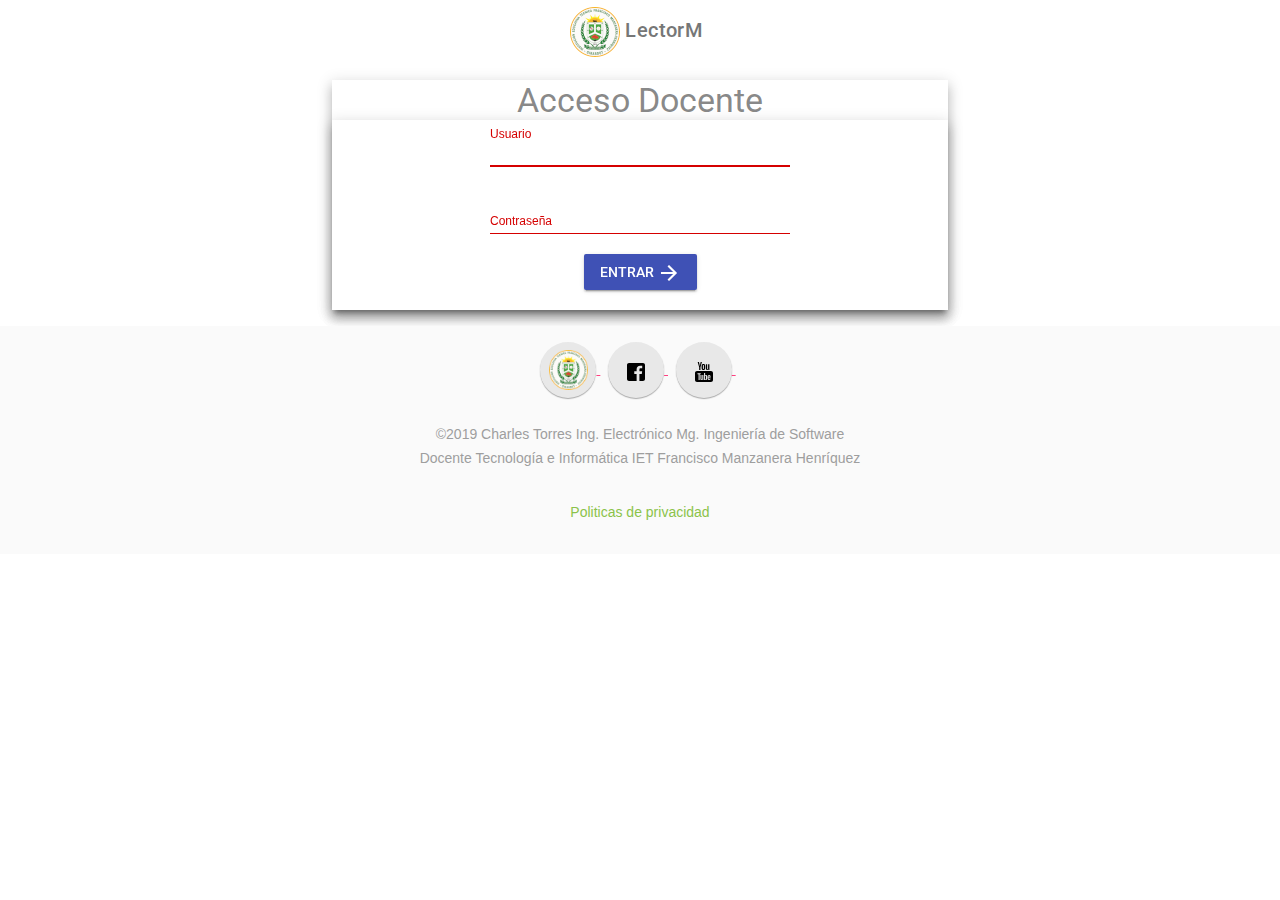
<file: admin/index.html>
<!doctype html>
<html lang="es">

<head>
  <meta charset="utf-8">
  <meta http-equiv="X-UA-Compatible" content="IE=edge">
  <meta name="description" content="Introducing Lollipop, a sweet new take on Android.">
  <meta name="viewport" content="width=device-width, initial-scale=1.0, minimum-scale=1.0">

  <link href="img/favicon.ico" rel="icon" type="image/x-icon">
  <title>LectorM Admin</title>

  <!-- Page styles -->
  <link rel="stylesheet"
    href="https://fonts.googleapis.com/css?family=Roboto:regular,bold,italic,thin,light,bolditalic,black,medium,300,400,500,700&amp;lang=es">
  <link rel="stylesheet" href="https://fonts.googleapis.com/icon?family=Material+Icons">
  <link rel="stylesheet" href="../css/material.css">
  <link rel="stylesheet" href="../css/styles.css">
  <link rel="stylesheet" href="css/estilos.css">
</head>

<body>
  <div class="mdl-layout mdl-js-layout mdl-layout--fixed-header">

    <div class="android-header mdl-layout__header mdl-layout__header--waterfall">
      <div class="mdl-layout__header-row">
        <!-- Add spacer, to align navigation to the right in desktop -->
        <span class="android-mobile-title1 mdl-layout-title">
          <div class="logo-font">
            <img src="../img/logomini.png">
            LectorM
          </div>
        </span>
      </div>
    </div>

    <div class="android-content mdl-layout__content">
      <a name="top"></a>
      <!-- ..::LOGIN::.. -->
      <div class="mdl-grid ">
        <div class="mdl-layout-spacer"></div>
        <div id="login" class="mdl-shadow--8dp mdl-typography--text-center mdl-cell mdl-cell--6-col">
          <div class="mdl-typography--display-1-color-contrast">
            Acceso Docente
          </div>
          <!-- Simple Textfield -->
          <form id="formAdminLogin" name="formAdminLogin" method="get" action="" class="mdl-shadow--8dp">

            <div class="mdl-textfield mdl-js-textfield mdl-textfield--floating-label">
              <input class="mdl-textfield__input" type="text" id="user" name="user" required autofocus>
              <label class="mdl-textfield__label" for="sample3">Usuario</label>
              <!-- <span class="mdl-textfield__error">Usuario invalido</span> -->
            </div>
            <br>
            <div class="mdl-textfield mdl-js-textfield mdl-textfield--floating-label">
              <input class="mdl-textfield__input" type="password" id="pass" name="pass" required>
              <label class="mdl-textfield__label" for="sample2">Contraseña</label>
              <!-- <span class="mdl-textfield__error">Contraseña invalida</span> -->
            </div>
            <!-- FAB button with ripple -->
            <div id="next">
              <button class="mdl-button mdl-js-button mdl-button--raised mdl-js-ripple-effect mdl-button--primary">
                Entrar
                <i class="material-icons">arrow_forward</i>
              </button>
            </div>
            <br>
          </form>
        </div>
        <div class="mdl-layout-spacer">
        </div>
      </div>
      <!-- ..::FIN LOGIN::.. -->

      <footer class="android-footer mdl-mega-footer mdl-typography--text-center">
        <div class="mdl-mega-footer--top-section">
          <!-- REDES SOCAILES  -->
          <div class="mdl-mega-footer--middle-section">
            <!-- iet -->
            <a href="http://www.ietfranciscomanzanerah.edu.co/" target="_blank">
              <button class="mdl-button  mdl-button--fab">
                <img src="../img/logomini.png" width="70%">
              </button>
            </a>
            &nbsp;
            <!-- Facebook -->
            <a href="https://www.facebook.com/IET-Francisco-Manzanera-Henr%C3%ADquez-Fanpage-366619123833810/"
              target="_blank">
              <button class="mdl-button  mdl-button--fab">
                <img src="../img/icons8-facebook-old.svg">
              </button>
            </a>
            &nbsp;
            <!-- Youtube -->
            <a href="https://www.youtube.com/channel/UCwS5QrR3h4CzHvSMzZ7qC5Q/videos?view=0&sort=dd&shelf_id=0"
              target="_blank">
              <button class="mdl-button  mdl-button--fab">
                <img src="../img/icons8-youtube.svg">
              </button>
            </a>
            &nbsp;
          </div>
          <!-- FIN REDES SOCAILES  -->
        </div>

        <div class="mdl-mega-footer--middle-section">
          <p class="mdl-typography--font-light">
            <br>
            ©2019 Charles Torres Ing. Electrónico Mg. Ingeniería de Software<br>
            Docente Tecnología e Informática IET Francisco Manzanera Henríquez
          </p>
        </div>

        <div class="mdl-mega-footer--bottom-section">
          <a class="android-link android-link-menu mdl-typography--font-light" id="version-dropdown">
            <a class="android-link mdl-typography--font-light" href="">Politicas de privacidad</a>
        </div>
      </footer>
    </div>
  </div>
  <script src="../js/jquery-3.4.1.min.js"></script>
  <script src="../js/material.min.js"></script>
  <script src="../js/jquery.validate.min.js"></script>
  <script src="../js/validateES.js"></script>
  <script src="js/login.js"></script>
</body>

</html>
</file>
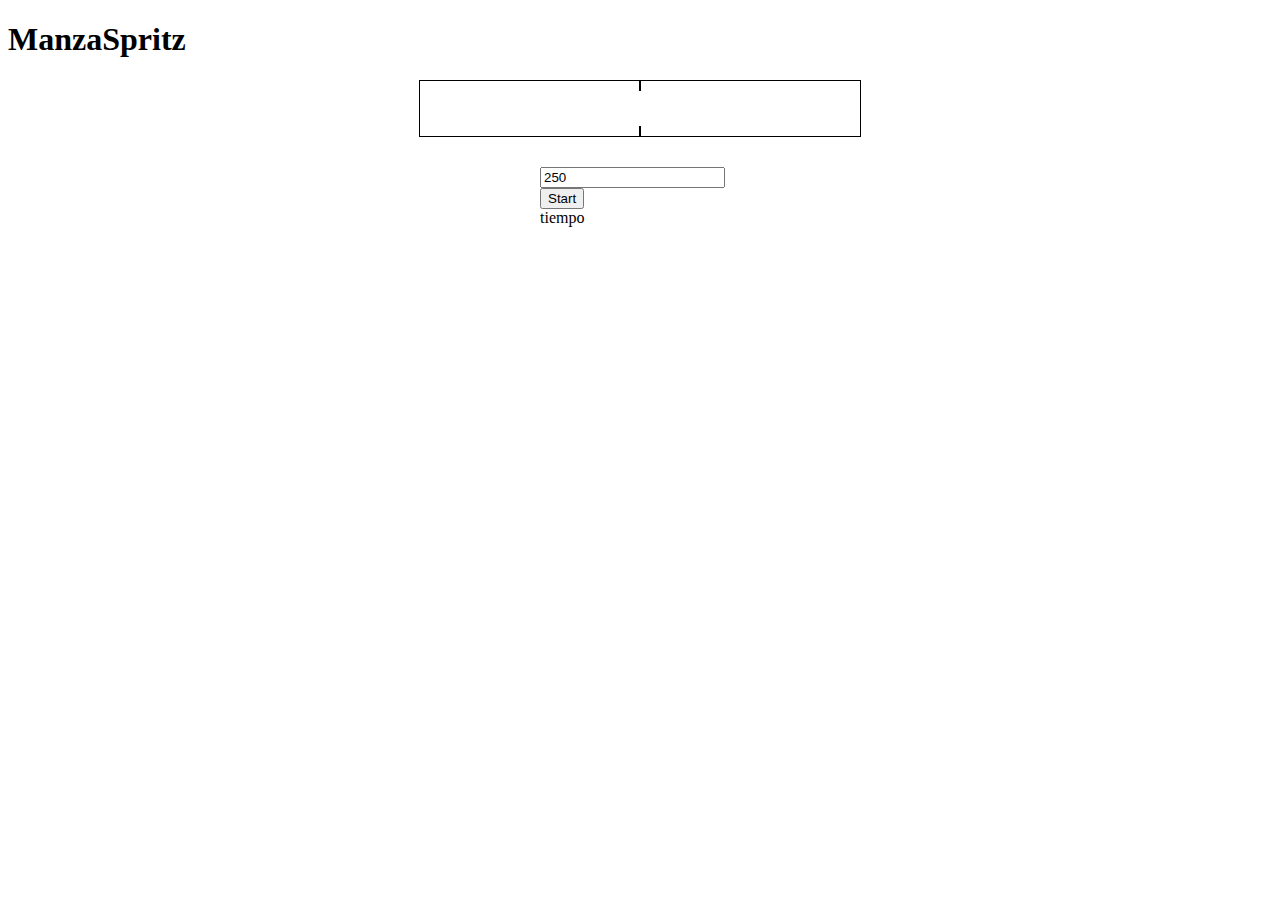
<file: manzaneraspritz/index.html>
<!DOCTYPE html>
<html lang="es">

<head>
    <meta charset="UTF-8">
    <meta name="viewport" content="width=device-width, initial-scale=1.0">
    <meta http-equiv="X-UA-Compatible" content="ie=edge">

    <link rel="stylesheet" type="text/css" href="css/spritzer.css">

    <title>ManzaSpritz</title>
</head>

<body>
    <h1>ManzaSpritz</h1>

    <p id="comment">Esto; es; muy... ¿interesante? (y ¡como! se ha señalado en otros comentarios, no es exactamente una
        idea
        nueva). Sin embargo, creo que su aplicación adecuada está en una herramienta para practicar la lectura, no para
        leer realmente las pruebas.
        Una cosa importante que este enfoque pierde es la no linealidad inherente del texto. Si me olvido de un hecho y
        quiero retroceder un poco, o quiero hacer una pausa por un momento y pensar en algo, puedo (al leer) sin
        siquiera pensar en ello. Incluso si este enfoque es más rápido en general, hace que leer sea más como escuchar
        audio o mirar un video; Es un gran dolor rebobinar o hacer una pausa.
        En segundo lugar, esto es en realidad más lento que la lectura a velocidad real o el skimming porque te obliga a
        leer cada palabra. Los lectores verdaderamente hábiles a menudo leerán material a un nivel muy superficial, solo
        se sumergirán y leerán consistentemente cuando se encuentren con un concepto novedoso. Esencialmente, pueden
        usar la compresión semántica para aumentar su velocidad de lectura con solo molestarse en leer lo que consideran
        relevante. Esto funciona en todos los niveles, desde la página hasta el capítulo, el párrafo y la oración. Por
        supuesto, no es perfecto, pero siempre es posible realizar una copia de seguridad si se descubre que se ha
        perdido información crucial.
        Finalmente, aunque esta herramienta es realmente excelente para romper el hábito de subvocalización que
        dificulta la mayoría de los lectores lentos, una vez que aprendes a leer sin subvocalizarlo, se vuelve un poco
        redundante. Por ejemplo, mirando a Spritz, aumenté la velocidad a 500. Se sentía bastante bien, como si
        estuviera leyendo rápido. Luego fui y tomé una prueba de velocidad de lectura tradicional y registré a 700
        palabras por minuto, con un 95% de comprensión. Así que no estoy seguro de que mi velocidad general sea mejor
        con Spritz.
        Dicho esto, probablemente seguiré volviendo a esto o tecnologías como esta, ahora que estoy al tanto de ellas.
        Parecen ser una muy buena manera de forzarse en la mentalidad de lectura veloz. Tengo la sensación de que hacer
        esto durante 60 segundos antes de una sesión de lectura normal mejoraría sustancialmente la velocidad de
        lectura.
    </p>

    <div id="reader">
        <div id="word"></div>
    </div>
    <div id="controles">
        <div>
            <input type="number" value="250" id="wpm">
            <button id="start">Start</button>
        </div>
        <div id="currentTimer">
            tiempo
        </div>
    </div>

    <script src="js/spritzer.js"></script>

</body>

</html>
</file>
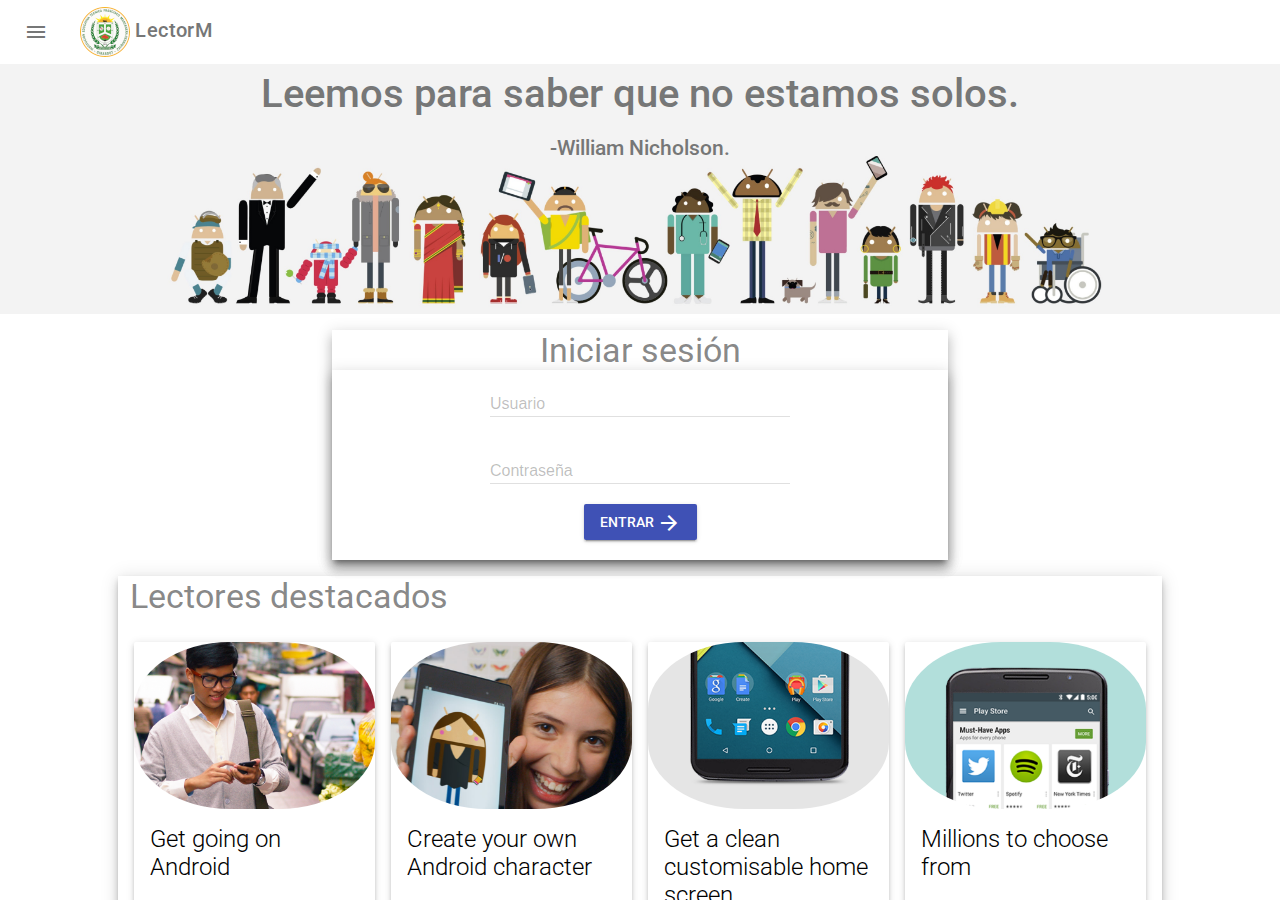
<file: index plantilla.html>
<!doctype html>
<html lang="es">

<head>
  <meta charset="utf-8">
  <meta http-equiv="X-UA-Compatible" content="IE=edge">
  <meta name="description" content="Introducing Lollipop, a sweet new take on Android.">
  <meta name="viewport" content="width=device-width, initial-scale=1.0, minimum-scale=1.0">

  <link href="img/favicon.ico" rel="icon" type="image/x-icon">
  <title>IETFMH Lector</title>

  <!-- Page styles -->
  <link rel="stylesheet"
    href="https://fonts.googleapis.com/css?family=Roboto:regular,bold,italic,thin,light,bolditalic,black,medium,300,400,500,700&amp;lang=es">
  <link rel="stylesheet" href="https://fonts.googleapis.com/icon?family=Material+Icons">
  <link rel="stylesheet" href="css/material.css">
  <link rel="stylesheet" href="css/styles.css">
  <link rel="stylesheet" href="css/estilos.css">
</head>

<body>
  <div class="mdl-layout mdl-js-layout mdl-layout--fixed-header">

    <div class="android-header mdl-layout__header mdl-layout__header--waterfall">
      <div class="mdl-layout__header-row">
        <span class="android-title mdl-layout-title">
          <div class="logo-font">
            <img src="img/logomini.png">
            LectorM
          </div>
        </span>
        <!-- Add spacer, to align navigation to the right in desktop -->
        <div class="android-header-spacer mdl-layout-spacer"></div>
        <span class="android-mobile-title mdl-layout-title">
          <div class="logo-font">
            <img src="img/logomini.png">
            LectorM
          </div>
        </span>
      </div>
    </div>

    <div class="android-drawer mdl-layout__drawer">
      <span class="mdl-layout-title">
        <img class="android-logo-image" src="img/android-logo-white.png">
      </span>
      <nav class="mdl-navigation">
        <a class="mdl-navigation__link" href="">Phones</a>
        <a class="mdl-navigation__link" href="">Tablets</a>
        <a class="mdl-navigation__link" href="">Wear</a>
        <a class="mdl-navigation__link" href="">TV</a>
        <a class="mdl-navigation__link" href="">Auto</a>
        <a class="mdl-navigation__link" href="">One</a>
        <a class="mdl-navigation__link" href="">Play</a>
        <div class="android-drawer-separator"></div>
        <span class="mdl-navigation__link" href="">Versions</span>
        <a class="mdl-navigation__link" href="">Lollipop 5.0</a>
        <a class="mdl-navigation__link" href="">KitKat 4.4</a>
        <a class="mdl-navigation__link" href="">Jelly Bean 4.3</a>
        <a class="mdl-navigation__link" href="">Android history</a>
        <div class="android-drawer-separator"></div>
        <span class="mdl-navigation__link" href="">Resources</span>
        <a class="mdl-navigation__link" href="">Official blog</a>
        <a class="mdl-navigation__link" href="">Android on Google+</a>
        <a class="mdl-navigation__link" href="">Android on Twitter</a>
        <div class="android-drawer-separator"></div>
        <span class="mdl-navigation__link" href="">For developers</span>
        <a class="mdl-navigation__link" href="">App developer resources</a>
        <a class="mdl-navigation__link" href="">Android Open Source Project</a>
        <a class="mdl-navigation__link" href="">Android SDK</a>
      </nav>
    </div>

    <div class="android-content mdl-layout__content">
      <a name="top"></a>
      <div class="android-be-together-section mdl-typography--text-center">
        <div class="logo-font android-slogan">
          Leemos para saber que no estamos solos.
        </div>
        <div class="logo-font android-sub-slogan">
          -William Nicholson.
        </div>
      </div>
      <!-- ..::LOGIN::.. -->
      <div class="mdl-grid ">
        <div class="mdl-layout-spacer"></div>
        <div id="login" class="mdl-shadow--8dp mdl-typography--text-center mdl-cell mdl-cell--6-col">
          <div class="mdl-typography--display-1-color-contrast">
            Iniciar sesión
          </div>
          <!-- Simple Textfield -->
          <form action="login.php" class="mdl-shadow--8dp">

            <div class="mdl-textfield mdl-js-textfield mdl-textfield--floating-label">
              <input class="mdl-textfield__input" type="text" id="user">
              <label class="mdl-textfield__label" for="sample3">Usuario</label>
              <span class="mdl-textfield__error">Usuario invalido</span>
            </div>
            <br>
            <div class="mdl-textfield mdl-js-textfield mdl-textfield--floating-label">
              <input class="mdl-textfield__input" type="password" id="pass">
              <label class="mdl-textfield__label" for="sample2">Contraseña</label>
              <span class="mdl-textfield__error">Contraseña invalida</span>
            </div>
            <!-- FAB button with ripple -->
            <div id="next">
              <button class="mdl-button mdl-js-button mdl-button--raised mdl-js-ripple-effect mdl-button--primary">
                Entrar
                <i class="material-icons">arrow_forward</i>
              </button>
            </div>
            <br>
          </form>
        </div>
        <div class="mdl-layout-spacer">
        </div>
      </div>
      <!-- ..::FIN LOGIN::.. -->

      <!-- LECTORES DEL MES -->
      <div class="android-more-section mdl-shadow--6dp">
        <div class="android-section-title mdl-typography--display-1-color-contrast">
          Lectores destacados
        </div>
        <div class="android-card-container mdl-grid">
          <div class="mdl-cell mdl-cell--3-col mdl-cell--4-col-tablet mdl-cell--4-col-phone mdl-card mdl-shadow--3dp">
            <div class="mdl-card__media">
              <img class="redondo" src="img/more-from-1.png">
            </div>
            <div class="mdl-card__title">
              <h4 class="mdl-card__title-text">Get going on Android</h4>
            </div>
            <div class="mdl-card__supporting-text">
              <span class="mdl-typography--font-light mdl-typography--subhead">Four tips to make your switch to Android
                quick and easy</span>
            </div>
          </div>

          <div class="mdl-cell mdl-cell--3-col mdl-cell--4-col-tablet mdl-cell--4-col-phone mdl-card mdl-shadow--3dp">
            <div class="mdl-card__media">
              <img class="redondo" src="img/more-from-4.png">
            </div>
            <div class="mdl-card__title">
              <h4 class="mdl-card__title-text">Create your own Android character</h4>
            </div>
            <div class="mdl-card__supporting-text">
              <span class="mdl-typography--font-light mdl-typography--subhead">Turn the little green Android mascot into
                you, your friends, anyone!</span>
            </div>
          </div>

          <div class="mdl-cell mdl-cell--3-col mdl-cell--4-col-tablet mdl-cell--4-col-phone mdl-card mdl-shadow--3dp">
            <div class="mdl-card__media">
              <img class="redondo" src="img/more-from-2.png">
            </div>
            <div class="mdl-card__title">
              <h4 class="mdl-card__title-text">Get a clean customisable home screen</h4>
            </div>
            <div class="mdl-card__supporting-text">
              <span class="mdl-typography--font-light mdl-typography--subhead">A clean, simple, customisable home screen
                that comes with the power of Google Now: Traffic alerts.</span>
            </div>
          </div>

          <div class="mdl-cell mdl-cell--3-col mdl-cell--4-col-tablet mdl-cell--4-col-phone mdl-card mdl-shadow--3dp">
            <div class="mdl-card__media">
              <img class="redondo" src="img/more-from-3.png">
            </div>
            <div class="mdl-card__title">
              <h4 class="mdl-card__title-text">Millions to choose from</h4>
            </div>
            <div class="mdl-card__supporting-text">
              <span class="mdl-typography--font-light mdl-typography--subhead">Hail a taxi, find a recipe, run through a
                temple – Google Play has all the apps and games that let you make your Android device uniquely
                yours.</span>
            </div>
          </div>

        </div>
      </div>
      <!-- FIN LECTORES DEL MES -->

      <footer class="android-footer mdl-mega-footer">
        <div class="mdl-mega-footer--top-section">
          <!-- REDES SOCAILES  -->
          <div class="mdl-mega-footer--left-section">
            <!-- iet -->
            <a href="http://www.ietfranciscomanzanerah.edu.co/" target="_blank">
              <button class="mdl-button  mdl-button--fab">
                <img src="img/logomini.png" width="70%">
              </button>
            </a>
            &nbsp;
            <!-- Facebook -->
            <a href="https://www.facebook.com/IET-Francisco-Manzanera-Henr%C3%ADquez-Fanpage-366619123833810/"
              target="_blank">
              <button class="mdl-button  mdl-button--fab">
                <img src="img/icons8-facebook-old.svg">
              </button>
            </a>
            &nbsp;
            <!-- Youtube -->
            <a href="https://www.youtube.com/channel/UCwS5QrR3h4CzHvSMzZ7qC5Q/videos?view=0&sort=dd&shelf_id=0"
              target="_blank">
              <button class="mdl-button  mdl-button--fab">
                <img src="img/icons8-youtube.svg">
              </button>
            </a>
            &nbsp;
          </div>
          <!-- FIN REDES SOCAILES  -->

          <div class="mdl-mega-footer--right-section">
            <a class="mdl-typography--font-light" href="#top">
              Regresar al inicio.
              <i class="material-icons">expand_less</i>
            </a>
          </div>
        </div>

        <div class="mdl-mega-footer--middle-section">
          <p class="mdl-typography--font-light">©2019 Charles Torres Ing. Electrónico Mg. Ingeniería de Software<br>
            Docente Tecnología e Informática IET Francisco Manzanera Henríquez
          </p>
        </div>

        <div class="mdl-mega-footer--bottom-section">
          <a class="android-link android-link-menu mdl-typography--font-light" id="version-dropdown">
            <a class="android-link mdl-typography--font-light" href="">Politicas de privacidad</a>
        </div>
      </footer>
    </div>
  </div>
  <script src="js/jquery-3.4.1.min.js"></script>
  <script src="js/material.min.js"></script>
  <script src="js/jquery.validate.min.js"></script>
</body>

</html>
</file>
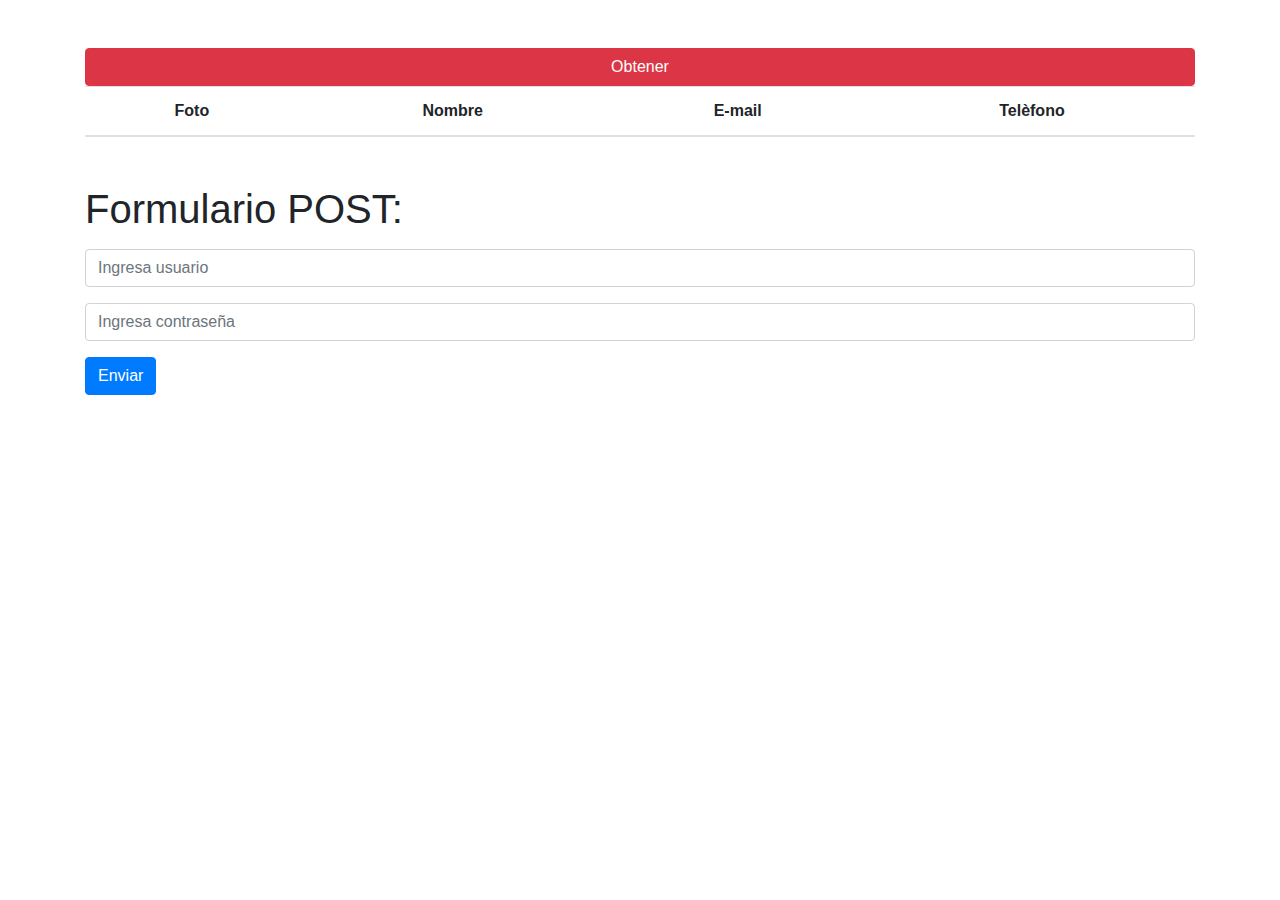
<file: manzaneraspritz/fetchapi.html>
<!DOCTYPE html>
<html lang="es">

<head>
    <meta charset="UTF-8">
    <meta name="viewport" content="width=device-width, initial-scale=1.0">
    <meta http-equiv="X-UA-Compatible" content="ie=edge">
    <!-- Bootstrap CSS -->
    <link rel="stylesheet" href="https://stackpath.bootstrapcdn.com/bootstrap/4.3.1/css/bootstrap.min.css"
        integrity="sha384-ggOyR0iXCbMQv3Xipma34MD+dH/1fQ784/j6cY/iJTQUOhcWr7x9JvoRxT2MZw1T" crossorigin="anonymous">
    <title>fetch API</title>
</head>

<body>

    <div class="container my-5 text-center">
        <button class="btn btn-danger w-100" id="btnObtener">Obtener</button>
        <table class="table">
            <thead>
                <tr>
                    <th scope="col">Foto</th>
                    <th scope="col">Nombre</th>
                    <th scope="col">E-mail</th>
                    <th scope="col">Telèfono</th>
                </tr>
            </thead>
            <tbody id="contenido">

            </tbody>
        </table>
    </div>

    <div class="container my-5">
        <h1>Formulario POST: </h1>
        <form id="formulario">
            <input type="text" name="usuario" class="form-control my-3" placeholder="Ingresa usuario">
            <input type="password" name="pass" class="form-control my-3" placeholder="Ingresa contraseña">
            <button type="submit" class="btn btn-primary">Enviar</button>
            <div id="respuesta"></div>
        </form>
    </div>

    <script src="https://code.jquery.com/jquery-3.4.0.min.js"
        integrity="sha256-BJeo0qm959uMBGb65z40ejJYGSgR7REI4+CW1fNKwOg=" crossorigin="anonymous"></script>
    <script src="https://cdnjs.cloudflare.com/ajax/libs/popper.js/1.14.7/umd/popper.min.js"
        integrity="sha384-UO2eT0CpHqdSJQ6hJty5KVphtPhzWj9WO1clHTMGa3JDZwrnQq4sF86dIHNDz0W1" crossorigin="anonymous">
    </script>
    <script src="https://stackpath.bootstrapcdn.com/bootstrap/4.3.1/js/bootstrap.min.js"
        integrity="sha384-JjSmVgyd0p3pXB1rRibZUAYoIIy6OrQ6VrjIEaFf/nJGzIxFDsf4x0xIM+B07jRM" crossorigin="anonymous">
    </script>
    <script src="js/fetchapi.js"></script>
</body>

</html>
</file>
<file: css/material.css>
/**
 * material-design-lite - Material Design Components in CSS, JS and HTML
 * @version v1.3.0
 * @license Apache-2.0
 * @copyright 2015 Google, Inc.
 * @link https://github.com/google/material-design-lite
 */
@charset "UTF-8";
/**
 * Copyright 2015 Google Inc. All Rights Reserved.
 *
 * Licensed under the Apache License, Version 2.0 (the "License");
 * you may not use this file except in compliance with the License.
 * You may obtain a copy of the License at
 *
 *      http://www.apache.org/licenses/LICENSE-2.0
 *
 * Unless required by applicable law or agreed to in writing, software
 * distributed under the License is distributed on an "AS IS" BASIS,
 * WITHOUT WARRANTIES OR CONDITIONS OF ANY KIND, either express or implied.
 * See the License for the specific language governing permissions and
 * limitations under the License.
 */
/* Material Design Lite */
/**
 * Copyright 2015 Google Inc. All Rights Reserved.
 *
 * Licensed under the Apache License, Version 2.0 (the "License");
 * you may not use this file except in compliance with the License.
 * You may obtain a copy of the License at
 *
 *      http://www.apache.org/licenses/LICENSE-2.0
 *
 * Unless required by applicable law or agreed to in writing, software
 * distributed under the License is distributed on an "AS IS" BASIS,
 * WITHOUT WARRANTIES OR CONDITIONS OF ANY KIND, either express or implied.
 * See the License for the specific language governing permissions and
 * limitations under the License.
 */
/*------------------------------------*    $CONTENTS
\*------------------------------------*/
/**
 * STYLE GUIDE VARIABLES------------------Declarations of Sass variables
 * -----Typography
 * -----Colors
 * -----Textfield
 * -----Switch
 * -----Spinner
 * -----Radio
 * -----Menu
 * -----List
 * -----Layout
 * -----Icon toggles
 * -----Footer
 * -----Column
 * -----Checkbox
 * -----Card
 * -----Button
 * -----Animation
 * -----Progress
 * -----Badge
 * -----Shadows
 * -----Grid
 * -----Data table
 * -----Dialog
 * -----Snackbar
 * -----Tooltip
 * -----Chip
 *
 * Even though all variables have the `!default` directive, most of them
 * should not be changed as they are dependent one another. This can cause
 * visual distortions (like alignment issues) that are hard to track down
 * and fix.
 */
/* ==========  TYPOGRAPHY  ========== */
/* We're splitting fonts into "preferred" and "performance" in order to optimize
   page loading. For important text, such as the body, we want it to load
   immediately and not wait for the web font load, whereas for other sections,
   such as headers and titles, we're OK with things taking a bit longer to load.
   We do have some optional classes and parameters in the mixins, in case you
   definitely want to make sure you're using the preferred font and don't mind
   the performance hit.
   We should be able to improve on this once CSS Font Loading L3 becomes more
   widely available.
*/
/* ==========  COLORS  ========== */
/**
*
* Material design color palettes.
* @see http://www.google.com/design/spec/style/color.html
*
**/
/**
 * Copyright 2015 Google Inc. All Rights Reserved.
 *
 * Licensed under the Apache License, Version 2.0 (the "License");
 * you may not use this file except in compliance with the License.
 * You may obtain a copy of the License at
 *
 *      http://www.apache.org/licenses/LICENSE-2.0
 *
 * Unless required by applicable law or agreed to in writing, software
 * distributed under the License is distributed on an "AS IS" BASIS,
 * WITHOUT WARRANTIES OR CONDITIONS OF ANY KIND, either express or implied.
 * See the License for the specific language governing permissions and
 * limitations under the License.
 */
/* ==========  Color Palettes  ========== */
/* colors.scss */
/**
 * Copyright 2015 Google Inc. All Rights Reserved.
 *
 * Licensed under the Apache License, Version 2.0 (the "License");
 * you may not use this file except in compliance with the License.
 * You may obtain a copy of the License at
 *
 *      http://www.apache.org/licenses/LICENSE-2.0
 *
 * Unless required by applicable law or agreed to in writing, software
 * distributed under the License is distributed on an "AS IS" BASIS,
 * WITHOUT WARRANTIES OR CONDITIONS OF ANY KIND, either express or implied.
 * See the License for the specific language governing permissions and
 * limitations under the License.
 */
/* ==========  IMAGES  ========== */
/* ==========  Color & Themes  ========== */
/* ==========  Typography  ========== */
/* ==========  Components  ========== */
/* ==========  Standard Buttons  ========== */
/* ==========  Icon Toggles  ========== */
/* ==========  Radio Buttons  ========== */
/* ==========  Ripple effect  ========== */
/* ==========  Layout  ========== */
/* ==========  Content Tabs  ========== */
/* ==========  Checkboxes  ========== */
/* ==========  Switches  ========== */
/* ==========  Spinner  ========== */
/* ==========  Text fields  ========== */
/* ==========  Card  ========== */
/* ==========  Sliders ========== */
/* ========== Progress ========== */
/* ==========  List ========== */
/* ==========  Item ========== */
/* ==========  Dropdown menu ========== */
/* ==========  Tooltips  ========== */
/* ==========  Footer  ========== */
/* TEXTFIELD */
/* SWITCH */
/* SPINNER */
/* RADIO */
/* MENU */
/* LIST */
/* LAYOUT */
/* ICON TOGGLE */
/* FOOTER */
/*mega-footer*/
/*mini-footer*/
/* CHECKBOX */
/* CARD */
/* Card dimensions */
/* Cover image */
/* BUTTON */
/**
 *
 * Dimensions
 *
 */
/* ANIMATION */
/* PROGRESS */
/* BADGE */
/* SHADOWS */
/* GRID */
/* DATA TABLE */
/* DIALOG */
/* SNACKBAR */
/* TOOLTIP */
/* CHIP */
/**
 * Copyright 2015 Google Inc. All Rights Reserved.
 *
 * Licensed under the Apache License, Version 2.0 (the "License");
 * you may not use this file except in compliance with the License.
 * You may obtain a copy of the License at
 *
 *      http://www.apache.org/licenses/LICENSE-2.0
 *
 * Unless required by applicable law or agreed to in writing, software
 * distributed under the License is distributed on an "AS IS" BASIS,
 * WITHOUT WARRANTIES OR CONDITIONS OF ANY KIND, either express or implied.
 * See the License for the specific language governing permissions and
 * limitations under the License.
 */
/* Typography */
/* Shadows */
/* Animations */
/* Dialog */
/**
 * Copyright 2015 Google Inc. All Rights Reserved.
 *
 * Licensed under the Apache License, Version 2.0 (the "License");
 * you may not use this file except in compliance with the License.
 * You may obtain a copy of the License at
 *
 *      http://www.apache.org/licenses/LICENSE-2.0
 *
 * Unless required by applicable law or agreed to in writing, software
 * distributed under the License is distributed on an "AS IS" BASIS,
 * WITHOUT WARRANTIES OR CONDITIONS OF ANY KIND, either express or implied.
 * See the License for the specific language governing permissions and
 * limitations under the License.
 */
/**
 * Copyright 2015 Google Inc. All Rights Reserved.
 *
 * Licensed under the Apache License, Version 2.0 (the "License");
 * you may not use this file except in compliance with the License.
 * You may obtain a copy of the License at
 *
 *      http://www.apache.org/licenses/LICENSE-2.0
 *
 * Unless required by applicable law or agreed to in writing, software
 * distributed under the License is distributed on an "AS IS" BASIS,
 * WITHOUT WARRANTIES OR CONDITIONS OF ANY KIND, either express or implied.
 * See the License for the specific language governing permissions and
 * limitations under the License.
 */
/**
 * Copyright 2015 Google Inc. All Rights Reserved.
 *
 * Licensed under the Apache License, Version 2.0 (the "License");
 * you may not use this file except in compliance with the License.
 * You may obtain a copy of the License at
 *
 *      http://www.apache.org/licenses/LICENSE-2.0
 *
 * Unless required by applicable law or agreed to in writing, software
 * distributed under the License is distributed on an "AS IS" BASIS,
 * WITHOUT WARRANTIES OR CONDITIONS OF ANY KIND, either express or implied.
 * See the License for the specific language governing permissions and
 * limitations under the License.
 */
/*------------------------------------*    $CONTENTS
\*------------------------------------*/
/**
 * STYLE GUIDE VARIABLES------------------Declarations of Sass variables
 * -----Typography
 * -----Colors
 * -----Textfield
 * -----Switch
 * -----Spinner
 * -----Radio
 * -----Menu
 * -----List
 * -----Layout
 * -----Icon toggles
 * -----Footer
 * -----Column
 * -----Checkbox
 * -----Card
 * -----Button
 * -----Animation
 * -----Progress
 * -----Badge
 * -----Shadows
 * -----Grid
 * -----Data table
 * -----Dialog
 * -----Snackbar
 * -----Tooltip
 * -----Chip
 *
 * Even though all variables have the `!default` directive, most of them
 * should not be changed as they are dependent one another. This can cause
 * visual distortions (like alignment issues) that are hard to track down
 * and fix.
 */
/* ==========  TYPOGRAPHY  ========== */
/* We're splitting fonts into "preferred" and "performance" in order to optimize
   page loading. For important text, such as the body, we want it to load
   immediately and not wait for the web font load, whereas for other sections,
   such as headers and titles, we're OK with things taking a bit longer to load.
   We do have some optional classes and parameters in the mixins, in case you
   definitely want to make sure you're using the preferred font and don't mind
   the performance hit.
   We should be able to improve on this once CSS Font Loading L3 becomes more
   widely available.
*/
/* ==========  COLORS  ========== */
/**
*
* Material design color palettes.
* @see http://www.google.com/design/spec/style/color.html
*
**/
/**
 * Copyright 2015 Google Inc. All Rights Reserved.
 *
 * Licensed under the Apache License, Version 2.0 (the "License");
 * you may not use this file except in compliance with the License.
 * You may obtain a copy of the License at
 *
 *      http://www.apache.org/licenses/LICENSE-2.0
 *
 * Unless required by applicable law or agreed to in writing, software
 * distributed under the License is distributed on an "AS IS" BASIS,
 * WITHOUT WARRANTIES OR CONDITIONS OF ANY KIND, either express or implied.
 * See the License for the specific language governing permissions and
 * limitations under the License.
 */
/* ==========  Color Palettes  ========== */
/* colors.scss */
/**
 * Copyright 2015 Google Inc. All Rights Reserved.
 *
 * Licensed under the Apache License, Version 2.0 (the "License");
 * you may not use this file except in compliance with the License.
 * You may obtain a copy of the License at
 *
 *      http://www.apache.org/licenses/LICENSE-2.0
 *
 * Unless required by applicable law or agreed to in writing, software
 * distributed under the License is distributed on an "AS IS" BASIS,
 * WITHOUT WARRANTIES OR CONDITIONS OF ANY KIND, either express or implied.
 * See the License for the specific language governing permissions and
 * limitations under the License.
 */
/* ==========  IMAGES  ========== */
/* ==========  Color & Themes  ========== */
/* ==========  Typography  ========== */
/* ==========  Components  ========== */
/* ==========  Standard Buttons  ========== */
/* ==========  Icon Toggles  ========== */
/* ==========  Radio Buttons  ========== */
/* ==========  Ripple effect  ========== */
/* ==========  Layout  ========== */
/* ==========  Content Tabs  ========== */
/* ==========  Checkboxes  ========== */
/* ==========  Switches  ========== */
/* ==========  Spinner  ========== */
/* ==========  Text fields  ========== */
/* ==========  Card  ========== */
/* ==========  Sliders ========== */
/* ========== Progress ========== */
/* ==========  List ========== */
/* ==========  Item ========== */
/* ==========  Dropdown menu ========== */
/* ==========  Tooltips  ========== */
/* ==========  Footer  ========== */
/* TEXTFIELD */
/* SWITCH */
/* SPINNER */
/* RADIO */
/* MENU */
/* LIST */
/* LAYOUT */
/* ICON TOGGLE */
/* FOOTER */
/*mega-footer*/
/*mini-footer*/
/* CHECKBOX */
/* CARD */
/* Card dimensions */
/* Cover image */
/* BUTTON */
/**
 *
 * Dimensions
 *
 */
/* ANIMATION */
/* PROGRESS */
/* BADGE */
/* SHADOWS */
/* GRID */
/* DATA TABLE */
/* DIALOG */
/* SNACKBAR */
/* TOOLTIP */
/* CHIP */
/*
 * What follows is the result of much research on cross-browser styling.
 * Credit left inline and big thanks to Nicolas Gallagher, Jonathan Neal,
 * Kroc Camen, and the H5BP dev community and team.
 */
/* ==========================================================================
   Base styles: opinionated defaults
   ========================================================================== */
html {
  color: rgba(0,0,0, 0.87);
  font-size: 1em;
  line-height: 1.4; }

/*
 * Remove text-shadow in selection highlight:
 * https://twitter.com/miketaylr/status/12228805301
 *
 * These selection rule sets have to be separate.
 * Customize the background color to match your design.
 */
::-moz-selection {
  background: #b3d4fc;
  text-shadow: none; }
::selection {
  background: #b3d4fc;
  text-shadow: none; }

/*
 * A better looking default horizontal rule
 */
hr {
  display: block;
  height: 1px;
  border: 0;
  border-top: 1px solid #ccc;
  margin: 1em 0;
  padding: 0; }

/*
 * Remove the gap between audio, canvas, iframes,
 * images, videos and the bottom of their containers:
 * https://github.com/h5bp/html5-boilerplate/issues/440
 */
audio,
canvas,
iframe,
img,
svg,
video {
  vertical-align: middle; }

/*
 * Remove default fieldset styles.
 */
fieldset {
  border: 0;
  margin: 0;
  padding: 0; }

/*
 * Allow only vertical resizing of textareas.
 */
textarea {
  resize: vertical; }

/* ==========================================================================
   Browser Upgrade Prompt
   ========================================================================== */
.browserupgrade {
  margin: 0.2em 0;
  background: #ccc;
  color: #000;
  padding: 0.2em 0; }

/* ==========================================================================
   Author's custom styles
   ========================================================================== */
/* ==========================================================================
   Helper classes
   ========================================================================== */
/*
 * Hide visually and from screen readers:
 */
.hidden {
  display: none !important; }

/*
 * Hide only visually, but have it available for screen readers:
 * http://snook.ca/archives/html_and_css/hiding-content-for-accessibility
 */
.visuallyhidden {
  border: 0;
  clip: rect(0 0 0 0);
  height: 1px;
  margin: -1px;
  overflow: hidden;
  padding: 0;
  position: absolute;
  width: 1px; }

/*
 * Extends the .visuallyhidden class to allow the element
 * to be focusable when navigated to via the keyboard:
 * https://www.drupal.org/node/897638
 */
.visuallyhidden.focusable:active,
.visuallyhidden.focusable:focus {
  clip: auto;
  height: auto;
  margin: 0;
  overflow: visible;
  position: static;
  width: auto; }

/*
 * Hide visually and from screen readers, but maintain layout
 */
.invisible {
  visibility: hidden; }

/*
 * Clearfix: contain floats
 *
 * For modern browsers
 * 1. The space content is one way to avoid an Opera bug when the
 *    `contenteditable` attribute is included anywhere else in the document.
 *    Otherwise it causes space to appear at the top and bottom of elements
 *    that receive the `clearfix` class.
 * 2. The use of `table` rather than `block` is only necessary if using
 *    `:before` to contain the top-margins of child elements.
 */
.clearfix:before,
.clearfix:after {
  content: " ";
  /* 1 */
  display: table;
  /* 2 */ }

.clearfix:after {
  clear: both; }

/* ==========================================================================
   EXAMPLE Media Queries for Responsive Design.
   These examples override the primary ('mobile first') styles.
   Modify as content requires.
   ========================================================================== */
@media only screen and (min-width: 35em) {
  /* Style adjustments for viewports that meet the condition */ }

@media print, (-webkit-min-device-pixel-ratio: 1.25), (min-resolution: 1.25dppx), (min-resolution: 120dpi) {
  /* Style adjustments for high resolution devices */ }

/* ==========================================================================
   Print styles.
   Inlined to avoid the additional HTTP request:
   http://www.phpied.com/delay-loading-your-print-css/
   ========================================================================== */
@media print {
  *,
  *:before,
  *:after,
  *:first-letter {
    background: transparent !important;
    color: #000 !important;
    /* Black prints faster: http://www.sanbeiji.com/archives/953 */
    box-shadow: none !important; }
  a,
  a:visited {
    text-decoration: underline; }
  a[href]:after {
    content: " (" attr(href) ")"; }
  abbr[title]:after {
    content: " (" attr(title) ")"; }
  /*
     * Don't show links that are fragment identifiers,
     * or use the `javascript:` pseudo protocol
     */
  a[href^="#"]:after,
  a[href^="javascript:"]:after {
    content: ""; }
  pre,
  blockquote {
    border: 1px solid #999;
    page-break-inside: avoid; }
  /*
     * Printing Tables:
     * http://css-discuss.incutio.com/wiki/Printing_Tables
     */
  thead {
    display: table-header-group; }
  tr,
  img {
    page-break-inside: avoid; }
  img {
    max-width: 100% !important; }
  p,
  h2,
  h3 {
    orphans: 3;
    widows: 3; }
  h2,
  h3 {
    page-break-after: avoid; } }

/**
 * Copyright 2015 Google Inc. All Rights Reserved.
 *
 * Licensed under the Apache License, Version 2.0 (the "License");
 * you may not use this file except in compliance with the License.
 * You may obtain a copy of the License at
 *
 *      http://www.apache.org/licenses/LICENSE-2.0
 *
 * Unless required by applicable law or agreed to in writing, software
 * distributed under the License is distributed on an "AS IS" BASIS,
 * WITHOUT WARRANTIES OR CONDITIONS OF ANY KIND, either express or implied.
 * See the License for the specific language governing permissions and
 * limitations under the License.
 */
/* Remove the unwanted box around FAB buttons */
/* More info: http://goo.gl/IPwKi */
a, .mdl-accordion, .mdl-button, .mdl-card, .mdl-checkbox, .mdl-dropdown-menu,
.mdl-icon-toggle, .mdl-item, .mdl-radio, .mdl-slider, .mdl-switch, .mdl-tabs__tab {
  -webkit-tap-highlight-color: transparent;
  -webkit-tap-highlight-color: rgba(255, 255, 255, 0); }

/*
 * Make html take up the entire screen
 * Then set touch-action to avoid touch delay on mobile IE
 */
html {
  width: 100%;
  height: 100%;
  -ms-touch-action: manipulation;
  touch-action: manipulation; }

/*
* Make body take up the entire screen
* Remove body margin so layout containers don't cause extra overflow.
*/
body {
  width: 100%;
  min-height: 100%;
  margin: 0; }

/*
 * Main display reset for IE support.
 * Source: http://weblog.west-wind.com/posts/2015/Jan/12/main-HTML5-Tag-not-working-in-Internet-Explorer-91011
 */
main {
  display: block; }

/*
* Apply no display to elements with the hidden attribute.
* IE 9 and 10 support.
*/
*[hidden] {
  display: none !important; }

/**
 * Copyright 2015 Google Inc. All Rights Reserved.
 *
 * Licensed under the Apache License, Version 2.0 (the "License");
 * you may not use this file except in compliance with the License.
 * You may obtain a copy of the License at
 *
 *      http://www.apache.org/licenses/LICENSE-2.0
 *
 * Unless required by applicable law or agreed to in writing, software
 * distributed under the License is distributed on an "AS IS" BASIS,
 * WITHOUT WARRANTIES OR CONDITIONS OF ANY KIND, either express or implied.
 * See the License for the specific language governing permissions and
 * limitations under the License.
 */
/**
 * Copyright 2015 Google Inc. All Rights Reserved.
 *
 * Licensed under the Apache License, Version 2.0 (the "License");
 * you may not use this file except in compliance with the License.
 * You may obtain a copy of the License at
 *
 *      http://www.apache.org/licenses/LICENSE-2.0
 *
 * Unless required by applicable law or agreed to in writing, software
 * distributed under the License is distributed on an "AS IS" BASIS,
 * WITHOUT WARRANTIES OR CONDITIONS OF ANY KIND, either express or implied.
 * See the License for the specific language governing permissions and
 * limitations under the License.
 */
/*------------------------------------*    $CONTENTS
\*------------------------------------*/
/**
 * STYLE GUIDE VARIABLES------------------Declarations of Sass variables
 * -----Typography
 * -----Colors
 * -----Textfield
 * -----Switch
 * -----Spinner
 * -----Radio
 * -----Menu
 * -----List
 * -----Layout
 * -----Icon toggles
 * -----Footer
 * -----Column
 * -----Checkbox
 * -----Card
 * -----Button
 * -----Animation
 * -----Progress
 * -----Badge
 * -----Shadows
 * -----Grid
 * -----Data table
 * -----Dialog
 * -----Snackbar
 * -----Tooltip
 * -----Chip
 *
 * Even though all variables have the `!default` directive, most of them
 * should not be changed as they are dependent one another. This can cause
 * visual distortions (like alignment issues) that are hard to track down
 * and fix.
 */
/* ==========  TYPOGRAPHY  ========== */
/* We're splitting fonts into "preferred" and "performance" in order to optimize
   page loading. For important text, such as the body, we want it to load
   immediately and not wait for the web font load, whereas for other sections,
   such as headers and titles, we're OK with things taking a bit longer to load.
   We do have some optional classes and parameters in the mixins, in case you
   definitely want to make sure you're using the preferred font and don't mind
   the performance hit.
   We should be able to improve on this once CSS Font Loading L3 becomes more
   widely available.
*/
/* ==========  COLORS  ========== */
/**
*
* Material design color palettes.
* @see http://www.google.com/design/spec/style/color.html
*
**/
/**
 * Copyright 2015 Google Inc. All Rights Reserved.
 *
 * Licensed under the Apache License, Version 2.0 (the "License");
 * you may not use this file except in compliance with the License.
 * You may obtain a copy of the License at
 *
 *      http://www.apache.org/licenses/LICENSE-2.0
 *
 * Unless required by applicable law or agreed to in writing, software
 * distributed under the License is distributed on an "AS IS" BASIS,
 * WITHOUT WARRANTIES OR CONDITIONS OF ANY KIND, either express or implied.
 * See the License for the specific language governing permissions and
 * limitations under the License.
 */
/* ==========  Color Palettes  ========== */
/* colors.scss */
/**
 * Copyright 2015 Google Inc. All Rights Reserved.
 *
 * Licensed under the Apache License, Version 2.0 (the "License");
 * you may not use this file except in compliance with the License.
 * You may obtain a copy of the License at
 *
 *      http://www.apache.org/licenses/LICENSE-2.0
 *
 * Unless required by applicable law or agreed to in writing, software
 * distributed under the License is distributed on an "AS IS" BASIS,
 * WITHOUT WARRANTIES OR CONDITIONS OF ANY KIND, either express or implied.
 * See the License for the specific language governing permissions and
 * limitations under the License.
 */
/* ==========  IMAGES  ========== */
/* ==========  Color & Themes  ========== */
/* ==========  Typography  ========== */
/* ==========  Components  ========== */
/* ==========  Standard Buttons  ========== */
/* ==========  Icon Toggles  ========== */
/* ==========  Radio Buttons  ========== */
/* ==========  Ripple effect  ========== */
/* ==========  Layout  ========== */
/* ==========  Content Tabs  ========== */
/* ==========  Checkboxes  ========== */
/* ==========  Switches  ========== */
/* ==========  Spinner  ========== */
/* ==========  Text fields  ========== */
/* ==========  Card  ========== */
/* ==========  Sliders ========== */
/* ========== Progress ========== */
/* ==========  List ========== */
/* ==========  Item ========== */
/* ==========  Dropdown menu ========== */
/* ==========  Tooltips  ========== */
/* ==========  Footer  ========== */
/* TEXTFIELD */
/* SWITCH */
/* SPINNER */
/* RADIO */
/* MENU */
/* LIST */
/* LAYOUT */
/* ICON TOGGLE */
/* FOOTER */
/*mega-footer*/
/*mini-footer*/
/* CHECKBOX */
/* CARD */
/* Card dimensions */
/* Cover image */
/* BUTTON */
/**
 *
 * Dimensions
 *
 */
/* ANIMATION */
/* PROGRESS */
/* BADGE */
/* SHADOWS */
/* GRID */
/* DATA TABLE */
/* DIALOG */
/* SNACKBAR */
/* TOOLTIP */
/* CHIP */
/**
 * Copyright 2015 Google Inc. All Rights Reserved.
 *
 * Licensed under the Apache License, Version 2.0 (the "License");
 * you may not use this file except in compliance with the License.
 * You may obtain a copy of the License at
 *
 *      http://www.apache.org/licenses/LICENSE-2.0
 *
 * Unless required by applicable law or agreed to in writing, software
 * distributed under the License is distributed on an "AS IS" BASIS,
 * WITHOUT WARRANTIES OR CONDITIONS OF ANY KIND, either express or implied.
 * See the License for the specific language governing permissions and
 * limitations under the License.
 */
/* Typography */
/* Shadows */
/* Animations */
/* Dialog */
html, body {
  font-family: "Helvetica", "Arial", sans-serif;
  font-size: 14px;
  font-weight: 400;
  line-height: 20px; }

h1, h2, h3, h4, h5, h6, p {
  margin: 0;
  padding: 0; }

/**
  * Styles for HTML elements
  */
h1 small, h2 small, h3 small, h4 small, h5 small, h6 small {
  font-family: "Roboto", "Helvetica", "Arial", sans-serif;
  font-size: 56px;
  font-weight: 400;
  line-height: 1.35;
  letter-spacing: -0.02em;
  opacity: 0.54;
  font-size: 0.6em; }

h1 {
  font-family: "Roboto", "Helvetica", "Arial", sans-serif;
  font-size: 56px;
  font-weight: 400;
  line-height: 1.35;
  letter-spacing: -0.02em;
  margin-top: 24px;
  margin-bottom: 24px; }

h2 {
  font-family: "Roboto", "Helvetica", "Arial", sans-serif;
  font-size: 45px;
  font-weight: 400;
  line-height: 48px;
  margin-top: 24px;
  margin-bottom: 24px; }

h3 {
  font-family: "Roboto", "Helvetica", "Arial", sans-serif;
  font-size: 34px;
  font-weight: 400;
  line-height: 40px;
  margin-top: 24px;
  margin-bottom: 24px; }

h4 {
  font-family: "Roboto", "Helvetica", "Arial", sans-serif;
  font-size: 24px;
  font-weight: 400;
  line-height: 32px;
  -moz-osx-font-smoothing: grayscale;
  margin-top: 24px;
  margin-bottom: 16px; }

h5 {
  font-family: "Roboto", "Helvetica", "Arial", sans-serif;
  font-size: 20px;
  font-weight: 500;
  line-height: 1;
  letter-spacing: 0.02em;
  margin-top: 24px;
  margin-bottom: 16px; }

h6 {
  font-family: "Roboto", "Helvetica", "Arial", sans-serif;
  font-size: 16px;
  font-weight: 400;
  line-height: 24px;
  letter-spacing: 0.04em;
  margin-top: 24px;
  margin-bottom: 16px; }

p {
  font-size: 14px;
  font-weight: 400;
  line-height: 24px;
  letter-spacing: 0;
  margin-bottom: 16px; }

a {
  color: rgb(255,64,129);
  font-weight: 500; }

blockquote {
  font-family: "Roboto", "Helvetica", "Arial", sans-serif;
  position: relative;
  font-size: 24px;
  font-weight: 300;
  font-style: italic;
  line-height: 1.35;
  letter-spacing: 0.08em; }
  blockquote:before {
    position: absolute;
    left: -0.5em;
    content: '“'; }
  blockquote:after {
    content: '”';
    margin-left: -0.05em; }

mark {
  background-color: #f4ff81; }

dt {
  font-weight: 700; }

address {
  font-size: 12px;
  font-weight: 400;
  line-height: 1;
  letter-spacing: 0;
  font-style: normal; }

ul, ol {
  font-size: 14px;
  font-weight: 400;
  line-height: 24px;
  letter-spacing: 0; }

/**
 * Class Name Styles
 */
.mdl-typography--display-4 {
  font-family: "Roboto", "Helvetica", "Arial", sans-serif;
  font-size: 112px;
  font-weight: 300;
  line-height: 1;
  letter-spacing: -0.04em; }

.mdl-typography--display-4-color-contrast {
  font-family: "Roboto", "Helvetica", "Arial", sans-serif;
  font-size: 112px;
  font-weight: 300;
  line-height: 1;
  letter-spacing: -0.04em;
  opacity: 0.54; }

.mdl-typography--display-3 {
  font-family: "Roboto", "Helvetica", "Arial", sans-serif;
  font-size: 56px;
  font-weight: 400;
  line-height: 1.35;
  letter-spacing: -0.02em; }

.mdl-typography--display-3-color-contrast {
  font-family: "Roboto", "Helvetica", "Arial", sans-serif;
  font-size: 56px;
  font-weight: 400;
  line-height: 1.35;
  letter-spacing: -0.02em;
  opacity: 0.54; }

.mdl-typography--display-2 {
  font-family: "Roboto", "Helvetica", "Arial", sans-serif;
  font-size: 45px;
  font-weight: 400;
  line-height: 48px; }

.mdl-typography--display-2-color-contrast {
  font-family: "Roboto", "Helvetica", "Arial", sans-serif;
  font-size: 45px;
  font-weight: 400;
  line-height: 48px;
  opacity: 0.54; }

.mdl-typography--display-1 {
  font-family: "Roboto", "Helvetica", "Arial", sans-serif;
  font-size: 34px;
  font-weight: 400;
  line-height: 40px; }

.mdl-typography--display-1-color-contrast {
  font-family: "Roboto", "Helvetica", "Arial", sans-serif;
  font-size: 34px;
  font-weight: 400;
  line-height: 40px;
  opacity: 0.54; }

.mdl-typography--headline {
  font-family: "Roboto", "Helvetica", "Arial", sans-serif;
  font-size: 24px;
  font-weight: 400;
  line-height: 32px;
  -moz-osx-font-smoothing: grayscale; }

.mdl-typography--headline-color-contrast {
  font-family: "Roboto", "Helvetica", "Arial", sans-serif;
  font-size: 24px;
  font-weight: 400;
  line-height: 32px;
  -moz-osx-font-smoothing: grayscale;
  opacity: 0.87; }

.mdl-typography--title {
  font-family: "Roboto", "Helvetica", "Arial", sans-serif;
  font-size: 20px;
  font-weight: 500;
  line-height: 1;
  letter-spacing: 0.02em; }

.mdl-typography--title-color-contrast {
  font-family: "Roboto", "Helvetica", "Arial", sans-serif;
  font-size: 20px;
  font-weight: 500;
  line-height: 1;
  letter-spacing: 0.02em;
  opacity: 0.87; }

.mdl-typography--subhead {
  font-family: "Roboto", "Helvetica", "Arial", sans-serif;
  font-size: 16px;
  font-weight: 400;
  line-height: 24px;
  letter-spacing: 0.04em; }

.mdl-typography--subhead-color-contrast {
  font-family: "Roboto", "Helvetica", "Arial", sans-serif;
  font-size: 16px;
  font-weight: 400;
  line-height: 24px;
  letter-spacing: 0.04em;
  opacity: 0.87; }

.mdl-typography--body-2 {
  font-size: 14px;
  font-weight: bold;
  line-height: 24px;
  letter-spacing: 0; }

.mdl-typography--body-2-color-contrast {
  font-size: 14px;
  font-weight: bold;
  line-height: 24px;
  letter-spacing: 0;
  opacity: 0.87; }

.mdl-typography--body-1 {
  font-size: 14px;
  font-weight: 400;
  line-height: 24px;
  letter-spacing: 0; }

.mdl-typography--body-1-color-contrast {
  font-size: 14px;
  font-weight: 400;
  line-height: 24px;
  letter-spacing: 0;
  opacity: 0.87; }

.mdl-typography--body-2-force-preferred-font {
  font-family: "Roboto", "Helvetica", "Arial", sans-serif;
  font-size: 14px;
  font-weight: 500;
  line-height: 24px;
  letter-spacing: 0; }

.mdl-typography--body-2-force-preferred-font-color-contrast {
  font-family: "Roboto", "Helvetica", "Arial", sans-serif;
  font-size: 14px;
  font-weight: 500;
  line-height: 24px;
  letter-spacing: 0;
  opacity: 0.87; }

.mdl-typography--body-1-force-preferred-font {
  font-family: "Roboto", "Helvetica", "Arial", sans-serif;
  font-size: 14px;
  font-weight: 400;
  line-height: 24px;
  letter-spacing: 0; }

.mdl-typography--body-1-force-preferred-font-color-contrast {
  font-family: "Roboto", "Helvetica", "Arial", sans-serif;
  font-size: 14px;
  font-weight: 400;
  line-height: 24px;
  letter-spacing: 0;
  opacity: 0.87; }

.mdl-typography--caption {
  font-size: 12px;
  font-weight: 400;
  line-height: 1;
  letter-spacing: 0; }

.mdl-typography--caption-force-preferred-font {
  font-family: "Roboto", "Helvetica", "Arial", sans-serif;
  font-size: 12px;
  font-weight: 400;
  line-height: 1;
  letter-spacing: 0; }

.mdl-typography--caption-color-contrast {
  font-size: 12px;
  font-weight: 400;
  line-height: 1;
  letter-spacing: 0;
  opacity: 0.54; }

.mdl-typography--caption-force-preferred-font-color-contrast {
  font-family: "Roboto", "Helvetica", "Arial", sans-serif;
  font-size: 12px;
  font-weight: 400;
  line-height: 1;
  letter-spacing: 0;
  opacity: 0.54; }

.mdl-typography--menu {
  font-family: "Roboto", "Helvetica", "Arial", sans-serif;
  font-size: 14px;
  font-weight: 500;
  line-height: 1;
  letter-spacing: 0; }

.mdl-typography--menu-color-contrast {
  font-family: "Roboto", "Helvetica", "Arial", sans-serif;
  font-size: 14px;
  font-weight: 500;
  line-height: 1;
  letter-spacing: 0;
  opacity: 0.87; }

.mdl-typography--button {
  font-family: "Roboto", "Helvetica", "Arial", sans-serif;
  font-size: 14px;
  font-weight: 500;
  text-transform: uppercase;
  line-height: 1;
  letter-spacing: 0; }

.mdl-typography--button-color-contrast {
  font-family: "Roboto", "Helvetica", "Arial", sans-serif;
  font-size: 14px;
  font-weight: 500;
  text-transform: uppercase;
  line-height: 1;
  letter-spacing: 0;
  opacity: 0.87; }

.mdl-typography--text-left {
  text-align: left; }

.mdl-typography--text-right {
  text-align: right; }

.mdl-typography--text-center {
  text-align: center; }

.mdl-typography--text-justify {
  text-align: justify; }

.mdl-typography--text-nowrap {
  white-space: nowrap; }

.mdl-typography--text-lowercase {
  text-transform: lowercase; }

.mdl-typography--text-uppercase {
  text-transform: uppercase; }

.mdl-typography--text-capitalize {
  text-transform: capitalize; }

.mdl-typography--font-thin {
  font-weight: 200 !important; }

.mdl-typography--font-light {
  font-weight: 300 !important; }

.mdl-typography--font-regular {
  font-weight: 400 !important; }

.mdl-typography--font-medium {
  font-weight: 500 !important; }

.mdl-typography--font-bold {
  font-weight: 700 !important; }

.mdl-typography--font-black {
  font-weight: 900 !important; }

.material-icons {
  font-family: 'Material Icons';
  font-weight: normal;
  font-style: normal;
  font-size: 24px;
  line-height: 1;
  letter-spacing: normal;
  text-transform: none;
  display: inline-block;
  word-wrap: normal;
  -moz-font-feature-settings: 'liga';
       font-feature-settings: 'liga';
  -webkit-font-feature-settings: 'liga';
  -webkit-font-smoothing: antialiased; }

/**
 * Copyright 2015 Google Inc. All Rights Reserved.
 *
 * Licensed under the Apache License, Version 2.0 (the "License");
 * you may not use this file except in compliance with the License.
 * You may obtain a copy of the License at
 *
 *      http://www.apache.org/licenses/LICENSE-2.0
 *
 * Unless required by applicable law or agreed to in writing, software
 * distributed under the License is distributed on an "AS IS" BASIS,
 * WITHOUT WARRANTIES OR CONDITIONS OF ANY KIND, either express or implied.
 * See the License for the specific language governing permissions and
 * limitations under the License.
 */
/**
 * Copyright 2015 Google Inc. All Rights Reserved.
 *
 * Licensed under the Apache License, Version 2.0 (the "License");
 * you may not use this file except in compliance with the License.
 * You may obtain a copy of the License at
 *
 *      http://www.apache.org/licenses/LICENSE-2.0
 *
 * Unless required by applicable law or agreed to in writing, software
 * distributed under the License is distributed on an "AS IS" BASIS,
 * WITHOUT WARRANTIES OR CONDITIONS OF ANY KIND, either express or implied.
 * See the License for the specific language governing permissions and
 * limitations under the License.
 */
/*------------------------------------*    $CONTENTS
\*------------------------------------*/
/**
 * STYLE GUIDE VARIABLES------------------Declarations of Sass variables
 * -----Typography
 * -----Colors
 * -----Textfield
 * -----Switch
 * -----Spinner
 * -----Radio
 * -----Menu
 * -----List
 * -----Layout
 * -----Icon toggles
 * -----Footer
 * -----Column
 * -----Checkbox
 * -----Card
 * -----Button
 * -----Animation
 * -----Progress
 * -----Badge
 * -----Shadows
 * -----Grid
 * -----Data table
 * -----Dialog
 * -----Snackbar
 * -----Tooltip
 * -----Chip
 *
 * Even though all variables have the `!default` directive, most of them
 * should not be changed as they are dependent one another. This can cause
 * visual distortions (like alignment issues) that are hard to track down
 * and fix.
 */
/* ==========  TYPOGRAPHY  ========== */
/* We're splitting fonts into "preferred" and "performance" in order to optimize
   page loading. For important text, such as the body, we want it to load
   immediately and not wait for the web font load, whereas for other sections,
   such as headers and titles, we're OK with things taking a bit longer to load.
   We do have some optional classes and parameters in the mixins, in case you
   definitely want to make sure you're using the preferred font and don't mind
   the performance hit.
   We should be able to improve on this once CSS Font Loading L3 becomes more
   widely available.
*/
/* ==========  COLORS  ========== */
/**
*
* Material design color palettes.
* @see http://www.google.com/design/spec/style/color.html
*
**/
/**
 * Copyright 2015 Google Inc. All Rights Reserved.
 *
 * Licensed under the Apache License, Version 2.0 (the "License");
 * you may not use this file except in compliance with the License.
 * You may obtain a copy of the License at
 *
 *      http://www.apache.org/licenses/LICENSE-2.0
 *
 * Unless required by applicable law or agreed to in writing, software
 * distributed under the License is distributed on an "AS IS" BASIS,
 * WITHOUT WARRANTIES OR CONDITIONS OF ANY KIND, either express or implied.
 * See the License for the specific language governing permissions and
 * limitations under the License.
 */
/* ==========  Color Palettes  ========== */
/* colors.scss */
/**
 * Copyright 2015 Google Inc. All Rights Reserved.
 *
 * Licensed under the Apache License, Version 2.0 (the "License");
 * you may not use this file except in compliance with the License.
 * You may obtain a copy of the License at
 *
 *      http://www.apache.org/licenses/LICENSE-2.0
 *
 * Unless required by applicable law or agreed to in writing, software
 * distributed under the License is distributed on an "AS IS" BASIS,
 * WITHOUT WARRANTIES OR CONDITIONS OF ANY KIND, either express or implied.
 * See the License for the specific language governing permissions and
 * limitations under the License.
 */
/* ==========  IMAGES  ========== */
/* ==========  Color & Themes  ========== */
/* ==========  Typography  ========== */
/* ==========  Components  ========== */
/* ==========  Standard Buttons  ========== */
/* ==========  Icon Toggles  ========== */
/* ==========  Radio Buttons  ========== */
/* ==========  Ripple effect  ========== */
/* ==========  Layout  ========== */
/* ==========  Content Tabs  ========== */
/* ==========  Checkboxes  ========== */
/* ==========  Switches  ========== */
/* ==========  Spinner  ========== */
/* ==========  Text fields  ========== */
/* ==========  Card  ========== */
/* ==========  Sliders ========== */
/* ========== Progress ========== */
/* ==========  List ========== */
/* ==========  Item ========== */
/* ==========  Dropdown menu ========== */
/* ==========  Tooltips  ========== */
/* ==========  Footer  ========== */
/* TEXTFIELD */
/* SWITCH */
/* SPINNER */
/* RADIO */
/* MENU */
/* LIST */
/* LAYOUT */
/* ICON TOGGLE */
/* FOOTER */
/*mega-footer*/
/*mini-footer*/
/* CHECKBOX */
/* CARD */
/* Card dimensions */
/* Cover image */
/* BUTTON */
/**
 *
 * Dimensions
 *
 */
/* ANIMATION */
/* PROGRESS */
/* BADGE */
/* SHADOWS */
/* GRID */
/* DATA TABLE */
/* DIALOG */
/* SNACKBAR */
/* TOOLTIP */
/* CHIP */
.mdl-color-text--red {
  color: rgb(244,67,54) !important; }

.mdl-color--red {
  background-color: rgb(244,67,54) !important; }

.mdl-color-text--red-50 {
  color: rgb(255,235,238) !important; }

.mdl-color--red-50 {
  background-color: rgb(255,235,238) !important; }

.mdl-color-text--red-100 {
  color: rgb(255,205,210) !important; }

.mdl-color--red-100 {
  background-color: rgb(255,205,210) !important; }

.mdl-color-text--red-200 {
  color: rgb(239,154,154) !important; }

.mdl-color--red-200 {
  background-color: rgb(239,154,154) !important; }

.mdl-color-text--red-300 {
  color: rgb(229,115,115) !important; }

.mdl-color--red-300 {
  background-color: rgb(229,115,115) !important; }

.mdl-color-text--red-400 {
  color: rgb(239,83,80) !important; }

.mdl-color--red-400 {
  background-color: rgb(239,83,80) !important; }

.mdl-color-text--red-500 {
  color: rgb(244,67,54) !important; }

.mdl-color--red-500 {
  background-color: rgb(244,67,54) !important; }

.mdl-color-text--red-600 {
  color: rgb(229,57,53) !important; }

.mdl-color--red-600 {
  background-color: rgb(229,57,53) !important; }

.mdl-color-text--red-700 {
  color: rgb(211,47,47) !important; }

.mdl-color--red-700 {
  background-color: rgb(211,47,47) !important; }

.mdl-color-text--red-800 {
  color: rgb(198,40,40) !important; }

.mdl-color--red-800 {
  background-color: rgb(198,40,40) !important; }

.mdl-color-text--red-900 {
  color: rgb(183,28,28) !important; }

.mdl-color--red-900 {
  background-color: rgb(183,28,28) !important; }

.mdl-color-text--red-A100 {
  color: rgb(255,138,128) !important; }

.mdl-color--red-A100 {
  background-color: rgb(255,138,128) !important; }

.mdl-color-text--red-A200 {
  color: rgb(255,82,82) !important; }

.mdl-color--red-A200 {
  background-color: rgb(255,82,82) !important; }

.mdl-color-text--red-A400 {
  color: rgb(255,23,68) !important; }

.mdl-color--red-A400 {
  background-color: rgb(255,23,68) !important; }

.mdl-color-text--red-A700 {
  color: rgb(213,0,0) !important; }

.mdl-color--red-A700 {
  background-color: rgb(213,0,0) !important; }

.mdl-color-text--pink {
  color: rgb(233,30,99) !important; }

.mdl-color--pink {
  background-color: rgb(233,30,99) !important; }

.mdl-color-text--pink-50 {
  color: rgb(252,228,236) !important; }

.mdl-color--pink-50 {
  background-color: rgb(252,228,236) !important; }

.mdl-color-text--pink-100 {
  color: rgb(248,187,208) !important; }

.mdl-color--pink-100 {
  background-color: rgb(248,187,208) !important; }

.mdl-color-text--pink-200 {
  color: rgb(244,143,177) !important; }

.mdl-color--pink-200 {
  background-color: rgb(244,143,177) !important; }

.mdl-color-text--pink-300 {
  color: rgb(240,98,146) !important; }

.mdl-color--pink-300 {
  background-color: rgb(240,98,146) !important; }

.mdl-color-text--pink-400 {
  color: rgb(236,64,122) !important; }

.mdl-color--pink-400 {
  background-color: rgb(236,64,122) !important; }

.mdl-color-text--pink-500 {
  color: rgb(233,30,99) !important; }

.mdl-color--pink-500 {
  background-color: rgb(233,30,99) !important; }

.mdl-color-text--pink-600 {
  color: rgb(216,27,96) !important; }

.mdl-color--pink-600 {
  background-color: rgb(216,27,96) !important; }

.mdl-color-text--pink-700 {
  color: rgb(194,24,91) !important; }

.mdl-color--pink-700 {
  background-color: rgb(194,24,91) !important; }

.mdl-color-text--pink-800 {
  color: rgb(173,20,87) !important; }

.mdl-color--pink-800 {
  background-color: rgb(173,20,87) !important; }

.mdl-color-text--pink-900 {
  color: rgb(136,14,79) !important; }

.mdl-color--pink-900 {
  background-color: rgb(136,14,79) !important; }

.mdl-color-text--pink-A100 {
  color: rgb(255,128,171) !important; }

.mdl-color--pink-A100 {
  background-color: rgb(255,128,171) !important; }

.mdl-color-text--pink-A200 {
  color: rgb(255,64,129) !important; }

.mdl-color--pink-A200 {
  background-color: rgb(255,64,129) !important; }

.mdl-color-text--pink-A400 {
  color: rgb(245,0,87) !important; }

.mdl-color--pink-A400 {
  background-color: rgb(245,0,87) !important; }

.mdl-color-text--pink-A700 {
  color: rgb(197,17,98) !important; }

.mdl-color--pink-A700 {
  background-color: rgb(197,17,98) !important; }

.mdl-color-text--purple {
  color: rgb(156,39,176) !important; }

.mdl-color--purple {
  background-color: rgb(156,39,176) !important; }

.mdl-color-text--purple-50 {
  color: rgb(243,229,245) !important; }

.mdl-color--purple-50 {
  background-color: rgb(243,229,245) !important; }

.mdl-color-text--purple-100 {
  color: rgb(225,190,231) !important; }

.mdl-color--purple-100 {
  background-color: rgb(225,190,231) !important; }

.mdl-color-text--purple-200 {
  color: rgb(206,147,216) !important; }

.mdl-color--purple-200 {
  background-color: rgb(206,147,216) !important; }

.mdl-color-text--purple-300 {
  color: rgb(186,104,200) !important; }

.mdl-color--purple-300 {
  background-color: rgb(186,104,200) !important; }

.mdl-color-text--purple-400 {
  color: rgb(171,71,188) !important; }

.mdl-color--purple-400 {
  background-color: rgb(171,71,188) !important; }

.mdl-color-text--purple-500 {
  color: rgb(156,39,176) !important; }

.mdl-color--purple-500 {
  background-color: rgb(156,39,176) !important; }

.mdl-color-text--purple-600 {
  color: rgb(142,36,170) !important; }

.mdl-color--purple-600 {
  background-color: rgb(142,36,170) !important; }

.mdl-color-text--purple-700 {
  color: rgb(123,31,162) !important; }

.mdl-color--purple-700 {
  background-color: rgb(123,31,162) !important; }

.mdl-color-text--purple-800 {
  color: rgb(106,27,154) !important; }

.mdl-color--purple-800 {
  background-color: rgb(106,27,154) !important; }

.mdl-color-text--purple-900 {
  color: rgb(74,20,140) !important; }

.mdl-color--purple-900 {
  background-color: rgb(74,20,140) !important; }

.mdl-color-text--purple-A100 {
  color: rgb(234,128,252) !important; }

.mdl-color--purple-A100 {
  background-color: rgb(234,128,252) !important; }

.mdl-color-text--purple-A200 {
  color: rgb(224,64,251) !important; }

.mdl-color--purple-A200 {
  background-color: rgb(224,64,251) !important; }

.mdl-color-text--purple-A400 {
  color: rgb(213,0,249) !important; }

.mdl-color--purple-A400 {
  background-color: rgb(213,0,249) !important; }

.mdl-color-text--purple-A700 {
  color: rgb(170,0,255) !important; }

.mdl-color--purple-A700 {
  background-color: rgb(170,0,255) !important; }

.mdl-color-text--deep-purple {
  color: rgb(103,58,183) !important; }

.mdl-color--deep-purple {
  background-color: rgb(103,58,183) !important; }

.mdl-color-text--deep-purple-50 {
  color: rgb(237,231,246) !important; }

.mdl-color--deep-purple-50 {
  background-color: rgb(237,231,246) !important; }

.mdl-color-text--deep-purple-100 {
  color: rgb(209,196,233) !important; }

.mdl-color--deep-purple-100 {
  background-color: rgb(209,196,233) !important; }

.mdl-color-text--deep-purple-200 {
  color: rgb(179,157,219) !important; }

.mdl-color--deep-purple-200 {
  background-color: rgb(179,157,219) !important; }

.mdl-color-text--deep-purple-300 {
  color: rgb(149,117,205) !important; }

.mdl-color--deep-purple-300 {
  background-color: rgb(149,117,205) !important; }

.mdl-color-text--deep-purple-400 {
  color: rgb(126,87,194) !important; }

.mdl-color--deep-purple-400 {
  background-color: rgb(126,87,194) !important; }

.mdl-color-text--deep-purple-500 {
  color: rgb(103,58,183) !important; }

.mdl-color--deep-purple-500 {
  background-color: rgb(103,58,183) !important; }

.mdl-color-text--deep-purple-600 {
  color: rgb(94,53,177) !important; }

.mdl-color--deep-purple-600 {
  background-color: rgb(94,53,177) !important; }

.mdl-color-text--deep-purple-700 {
  color: rgb(81,45,168) !important; }

.mdl-color--deep-purple-700 {
  background-color: rgb(81,45,168) !important; }

.mdl-color-text--deep-purple-800 {
  color: rgb(69,39,160) !important; }

.mdl-color--deep-purple-800 {
  background-color: rgb(69,39,160) !important; }

.mdl-color-text--deep-purple-900 {
  color: rgb(49,27,146) !important; }

.mdl-color--deep-purple-900 {
  background-color: rgb(49,27,146) !important; }

.mdl-color-text--deep-purple-A100 {
  color: rgb(179,136,255) !important; }

.mdl-color--deep-purple-A100 {
  background-color: rgb(179,136,255) !important; }

.mdl-color-text--deep-purple-A200 {
  color: rgb(124,77,255) !important; }

.mdl-color--deep-purple-A200 {
  background-color: rgb(124,77,255) !important; }

.mdl-color-text--deep-purple-A400 {
  color: rgb(101,31,255) !important; }

.mdl-color--deep-purple-A400 {
  background-color: rgb(101,31,255) !important; }

.mdl-color-text--deep-purple-A700 {
  color: rgb(98,0,234) !important; }

.mdl-color--deep-purple-A700 {
  background-color: rgb(98,0,234) !important; }

.mdl-color-text--indigo {
  color: rgb(63,81,181) !important; }

.mdl-color--indigo {
  background-color: rgb(63,81,181) !important; }

.mdl-color-text--indigo-50 {
  color: rgb(232,234,246) !important; }

.mdl-color--indigo-50 {
  background-color: rgb(232,234,246) !important; }

.mdl-color-text--indigo-100 {
  color: rgb(197,202,233) !important; }

.mdl-color--indigo-100 {
  background-color: rgb(197,202,233) !important; }

.mdl-color-text--indigo-200 {
  color: rgb(159,168,218) !important; }

.mdl-color--indigo-200 {
  background-color: rgb(159,168,218) !important; }

.mdl-color-text--indigo-300 {
  color: rgb(121,134,203) !important; }

.mdl-color--indigo-300 {
  background-color: rgb(121,134,203) !important; }

.mdl-color-text--indigo-400 {
  color: rgb(92,107,192) !important; }

.mdl-color--indigo-400 {
  background-color: rgb(92,107,192) !important; }

.mdl-color-text--indigo-500 {
  color: rgb(63,81,181) !important; }

.mdl-color--indigo-500 {
  background-color: rgb(63,81,181) !important; }

.mdl-color-text--indigo-600 {
  color: rgb(57,73,171) !important; }

.mdl-color--indigo-600 {
  background-color: rgb(57,73,171) !important; }

.mdl-color-text--indigo-700 {
  color: rgb(48,63,159) !important; }

.mdl-color--indigo-700 {
  background-color: rgb(48,63,159) !important; }

.mdl-color-text--indigo-800 {
  color: rgb(40,53,147) !important; }

.mdl-color--indigo-800 {
  background-color: rgb(40,53,147) !important; }

.mdl-color-text--indigo-900 {
  color: rgb(26,35,126) !important; }

.mdl-color--indigo-900 {
  background-color: rgb(26,35,126) !important; }

.mdl-color-text--indigo-A100 {
  color: rgb(140,158,255) !important; }

.mdl-color--indigo-A100 {
  background-color: rgb(140,158,255) !important; }

.mdl-color-text--indigo-A200 {
  color: rgb(83,109,254) !important; }

.mdl-color--indigo-A200 {
  background-color: rgb(83,109,254) !important; }

.mdl-color-text--indigo-A400 {
  color: rgb(61,90,254) !important; }

.mdl-color--indigo-A400 {
  background-color: rgb(61,90,254) !important; }

.mdl-color-text--indigo-A700 {
  color: rgb(48,79,254) !important; }

.mdl-color--indigo-A700 {
  background-color: rgb(48,79,254) !important; }

.mdl-color-text--blue {
  color: rgb(33,150,243) !important; }

.mdl-color--blue {
  background-color: rgb(33,150,243) !important; }

.mdl-color-text--blue-50 {
  color: rgb(227,242,253) !important; }

.mdl-color--blue-50 {
  background-color: rgb(227,242,253) !important; }

.mdl-color-text--blue-100 {
  color: rgb(187,222,251) !important; }

.mdl-color--blue-100 {
  background-color: rgb(187,222,251) !important; }

.mdl-color-text--blue-200 {
  color: rgb(144,202,249) !important; }

.mdl-color--blue-200 {
  background-color: rgb(144,202,249) !important; }

.mdl-color-text--blue-300 {
  color: rgb(100,181,246) !important; }

.mdl-color--blue-300 {
  background-color: rgb(100,181,246) !important; }

.mdl-color-text--blue-400 {
  color: rgb(66,165,245) !important; }

.mdl-color--blue-400 {
  background-color: rgb(66,165,245) !important; }

.mdl-color-text--blue-500 {
  color: rgb(33,150,243) !important; }

.mdl-color--blue-500 {
  background-color: rgb(33,150,243) !important; }

.mdl-color-text--blue-600 {
  color: rgb(30,136,229) !important; }

.mdl-color--blue-600 {
  background-color: rgb(30,136,229) !important; }

.mdl-color-text--blue-700 {
  color: rgb(25,118,210) !important; }

.mdl-color--blue-700 {
  background-color: rgb(25,118,210) !important; }

.mdl-color-text--blue-800 {
  color: rgb(21,101,192) !important; }

.mdl-color--blue-800 {
  background-color: rgb(21,101,192) !important; }

.mdl-color-text--blue-900 {
  color: rgb(13,71,161) !important; }

.mdl-color--blue-900 {
  background-color: rgb(13,71,161) !important; }

.mdl-color-text--blue-A100 {
  color: rgb(130,177,255) !important; }

.mdl-color--blue-A100 {
  background-color: rgb(130,177,255) !important; }

.mdl-color-text--blue-A200 {
  color: rgb(68,138,255) !important; }

.mdl-color--blue-A200 {
  background-color: rgb(68,138,255) !important; }

.mdl-color-text--blue-A400 {
  color: rgb(41,121,255) !important; }

.mdl-color--blue-A400 {
  background-color: rgb(41,121,255) !important; }

.mdl-color-text--blue-A700 {
  color: rgb(41,98,255) !important; }

.mdl-color--blue-A700 {
  background-color: rgb(41,98,255) !important; }

.mdl-color-text--light-blue {
  color: rgb(3,169,244) !important; }

.mdl-color--light-blue {
  background-color: rgb(3,169,244) !important; }

.mdl-color-text--light-blue-50 {
  color: rgb(225,245,254) !important; }

.mdl-color--light-blue-50 {
  background-color: rgb(225,245,254) !important; }

.mdl-color-text--light-blue-100 {
  color: rgb(179,229,252) !important; }

.mdl-color--light-blue-100 {
  background-color: rgb(179,229,252) !important; }

.mdl-color-text--light-blue-200 {
  color: rgb(129,212,250) !important; }

.mdl-color--light-blue-200 {
  background-color: rgb(129,212,250) !important; }

.mdl-color-text--light-blue-300 {
  color: rgb(79,195,247) !important; }

.mdl-color--light-blue-300 {
  background-color: rgb(79,195,247) !important; }

.mdl-color-text--light-blue-400 {
  color: rgb(41,182,246) !important; }

.mdl-color--light-blue-400 {
  background-color: rgb(41,182,246) !important; }

.mdl-color-text--light-blue-500 {
  color: rgb(3,169,244) !important; }

.mdl-color--light-blue-500 {
  background-color: rgb(3,169,244) !important; }

.mdl-color-text--light-blue-600 {
  color: rgb(3,155,229) !important; }

.mdl-color--light-blue-600 {
  background-color: rgb(3,155,229) !important; }

.mdl-color-text--light-blue-700 {
  color: rgb(2,136,209) !important; }

.mdl-color--light-blue-700 {
  background-color: rgb(2,136,209) !important; }

.mdl-color-text--light-blue-800 {
  color: rgb(2,119,189) !important; }

.mdl-color--light-blue-800 {
  background-color: rgb(2,119,189) !important; }

.mdl-color-text--light-blue-900 {
  color: rgb(1,87,155) !important; }

.mdl-color--light-blue-900 {
  background-color: rgb(1,87,155) !important; }

.mdl-color-text--light-blue-A100 {
  color: rgb(128,216,255) !important; }

.mdl-color--light-blue-A100 {
  background-color: rgb(128,216,255) !important; }

.mdl-color-text--light-blue-A200 {
  color: rgb(64,196,255) !important; }

.mdl-color--light-blue-A200 {
  background-color: rgb(64,196,255) !important; }

.mdl-color-text--light-blue-A400 {
  color: rgb(0,176,255) !important; }

.mdl-color--light-blue-A400 {
  background-color: rgb(0,176,255) !important; }

.mdl-color-text--light-blue-A700 {
  color: rgb(0,145,234) !important; }

.mdl-color--light-blue-A700 {
  background-color: rgb(0,145,234) !important; }

.mdl-color-text--cyan {
  color: rgb(0,188,212) !important; }

.mdl-color--cyan {
  background-color: rgb(0,188,212) !important; }

.mdl-color-text--cyan-50 {
  color: rgb(224,247,250) !important; }

.mdl-color--cyan-50 {
  background-color: rgb(224,247,250) !important; }

.mdl-color-text--cyan-100 {
  color: rgb(178,235,242) !important; }

.mdl-color--cyan-100 {
  background-color: rgb(178,235,242) !important; }

.mdl-color-text--cyan-200 {
  color: rgb(128,222,234) !important; }

.mdl-color--cyan-200 {
  background-color: rgb(128,222,234) !important; }

.mdl-color-text--cyan-300 {
  color: rgb(77,208,225) !important; }

.mdl-color--cyan-300 {
  background-color: rgb(77,208,225) !important; }

.mdl-color-text--cyan-400 {
  color: rgb(38,198,218) !important; }

.mdl-color--cyan-400 {
  background-color: rgb(38,198,218) !important; }

.mdl-color-text--cyan-500 {
  color: rgb(0,188,212) !important; }

.mdl-color--cyan-500 {
  background-color: rgb(0,188,212) !important; }

.mdl-color-text--cyan-600 {
  color: rgb(0,172,193) !important; }

.mdl-color--cyan-600 {
  background-color: rgb(0,172,193) !important; }

.mdl-color-text--cyan-700 {
  color: rgb(0,151,167) !important; }

.mdl-color--cyan-700 {
  background-color: rgb(0,151,167) !important; }

.mdl-color-text--cyan-800 {
  color: rgb(0,131,143) !important; }

.mdl-color--cyan-800 {
  background-color: rgb(0,131,143) !important; }

.mdl-color-text--cyan-900 {
  color: rgb(0,96,100) !important; }

.mdl-color--cyan-900 {
  background-color: rgb(0,96,100) !important; }

.mdl-color-text--cyan-A100 {
  color: rgb(132,255,255) !important; }

.mdl-color--cyan-A100 {
  background-color: rgb(132,255,255) !important; }

.mdl-color-text--cyan-A200 {
  color: rgb(24,255,255) !important; }

.mdl-color--cyan-A200 {
  background-color: rgb(24,255,255) !important; }

.mdl-color-text--cyan-A400 {
  color: rgb(0,229,255) !important; }

.mdl-color--cyan-A400 {
  background-color: rgb(0,229,255) !important; }

.mdl-color-text--cyan-A700 {
  color: rgb(0,184,212) !important; }

.mdl-color--cyan-A700 {
  background-color: rgb(0,184,212) !important; }

.mdl-color-text--teal {
  color: rgb(0,150,136) !important; }

.mdl-color--teal {
  background-color: rgb(0,150,136) !important; }

.mdl-color-text--teal-50 {
  color: rgb(224,242,241) !important; }

.mdl-color--teal-50 {
  background-color: rgb(224,242,241) !important; }

.mdl-color-text--teal-100 {
  color: rgb(178,223,219) !important; }

.mdl-color--teal-100 {
  background-color: rgb(178,223,219) !important; }

.mdl-color-text--teal-200 {
  color: rgb(128,203,196) !important; }

.mdl-color--teal-200 {
  background-color: rgb(128,203,196) !important; }

.mdl-color-text--teal-300 {
  color: rgb(77,182,172) !important; }

.mdl-color--teal-300 {
  background-color: rgb(77,182,172) !important; }

.mdl-color-text--teal-400 {
  color: rgb(38,166,154) !important; }

.mdl-color--teal-400 {
  background-color: rgb(38,166,154) !important; }

.mdl-color-text--teal-500 {
  color: rgb(0,150,136) !important; }

.mdl-color--teal-500 {
  background-color: rgb(0,150,136) !important; }

.mdl-color-text--teal-600 {
  color: rgb(0,137,123) !important; }

.mdl-color--teal-600 {
  background-color: rgb(0,137,123) !important; }

.mdl-color-text--teal-700 {
  color: rgb(0,121,107) !important; }

.mdl-color--teal-700 {
  background-color: rgb(0,121,107) !important; }

.mdl-color-text--teal-800 {
  color: rgb(0,105,92) !important; }

.mdl-color--teal-800 {
  background-color: rgb(0,105,92) !important; }

.mdl-color-text--teal-900 {
  color: rgb(0,77,64) !important; }

.mdl-color--teal-900 {
  background-color: rgb(0,77,64) !important; }

.mdl-color-text--teal-A100 {
  color: rgb(167,255,235) !important; }

.mdl-color--teal-A100 {
  background-color: rgb(167,255,235) !important; }

.mdl-color-text--teal-A200 {
  color: rgb(100,255,218) !important; }

.mdl-color--teal-A200 {
  background-color: rgb(100,255,218) !important; }

.mdl-color-text--teal-A400 {
  color: rgb(29,233,182) !important; }

.mdl-color--teal-A400 {
  background-color: rgb(29,233,182) !important; }

.mdl-color-text--teal-A700 {
  color: rgb(0,191,165) !important; }

.mdl-color--teal-A700 {
  background-color: rgb(0,191,165) !important; }

.mdl-color-text--green {
  color: rgb(76,175,80) !important; }

.mdl-color--green {
  background-color: rgb(76,175,80) !important; }

.mdl-color-text--green-50 {
  color: rgb(232,245,233) !important; }

.mdl-color--green-50 {
  background-color: rgb(232,245,233) !important; }

.mdl-color-text--green-100 {
  color: rgb(200,230,201) !important; }

.mdl-color--green-100 {
  background-color: rgb(200,230,201) !important; }

.mdl-color-text--green-200 {
  color: rgb(165,214,167) !important; }

.mdl-color--green-200 {
  background-color: rgb(165,214,167) !important; }

.mdl-color-text--green-300 {
  color: rgb(129,199,132) !important; }

.mdl-color--green-300 {
  background-color: rgb(129,199,132) !important; }

.mdl-color-text--green-400 {
  color: rgb(102,187,106) !important; }

.mdl-color--green-400 {
  background-color: rgb(102,187,106) !important; }

.mdl-color-text--green-500 {
  color: rgb(76,175,80) !important; }

.mdl-color--green-500 {
  background-color: rgb(76,175,80) !important; }

.mdl-color-text--green-600 {
  color: rgb(67,160,71) !important; }

.mdl-color--green-600 {
  background-color: rgb(67,160,71) !important; }

.mdl-color-text--green-700 {
  color: rgb(56,142,60) !important; }

.mdl-color--green-700 {
  background-color: rgb(56,142,60) !important; }

.mdl-color-text--green-800 {
  color: rgb(46,125,50) !important; }

.mdl-color--green-800 {
  background-color: rgb(46,125,50) !important; }

.mdl-color-text--green-900 {
  color: rgb(27,94,32) !important; }

.mdl-color--green-900 {
  background-color: rgb(27,94,32) !important; }

.mdl-color-text--green-A100 {
  color: rgb(185,246,202) !important; }

.mdl-color--green-A100 {
  background-color: rgb(185,246,202) !important; }

.mdl-color-text--green-A200 {
  color: rgb(105,240,174) !important; }

.mdl-color--green-A200 {
  background-color: rgb(105,240,174) !important; }

.mdl-color-text--green-A400 {
  color: rgb(0,230,118) !important; }

.mdl-color--green-A400 {
  background-color: rgb(0,230,118) !important; }

.mdl-color-text--green-A700 {
  color: rgb(0,200,83) !important; }

.mdl-color--green-A700 {
  background-color: rgb(0,200,83) !important; }

.mdl-color-text--light-green {
  color: rgb(139,195,74) !important; }

.mdl-color--light-green {
  background-color: rgb(139,195,74) !important; }

.mdl-color-text--light-green-50 {
  color: rgb(241,248,233) !important; }

.mdl-color--light-green-50 {
  background-color: rgb(241,248,233) !important; }

.mdl-color-text--light-green-100 {
  color: rgb(220,237,200) !important; }

.mdl-color--light-green-100 {
  background-color: rgb(220,237,200) !important; }

.mdl-color-text--light-green-200 {
  color: rgb(197,225,165) !important; }

.mdl-color--light-green-200 {
  background-color: rgb(197,225,165) !important; }

.mdl-color-text--light-green-300 {
  color: rgb(174,213,129) !important; }

.mdl-color--light-green-300 {
  background-color: rgb(174,213,129) !important; }

.mdl-color-text--light-green-400 {
  color: rgb(156,204,101) !important; }

.mdl-color--light-green-400 {
  background-color: rgb(156,204,101) !important; }

.mdl-color-text--light-green-500 {
  color: rgb(139,195,74) !important; }

.mdl-color--light-green-500 {
  background-color: rgb(139,195,74) !important; }

.mdl-color-text--light-green-600 {
  color: rgb(124,179,66) !important; }

.mdl-color--light-green-600 {
  background-color: rgb(124,179,66) !important; }

.mdl-color-text--light-green-700 {
  color: rgb(104,159,56) !important; }

.mdl-color--light-green-700 {
  background-color: rgb(104,159,56) !important; }

.mdl-color-text--light-green-800 {
  color: rgb(85,139,47) !important; }

.mdl-color--light-green-800 {
  background-color: rgb(85,139,47) !important; }

.mdl-color-text--light-green-900 {
  color: rgb(51,105,30) !important; }

.mdl-color--light-green-900 {
  background-color: rgb(51,105,30) !important; }

.mdl-color-text--light-green-A100 {
  color: rgb(204,255,144) !important; }

.mdl-color--light-green-A100 {
  background-color: rgb(204,255,144) !important; }

.mdl-color-text--light-green-A200 {
  color: rgb(178,255,89) !important; }

.mdl-color--light-green-A200 {
  background-color: rgb(178,255,89) !important; }

.mdl-color-text--light-green-A400 {
  color: rgb(118,255,3) !important; }

.mdl-color--light-green-A400 {
  background-color: rgb(118,255,3) !important; }

.mdl-color-text--light-green-A700 {
  color: rgb(100,221,23) !important; }

.mdl-color--light-green-A700 {
  background-color: rgb(100,221,23) !important; }

.mdl-color-text--lime {
  color: rgb(205,220,57) !important; }

.mdl-color--lime {
  background-color: rgb(205,220,57) !important; }

.mdl-color-text--lime-50 {
  color: rgb(249,251,231) !important; }

.mdl-color--lime-50 {
  background-color: rgb(249,251,231) !important; }

.mdl-color-text--lime-100 {
  color: rgb(240,244,195) !important; }

.mdl-color--lime-100 {
  background-color: rgb(240,244,195) !important; }

.mdl-color-text--lime-200 {
  color: rgb(230,238,156) !important; }

.mdl-color--lime-200 {
  background-color: rgb(230,238,156) !important; }

.mdl-color-text--lime-300 {
  color: rgb(220,231,117) !important; }

.mdl-color--lime-300 {
  background-color: rgb(220,231,117) !important; }

.mdl-color-text--lime-400 {
  color: rgb(212,225,87) !important; }

.mdl-color--lime-400 {
  background-color: rgb(212,225,87) !important; }

.mdl-color-text--lime-500 {
  color: rgb(205,220,57) !important; }

.mdl-color--lime-500 {
  background-color: rgb(205,220,57) !important; }

.mdl-color-text--lime-600 {
  color: rgb(192,202,51) !important; }

.mdl-color--lime-600 {
  background-color: rgb(192,202,51) !important; }

.mdl-color-text--lime-700 {
  color: rgb(175,180,43) !important; }

.mdl-color--lime-700 {
  background-color: rgb(175,180,43) !important; }

.mdl-color-text--lime-800 {
  color: rgb(158,157,36) !important; }

.mdl-color--lime-800 {
  background-color: rgb(158,157,36) !important; }

.mdl-color-text--lime-900 {
  color: rgb(130,119,23) !important; }

.mdl-color--lime-900 {
  background-color: rgb(130,119,23) !important; }

.mdl-color-text--lime-A100 {
  color: rgb(244,255,129) !important; }

.mdl-color--lime-A100 {
  background-color: rgb(244,255,129) !important; }

.mdl-color-text--lime-A200 {
  color: rgb(238,255,65) !important; }

.mdl-color--lime-A200 {
  background-color: rgb(238,255,65) !important; }

.mdl-color-text--lime-A400 {
  color: rgb(198,255,0) !important; }

.mdl-color--lime-A400 {
  background-color: rgb(198,255,0) !important; }

.mdl-color-text--lime-A700 {
  color: rgb(174,234,0) !important; }

.mdl-color--lime-A700 {
  background-color: rgb(174,234,0) !important; }

.mdl-color-text--yellow {
  color: rgb(255,235,59) !important; }

.mdl-color--yellow {
  background-color: rgb(255,235,59) !important; }

.mdl-color-text--yellow-50 {
  color: rgb(255,253,231) !important; }

.mdl-color--yellow-50 {
  background-color: rgb(255,253,231) !important; }

.mdl-color-text--yellow-100 {
  color: rgb(255,249,196) !important; }

.mdl-color--yellow-100 {
  background-color: rgb(255,249,196) !important; }

.mdl-color-text--yellow-200 {
  color: rgb(255,245,157) !important; }

.mdl-color--yellow-200 {
  background-color: rgb(255,245,157) !important; }

.mdl-color-text--yellow-300 {
  color: rgb(255,241,118) !important; }

.mdl-color--yellow-300 {
  background-color: rgb(255,241,118) !important; }

.mdl-color-text--yellow-400 {
  color: rgb(255,238,88) !important; }

.mdl-color--yellow-400 {
  background-color: rgb(255,238,88) !important; }

.mdl-color-text--yellow-500 {
  color: rgb(255,235,59) !important; }

.mdl-color--yellow-500 {
  background-color: rgb(255,235,59) !important; }

.mdl-color-text--yellow-600 {
  color: rgb(253,216,53) !important; }

.mdl-color--yellow-600 {
  background-color: rgb(253,216,53) !important; }

.mdl-color-text--yellow-700 {
  color: rgb(251,192,45) !important; }

.mdl-color--yellow-700 {
  background-color: rgb(251,192,45) !important; }

.mdl-color-text--yellow-800 {
  color: rgb(249,168,37) !important; }

.mdl-color--yellow-800 {
  background-color: rgb(249,168,37) !important; }

.mdl-color-text--yellow-900 {
  color: rgb(245,127,23) !important; }

.mdl-color--yellow-900 {
  background-color: rgb(245,127,23) !important; }

.mdl-color-text--yellow-A100 {
  color: rgb(255,255,141) !important; }

.mdl-color--yellow-A100 {
  background-color: rgb(255,255,141) !important; }

.mdl-color-text--yellow-A200 {
  color: rgb(255,255,0) !important; }

.mdl-color--yellow-A200 {
  background-color: rgb(255,255,0) !important; }

.mdl-color-text--yellow-A400 {
  color: rgb(255,234,0) !important; }

.mdl-color--yellow-A400 {
  background-color: rgb(255,234,0) !important; }

.mdl-color-text--yellow-A700 {
  color: rgb(255,214,0) !important; }

.mdl-color--yellow-A700 {
  background-color: rgb(255,214,0) !important; }

.mdl-color-text--amber {
  color: rgb(255,193,7) !important; }

.mdl-color--amber {
  background-color: rgb(255,193,7) !important; }

.mdl-color-text--amber-50 {
  color: rgb(255,248,225) !important; }

.mdl-color--amber-50 {
  background-color: rgb(255,248,225) !important; }

.mdl-color-text--amber-100 {
  color: rgb(255,236,179) !important; }

.mdl-color--amber-100 {
  background-color: rgb(255,236,179) !important; }

.mdl-color-text--amber-200 {
  color: rgb(255,224,130) !important; }

.mdl-color--amber-200 {
  background-color: rgb(255,224,130) !important; }

.mdl-color-text--amber-300 {
  color: rgb(255,213,79) !important; }

.mdl-color--amber-300 {
  background-color: rgb(255,213,79) !important; }

.mdl-color-text--amber-400 {
  color: rgb(255,202,40) !important; }

.mdl-color--amber-400 {
  background-color: rgb(255,202,40) !important; }

.mdl-color-text--amber-500 {
  color: rgb(255,193,7) !important; }

.mdl-color--amber-500 {
  background-color: rgb(255,193,7) !important; }

.mdl-color-text--amber-600 {
  color: rgb(255,179,0) !important; }

.mdl-color--amber-600 {
  background-color: rgb(255,179,0) !important; }

.mdl-color-text--amber-700 {
  color: rgb(255,160,0) !important; }

.mdl-color--amber-700 {
  background-color: rgb(255,160,0) !important; }

.mdl-color-text--amber-800 {
  color: rgb(255,143,0) !important; }

.mdl-color--amber-800 {
  background-color: rgb(255,143,0) !important; }

.mdl-color-text--amber-900 {
  color: rgb(255,111,0) !important; }

.mdl-color--amber-900 {
  background-color: rgb(255,111,0) !important; }

.mdl-color-text--amber-A100 {
  color: rgb(255,229,127) !important; }

.mdl-color--amber-A100 {
  background-color: rgb(255,229,127) !important; }

.mdl-color-text--amber-A200 {
  color: rgb(255,215,64) !important; }

.mdl-color--amber-A200 {
  background-color: rgb(255,215,64) !important; }

.mdl-color-text--amber-A400 {
  color: rgb(255,196,0) !important; }

.mdl-color--amber-A400 {
  background-color: rgb(255,196,0) !important; }

.mdl-color-text--amber-A700 {
  color: rgb(255,171,0) !important; }

.mdl-color--amber-A700 {
  background-color: rgb(255,171,0) !important; }

.mdl-color-text--orange {
  color: rgb(255,152,0) !important; }

.mdl-color--orange {
  background-color: rgb(255,152,0) !important; }

.mdl-color-text--orange-50 {
  color: rgb(255,243,224) !important; }

.mdl-color--orange-50 {
  background-color: rgb(255,243,224) !important; }

.mdl-color-text--orange-100 {
  color: rgb(255,224,178) !important; }

.mdl-color--orange-100 {
  background-color: rgb(255,224,178) !important; }

.mdl-color-text--orange-200 {
  color: rgb(255,204,128) !important; }

.mdl-color--orange-200 {
  background-color: rgb(255,204,128) !important; }

.mdl-color-text--orange-300 {
  color: rgb(255,183,77) !important; }

.mdl-color--orange-300 {
  background-color: rgb(255,183,77) !important; }

.mdl-color-text--orange-400 {
  color: rgb(255,167,38) !important; }

.mdl-color--orange-400 {
  background-color: rgb(255,167,38) !important; }

.mdl-color-text--orange-500 {
  color: rgb(255,152,0) !important; }

.mdl-color--orange-500 {
  background-color: rgb(255,152,0) !important; }

.mdl-color-text--orange-600 {
  color: rgb(251,140,0) !important; }

.mdl-color--orange-600 {
  background-color: rgb(251,140,0) !important; }

.mdl-color-text--orange-700 {
  color: rgb(245,124,0) !important; }

.mdl-color--orange-700 {
  background-color: rgb(245,124,0) !important; }

.mdl-color-text--orange-800 {
  color: rgb(239,108,0) !important; }

.mdl-color--orange-800 {
  background-color: rgb(239,108,0) !important; }

.mdl-color-text--orange-900 {
  color: rgb(230,81,0) !important; }

.mdl-color--orange-900 {
  background-color: rgb(230,81,0) !important; }

.mdl-color-text--orange-A100 {
  color: rgb(255,209,128) !important; }

.mdl-color--orange-A100 {
  background-color: rgb(255,209,128) !important; }

.mdl-color-text--orange-A200 {
  color: rgb(255,171,64) !important; }

.mdl-color--orange-A200 {
  background-color: rgb(255,171,64) !important; }

.mdl-color-text--orange-A400 {
  color: rgb(255,145,0) !important; }

.mdl-color--orange-A400 {
  background-color: rgb(255,145,0) !important; }

.mdl-color-text--orange-A700 {
  color: rgb(255,109,0) !important; }

.mdl-color--orange-A700 {
  background-color: rgb(255,109,0) !important; }

.mdl-color-text--deep-orange {
  color: rgb(255,87,34) !important; }

.mdl-color--deep-orange {
  background-color: rgb(255,87,34) !important; }

.mdl-color-text--deep-orange-50 {
  color: rgb(251,233,231) !important; }

.mdl-color--deep-orange-50 {
  background-color: rgb(251,233,231) !important; }

.mdl-color-text--deep-orange-100 {
  color: rgb(255,204,188) !important; }

.mdl-color--deep-orange-100 {
  background-color: rgb(255,204,188) !important; }

.mdl-color-text--deep-orange-200 {
  color: rgb(255,171,145) !important; }

.mdl-color--deep-orange-200 {
  background-color: rgb(255,171,145) !important; }

.mdl-color-text--deep-orange-300 {
  color: rgb(255,138,101) !important; }

.mdl-color--deep-orange-300 {
  background-color: rgb(255,138,101) !important; }

.mdl-color-text--deep-orange-400 {
  color: rgb(255,112,67) !important; }

.mdl-color--deep-orange-400 {
  background-color: rgb(255,112,67) !important; }

.mdl-color-text--deep-orange-500 {
  color: rgb(255,87,34) !important; }

.mdl-color--deep-orange-500 {
  background-color: rgb(255,87,34) !important; }

.mdl-color-text--deep-orange-600 {
  color: rgb(244,81,30) !important; }

.mdl-color--deep-orange-600 {
  background-color: rgb(244,81,30) !important; }

.mdl-color-text--deep-orange-700 {
  color: rgb(230,74,25) !important; }

.mdl-color--deep-orange-700 {
  background-color: rgb(230,74,25) !important; }

.mdl-color-text--deep-orange-800 {
  color: rgb(216,67,21) !important; }

.mdl-color--deep-orange-800 {
  background-color: rgb(216,67,21) !important; }

.mdl-color-text--deep-orange-900 {
  color: rgb(191,54,12) !important; }

.mdl-color--deep-orange-900 {
  background-color: rgb(191,54,12) !important; }

.mdl-color-text--deep-orange-A100 {
  color: rgb(255,158,128) !important; }

.mdl-color--deep-orange-A100 {
  background-color: rgb(255,158,128) !important; }

.mdl-color-text--deep-orange-A200 {
  color: rgb(255,110,64) !important; }

.mdl-color--deep-orange-A200 {
  background-color: rgb(255,110,64) !important; }

.mdl-color-text--deep-orange-A400 {
  color: rgb(255,61,0) !important; }

.mdl-color--deep-orange-A400 {
  background-color: rgb(255,61,0) !important; }

.mdl-color-text--deep-orange-A700 {
  color: rgb(221,44,0) !important; }

.mdl-color--deep-orange-A700 {
  background-color: rgb(221,44,0) !important; }

.mdl-color-text--brown {
  color: rgb(121,85,72) !important; }

.mdl-color--brown {
  background-color: rgb(121,85,72) !important; }

.mdl-color-text--brown-50 {
  color: rgb(239,235,233) !important; }

.mdl-color--brown-50 {
  background-color: rgb(239,235,233) !important; }

.mdl-color-text--brown-100 {
  color: rgb(215,204,200) !important; }

.mdl-color--brown-100 {
  background-color: rgb(215,204,200) !important; }

.mdl-color-text--brown-200 {
  color: rgb(188,170,164) !important; }

.mdl-color--brown-200 {
  background-color: rgb(188,170,164) !important; }

.mdl-color-text--brown-300 {
  color: rgb(161,136,127) !important; }

.mdl-color--brown-300 {
  background-color: rgb(161,136,127) !important; }

.mdl-color-text--brown-400 {
  color: rgb(141,110,99) !important; }

.mdl-color--brown-400 {
  background-color: rgb(141,110,99) !important; }

.mdl-color-text--brown-500 {
  color: rgb(121,85,72) !important; }

.mdl-color--brown-500 {
  background-color: rgb(121,85,72) !important; }

.mdl-color-text--brown-600 {
  color: rgb(109,76,65) !important; }

.mdl-color--brown-600 {
  background-color: rgb(109,76,65) !important; }

.mdl-color-text--brown-700 {
  color: rgb(93,64,55) !important; }

.mdl-color--brown-700 {
  background-color: rgb(93,64,55) !important; }

.mdl-color-text--brown-800 {
  color: rgb(78,52,46) !important; }

.mdl-color--brown-800 {
  background-color: rgb(78,52,46) !important; }

.mdl-color-text--brown-900 {
  color: rgb(62,39,35) !important; }

.mdl-color--brown-900 {
  background-color: rgb(62,39,35) !important; }

.mdl-color-text--grey {
  color: rgb(158,158,158) !important; }

.mdl-color--grey {
  background-color: rgb(158,158,158) !important; }

.mdl-color-text--grey-50 {
  color: rgb(250,250,250) !important; }

.mdl-color--grey-50 {
  background-color: rgb(250,250,250) !important; }

.mdl-color-text--grey-100 {
  color: rgb(245,245,245) !important; }

.mdl-color--grey-100 {
  background-color: rgb(245,245,245) !important; }

.mdl-color-text--grey-200 {
  color: rgb(238,238,238) !important; }

.mdl-color--grey-200 {
  background-color: rgb(238,238,238) !important; }

.mdl-color-text--grey-300 {
  color: rgb(224,224,224) !important; }

.mdl-color--grey-300 {
  background-color: rgb(224,224,224) !important; }

.mdl-color-text--grey-400 {
  color: rgb(189,189,189) !important; }

.mdl-color--grey-400 {
  background-color: rgb(189,189,189) !important; }

.mdl-color-text--grey-500 {
  color: rgb(158,158,158) !important; }

.mdl-color--grey-500 {
  background-color: rgb(158,158,158) !important; }

.mdl-color-text--grey-600 {
  color: rgb(117,117,117) !important; }

.mdl-color--grey-600 {
  background-color: rgb(117,117,117) !important; }

.mdl-color-text--grey-700 {
  color: rgb(97,97,97) !important; }

.mdl-color--grey-700 {
  background-color: rgb(97,97,97) !important; }

.mdl-color-text--grey-800 {
  color: rgb(66,66,66) !important; }

.mdl-color--grey-800 {
  background-color: rgb(66,66,66) !important; }

.mdl-color-text--grey-900 {
  color: rgb(33,33,33) !important; }

.mdl-color--grey-900 {
  background-color: rgb(33,33,33) !important; }

.mdl-color-text--blue-grey {
  color: rgb(96,125,139) !important; }

.mdl-color--blue-grey {
  background-color: rgb(96,125,139) !important; }

.mdl-color-text--blue-grey-50 {
  color: rgb(236,239,241) !important; }

.mdl-color--blue-grey-50 {
  background-color: rgb(236,239,241) !important; }

.mdl-color-text--blue-grey-100 {
  color: rgb(207,216,220) !important; }

.mdl-color--blue-grey-100 {
  background-color: rgb(207,216,220) !important; }

.mdl-color-text--blue-grey-200 {
  color: rgb(176,190,197) !important; }

.mdl-color--blue-grey-200 {
  background-color: rgb(176,190,197) !important; }

.mdl-color-text--blue-grey-300 {
  color: rgb(144,164,174) !important; }

.mdl-color--blue-grey-300 {
  background-color: rgb(144,164,174) !important; }

.mdl-color-text--blue-grey-400 {
  color: rgb(120,144,156) !important; }

.mdl-color--blue-grey-400 {
  background-color: rgb(120,144,156) !important; }

.mdl-color-text--blue-grey-500 {
  color: rgb(96,125,139) !important; }

.mdl-color--blue-grey-500 {
  background-color: rgb(96,125,139) !important; }

.mdl-color-text--blue-grey-600 {
  color: rgb(84,110,122) !important; }

.mdl-color--blue-grey-600 {
  background-color: rgb(84,110,122) !important; }

.mdl-color-text--blue-grey-700 {
  color: rgb(69,90,100) !important; }

.mdl-color--blue-grey-700 {
  background-color: rgb(69,90,100) !important; }

.mdl-color-text--blue-grey-800 {
  color: rgb(55,71,79) !important; }

.mdl-color--blue-grey-800 {
  background-color: rgb(55,71,79) !important; }

.mdl-color-text--blue-grey-900 {
  color: rgb(38,50,56) !important; }

.mdl-color--blue-grey-900 {
  background-color: rgb(38,50,56) !important; }

.mdl-color--black {
  background-color: rgb(0,0,0) !important; }

.mdl-color-text--black {
  color: rgb(0,0,0) !important; }

.mdl-color--white {
  background-color: rgb(255,255,255) !important; }

.mdl-color-text--white {
  color: rgb(255,255,255) !important; }

.mdl-color--primary {
  background-color: rgb(63,81,181) !important; }

.mdl-color--primary-contrast {
  background-color: rgb(255,255,255) !important; }

.mdl-color--primary-dark {
  background-color: rgb(48,63,159) !important; }

.mdl-color--accent {
  background-color: rgb(255,64,129) !important; }

.mdl-color--accent-contrast {
  background-color: rgb(255,255,255) !important; }

.mdl-color-text--primary {
  color: rgb(63,81,181) !important; }

.mdl-color-text--primary-contrast {
  color: rgb(255,255,255) !important; }

.mdl-color-text--primary-dark {
  color: rgb(48,63,159) !important; }

.mdl-color-text--accent {
  color: rgb(255,64,129) !important; }

.mdl-color-text--accent-contrast {
  color: rgb(255,255,255) !important; }

/**
 * Copyright 2015 Google Inc. All Rights Reserved.
 *
 * Licensed under the Apache License, Version 2.0 (the "License");
 * you may not use this file except in compliance with the License.
 * You may obtain a copy of the License at
 *
 *      http://www.apache.org/licenses/LICENSE-2.0
 *
 * Unless required by applicable law or agreed to in writing, software
 * distributed under the License is distributed on an "AS IS" BASIS,
 * WITHOUT WARRANTIES OR CONDITIONS OF ANY KIND, either express or implied.
 * See the License for the specific language governing permissions and
 * limitations under the License.
 */
/**
 * Copyright 2015 Google Inc. All Rights Reserved.
 *
 * Licensed under the Apache License, Version 2.0 (the "License");
 * you may not use this file except in compliance with the License.
 * You may obtain a copy of the License at
 *
 *      http://www.apache.org/licenses/LICENSE-2.0
 *
 * Unless required by applicable law or agreed to in writing, software
 * distributed under the License is distributed on an "AS IS" BASIS,
 * WITHOUT WARRANTIES OR CONDITIONS OF ANY KIND, either express or implied.
 * See the License for the specific language governing permissions and
 * limitations under the License.
 */
/*------------------------------------*    $CONTENTS
\*------------------------------------*/
/**
 * STYLE GUIDE VARIABLES------------------Declarations of Sass variables
 * -----Typography
 * -----Colors
 * -----Textfield
 * -----Switch
 * -----Spinner
 * -----Radio
 * -----Menu
 * -----List
 * -----Layout
 * -----Icon toggles
 * -----Footer
 * -----Column
 * -----Checkbox
 * -----Card
 * -----Button
 * -----Animation
 * -----Progress
 * -----Badge
 * -----Shadows
 * -----Grid
 * -----Data table
 * -----Dialog
 * -----Snackbar
 * -----Tooltip
 * -----Chip
 *
 * Even though all variables have the `!default` directive, most of them
 * should not be changed as they are dependent one another. This can cause
 * visual distortions (like alignment issues) that are hard to track down
 * and fix.
 */
/* ==========  TYPOGRAPHY  ========== */
/* We're splitting fonts into "preferred" and "performance" in order to optimize
   page loading. For important text, such as the body, we want it to load
   immediately and not wait for the web font load, whereas for other sections,
   such as headers and titles, we're OK with things taking a bit longer to load.
   We do have some optional classes and parameters in the mixins, in case you
   definitely want to make sure you're using the preferred font and don't mind
   the performance hit.
   We should be able to improve on this once CSS Font Loading L3 becomes more
   widely available.
*/
/* ==========  COLORS  ========== */
/**
*
* Material design color palettes.
* @see http://www.google.com/design/spec/style/color.html
*
**/
/**
 * Copyright 2015 Google Inc. All Rights Reserved.
 *
 * Licensed under the Apache License, Version 2.0 (the "License");
 * you may not use this file except in compliance with the License.
 * You may obtain a copy of the License at
 *
 *      http://www.apache.org/licenses/LICENSE-2.0
 *
 * Unless required by applicable law or agreed to in writing, software
 * distributed under the License is distributed on an "AS IS" BASIS,
 * WITHOUT WARRANTIES OR CONDITIONS OF ANY KIND, either express or implied.
 * See the License for the specific language governing permissions and
 * limitations under the License.
 */
/* ==========  Color Palettes  ========== */
/* colors.scss */
/**
 * Copyright 2015 Google Inc. All Rights Reserved.
 *
 * Licensed under the Apache License, Version 2.0 (the "License");
 * you may not use this file except in compliance with the License.
 * You may obtain a copy of the License at
 *
 *      http://www.apache.org/licenses/LICENSE-2.0
 *
 * Unless required by applicable law or agreed to in writing, software
 * distributed under the License is distributed on an "AS IS" BASIS,
 * WITHOUT WARRANTIES OR CONDITIONS OF ANY KIND, either express or implied.
 * See the License for the specific language governing permissions and
 * limitations under the License.
 */
/* ==========  IMAGES  ========== */
/* ==========  Color & Themes  ========== */
/* ==========  Typography  ========== */
/* ==========  Components  ========== */
/* ==========  Standard Buttons  ========== */
/* ==========  Icon Toggles  ========== */
/* ==========  Radio Buttons  ========== */
/* ==========  Ripple effect  ========== */
/* ==========  Layout  ========== */
/* ==========  Content Tabs  ========== */
/* ==========  Checkboxes  ========== */
/* ==========  Switches  ========== */
/* ==========  Spinner  ========== */
/* ==========  Text fields  ========== */
/* ==========  Card  ========== */
/* ==========  Sliders ========== */
/* ========== Progress ========== */
/* ==========  List ========== */
/* ==========  Item ========== */
/* ==========  Dropdown menu ========== */
/* ==========  Tooltips  ========== */
/* ==========  Footer  ========== */
/* TEXTFIELD */
/* SWITCH */
/* SPINNER */
/* RADIO */
/* MENU */
/* LIST */
/* LAYOUT */
/* ICON TOGGLE */
/* FOOTER */
/*mega-footer*/
/*mini-footer*/
/* CHECKBOX */
/* CARD */
/* Card dimensions */
/* Cover image */
/* BUTTON */
/**
 *
 * Dimensions
 *
 */
/* ANIMATION */
/* PROGRESS */
/* BADGE */
/* SHADOWS */
/* GRID */
/* DATA TABLE */
/* DIALOG */
/* SNACKBAR */
/* TOOLTIP */
/* CHIP */
.mdl-ripple {
  background: rgb(0,0,0);
  border-radius: 50%;
  height: 50px;
  left: 0;
  opacity: 0;
  pointer-events: none;
  position: absolute;
  top: 0;
  -webkit-transform: translate(-50%, -50%);
          transform: translate(-50%, -50%);
  width: 50px;
  overflow: hidden; }
  .mdl-ripple.is-animating {
    transition: width 0.3s cubic-bezier(0, 0, 0.2, 1), height 0.3s cubic-bezier(0, 0, 0.2, 1), opacity 0.6s cubic-bezier(0, 0, 0.2, 1), -webkit-transform 0.3s cubic-bezier(0, 0, 0.2, 1);
    transition: transform 0.3s cubic-bezier(0, 0, 0.2, 1), width 0.3s cubic-bezier(0, 0, 0.2, 1), height 0.3s cubic-bezier(0, 0, 0.2, 1), opacity 0.6s cubic-bezier(0, 0, 0.2, 1);
    transition: transform 0.3s cubic-bezier(0, 0, 0.2, 1), width 0.3s cubic-bezier(0, 0, 0.2, 1), height 0.3s cubic-bezier(0, 0, 0.2, 1), opacity 0.6s cubic-bezier(0, 0, 0.2, 1), -webkit-transform 0.3s cubic-bezier(0, 0, 0.2, 1); }
  .mdl-ripple.is-visible {
    opacity: 0.3; }

/**
 * Copyright 2015 Google Inc. All Rights Reserved.
 *
 * Licensed under the Apache License, Version 2.0 (the "License");
 * you may not use this file except in compliance with the License.
 * You may obtain a copy of the License at
 *
 *      http://www.apache.org/licenses/LICENSE-2.0
 *
 * Unless required by applicable law or agreed to in writing, software
 * distributed under the License is distributed on an "AS IS" BASIS,
 * WITHOUT WARRANTIES OR CONDITIONS OF ANY KIND, either express or implied.
 * See the License for the specific language governing permissions and
 * limitations under the License.
 */
/**
 * Copyright 2015 Google Inc. All Rights Reserved.
 *
 * Licensed under the Apache License, Version 2.0 (the "License");
 * you may not use this file except in compliance with the License.
 * You may obtain a copy of the License at
 *
 *      http://www.apache.org/licenses/LICENSE-2.0
 *
 * Unless required by applicable law or agreed to in writing, software
 * distributed under the License is distributed on an "AS IS" BASIS,
 * WITHOUT WARRANTIES OR CONDITIONS OF ANY KIND, either express or implied.
 * See the License for the specific language governing permissions and
 * limitations under the License.
 */
/*------------------------------------*    $CONTENTS
\*------------------------------------*/
/**
 * STYLE GUIDE VARIABLES------------------Declarations of Sass variables
 * -----Typography
 * -----Colors
 * -----Textfield
 * -----Switch
 * -----Spinner
 * -----Radio
 * -----Menu
 * -----List
 * -----Layout
 * -----Icon toggles
 * -----Footer
 * -----Column
 * -----Checkbox
 * -----Card
 * -----Button
 * -----Animation
 * -----Progress
 * -----Badge
 * -----Shadows
 * -----Grid
 * -----Data table
 * -----Dialog
 * -----Snackbar
 * -----Tooltip
 * -----Chip
 *
 * Even though all variables have the `!default` directive, most of them
 * should not be changed as they are dependent one another. This can cause
 * visual distortions (like alignment issues) that are hard to track down
 * and fix.
 */
/* ==========  TYPOGRAPHY  ========== */
/* We're splitting fonts into "preferred" and "performance" in order to optimize
   page loading. For important text, such as the body, we want it to load
   immediately and not wait for the web font load, whereas for other sections,
   such as headers and titles, we're OK with things taking a bit longer to load.
   We do have some optional classes and parameters in the mixins, in case you
   definitely want to make sure you're using the preferred font and don't mind
   the performance hit.
   We should be able to improve on this once CSS Font Loading L3 becomes more
   widely available.
*/
/* ==========  COLORS  ========== */
/**
*
* Material design color palettes.
* @see http://www.google.com/design/spec/style/color.html
*
**/
/**
 * Copyright 2015 Google Inc. All Rights Reserved.
 *
 * Licensed under the Apache License, Version 2.0 (the "License");
 * you may not use this file except in compliance with the License.
 * You may obtain a copy of the License at
 *
 *      http://www.apache.org/licenses/LICENSE-2.0
 *
 * Unless required by applicable law or agreed to in writing, software
 * distributed under the License is distributed on an "AS IS" BASIS,
 * WITHOUT WARRANTIES OR CONDITIONS OF ANY KIND, either express or implied.
 * See the License for the specific language governing permissions and
 * limitations under the License.
 */
/* ==========  Color Palettes  ========== */
/* colors.scss */
/**
 * Copyright 2015 Google Inc. All Rights Reserved.
 *
 * Licensed under the Apache License, Version 2.0 (the "License");
 * you may not use this file except in compliance with the License.
 * You may obtain a copy of the License at
 *
 *      http://www.apache.org/licenses/LICENSE-2.0
 *
 * Unless required by applicable law or agreed to in writing, software
 * distributed under the License is distributed on an "AS IS" BASIS,
 * WITHOUT WARRANTIES OR CONDITIONS OF ANY KIND, either express or implied.
 * See the License for the specific language governing permissions and
 * limitations under the License.
 */
/* ==========  IMAGES  ========== */
/* ==========  Color & Themes  ========== */
/* ==========  Typography  ========== */
/* ==========  Components  ========== */
/* ==========  Standard Buttons  ========== */
/* ==========  Icon Toggles  ========== */
/* ==========  Radio Buttons  ========== */
/* ==========  Ripple effect  ========== */
/* ==========  Layout  ========== */
/* ==========  Content Tabs  ========== */
/* ==========  Checkboxes  ========== */
/* ==========  Switches  ========== */
/* ==========  Spinner  ========== */
/* ==========  Text fields  ========== */
/* ==========  Card  ========== */
/* ==========  Sliders ========== */
/* ========== Progress ========== */
/* ==========  List ========== */
/* ==========  Item ========== */
/* ==========  Dropdown menu ========== */
/* ==========  Tooltips  ========== */
/* ==========  Footer  ========== */
/* TEXTFIELD */
/* SWITCH */
/* SPINNER */
/* RADIO */
/* MENU */
/* LIST */
/* LAYOUT */
/* ICON TOGGLE */
/* FOOTER */
/*mega-footer*/
/*mini-footer*/
/* CHECKBOX */
/* CARD */
/* Card dimensions */
/* Cover image */
/* BUTTON */
/**
 *
 * Dimensions
 *
 */
/* ANIMATION */
/* PROGRESS */
/* BADGE */
/* SHADOWS */
/* GRID */
/* DATA TABLE */
/* DIALOG */
/* SNACKBAR */
/* TOOLTIP */
/* CHIP */
.mdl-animation--default {
  transition-timing-function: cubic-bezier(0.4, 0, 0.2, 1); }

.mdl-animation--fast-out-slow-in {
  transition-timing-function: cubic-bezier(0.4, 0, 0.2, 1); }

.mdl-animation--linear-out-slow-in {
  transition-timing-function: cubic-bezier(0, 0, 0.2, 1); }

.mdl-animation--fast-out-linear-in {
  transition-timing-function: cubic-bezier(0.4, 0, 1, 1); }

/**
 * Copyright 2015 Google Inc. All Rights Reserved.
 *
 * Licensed under the Apache License, Version 2.0 (the "License");
 * you may not use this file except in compliance with the License.
 * You may obtain a copy of the License at
 *
 *      http://www.apache.org/licenses/LICENSE-2.0
 *
 * Unless required by applicable law or agreed to in writing, software
 * distributed under the License is distributed on an "AS IS" BASIS,
 * WITHOUT WARRANTIES OR CONDITIONS OF ANY KIND, either express or implied.
 * See the License for the specific language governing permissions and
 * limitations under the License.
 */
/**
 * Copyright 2015 Google Inc. All Rights Reserved.
 *
 * Licensed under the Apache License, Version 2.0 (the "License");
 * you may not use this file except in compliance with the License.
 * You may obtain a copy of the License at
 *
 *      http://www.apache.org/licenses/LICENSE-2.0
 *
 * Unless required by applicable law or agreed to in writing, software
 * distributed under the License is distributed on an "AS IS" BASIS,
 * WITHOUT WARRANTIES OR CONDITIONS OF ANY KIND, either express or implied.
 * See the License for the specific language governing permissions and
 * limitations under the License.
 */
/*------------------------------------*    $CONTENTS
\*------------------------------------*/
/**
 * STYLE GUIDE VARIABLES------------------Declarations of Sass variables
 * -----Typography
 * -----Colors
 * -----Textfield
 * -----Switch
 * -----Spinner
 * -----Radio
 * -----Menu
 * -----List
 * -----Layout
 * -----Icon toggles
 * -----Footer
 * -----Column
 * -----Checkbox
 * -----Card
 * -----Button
 * -----Animation
 * -----Progress
 * -----Badge
 * -----Shadows
 * -----Grid
 * -----Data table
 * -----Dialog
 * -----Snackbar
 * -----Tooltip
 * -----Chip
 *
 * Even though all variables have the `!default` directive, most of them
 * should not be changed as they are dependent one another. This can cause
 * visual distortions (like alignment issues) that are hard to track down
 * and fix.
 */
/* ==========  TYPOGRAPHY  ========== */
/* We're splitting fonts into "preferred" and "performance" in order to optimize
   page loading. For important text, such as the body, we want it to load
   immediately and not wait for the web font load, whereas for other sections,
   such as headers and titles, we're OK with things taking a bit longer to load.
   We do have some optional classes and parameters in the mixins, in case you
   definitely want to make sure you're using the preferred font and don't mind
   the performance hit.
   We should be able to improve on this once CSS Font Loading L3 becomes more
   widely available.
*/
/* ==========  COLORS  ========== */
/**
*
* Material design color palettes.
* @see http://www.google.com/design/spec/style/color.html
*
**/
/**
 * Copyright 2015 Google Inc. All Rights Reserved.
 *
 * Licensed under the Apache License, Version 2.0 (the "License");
 * you may not use this file except in compliance with the License.
 * You may obtain a copy of the License at
 *
 *      http://www.apache.org/licenses/LICENSE-2.0
 *
 * Unless required by applicable law or agreed to in writing, software
 * distributed under the License is distributed on an "AS IS" BASIS,
 * WITHOUT WARRANTIES OR CONDITIONS OF ANY KIND, either express or implied.
 * See the License for the specific language governing permissions and
 * limitations under the License.
 */
/* ==========  Color Palettes  ========== */
/* colors.scss */
/**
 * Copyright 2015 Google Inc. All Rights Reserved.
 *
 * Licensed under the Apache License, Version 2.0 (the "License");
 * you may not use this file except in compliance with the License.
 * You may obtain a copy of the License at
 *
 *      http://www.apache.org/licenses/LICENSE-2.0
 *
 * Unless required by applicable law or agreed to in writing, software
 * distributed under the License is distributed on an "AS IS" BASIS,
 * WITHOUT WARRANTIES OR CONDITIONS OF ANY KIND, either express or implied.
 * See the License for the specific language governing permissions and
 * limitations under the License.
 */
/* ==========  IMAGES  ========== */
/* ==========  Color & Themes  ========== */
/* ==========  Typography  ========== */
/* ==========  Components  ========== */
/* ==========  Standard Buttons  ========== */
/* ==========  Icon Toggles  ========== */
/* ==========  Radio Buttons  ========== */
/* ==========  Ripple effect  ========== */
/* ==========  Layout  ========== */
/* ==========  Content Tabs  ========== */
/* ==========  Checkboxes  ========== */
/* ==========  Switches  ========== */
/* ==========  Spinner  ========== */
/* ==========  Text fields  ========== */
/* ==========  Card  ========== */
/* ==========  Sliders ========== */
/* ========== Progress ========== */
/* ==========  List ========== */
/* ==========  Item ========== */
/* ==========  Dropdown menu ========== */
/* ==========  Tooltips  ========== */
/* ==========  Footer  ========== */
/* TEXTFIELD */
/* SWITCH */
/* SPINNER */
/* RADIO */
/* MENU */
/* LIST */
/* LAYOUT */
/* ICON TOGGLE */
/* FOOTER */
/*mega-footer*/
/*mini-footer*/
/* CHECKBOX */
/* CARD */
/* Card dimensions */
/* Cover image */
/* BUTTON */
/**
 *
 * Dimensions
 *
 */
/* ANIMATION */
/* PROGRESS */
/* BADGE */
/* SHADOWS */
/* GRID */
/* DATA TABLE */
/* DIALOG */
/* SNACKBAR */
/* TOOLTIP */
/* CHIP */
.mdl-badge {
  position: relative;
  white-space: nowrap;
  margin-right: 24px; }
  .mdl-badge:not([data-badge]) {
    margin-right: auto; }
  .mdl-badge[data-badge]:after {
    content: attr(data-badge);
    display: -webkit-flex;
    display: -ms-flexbox;
    display: flex;
    -webkit-flex-direction: row;
        -ms-flex-direction: row;
            flex-direction: row;
    -webkit-flex-wrap: wrap;
        -ms-flex-wrap: wrap;
            flex-wrap: wrap;
    -webkit-justify-content: center;
        -ms-flex-pack: center;
            justify-content: center;
    -webkit-align-content: center;
        -ms-flex-line-pack: center;
            align-content: center;
    -webkit-align-items: center;
        -ms-flex-align: center;
            align-items: center;
    position: absolute;
    top: -11px;
    right: -24px;
    font-family: "Roboto", "Helvetica", "Arial", sans-serif;
    font-weight: 600;
    font-size: 12px;
    width: 22px;
    height: 22px;
    border-radius: 50%;
    background: rgb(255,64,129);
    color: rgb(255,255,255); }
    .mdl-button .mdl-badge[data-badge]:after {
      top: -10px;
      right: -5px; }
  .mdl-badge.mdl-badge--no-background[data-badge]:after {
    color: rgb(255,64,129);
    background: rgba(255,255,255,0.2);
    box-shadow: 0 0 1px gray; }
  .mdl-badge.mdl-badge--overlap {
    margin-right: 10px; }
    .mdl-badge.mdl-badge--overlap:after {
      right: -10px; }

/**
 * Copyright 2015 Google Inc. All Rights Reserved.
 *
 * Licensed under the Apache License, Version 2.0 (the "License");
 * you may not use this file except in compliance with the License.
 * You may obtain a copy of the License at
 *
 *      http://www.apache.org/licenses/LICENSE-2.0
 *
 * Unless required by applicable law or agreed to in writing, software
 * distributed under the License is distributed on an "AS IS" BASIS,
 * WITHOUT WARRANTIES OR CONDITIONS OF ANY KIND, either express or implied.
 * See the License for the specific language governing permissions and
 * limitations under the License.
 */
/**
 * Copyright 2015 Google Inc. All Rights Reserved.
 *
 * Licensed under the Apache License, Version 2.0 (the "License");
 * you may not use this file except in compliance with the License.
 * You may obtain a copy of the License at
 *
 *      http://www.apache.org/licenses/LICENSE-2.0
 *
 * Unless required by applicable law or agreed to in writing, software
 * distributed under the License is distributed on an "AS IS" BASIS,
 * WITHOUT WARRANTIES OR CONDITIONS OF ANY KIND, either express or implied.
 * See the License for the specific language governing permissions and
 * limitations under the License.
 */
/*------------------------------------*    $CONTENTS
\*------------------------------------*/
/**
 * STYLE GUIDE VARIABLES------------------Declarations of Sass variables
 * -----Typography
 * -----Colors
 * -----Textfield
 * -----Switch
 * -----Spinner
 * -----Radio
 * -----Menu
 * -----List
 * -----Layout
 * -----Icon toggles
 * -----Footer
 * -----Column
 * -----Checkbox
 * -----Card
 * -----Button
 * -----Animation
 * -----Progress
 * -----Badge
 * -----Shadows
 * -----Grid
 * -----Data table
 * -----Dialog
 * -----Snackbar
 * -----Tooltip
 * -----Chip
 *
 * Even though all variables have the `!default` directive, most of them
 * should not be changed as they are dependent one another. This can cause
 * visual distortions (like alignment issues) that are hard to track down
 * and fix.
 */
/* ==========  TYPOGRAPHY  ========== */
/* We're splitting fonts into "preferred" and "performance" in order to optimize
   page loading. For important text, such as the body, we want it to load
   immediately and not wait for the web font load, whereas for other sections,
   such as headers and titles, we're OK with things taking a bit longer to load.
   We do have some optional classes and parameters in the mixins, in case you
   definitely want to make sure you're using the preferred font and don't mind
   the performance hit.
   We should be able to improve on this once CSS Font Loading L3 becomes more
   widely available.
*/
/* ==========  COLORS  ========== */
/**
*
* Material design color palettes.
* @see http://www.google.com/design/spec/style/color.html
*
**/
/**
 * Copyright 2015 Google Inc. All Rights Reserved.
 *
 * Licensed under the Apache License, Version 2.0 (the "License");
 * you may not use this file except in compliance with the License.
 * You may obtain a copy of the License at
 *
 *      http://www.apache.org/licenses/LICENSE-2.0
 *
 * Unless required by applicable law or agreed to in writing, software
 * distributed under the License is distributed on an "AS IS" BASIS,
 * WITHOUT WARRANTIES OR CONDITIONS OF ANY KIND, either express or implied.
 * See the License for the specific language governing permissions and
 * limitations under the License.
 */
/* ==========  Color Palettes  ========== */
/* colors.scss */
/**
 * Copyright 2015 Google Inc. All Rights Reserved.
 *
 * Licensed under the Apache License, Version 2.0 (the "License");
 * you may not use this file except in compliance with the License.
 * You may obtain a copy of the License at
 *
 *      http://www.apache.org/licenses/LICENSE-2.0
 *
 * Unless required by applicable law or agreed to in writing, software
 * distributed under the License is distributed on an "AS IS" BASIS,
 * WITHOUT WARRANTIES OR CONDITIONS OF ANY KIND, either express or implied.
 * See the License for the specific language governing permissions and
 * limitations under the License.
 */
/* ==========  IMAGES  ========== */
/* ==========  Color & Themes  ========== */
/* ==========  Typography  ========== */
/* ==========  Components  ========== */
/* ==========  Standard Buttons  ========== */
/* ==========  Icon Toggles  ========== */
/* ==========  Radio Buttons  ========== */
/* ==========  Ripple effect  ========== */
/* ==========  Layout  ========== */
/* ==========  Content Tabs  ========== */
/* ==========  Checkboxes  ========== */
/* ==========  Switches  ========== */
/* ==========  Spinner  ========== */
/* ==========  Text fields  ========== */
/* ==========  Card  ========== */
/* ==========  Sliders ========== */
/* ========== Progress ========== */
/* ==========  List ========== */
/* ==========  Item ========== */
/* ==========  Dropdown menu ========== */
/* ==========  Tooltips  ========== */
/* ==========  Footer  ========== */
/* TEXTFIELD */
/* SWITCH */
/* SPINNER */
/* RADIO */
/* MENU */
/* LIST */
/* LAYOUT */
/* ICON TOGGLE */
/* FOOTER */
/*mega-footer*/
/*mini-footer*/
/* CHECKBOX */
/* CARD */
/* Card dimensions */
/* Cover image */
/* BUTTON */
/**
 *
 * Dimensions
 *
 */
/* ANIMATION */
/* PROGRESS */
/* BADGE */
/* SHADOWS */
/* GRID */
/* DATA TABLE */
/* DIALOG */
/* SNACKBAR */
/* TOOLTIP */
/* CHIP */
/**
 * Copyright 2015 Google Inc. All Rights Reserved.
 *
 * Licensed under the Apache License, Version 2.0 (the "License");
 * you may not use this file except in compliance with the License.
 * You may obtain a copy of the License at
 *
 *      http://www.apache.org/licenses/LICENSE-2.0
 *
 * Unless required by applicable law or agreed to in writing, software
 * distributed under the License is distributed on an "AS IS" BASIS,
 * WITHOUT WARRANTIES OR CONDITIONS OF ANY KIND, either express or implied.
 * See the License for the specific language governing permissions and
 * limitations under the License.
 */
/* Typography */
/* Shadows */
/* Animations */
/* Dialog */
.mdl-button {
  background: transparent;
  border: none;
  border-radius: 2px;
  color: rgb(0,0,0);
  position: relative;
  height: 36px;
  margin: 0;
  min-width: 64px;
  padding: 0 16px;
  display: inline-block;
  font-family: "Roboto", "Helvetica", "Arial", sans-serif;
  font-size: 14px;
  font-weight: 500;
  text-transform: uppercase;
  line-height: 1;
  letter-spacing: 0;
  overflow: hidden;
  will-change: box-shadow;
  transition: box-shadow 0.2s cubic-bezier(0.4, 0, 1, 1), background-color 0.2s cubic-bezier(0.4, 0, 0.2, 1), color 0.2s cubic-bezier(0.4, 0, 0.2, 1);
  outline: none;
  cursor: pointer;
  text-decoration: none;
  text-align: center;
  line-height: 36px;
  vertical-align: middle; }
  .mdl-button::-moz-focus-inner {
    border: 0; }
  .mdl-button:hover {
    background-color: rgba(158,158,158, 0.20); }
  .mdl-button:focus:not(:active) {
    background-color: rgba(0,0,0, 0.12); }
  .mdl-button:active {
    background-color: rgba(158,158,158, 0.40); }
  .mdl-button.mdl-button--colored {
    color: rgb(63,81,181); }
    .mdl-button.mdl-button--colored:focus:not(:active) {
      background-color: rgba(0,0,0, 0.12); }

input.mdl-button[type="submit"] {
  -webkit-appearance: none; }

.mdl-button--raised {
  background: rgba(158,158,158, 0.20);
  box-shadow: 0 2px 2px 0 rgba(0, 0, 0, 0.14), 0 3px 1px -2px rgba(0, 0, 0, 0.2), 0 1px 5px 0 rgba(0, 0, 0, 0.12); }
  .mdl-button--raised:active {
    box-shadow: 0 4px 5px 0 rgba(0, 0, 0, 0.14), 0 1px 10px 0 rgba(0, 0, 0, 0.12), 0 2px 4px -1px rgba(0, 0, 0, 0.2);
    background-color: rgba(158,158,158, 0.40); }
  .mdl-button--raised:focus:not(:active) {
    box-shadow: 0 0 8px rgba(0, 0, 0, 0.18), 0 8px 16px rgba(0, 0, 0, 0.36);
    background-color: rgba(158,158,158, 0.40); }
  .mdl-button--raised.mdl-button--colored {
    background: rgb(63,81,181);
    color: rgb(255,255,255); }
    .mdl-button--raised.mdl-button--colored:hover {
      background-color: rgb(63,81,181); }
    .mdl-button--raised.mdl-button--colored:active {
      background-color: rgb(63,81,181); }
    .mdl-button--raised.mdl-button--colored:focus:not(:active) {
      background-color: rgb(63,81,181); }
    .mdl-button--raised.mdl-button--colored .mdl-ripple {
      background: rgb(255,255,255); }

.mdl-button--fab {
  border-radius: 50%;
  font-size: 24px;
  height: 56px;
  margin: auto;
  min-width: 56px;
  width: 56px;
  padding: 0;
  overflow: hidden;
  background: rgba(158,158,158, 0.20);
  box-shadow: 0 1px 1.5px 0 rgba(0, 0, 0, 0.12), 0 1px 1px 0 rgba(0, 0, 0, 0.24);
  position: relative;
  line-height: normal; }
  .mdl-button--fab .material-icons {
    position: absolute;
    top: 50%;
    left: 50%;
    -webkit-transform: translate(-12px, -12px);
            transform: translate(-12px, -12px);
    line-height: 24px;
    width: 24px; }
  .mdl-button--fab.mdl-button--mini-fab {
    height: 40px;
    min-width: 40px;
    width: 40px; }
  .mdl-button--fab .mdl-button__ripple-container {
    border-radius: 50%;
    -webkit-mask-image: -webkit-radial-gradient(circle, white, black); }
  .mdl-button--fab:active {
    box-shadow: 0 4px 5px 0 rgba(0, 0, 0, 0.14), 0 1px 10px 0 rgba(0, 0, 0, 0.12), 0 2px 4px -1px rgba(0, 0, 0, 0.2);
    background-color: rgba(158,158,158, 0.40); }
  .mdl-button--fab:focus:not(:active) {
    box-shadow: 0 0 8px rgba(0, 0, 0, 0.18), 0 8px 16px rgba(0, 0, 0, 0.36);
    background-color: rgba(158,158,158, 0.40); }
  .mdl-button--fab.mdl-button--colored {
    background: rgb(255,64,129);
    color: rgb(255,255,255); }
    .mdl-button--fab.mdl-button--colored:hover {
      background-color: rgb(255,64,129); }
    .mdl-button--fab.mdl-button--colored:focus:not(:active) {
      background-color: rgb(255,64,129); }
    .mdl-button--fab.mdl-button--colored:active {
      background-color: rgb(255,64,129); }
    .mdl-button--fab.mdl-button--colored .mdl-ripple {
      background: rgb(255,255,255); }

.mdl-button--icon {
  border-radius: 50%;
  font-size: 24px;
  height: 32px;
  margin-left: 0;
  margin-right: 0;
  min-width: 32px;
  width: 32px;
  padding: 0;
  overflow: hidden;
  color: inherit;
  line-height: normal; }
  .mdl-button--icon .material-icons {
    position: absolute;
    top: 50%;
    left: 50%;
    -webkit-transform: translate(-12px, -12px);
            transform: translate(-12px, -12px);
    line-height: 24px;
    width: 24px; }
  .mdl-button--icon.mdl-button--mini-icon {
    height: 24px;
    min-width: 24px;
    width: 24px; }
    .mdl-button--icon.mdl-button--mini-icon .material-icons {
      top: 0px;
      left: 0px; }
  .mdl-button--icon .mdl-button__ripple-container {
    border-radius: 50%;
    -webkit-mask-image: -webkit-radial-gradient(circle, white, black); }

.mdl-button__ripple-container {
  display: block;
  height: 100%;
  left: 0px;
  position: absolute;
  top: 0px;
  width: 100%;
  z-index: 0;
  overflow: hidden; }
  .mdl-button[disabled] .mdl-button__ripple-container .mdl-ripple,
  .mdl-button.mdl-button--disabled .mdl-button__ripple-container .mdl-ripple {
    background-color: transparent; }

.mdl-button--primary.mdl-button--primary {
  color: rgb(63,81,181); }
  .mdl-button--primary.mdl-button--primary .mdl-ripple {
    background: rgb(255,255,255); }
  .mdl-button--primary.mdl-button--primary.mdl-button--raised, .mdl-button--primary.mdl-button--primary.mdl-button--fab {
    color: rgb(255,255,255);
    background-color: rgb(63,81,181); }

.mdl-button--accent.mdl-button--accent {
  color: rgb(255,64,129); }
  .mdl-button--accent.mdl-button--accent .mdl-ripple {
    background: rgb(255,255,255); }
  .mdl-button--accent.mdl-button--accent.mdl-button--raised, .mdl-button--accent.mdl-button--accent.mdl-button--fab {
    color: rgb(255,255,255);
    background-color: rgb(255,64,129); }

.mdl-button[disabled][disabled], .mdl-button.mdl-button--disabled.mdl-button--disabled {
  color: rgba(0,0,0, 0.26);
  cursor: default;
  background-color: transparent; }

.mdl-button--fab[disabled][disabled], .mdl-button--fab.mdl-button--disabled.mdl-button--disabled {
  background-color: rgba(0,0,0, 0.12);
  color: rgba(0,0,0, 0.26); }

.mdl-button--raised[disabled][disabled], .mdl-button--raised.mdl-button--disabled.mdl-button--disabled {
  background-color: rgba(0,0,0, 0.12);
  color: rgba(0,0,0, 0.26);
  box-shadow: none; }

.mdl-button--colored[disabled][disabled], .mdl-button--colored.mdl-button--disabled.mdl-button--disabled {
  color: rgba(0,0,0, 0.26); }

.mdl-button .material-icons {
  vertical-align: middle; }

/**
 * Copyright 2015 Google Inc. All Rights Reserved.
 *
 * Licensed under the Apache License, Version 2.0 (the "License");
 * you may not use this file except in compliance with the License.
 * You may obtain a copy of the License at
 *
 *      http://www.apache.org/licenses/LICENSE-2.0
 *
 * Unless required by applicable law or agreed to in writing, software
 * distributed under the License is distributed on an "AS IS" BASIS,
 * WITHOUT WARRANTIES OR CONDITIONS OF ANY KIND, either express or implied.
 * See the License for the specific language governing permissions and
 * limitations under the License.
 */
/**
 * Copyright 2015 Google Inc. All Rights Reserved.
 *
 * Licensed under the Apache License, Version 2.0 (the "License");
 * you may not use this file except in compliance with the License.
 * You may obtain a copy of the License at
 *
 *      http://www.apache.org/licenses/LICENSE-2.0
 *
 * Unless required by applicable law or agreed to in writing, software
 * distributed under the License is distributed on an "AS IS" BASIS,
 * WITHOUT WARRANTIES OR CONDITIONS OF ANY KIND, either express or implied.
 * See the License for the specific language governing permissions and
 * limitations under the License.
 */
/*------------------------------------*    $CONTENTS
\*------------------------------------*/
/**
 * STYLE GUIDE VARIABLES------------------Declarations of Sass variables
 * -----Typography
 * -----Colors
 * -----Textfield
 * -----Switch
 * -----Spinner
 * -----Radio
 * -----Menu
 * -----List
 * -----Layout
 * -----Icon toggles
 * -----Footer
 * -----Column
 * -----Checkbox
 * -----Card
 * -----Button
 * -----Animation
 * -----Progress
 * -----Badge
 * -----Shadows
 * -----Grid
 * -----Data table
 * -----Dialog
 * -----Snackbar
 * -----Tooltip
 * -----Chip
 *
 * Even though all variables have the `!default` directive, most of them
 * should not be changed as they are dependent one another. This can cause
 * visual distortions (like alignment issues) that are hard to track down
 * and fix.
 */
/* ==========  TYPOGRAPHY  ========== */
/* We're splitting fonts into "preferred" and "performance" in order to optimize
   page loading. For important text, such as the body, we want it to load
   immediately and not wait for the web font load, whereas for other sections,
   such as headers and titles, we're OK with things taking a bit longer to load.
   We do have some optional classes and parameters in the mixins, in case you
   definitely want to make sure you're using the preferred font and don't mind
   the performance hit.
   We should be able to improve on this once CSS Font Loading L3 becomes more
   widely available.
*/
/* ==========  COLORS  ========== */
/**
*
* Material design color palettes.
* @see http://www.google.com/design/spec/style/color.html
*
**/
/**
 * Copyright 2015 Google Inc. All Rights Reserved.
 *
 * Licensed under the Apache License, Version 2.0 (the "License");
 * you may not use this file except in compliance with the License.
 * You may obtain a copy of the License at
 *
 *      http://www.apache.org/licenses/LICENSE-2.0
 *
 * Unless required by applicable law or agreed to in writing, software
 * distributed under the License is distributed on an "AS IS" BASIS,
 * WITHOUT WARRANTIES OR CONDITIONS OF ANY KIND, either express or implied.
 * See the License for the specific language governing permissions and
 * limitations under the License.
 */
/* ==========  Color Palettes  ========== */
/* colors.scss */
/**
 * Copyright 2015 Google Inc. All Rights Reserved.
 *
 * Licensed under the Apache License, Version 2.0 (the "License");
 * you may not use this file except in compliance with the License.
 * You may obtain a copy of the License at
 *
 *      http://www.apache.org/licenses/LICENSE-2.0
 *
 * Unless required by applicable law or agreed to in writing, software
 * distributed under the License is distributed on an "AS IS" BASIS,
 * WITHOUT WARRANTIES OR CONDITIONS OF ANY KIND, either express or implied.
 * See the License for the specific language governing permissions and
 * limitations under the License.
 */
/* ==========  IMAGES  ========== */
/* ==========  Color & Themes  ========== */
/* ==========  Typography  ========== */
/* ==========  Components  ========== */
/* ==========  Standard Buttons  ========== */
/* ==========  Icon Toggles  ========== */
/* ==========  Radio Buttons  ========== */
/* ==========  Ripple effect  ========== */
/* ==========  Layout  ========== */
/* ==========  Content Tabs  ========== */
/* ==========  Checkboxes  ========== */
/* ==========  Switches  ========== */
/* ==========  Spinner  ========== */
/* ==========  Text fields  ========== */
/* ==========  Card  ========== */
/* ==========  Sliders ========== */
/* ========== Progress ========== */
/* ==========  List ========== */
/* ==========  Item ========== */
/* ==========  Dropdown menu ========== */
/* ==========  Tooltips  ========== */
/* ==========  Footer  ========== */
/* TEXTFIELD */
/* SWITCH */
/* SPINNER */
/* RADIO */
/* MENU */
/* LIST */
/* LAYOUT */
/* ICON TOGGLE */
/* FOOTER */
/*mega-footer*/
/*mini-footer*/
/* CHECKBOX */
/* CARD */
/* Card dimensions */
/* Cover image */
/* BUTTON */
/**
 *
 * Dimensions
 *
 */
/* ANIMATION */
/* PROGRESS */
/* BADGE */
/* SHADOWS */
/* GRID */
/* DATA TABLE */
/* DIALOG */
/* SNACKBAR */
/* TOOLTIP */
/* CHIP */
.mdl-card {
  display: -webkit-flex;
  display: -ms-flexbox;
  display: flex;
  -webkit-flex-direction: column;
      -ms-flex-direction: column;
          flex-direction: column;
  font-size: 16px;
  font-weight: 400;
  min-height: 200px;
  overflow: hidden;
  width: 330px;
  z-index: 1;
  position: relative;
  background: rgb(255,255,255);
  border-radius: 2px;
  box-sizing: border-box; }

.mdl-card__media {
  background-color: rgb(255,64,129);
  background-repeat: repeat;
  background-position: 50% 50%;
  background-size: cover;
  background-origin: padding-box;
  background-attachment: scroll;
  box-sizing: border-box; }

.mdl-card__title {
  -webkit-align-items: center;
      -ms-flex-align: center;
          align-items: center;
  color: rgb(0,0,0);
  display: block;
  display: -webkit-flex;
  display: -ms-flexbox;
  display: flex;
  -webkit-justify-content: stretch;
      -ms-flex-pack: stretch;
          justify-content: stretch;
  line-height: normal;
  padding: 16px 16px;
  -webkit-perspective-origin: 165px 56px;
          perspective-origin: 165px 56px;
  -webkit-transform-origin: 165px 56px;
          transform-origin: 165px 56px;
  box-sizing: border-box; }
  .mdl-card__title.mdl-card--border {
    border-bottom: 1px solid rgba(0, 0, 0, 0.1); }

.mdl-card__title-text {
  -webkit-align-self: flex-end;
      -ms-flex-item-align: end;
          align-self: flex-end;
  color: inherit;
  display: block;
  display: -webkit-flex;
  display: -ms-flexbox;
  display: flex;
  font-size: 24px;
  font-weight: 300;
  line-height: normal;
  overflow: hidden;
  -webkit-transform-origin: 149px 48px;
          transform-origin: 149px 48px;
  margin: 0; }

.mdl-card__subtitle-text {
  font-size: 14px;
  color: rgba(0,0,0, 0.54);
  margin: 0; }

.mdl-card__supporting-text {
  color: rgba(0,0,0, 0.54);
  font-size: 1rem;
  line-height: 18px;
  overflow: hidden;
  padding: 16px 16px;
  width: 90%; }
  .mdl-card__supporting-text.mdl-card--border {
    border-bottom: 1px solid rgba(0, 0, 0, 0.1); }

.mdl-card__actions {
  font-size: 16px;
  line-height: normal;
  width: 100%;
  background-color: transparent;
  padding: 8px;
  box-sizing: border-box; }
  .mdl-card__actions.mdl-card--border {
    border-top: 1px solid rgba(0, 0, 0, 0.1); }

.mdl-card--expand {
  -webkit-flex-grow: 1;
      -ms-flex-positive: 1;
          flex-grow: 1; }

.mdl-card__menu {
  position: absolute;
  right: 16px;
  top: 16px; }

/**
 * Copyright 2015 Google Inc. All Rights Reserved.
 *
 * Licensed under the Apache License, Version 2.0 (the "License");
 * you may not use this file except in compliance with the License.
 * You may obtain a copy of the License at
 *
 *      http://www.apache.org/licenses/LICENSE-2.0
 *
 * Unless required by applicable law or agreed to in writing, software
 * distributed under the License is distributed on an "AS IS" BASIS,
 * WITHOUT WARRANTIES OR CONDITIONS OF ANY KIND, either express or implied.
 * See the License for the specific language governing permissions and
 * limitations under the License.
 */
/**
 * Copyright 2015 Google Inc. All Rights Reserved.
 *
 * Licensed under the Apache License, Version 2.0 (the "License");
 * you may not use this file except in compliance with the License.
 * You may obtain a copy of the License at
 *
 *      http://www.apache.org/licenses/LICENSE-2.0
 *
 * Unless required by applicable law or agreed to in writing, software
 * distributed under the License is distributed on an "AS IS" BASIS,
 * WITHOUT WARRANTIES OR CONDITIONS OF ANY KIND, either express or implied.
 * See the License for the specific language governing permissions and
 * limitations under the License.
 */
/*------------------------------------*    $CONTENTS
\*------------------------------------*/
/**
 * STYLE GUIDE VARIABLES------------------Declarations of Sass variables
 * -----Typography
 * -----Colors
 * -----Textfield
 * -----Switch
 * -----Spinner
 * -----Radio
 * -----Menu
 * -----List
 * -----Layout
 * -----Icon toggles
 * -----Footer
 * -----Column
 * -----Checkbox
 * -----Card
 * -----Button
 * -----Animation
 * -----Progress
 * -----Badge
 * -----Shadows
 * -----Grid
 * -----Data table
 * -----Dialog
 * -----Snackbar
 * -----Tooltip
 * -----Chip
 *
 * Even though all variables have the `!default` directive, most of them
 * should not be changed as they are dependent one another. This can cause
 * visual distortions (like alignment issues) that are hard to track down
 * and fix.
 */
/* ==========  TYPOGRAPHY  ========== */
/* We're splitting fonts into "preferred" and "performance" in order to optimize
   page loading. For important text, such as the body, we want it to load
   immediately and not wait for the web font load, whereas for other sections,
   such as headers and titles, we're OK with things taking a bit longer to load.
   We do have some optional classes and parameters in the mixins, in case you
   definitely want to make sure you're using the preferred font and don't mind
   the performance hit.
   We should be able to improve on this once CSS Font Loading L3 becomes more
   widely available.
*/
/* ==========  COLORS  ========== */
/**
*
* Material design color palettes.
* @see http://www.google.com/design/spec/style/color.html
*
**/
/**
 * Copyright 2015 Google Inc. All Rights Reserved.
 *
 * Licensed under the Apache License, Version 2.0 (the "License");
 * you may not use this file except in compliance with the License.
 * You may obtain a copy of the License at
 *
 *      http://www.apache.org/licenses/LICENSE-2.0
 *
 * Unless required by applicable law or agreed to in writing, software
 * distributed under the License is distributed on an "AS IS" BASIS,
 * WITHOUT WARRANTIES OR CONDITIONS OF ANY KIND, either express or implied.
 * See the License for the specific language governing permissions and
 * limitations under the License.
 */
/* ==========  Color Palettes  ========== */
/* colors.scss */
/**
 * Copyright 2015 Google Inc. All Rights Reserved.
 *
 * Licensed under the Apache License, Version 2.0 (the "License");
 * you may not use this file except in compliance with the License.
 * You may obtain a copy of the License at
 *
 *      http://www.apache.org/licenses/LICENSE-2.0
 *
 * Unless required by applicable law or agreed to in writing, software
 * distributed under the License is distributed on an "AS IS" BASIS,
 * WITHOUT WARRANTIES OR CONDITIONS OF ANY KIND, either express or implied.
 * See the License for the specific language governing permissions and
 * limitations under the License.
 */
/* ==========  IMAGES  ========== */
/* ==========  Color & Themes  ========== */
/* ==========  Typography  ========== */
/* ==========  Components  ========== */
/* ==========  Standard Buttons  ========== */
/* ==========  Icon Toggles  ========== */
/* ==========  Radio Buttons  ========== */
/* ==========  Ripple effect  ========== */
/* ==========  Layout  ========== */
/* ==========  Content Tabs  ========== */
/* ==========  Checkboxes  ========== */
/* ==========  Switches  ========== */
/* ==========  Spinner  ========== */
/* ==========  Text fields  ========== */
/* ==========  Card  ========== */
/* ==========  Sliders ========== */
/* ========== Progress ========== */
/* ==========  List ========== */
/* ==========  Item ========== */
/* ==========  Dropdown menu ========== */
/* ==========  Tooltips  ========== */
/* ==========  Footer  ========== */
/* TEXTFIELD */
/* SWITCH */
/* SPINNER */
/* RADIO */
/* MENU */
/* LIST */
/* LAYOUT */
/* ICON TOGGLE */
/* FOOTER */
/*mega-footer*/
/*mini-footer*/
/* CHECKBOX */
/* CARD */
/* Card dimensions */
/* Cover image */
/* BUTTON */
/**
 *
 * Dimensions
 *
 */
/* ANIMATION */
/* PROGRESS */
/* BADGE */
/* SHADOWS */
/* GRID */
/* DATA TABLE */
/* DIALOG */
/* SNACKBAR */
/* TOOLTIP */
/* CHIP */
/**
 * Copyright 2015 Google Inc. All Rights Reserved.
 *
 * Licensed under the Apache License, Version 2.0 (the "License");
 * you may not use this file except in compliance with the License.
 * You may obtain a copy of the License at
 *
 *      http://www.apache.org/licenses/LICENSE-2.0
 *
 * Unless required by applicable law or agreed to in writing, software
 * distributed under the License is distributed on an "AS IS" BASIS,
 * WITHOUT WARRANTIES OR CONDITIONS OF ANY KIND, either express or implied.
 * See the License for the specific language governing permissions and
 * limitations under the License.
 */
/* Typography */
/* Shadows */
/* Animations */
/* Dialog */
.mdl-checkbox {
  position: relative;
  z-index: 1;
  vertical-align: middle;
  display: inline-block;
  box-sizing: border-box;
  width: 100%;
  height: 24px;
  margin: 0;
  padding: 0; }
  .mdl-checkbox.is-upgraded {
    padding-left: 24px; }

.mdl-checkbox__input {
  line-height: 24px; }
  .mdl-checkbox.is-upgraded .mdl-checkbox__input {
    position: absolute;
    width: 0;
    height: 0;
    margin: 0;
    padding: 0;
    opacity: 0;
    -ms-appearance: none;
    -moz-appearance: none;
    -webkit-appearance: none;
    appearance: none;
    border: none; }

.mdl-checkbox__box-outline {
  position: absolute;
  top: 3px;
  left: 0;
  display: inline-block;
  box-sizing: border-box;
  width: 16px;
  height: 16px;
  margin: 0;
  cursor: pointer;
  overflow: hidden;
  border: 2px solid rgba(0,0,0, 0.54);
  border-radius: 2px;
  z-index: 2; }
  .mdl-checkbox.is-checked .mdl-checkbox__box-outline {
    border: 2px solid rgb(63,81,181); }
  fieldset[disabled] .mdl-checkbox .mdl-checkbox__box-outline,
  .mdl-checkbox.is-disabled .mdl-checkbox__box-outline {
    border: 2px solid rgba(0,0,0, 0.26);
    cursor: auto; }

.mdl-checkbox__focus-helper {
  position: absolute;
  top: 3px;
  left: 0;
  display: inline-block;
  box-sizing: border-box;
  width: 16px;
  height: 16px;
  border-radius: 50%;
  background-color: transparent; }
  .mdl-checkbox.is-focused .mdl-checkbox__focus-helper {
    box-shadow: 0 0 0px 8px rgba(0, 0, 0, 0.1);
    background-color: rgba(0, 0, 0, 0.1); }
  .mdl-checkbox.is-focused.is-checked .mdl-checkbox__focus-helper {
    box-shadow: 0 0 0px 8px rgba(63,81,181, 0.26);
    background-color: rgba(63,81,181, 0.26); }

.mdl-checkbox__tick-outline {
  position: absolute;
  top: 0;
  left: 0;
  height: 100%;
  width: 100%;
  -webkit-mask: url("[data-uri]");
          mask: url("[data-uri]");
  background: transparent;
  transition-duration: 0.28s;
  transition-timing-function: cubic-bezier(0.4, 0, 0.2, 1);
  transition-property: background; }
  .mdl-checkbox.is-checked .mdl-checkbox__tick-outline {
    background: rgb(63,81,181) url("[data-uri]"); }
  fieldset[disabled] .mdl-checkbox.is-checked .mdl-checkbox__tick-outline,
  .mdl-checkbox.is-checked.is-disabled .mdl-checkbox__tick-outline {
    background: rgba(0,0,0, 0.26) url("[data-uri]"); }

.mdl-checkbox__label {
  position: relative;
  cursor: pointer;
  font-size: 16px;
  line-height: 24px;
  margin: 0; }
  fieldset[disabled] .mdl-checkbox .mdl-checkbox__label,
  .mdl-checkbox.is-disabled .mdl-checkbox__label {
    color: rgba(0,0,0, 0.26);
    cursor: auto; }

.mdl-checkbox__ripple-container {
  position: absolute;
  z-index: 2;
  top: -6px;
  left: -10px;
  box-sizing: border-box;
  width: 36px;
  height: 36px;
  border-radius: 50%;
  cursor: pointer;
  overflow: hidden;
  -webkit-mask-image: -webkit-radial-gradient(circle, white, black); }
  .mdl-checkbox__ripple-container .mdl-ripple {
    background: rgb(63,81,181); }
  fieldset[disabled] .mdl-checkbox .mdl-checkbox__ripple-container,
  .mdl-checkbox.is-disabled .mdl-checkbox__ripple-container {
    cursor: auto; }
  fieldset[disabled] .mdl-checkbox .mdl-checkbox__ripple-container .mdl-ripple,
  .mdl-checkbox.is-disabled .mdl-checkbox__ripple-container .mdl-ripple {
    background: transparent; }

/**
 * Copyright 2015 Google Inc. All Rights Reserved.
 *
 * Licensed under the Apache License, Version 2.0 (the "License");
 * you may not use this file except in compliance with the License.
 * You may obtain a copy of the License at
 *
 *      http://www.apache.org/licenses/LICENSE-2.0
 *
 * Unless required by applicable law or agreed to in writing, software
 * distributed under the License is distributed on an "AS IS" BASIS,
 * WITHOUT WARRANTIES OR CONDITIONS OF ANY KIND, either express or implied.
 * See the License for the specific language governing permissions and
 * limitations under the License.
 */
/**
 * Copyright 2015 Google Inc. All Rights Reserved.
 *
 * Licensed under the Apache License, Version 2.0 (the "License");
 * you may not use this file except in compliance with the License.
 * You may obtain a copy of the License at
 *
 *      http://www.apache.org/licenses/LICENSE-2.0
 *
 * Unless required by applicable law or agreed to in writing, software
 * distributed under the License is distributed on an "AS IS" BASIS,
 * WITHOUT WARRANTIES OR CONDITIONS OF ANY KIND, either express or implied.
 * See the License for the specific language governing permissions and
 * limitations under the License.
 */
/*------------------------------------*    $CONTENTS
\*------------------------------------*/
/**
 * STYLE GUIDE VARIABLES------------------Declarations of Sass variables
 * -----Typography
 * -----Colors
 * -----Textfield
 * -----Switch
 * -----Spinner
 * -----Radio
 * -----Menu
 * -----List
 * -----Layout
 * -----Icon toggles
 * -----Footer
 * -----Column
 * -----Checkbox
 * -----Card
 * -----Button
 * -----Animation
 * -----Progress
 * -----Badge
 * -----Shadows
 * -----Grid
 * -----Data table
 * -----Dialog
 * -----Snackbar
 * -----Tooltip
 * -----Chip
 *
 * Even though all variables have the `!default` directive, most of them
 * should not be changed as they are dependent one another. This can cause
 * visual distortions (like alignment issues) that are hard to track down
 * and fix.
 */
/* ==========  TYPOGRAPHY  ========== */
/* We're splitting fonts into "preferred" and "performance" in order to optimize
   page loading. For important text, such as the body, we want it to load
   immediately and not wait for the web font load, whereas for other sections,
   such as headers and titles, we're OK with things taking a bit longer to load.
   We do have some optional classes and parameters in the mixins, in case you
   definitely want to make sure you're using the preferred font and don't mind
   the performance hit.
   We should be able to improve on this once CSS Font Loading L3 becomes more
   widely available.
*/
/* ==========  COLORS  ========== */
/**
*
* Material design color palettes.
* @see http://www.google.com/design/spec/style/color.html
*
**/
/**
 * Copyright 2015 Google Inc. All Rights Reserved.
 *
 * Licensed under the Apache License, Version 2.0 (the "License");
 * you may not use this file except in compliance with the License.
 * You may obtain a copy of the License at
 *
 *      http://www.apache.org/licenses/LICENSE-2.0
 *
 * Unless required by applicable law or agreed to in writing, software
 * distributed under the License is distributed on an "AS IS" BASIS,
 * WITHOUT WARRANTIES OR CONDITIONS OF ANY KIND, either express or implied.
 * See the License for the specific language governing permissions and
 * limitations under the License.
 */
/* ==========  Color Palettes  ========== */
/* colors.scss */
/**
 * Copyright 2015 Google Inc. All Rights Reserved.
 *
 * Licensed under the Apache License, Version 2.0 (the "License");
 * you may not use this file except in compliance with the License.
 * You may obtain a copy of the License at
 *
 *      http://www.apache.org/licenses/LICENSE-2.0
 *
 * Unless required by applicable law or agreed to in writing, software
 * distributed under the License is distributed on an "AS IS" BASIS,
 * WITHOUT WARRANTIES OR CONDITIONS OF ANY KIND, either express or implied.
 * See the License for the specific language governing permissions and
 * limitations under the License.
 */
/* ==========  IMAGES  ========== */
/* ==========  Color & Themes  ========== */
/* ==========  Typography  ========== */
/* ==========  Components  ========== */
/* ==========  Standard Buttons  ========== */
/* ==========  Icon Toggles  ========== */
/* ==========  Radio Buttons  ========== */
/* ==========  Ripple effect  ========== */
/* ==========  Layout  ========== */
/* ==========  Content Tabs  ========== */
/* ==========  Checkboxes  ========== */
/* ==========  Switches  ========== */
/* ==========  Spinner  ========== */
/* ==========  Text fields  ========== */
/* ==========  Card  ========== */
/* ==========  Sliders ========== */
/* ========== Progress ========== */
/* ==========  List ========== */
/* ==========  Item ========== */
/* ==========  Dropdown menu ========== */
/* ==========  Tooltips  ========== */
/* ==========  Footer  ========== */
/* TEXTFIELD */
/* SWITCH */
/* SPINNER */
/* RADIO */
/* MENU */
/* LIST */
/* LAYOUT */
/* ICON TOGGLE */
/* FOOTER */
/*mega-footer*/
/*mini-footer*/
/* CHECKBOX */
/* CARD */
/* Card dimensions */
/* Cover image */
/* BUTTON */
/**
 *
 * Dimensions
 *
 */
/* ANIMATION */
/* PROGRESS */
/* BADGE */
/* SHADOWS */
/* GRID */
/* DATA TABLE */
/* DIALOG */
/* SNACKBAR */
/* TOOLTIP */
/* CHIP */
/**
 * Copyright 2015 Google Inc. All Rights Reserved.
 *
 * Licensed under the Apache License, Version 2.0 (the "License");
 * you may not use this file except in compliance with the License.
 * You may obtain a copy of the License at
 *
 *      http://www.apache.org/licenses/LICENSE-2.0
 *
 * Unless required by applicable law or agreed to in writing, software
 * distributed under the License is distributed on an "AS IS" BASIS,
 * WITHOUT WARRANTIES OR CONDITIONS OF ANY KIND, either express or implied.
 * See the License for the specific language governing permissions and
 * limitations under the License.
 */
/* Typography */
/* Shadows */
/* Animations */
/* Dialog */
.mdl-chip {
  height: 32px;
  font-family: "Roboto", "Helvetica", "Arial", sans-serif;
  line-height: 32px;
  padding: 0 12px;
  border: 0;
  border-radius: 16px;
  background-color: #dedede;
  display: inline-block;
  color: rgba(0,0,0, 0.87);
  margin: 2px 0;
  font-size: 0;
  white-space: nowrap; }
  .mdl-chip__text {
    font-size: 13px;
    vertical-align: middle;
    display: inline-block; }
  .mdl-chip__action {
    height: 24px;
    width: 24px;
    background: transparent;
    opacity: 0.54;
    display: inline-block;
    cursor: pointer;
    text-align: center;
    vertical-align: middle;
    padding: 0;
    margin: 0 0 0 4px;
    font-size: 13px;
    text-decoration: none;
    color: rgba(0,0,0, 0.87);
    border: none;
    outline: none;
    overflow: hidden; }
  .mdl-chip__contact {
    height: 32px;
    width: 32px;
    border-radius: 16px;
    display: inline-block;
    vertical-align: middle;
    margin-right: 8px;
    overflow: hidden;
    text-align: center;
    font-size: 18px;
    line-height: 32px; }
  .mdl-chip:focus {
    outline: 0;
    box-shadow: 0 2px 2px 0 rgba(0, 0, 0, 0.14), 0 3px 1px -2px rgba(0, 0, 0, 0.2), 0 1px 5px 0 rgba(0, 0, 0, 0.12); }
  .mdl-chip:active {
    background-color: #d6d6d6; }
  .mdl-chip--deletable {
    padding-right: 4px; }
  .mdl-chip--contact {
    padding-left: 0; }

/**
 * Copyright 2015 Google Inc. All Rights Reserved.
 *
 * Licensed under the Apache License, Version 2.0 (the "License");
 * you may not use this file except in compliance with the License.
 * You may obtain a copy of the License at
 *
 *      http://www.apache.org/licenses/LICENSE-2.0
 *
 * Unless required by applicable law or agreed to in writing, software
 * distributed under the License is distributed on an "AS IS" BASIS,
 * WITHOUT WARRANTIES OR CONDITIONS OF ANY KIND, either express or implied.
 * See the License for the specific language governing permissions and
 * limitations under the License.
 */
/**
 * Copyright 2015 Google Inc. All Rights Reserved.
 *
 * Licensed under the Apache License, Version 2.0 (the "License");
 * you may not use this file except in compliance with the License.
 * You may obtain a copy of the License at
 *
 *      http://www.apache.org/licenses/LICENSE-2.0
 *
 * Unless required by applicable law or agreed to in writing, software
 * distributed under the License is distributed on an "AS IS" BASIS,
 * WITHOUT WARRANTIES OR CONDITIONS OF ANY KIND, either express or implied.
 * See the License for the specific language governing permissions and
 * limitations under the License.
 */
/*------------------------------------*    $CONTENTS
\*------------------------------------*/
/**
 * STYLE GUIDE VARIABLES------------------Declarations of Sass variables
 * -----Typography
 * -----Colors
 * -----Textfield
 * -----Switch
 * -----Spinner
 * -----Radio
 * -----Menu
 * -----List
 * -----Layout
 * -----Icon toggles
 * -----Footer
 * -----Column
 * -----Checkbox
 * -----Card
 * -----Button
 * -----Animation
 * -----Progress
 * -----Badge
 * -----Shadows
 * -----Grid
 * -----Data table
 * -----Dialog
 * -----Snackbar
 * -----Tooltip
 * -----Chip
 *
 * Even though all variables have the `!default` directive, most of them
 * should not be changed as they are dependent one another. This can cause
 * visual distortions (like alignment issues) that are hard to track down
 * and fix.
 */
/* ==========  TYPOGRAPHY  ========== */
/* We're splitting fonts into "preferred" and "performance" in order to optimize
   page loading. For important text, such as the body, we want it to load
   immediately and not wait for the web font load, whereas for other sections,
   such as headers and titles, we're OK with things taking a bit longer to load.
   We do have some optional classes and parameters in the mixins, in case you
   definitely want to make sure you're using the preferred font and don't mind
   the performance hit.
   We should be able to improve on this once CSS Font Loading L3 becomes more
   widely available.
*/
/* ==========  COLORS  ========== */
/**
*
* Material design color palettes.
* @see http://www.google.com/design/spec/style/color.html
*
**/
/**
 * Copyright 2015 Google Inc. All Rights Reserved.
 *
 * Licensed under the Apache License, Version 2.0 (the "License");
 * you may not use this file except in compliance with the License.
 * You may obtain a copy of the License at
 *
 *      http://www.apache.org/licenses/LICENSE-2.0
 *
 * Unless required by applicable law or agreed to in writing, software
 * distributed under the License is distributed on an "AS IS" BASIS,
 * WITHOUT WARRANTIES OR CONDITIONS OF ANY KIND, either express or implied.
 * See the License for the specific language governing permissions and
 * limitations under the License.
 */
/* ==========  Color Palettes  ========== */
/* colors.scss */
/**
 * Copyright 2015 Google Inc. All Rights Reserved.
 *
 * Licensed under the Apache License, Version 2.0 (the "License");
 * you may not use this file except in compliance with the License.
 * You may obtain a copy of the License at
 *
 *      http://www.apache.org/licenses/LICENSE-2.0
 *
 * Unless required by applicable law or agreed to in writing, software
 * distributed under the License is distributed on an "AS IS" BASIS,
 * WITHOUT WARRANTIES OR CONDITIONS OF ANY KIND, either express or implied.
 * See the License for the specific language governing permissions and
 * limitations under the License.
 */
/* ==========  IMAGES  ========== */
/* ==========  Color & Themes  ========== */
/* ==========  Typography  ========== */
/* ==========  Components  ========== */
/* ==========  Standard Buttons  ========== */
/* ==========  Icon Toggles  ========== */
/* ==========  Radio Buttons  ========== */
/* ==========  Ripple effect  ========== */
/* ==========  Layout  ========== */
/* ==========  Content Tabs  ========== */
/* ==========  Checkboxes  ========== */
/* ==========  Switches  ========== */
/* ==========  Spinner  ========== */
/* ==========  Text fields  ========== */
/* ==========  Card  ========== */
/* ==========  Sliders ========== */
/* ========== Progress ========== */
/* ==========  List ========== */
/* ==========  Item ========== */
/* ==========  Dropdown menu ========== */
/* ==========  Tooltips  ========== */
/* ==========  Footer  ========== */
/* TEXTFIELD */
/* SWITCH */
/* SPINNER */
/* RADIO */
/* MENU */
/* LIST */
/* LAYOUT */
/* ICON TOGGLE */
/* FOOTER */
/*mega-footer*/
/*mini-footer*/
/* CHECKBOX */
/* CARD */
/* Card dimensions */
/* Cover image */
/* BUTTON */
/**
 *
 * Dimensions
 *
 */
/* ANIMATION */
/* PROGRESS */
/* BADGE */
/* SHADOWS */
/* GRID */
/* DATA TABLE */
/* DIALOG */
/* SNACKBAR */
/* TOOLTIP */
/* CHIP */
/**
 * Copyright 2015 Google Inc. All Rights Reserved.
 *
 * Licensed under the Apache License, Version 2.0 (the "License");
 * you may not use this file except in compliance with the License.
 * You may obtain a copy of the License at
 *
 *      http://www.apache.org/licenses/LICENSE-2.0
 *
 * Unless required by applicable law or agreed to in writing, software
 * distributed under the License is distributed on an "AS IS" BASIS,
 * WITHOUT WARRANTIES OR CONDITIONS OF ANY KIND, either express or implied.
 * See the License for the specific language governing permissions and
 * limitations under the License.
 */
/* Typography */
/* Shadows */
/* Animations */
/* Dialog */
.mdl-data-table {
  position: relative;
  border: 1px solid rgba(0, 0, 0, 0.12);
  border-collapse: collapse;
  white-space: nowrap;
  font-size: 13px;
  background-color: rgb(255,255,255); }
  .mdl-data-table thead {
    padding-bottom: 3px; }
    .mdl-data-table thead .mdl-data-table__select {
      margin-top: 0; }
  .mdl-data-table tbody tr {
    position: relative;
    height: 48px;
    transition-duration: 0.28s;
    transition-timing-function: cubic-bezier(0.4, 0, 0.2, 1);
    transition-property: background-color; }
    .mdl-data-table tbody tr.is-selected {
      background-color: #e0e0e0; }
    .mdl-data-table tbody tr:hover {
      background-color: #eeeeee; }
  .mdl-data-table td, .mdl-data-table th {
    padding: 0 18px 12px 18px;
    text-align: right; }
    .mdl-data-table td:first-of-type, .mdl-data-table th:first-of-type {
      padding-left: 24px; }
    .mdl-data-table td:last-of-type, .mdl-data-table th:last-of-type {
      padding-right: 24px; }
  .mdl-data-table td {
    position: relative;
    vertical-align: middle;
    height: 48px;
    border-top: 1px solid rgba(0, 0, 0, 0.12);
    border-bottom: 1px solid rgba(0, 0, 0, 0.12);
    padding-top: 12px;
    box-sizing: border-box; }
    .mdl-data-table td .mdl-data-table__select {
      vertical-align: middle; }
  .mdl-data-table th {
    position: relative;
    vertical-align: bottom;
    text-overflow: ellipsis;
    font-size: 14px;
    font-weight: bold;
    line-height: 24px;
    letter-spacing: 0;
    height: 48px;
    font-size: 12px;
    color: rgba(0, 0, 0, 0.54);
    padding-bottom: 8px;
    box-sizing: border-box; }
    .mdl-data-table th.mdl-data-table__header--sorted-ascending, .mdl-data-table th.mdl-data-table__header--sorted-descending {
      color: rgba(0, 0, 0, 0.87); }
      .mdl-data-table th.mdl-data-table__header--sorted-ascending:before, .mdl-data-table th.mdl-data-table__header--sorted-descending:before {
        font-family: 'Material Icons';
        font-weight: normal;
        font-style: normal;
        font-size: 24px;
        line-height: 1;
        letter-spacing: normal;
        text-transform: none;
        display: inline-block;
        word-wrap: normal;
        -moz-font-feature-settings: 'liga';
             font-feature-settings: 'liga';
        -webkit-font-feature-settings: 'liga';
        -webkit-font-smoothing: antialiased;
        font-size: 16px;
        content: "\e5d8";
        margin-right: 5px;
        vertical-align: sub; }
      .mdl-data-table th.mdl-data-table__header--sorted-ascending:hover, .mdl-data-table th.mdl-data-table__header--sorted-descending:hover {
        cursor: pointer; }
        .mdl-data-table th.mdl-data-table__header--sorted-ascending:hover:before, .mdl-data-table th.mdl-data-table__header--sorted-descending:hover:before {
          color: rgba(0, 0, 0, 0.26); }
    .mdl-data-table th.mdl-data-table__header--sorted-descending:before {
      content: "\e5db"; }

.mdl-data-table__select {
  width: 16px; }

.mdl-data-table__cell--non-numeric.mdl-data-table__cell--non-numeric {
  text-align: left; }

/**
 * Copyright 2015 Google Inc. All Rights Reserved.
 *
 * Licensed under the Apache License, Version 2.0 (the "License");
 * you may not use this file except in compliance with the License.
 * You may obtain a copy of the License at
 *
 *      http://www.apache.org/licenses/LICENSE-2.0
 *
 * Unless required by applicable law or agreed to in writing, software
 * distributed under the License is distributed on an "AS IS" BASIS,
 * WITHOUT WARRANTIES OR CONDITIONS OF ANY KIND, either express or implied.
 * See the License for the specific language governing permissions and
 * limitations under the License.
 */
/**
 * Copyright 2015 Google Inc. All Rights Reserved.
 *
 * Licensed under the Apache License, Version 2.0 (the "License");
 * you may not use this file except in compliance with the License.
 * You may obtain a copy of the License at
 *
 *      http://www.apache.org/licenses/LICENSE-2.0
 *
 * Unless required by applicable law or agreed to in writing, software
 * distributed under the License is distributed on an "AS IS" BASIS,
 * WITHOUT WARRANTIES OR CONDITIONS OF ANY KIND, either express or implied.
 * See the License for the specific language governing permissions and
 * limitations under the License.
 */
/*------------------------------------*    $CONTENTS
\*------------------------------------*/
/**
 * STYLE GUIDE VARIABLES------------------Declarations of Sass variables
 * -----Typography
 * -----Colors
 * -----Textfield
 * -----Switch
 * -----Spinner
 * -----Radio
 * -----Menu
 * -----List
 * -----Layout
 * -----Icon toggles
 * -----Footer
 * -----Column
 * -----Checkbox
 * -----Card
 * -----Button
 * -----Animation
 * -----Progress
 * -----Badge
 * -----Shadows
 * -----Grid
 * -----Data table
 * -----Dialog
 * -----Snackbar
 * -----Tooltip
 * -----Chip
 *
 * Even though all variables have the `!default` directive, most of them
 * should not be changed as they are dependent one another. This can cause
 * visual distortions (like alignment issues) that are hard to track down
 * and fix.
 */
/* ==========  TYPOGRAPHY  ========== */
/* We're splitting fonts into "preferred" and "performance" in order to optimize
   page loading. For important text, such as the body, we want it to load
   immediately and not wait for the web font load, whereas for other sections,
   such as headers and titles, we're OK with things taking a bit longer to load.
   We do have some optional classes and parameters in the mixins, in case you
   definitely want to make sure you're using the preferred font and don't mind
   the performance hit.
   We should be able to improve on this once CSS Font Loading L3 becomes more
   widely available.
*/
/* ==========  COLORS  ========== */
/**
*
* Material design color palettes.
* @see http://www.google.com/design/spec/style/color.html
*
**/
/**
 * Copyright 2015 Google Inc. All Rights Reserved.
 *
 * Licensed under the Apache License, Version 2.0 (the "License");
 * you may not use this file except in compliance with the License.
 * You may obtain a copy of the License at
 *
 *      http://www.apache.org/licenses/LICENSE-2.0
 *
 * Unless required by applicable law or agreed to in writing, software
 * distributed under the License is distributed on an "AS IS" BASIS,
 * WITHOUT WARRANTIES OR CONDITIONS OF ANY KIND, either express or implied.
 * See the License for the specific language governing permissions and
 * limitations under the License.
 */
/* ==========  Color Palettes  ========== */
/* colors.scss */
/**
 * Copyright 2015 Google Inc. All Rights Reserved.
 *
 * Licensed under the Apache License, Version 2.0 (the "License");
 * you may not use this file except in compliance with the License.
 * You may obtain a copy of the License at
 *
 *      http://www.apache.org/licenses/LICENSE-2.0
 *
 * Unless required by applicable law or agreed to in writing, software
 * distributed under the License is distributed on an "AS IS" BASIS,
 * WITHOUT WARRANTIES OR CONDITIONS OF ANY KIND, either express or implied.
 * See the License for the specific language governing permissions and
 * limitations under the License.
 */
/* ==========  IMAGES  ========== */
/* ==========  Color & Themes  ========== */
/* ==========  Typography  ========== */
/* ==========  Components  ========== */
/* ==========  Standard Buttons  ========== */
/* ==========  Icon Toggles  ========== */
/* ==========  Radio Buttons  ========== */
/* ==========  Ripple effect  ========== */
/* ==========  Layout  ========== */
/* ==========  Content Tabs  ========== */
/* ==========  Checkboxes  ========== */
/* ==========  Switches  ========== */
/* ==========  Spinner  ========== */
/* ==========  Text fields  ========== */
/* ==========  Card  ========== */
/* ==========  Sliders ========== */
/* ========== Progress ========== */
/* ==========  List ========== */
/* ==========  Item ========== */
/* ==========  Dropdown menu ========== */
/* ==========  Tooltips  ========== */
/* ==========  Footer  ========== */
/* TEXTFIELD */
/* SWITCH */
/* SPINNER */
/* RADIO */
/* MENU */
/* LIST */
/* LAYOUT */
/* ICON TOGGLE */
/* FOOTER */
/*mega-footer*/
/*mini-footer*/
/* CHECKBOX */
/* CARD */
/* Card dimensions */
/* Cover image */
/* BUTTON */
/**
 *
 * Dimensions
 *
 */
/* ANIMATION */
/* PROGRESS */
/* BADGE */
/* SHADOWS */
/* GRID */
/* DATA TABLE */
/* DIALOG */
/* SNACKBAR */
/* TOOLTIP */
/* CHIP */
/**
 * Copyright 2015 Google Inc. All Rights Reserved.
 *
 * Licensed under the Apache License, Version 2.0 (the "License");
 * you may not use this file except in compliance with the License.
 * You may obtain a copy of the License at
 *
 *      http://www.apache.org/licenses/LICENSE-2.0
 *
 * Unless required by applicable law or agreed to in writing, software
 * distributed under the License is distributed on an "AS IS" BASIS,
 * WITHOUT WARRANTIES OR CONDITIONS OF ANY KIND, either express or implied.
 * See the License for the specific language governing permissions and
 * limitations under the License.
 */
/* Typography */
/* Shadows */
/* Animations */
/* Dialog */
.mdl-dialog {
  border: none;
  box-shadow: 0 9px 46px 8px rgba(0, 0, 0, 0.14), 0 11px 15px -7px rgba(0, 0, 0, 0.12), 0 24px 38px 3px rgba(0, 0, 0, 0.2);
  width: 280px; }
  .mdl-dialog__title {
    padding: 24px 24px 0;
    margin: 0;
    font-size: 2.5rem; }
  .mdl-dialog__actions {
    padding: 8px 8px 8px 24px;
    display: -webkit-flex;
    display: -ms-flexbox;
    display: flex;
    -webkit-flex-direction: row-reverse;
        -ms-flex-direction: row-reverse;
            flex-direction: row-reverse;
    -webkit-flex-wrap: wrap;
        -ms-flex-wrap: wrap;
            flex-wrap: wrap; }
    .mdl-dialog__actions > * {
      margin-right: 8px;
      height: 36px; }
      .mdl-dialog__actions > *:first-child {
        margin-right: 0; }
    .mdl-dialog__actions--full-width {
      padding: 0 0 8px 0; }
      .mdl-dialog__actions--full-width > * {
        height: 48px;
        -webkit-flex: 0 0 100%;
            -ms-flex: 0 0 100%;
                flex: 0 0 100%;
        padding-right: 16px;
        margin-right: 0;
        text-align: right; }
  .mdl-dialog__content {
    padding: 20px 24px 24px 24px;
    color: rgba(0,0,0, 0.54); }

/**
 * Copyright 2015 Google Inc. All Rights Reserved.
 *
 * Licensed under the Apache License, Version 2.0 (the "License");
 * you may not use this file except in compliance with the License.
 * You may obtain a copy of the License at
 *
 *      http://www.apache.org/licenses/LICENSE-2.0
 *
 * Unless required by applicable law or agreed to in writing, software
 * distributed under the License is distributed on an "AS IS" BASIS,
 * WITHOUT WARRANTIES OR CONDITIONS OF ANY KIND, either express or implied.
 * See the License for the specific language governing permissions and
 * limitations under the License.
 */
/**
 * Copyright 2015 Google Inc. All Rights Reserved.
 *
 * Licensed under the Apache License, Version 2.0 (the "License");
 * you may not use this file except in compliance with the License.
 * You may obtain a copy of the License at
 *
 *      http://www.apache.org/licenses/LICENSE-2.0
 *
 * Unless required by applicable law or agreed to in writing, software
 * distributed under the License is distributed on an "AS IS" BASIS,
 * WITHOUT WARRANTIES OR CONDITIONS OF ANY KIND, either express or implied.
 * See the License for the specific language governing permissions and
 * limitations under the License.
 */
/*------------------------------------*    $CONTENTS
\*------------------------------------*/
/**
 * STYLE GUIDE VARIABLES------------------Declarations of Sass variables
 * -----Typography
 * -----Colors
 * -----Textfield
 * -----Switch
 * -----Spinner
 * -----Radio
 * -----Menu
 * -----List
 * -----Layout
 * -----Icon toggles
 * -----Footer
 * -----Column
 * -----Checkbox
 * -----Card
 * -----Button
 * -----Animation
 * -----Progress
 * -----Badge
 * -----Shadows
 * -----Grid
 * -----Data table
 * -----Dialog
 * -----Snackbar
 * -----Tooltip
 * -----Chip
 *
 * Even though all variables have the `!default` directive, most of them
 * should not be changed as they are dependent one another. This can cause
 * visual distortions (like alignment issues) that are hard to track down
 * and fix.
 */
/* ==========  TYPOGRAPHY  ========== */
/* We're splitting fonts into "preferred" and "performance" in order to optimize
   page loading. For important text, such as the body, we want it to load
   immediately and not wait for the web font load, whereas for other sections,
   such as headers and titles, we're OK with things taking a bit longer to load.
   We do have some optional classes and parameters in the mixins, in case you
   definitely want to make sure you're using the preferred font and don't mind
   the performance hit.
   We should be able to improve on this once CSS Font Loading L3 becomes more
   widely available.
*/
/* ==========  COLORS  ========== */
/**
*
* Material design color palettes.
* @see http://www.google.com/design/spec/style/color.html
*
**/
/**
 * Copyright 2015 Google Inc. All Rights Reserved.
 *
 * Licensed under the Apache License, Version 2.0 (the "License");
 * you may not use this file except in compliance with the License.
 * You may obtain a copy of the License at
 *
 *      http://www.apache.org/licenses/LICENSE-2.0
 *
 * Unless required by applicable law or agreed to in writing, software
 * distributed under the License is distributed on an "AS IS" BASIS,
 * WITHOUT WARRANTIES OR CONDITIONS OF ANY KIND, either express or implied.
 * See the License for the specific language governing permissions and
 * limitations under the License.
 */
/* ==========  Color Palettes  ========== */
/* colors.scss */
/**
 * Copyright 2015 Google Inc. All Rights Reserved.
 *
 * Licensed under the Apache License, Version 2.0 (the "License");
 * you may not use this file except in compliance with the License.
 * You may obtain a copy of the License at
 *
 *      http://www.apache.org/licenses/LICENSE-2.0
 *
 * Unless required by applicable law or agreed to in writing, software
 * distributed under the License is distributed on an "AS IS" BASIS,
 * WITHOUT WARRANTIES OR CONDITIONS OF ANY KIND, either express or implied.
 * See the License for the specific language governing permissions and
 * limitations under the License.
 */
/* ==========  IMAGES  ========== */
/* ==========  Color & Themes  ========== */
/* ==========  Typography  ========== */
/* ==========  Components  ========== */
/* ==========  Standard Buttons  ========== */
/* ==========  Icon Toggles  ========== */
/* ==========  Radio Buttons  ========== */
/* ==========  Ripple effect  ========== */
/* ==========  Layout  ========== */
/* ==========  Content Tabs  ========== */
/* ==========  Checkboxes  ========== */
/* ==========  Switches  ========== */
/* ==========  Spinner  ========== */
/* ==========  Text fields  ========== */
/* ==========  Card  ========== */
/* ==========  Sliders ========== */
/* ========== Progress ========== */
/* ==========  List ========== */
/* ==========  Item ========== */
/* ==========  Dropdown menu ========== */
/* ==========  Tooltips  ========== */
/* ==========  Footer  ========== */
/* TEXTFIELD */
/* SWITCH */
/* SPINNER */
/* RADIO */
/* MENU */
/* LIST */
/* LAYOUT */
/* ICON TOGGLE */
/* FOOTER */
/*mega-footer*/
/*mini-footer*/
/* CHECKBOX */
/* CARD */
/* Card dimensions */
/* Cover image */
/* BUTTON */
/**
 *
 * Dimensions
 *
 */
/* ANIMATION */
/* PROGRESS */
/* BADGE */
/* SHADOWS */
/* GRID */
/* DATA TABLE */
/* DIALOG */
/* SNACKBAR */
/* TOOLTIP */
/* CHIP */
/**
 * Copyright 2015 Google Inc. All Rights Reserved.
 *
 * Licensed under the Apache License, Version 2.0 (the "License");
 * you may not use this file except in compliance with the License.
 * You may obtain a copy of the License at
 *
 *      http://www.apache.org/licenses/LICENSE-2.0
 *
 * Unless required by applicable law or agreed to in writing, software
 * distributed under the License is distributed on an "AS IS" BASIS,
 * WITHOUT WARRANTIES OR CONDITIONS OF ANY KIND, either express or implied.
 * See the License for the specific language governing permissions and
 * limitations under the License.
 */
/* Typography */
/* Shadows */
/* Animations */
/* Dialog */
.mdl-mega-footer {
  padding: 16px 40px;
  color: rgb(158,158,158);
  background-color: rgb(66,66,66); }

.mdl-mega-footer--top-section:after,
.mdl-mega-footer--middle-section:after,
.mdl-mega-footer--bottom-section:after,
.mdl-mega-footer__top-section:after,
.mdl-mega-footer__middle-section:after,
.mdl-mega-footer__bottom-section:after {
  content: '';
  display: block;
  clear: both; }

.mdl-mega-footer--left-section,
.mdl-mega-footer__left-section {
  margin-bottom: 16px; }

.mdl-mega-footer--right-section,
.mdl-mega-footer__right-section {
  margin-bottom: 16px; }

.mdl-mega-footer--right-section a,
.mdl-mega-footer__right-section a {
  display: block;
  margin-bottom: 16px;
  color: inherit;
  text-decoration: none; }

@media screen and (min-width: 760px) {
  .mdl-mega-footer--left-section,
  .mdl-mega-footer__left-section {
    float: left; }
  .mdl-mega-footer--right-section,
  .mdl-mega-footer__right-section {
    float: right; }
  .mdl-mega-footer--right-section a,
  .mdl-mega-footer__right-section a {
    display: inline-block;
    margin-left: 16px;
    line-height: 36px;
    vertical-align: middle; } }

.mdl-mega-footer--social-btn,
.mdl-mega-footer__social-btn {
  width: 36px;
  height: 36px;
  padding: 0;
  margin: 0;
  background-color: rgb(158,158,158);
  border: none; }

.mdl-mega-footer--drop-down-section,
.mdl-mega-footer__drop-down-section {
  display: block;
  position: relative; }

@media screen and (min-width: 760px) {
  .mdl-mega-footer--drop-down-section,
  .mdl-mega-footer__drop-down-section {
    width: 33%; }
  .mdl-mega-footer--drop-down-section:nth-child(1),
  .mdl-mega-footer--drop-down-section:nth-child(2),
  .mdl-mega-footer__drop-down-section:nth-child(1),
  .mdl-mega-footer__drop-down-section:nth-child(2) {
    float: left; }
  .mdl-mega-footer--drop-down-section:nth-child(3),
  .mdl-mega-footer__drop-down-section:nth-child(3) {
    float: right; }
    .mdl-mega-footer--drop-down-section:nth-child(3):after,
    .mdl-mega-footer__drop-down-section:nth-child(3):after {
      clear: right; }
  .mdl-mega-footer--drop-down-section:nth-child(4),
  .mdl-mega-footer__drop-down-section:nth-child(4) {
    clear: right;
    float: right; }
  .mdl-mega-footer--middle-section:after,
  .mdl-mega-footer__middle-section:after {
    content: '';
    display: block;
    clear: both; }
  .mdl-mega-footer--bottom-section,
  .mdl-mega-footer__bottom-section {
    padding-top: 0; } }

@media screen and (min-width: 1024px) {
  .mdl-mega-footer--drop-down-section,
  .mdl-mega-footer--drop-down-section:nth-child(3),
  .mdl-mega-footer--drop-down-section:nth-child(4),
  .mdl-mega-footer__drop-down-section,
  .mdl-mega-footer__drop-down-section:nth-child(3),
  .mdl-mega-footer__drop-down-section:nth-child(4) {
    width: 24%;
    float: left; } }

.mdl-mega-footer--heading-checkbox,
.mdl-mega-footer__heading-checkbox {
  position: absolute;
  width: 100%;
  height: 55.8px;
  padding: 32px;
  margin: 0;
  margin-top: -16px;
  cursor: pointer;
  z-index: 1;
  opacity: 0; }
  .mdl-mega-footer--heading-checkbox + .mdl-mega-footer--heading:after,
  .mdl-mega-footer--heading-checkbox + .mdl-mega-footer__heading:after,
  .mdl-mega-footer__heading-checkbox + .mdl-mega-footer--heading:after,
  .mdl-mega-footer__heading-checkbox + .mdl-mega-footer__heading:after {
    font-family: 'Material Icons';
    content: '\E5CE'; }

.mdl-mega-footer--heading-checkbox:checked ~ .mdl-mega-footer--link-list,
.mdl-mega-footer--heading-checkbox:checked ~ .mdl-mega-footer__link-list,
.mdl-mega-footer--heading-checkbox:checked + .mdl-mega-footer--heading + .mdl-mega-footer--link-list,
.mdl-mega-footer--heading-checkbox:checked + .mdl-mega-footer__heading + .mdl-mega-footer__link-list,
.mdl-mega-footer__heading-checkbox:checked ~ .mdl-mega-footer--link-list,
.mdl-mega-footer__heading-checkbox:checked ~ .mdl-mega-footer__link-list,
.mdl-mega-footer__heading-checkbox:checked + .mdl-mega-footer--heading + .mdl-mega-footer--link-list,
.mdl-mega-footer__heading-checkbox:checked + .mdl-mega-footer__heading + .mdl-mega-footer__link-list {
  display: none; }

.mdl-mega-footer--heading-checkbox:checked + .mdl-mega-footer--heading:after,
.mdl-mega-footer--heading-checkbox:checked + .mdl-mega-footer__heading:after,
.mdl-mega-footer__heading-checkbox:checked + .mdl-mega-footer--heading:after,
.mdl-mega-footer__heading-checkbox:checked + .mdl-mega-footer__heading:after {
  font-family: 'Material Icons';
  content: '\E5CF'; }

.mdl-mega-footer--heading,
.mdl-mega-footer__heading {
  position: relative;
  width: 100%;
  padding-right: 39.8px;
  margin-bottom: 16px;
  box-sizing: border-box;
  font-size: 14px;
  line-height: 23.8px;
  font-weight: 500;
  white-space: nowrap;
  text-overflow: ellipsis;
  overflow: hidden;
  color: rgb(224,224,224); }

.mdl-mega-footer--heading:after,
.mdl-mega-footer__heading:after {
  content: '';
  position: absolute;
  top: 0;
  right: 0;
  display: block;
  width: 23.8px;
  height: 23.8px;
  background-size: cover; }

.mdl-mega-footer--link-list,
.mdl-mega-footer__link-list {
  list-style: none;
  margin: 0;
  padding: 0;
  margin-bottom: 32px; }
  .mdl-mega-footer--link-list:after,
  .mdl-mega-footer__link-list:after {
    clear: both;
    display: block;
    content: ''; }

.mdl-mega-footer--link-list li,
.mdl-mega-footer__link-list li {
  font-size: 14px;
  font-weight: 400;
  line-height: 24px;
  letter-spacing: 0;
  line-height: 20px; }

.mdl-mega-footer--link-list a,
.mdl-mega-footer__link-list a {
  color: inherit;
  text-decoration: none;
  white-space: nowrap; }

@media screen and (min-width: 760px) {
  .mdl-mega-footer--heading-checkbox,
  .mdl-mega-footer__heading-checkbox {
    display: none; }
    .mdl-mega-footer--heading-checkbox + .mdl-mega-footer--heading:after,
    .mdl-mega-footer--heading-checkbox + .mdl-mega-footer__heading:after,
    .mdl-mega-footer__heading-checkbox + .mdl-mega-footer--heading:after,
    .mdl-mega-footer__heading-checkbox + .mdl-mega-footer__heading:after {
      content: ''; }
  .mdl-mega-footer--heading-checkbox:checked ~ .mdl-mega-footer--link-list,
  .mdl-mega-footer--heading-checkbox:checked ~ .mdl-mega-footer__link-list,
  .mdl-mega-footer--heading-checkbox:checked + .mdl-mega-footer__heading + .mdl-mega-footer__link-list,
  .mdl-mega-footer--heading-checkbox:checked + .mdl-mega-footer--heading + .mdl-mega-footer--link-list,
  .mdl-mega-footer__heading-checkbox:checked ~ .mdl-mega-footer--link-list,
  .mdl-mega-footer__heading-checkbox:checked ~ .mdl-mega-footer__link-list,
  .mdl-mega-footer__heading-checkbox:checked + .mdl-mega-footer__heading + .mdl-mega-footer__link-list,
  .mdl-mega-footer__heading-checkbox:checked + .mdl-mega-footer--heading + .mdl-mega-footer--link-list {
    display: block; }
  .mdl-mega-footer--heading-checkbox:checked + .mdl-mega-footer--heading:after,
  .mdl-mega-footer--heading-checkbox:checked + .mdl-mega-footer__heading:after,
  .mdl-mega-footer__heading-checkbox:checked + .mdl-mega-footer--heading:after,
  .mdl-mega-footer__heading-checkbox:checked + .mdl-mega-footer__heading:after {
    content: ''; } }

.mdl-mega-footer--bottom-section,
.mdl-mega-footer__bottom-section {
  padding-top: 16px;
  margin-bottom: 16px; }

.mdl-logo {
  margin-bottom: 16px;
  color: white; }

.mdl-mega-footer--bottom-section .mdl-mega-footer--link-list li,
.mdl-mega-footer__bottom-section .mdl-mega-footer__link-list li {
  float: left;
  margin-bottom: 0;
  margin-right: 16px; }

@media screen and (min-width: 760px) {
  .mdl-logo {
    float: left;
    margin-bottom: 0;
    margin-right: 16px; } }

/**
 * Copyright 2015 Google Inc. All Rights Reserved.
 *
 * Licensed under the Apache License, Version 2.0 (the "License");
 * you may not use this file except in compliance with the License.
 * You may obtain a copy of the License at
 *
 *      http://www.apache.org/licenses/LICENSE-2.0
 *
 * Unless required by applicable law or agreed to in writing, software
 * distributed under the License is distributed on an "AS IS" BASIS,
 * WITHOUT WARRANTIES OR CONDITIONS OF ANY KIND, either express or implied.
 * See the License for the specific language governing permissions and
 * limitations under the License.
 */
/**
 * Copyright 2015 Google Inc. All Rights Reserved.
 *
 * Licensed under the Apache License, Version 2.0 (the "License");
 * you may not use this file except in compliance with the License.
 * You may obtain a copy of the License at
 *
 *      http://www.apache.org/licenses/LICENSE-2.0
 *
 * Unless required by applicable law or agreed to in writing, software
 * distributed under the License is distributed on an "AS IS" BASIS,
 * WITHOUT WARRANTIES OR CONDITIONS OF ANY KIND, either express or implied.
 * See the License for the specific language governing permissions and
 * limitations under the License.
 */
/*------------------------------------*    $CONTENTS
\*------------------------------------*/
/**
 * STYLE GUIDE VARIABLES------------------Declarations of Sass variables
 * -----Typography
 * -----Colors
 * -----Textfield
 * -----Switch
 * -----Spinner
 * -----Radio
 * -----Menu
 * -----List
 * -----Layout
 * -----Icon toggles
 * -----Footer
 * -----Column
 * -----Checkbox
 * -----Card
 * -----Button
 * -----Animation
 * -----Progress
 * -----Badge
 * -----Shadows
 * -----Grid
 * -----Data table
 * -----Dialog
 * -----Snackbar
 * -----Tooltip
 * -----Chip
 *
 * Even though all variables have the `!default` directive, most of them
 * should not be changed as they are dependent one another. This can cause
 * visual distortions (like alignment issues) that are hard to track down
 * and fix.
 */
/* ==========  TYPOGRAPHY  ========== */
/* We're splitting fonts into "preferred" and "performance" in order to optimize
   page loading. For important text, such as the body, we want it to load
   immediately and not wait for the web font load, whereas for other sections,
   such as headers and titles, we're OK with things taking a bit longer to load.
   We do have some optional classes and parameters in the mixins, in case you
   definitely want to make sure you're using the preferred font and don't mind
   the performance hit.
   We should be able to improve on this once CSS Font Loading L3 becomes more
   widely available.
*/
/* ==========  COLORS  ========== */
/**
*
* Material design color palettes.
* @see http://www.google.com/design/spec/style/color.html
*
**/
/**
 * Copyright 2015 Google Inc. All Rights Reserved.
 *
 * Licensed under the Apache License, Version 2.0 (the "License");
 * you may not use this file except in compliance with the License.
 * You may obtain a copy of the License at
 *
 *      http://www.apache.org/licenses/LICENSE-2.0
 *
 * Unless required by applicable law or agreed to in writing, software
 * distributed under the License is distributed on an "AS IS" BASIS,
 * WITHOUT WARRANTIES OR CONDITIONS OF ANY KIND, either express or implied.
 * See the License for the specific language governing permissions and
 * limitations under the License.
 */
/* ==========  Color Palettes  ========== */
/* colors.scss */
/**
 * Copyright 2015 Google Inc. All Rights Reserved.
 *
 * Licensed under the Apache License, Version 2.0 (the "License");
 * you may not use this file except in compliance with the License.
 * You may obtain a copy of the License at
 *
 *      http://www.apache.org/licenses/LICENSE-2.0
 *
 * Unless required by applicable law or agreed to in writing, software
 * distributed under the License is distributed on an "AS IS" BASIS,
 * WITHOUT WARRANTIES OR CONDITIONS OF ANY KIND, either express or implied.
 * See the License for the specific language governing permissions and
 * limitations under the License.
 */
/* ==========  IMAGES  ========== */
/* ==========  Color & Themes  ========== */
/* ==========  Typography  ========== */
/* ==========  Components  ========== */
/* ==========  Standard Buttons  ========== */
/* ==========  Icon Toggles  ========== */
/* ==========  Radio Buttons  ========== */
/* ==========  Ripple effect  ========== */
/* ==========  Layout  ========== */
/* ==========  Content Tabs  ========== */
/* ==========  Checkboxes  ========== */
/* ==========  Switches  ========== */
/* ==========  Spinner  ========== */
/* ==========  Text fields  ========== */
/* ==========  Card  ========== */
/* ==========  Sliders ========== */
/* ========== Progress ========== */
/* ==========  List ========== */
/* ==========  Item ========== */
/* ==========  Dropdown menu ========== */
/* ==========  Tooltips  ========== */
/* ==========  Footer  ========== */
/* TEXTFIELD */
/* SWITCH */
/* SPINNER */
/* RADIO */
/* MENU */
/* LIST */
/* LAYOUT */
/* ICON TOGGLE */
/* FOOTER */
/*mega-footer*/
/*mini-footer*/
/* CHECKBOX */
/* CARD */
/* Card dimensions */
/* Cover image */
/* BUTTON */
/**
 *
 * Dimensions
 *
 */
/* ANIMATION */
/* PROGRESS */
/* BADGE */
/* SHADOWS */
/* GRID */
/* DATA TABLE */
/* DIALOG */
/* SNACKBAR */
/* TOOLTIP */
/* CHIP */
.mdl-mini-footer {
  display: -webkit-flex;
  display: -ms-flexbox;
  display: flex;
  -webkit-flex-flow: row wrap;
      -ms-flex-flow: row wrap;
          flex-flow: row wrap;
  -webkit-justify-content: space-between;
      -ms-flex-pack: justify;
          justify-content: space-between;
  padding: 32px 16px;
  color: rgb(158,158,158);
  background-color: rgb(66,66,66); }
  .mdl-mini-footer:after {
    content: '';
    display: block; }
  .mdl-mini-footer .mdl-logo {
    line-height: 36px; }

.mdl-mini-footer--link-list,
.mdl-mini-footer__link-list {
  display: -webkit-flex;
  display: -ms-flexbox;
  display: flex;
  -webkit-flex-flow: row nowrap;
      -ms-flex-flow: row nowrap;
          flex-flow: row nowrap;
  list-style: none;
  margin: 0;
  padding: 0; }
  .mdl-mini-footer--link-list li,
  .mdl-mini-footer__link-list li {
    margin-bottom: 0;
    margin-right: 16px; }
    @media screen and (min-width: 760px) {
      .mdl-mini-footer--link-list li,
      .mdl-mini-footer__link-list li {
        line-height: 36px; } }
  .mdl-mini-footer--link-list a,
  .mdl-mini-footer__link-list a {
    color: inherit;
    text-decoration: none;
    white-space: nowrap; }

.mdl-mini-footer--left-section,
.mdl-mini-footer__left-section {
  display: inline-block;
  -webkit-order: 0;
      -ms-flex-order: 0;
          order: 0; }

.mdl-mini-footer--right-section,
.mdl-mini-footer__right-section {
  display: inline-block;
  -webkit-order: 1;
      -ms-flex-order: 1;
          order: 1; }

.mdl-mini-footer--social-btn,
.mdl-mini-footer__social-btn {
  width: 36px;
  height: 36px;
  padding: 0;
  margin: 0;
  background-color: rgb(158,158,158);
  border: none; }

/**
 * Copyright 2015 Google Inc. All Rights Reserved.
 *
 * Licensed under the Apache License, Version 2.0 (the "License");
 * you may not use this file except in compliance with the License.
 * You may obtain a copy of the License at
 *
 *      http://www.apache.org/licenses/LICENSE-2.0
 *
 * Unless required by applicable law or agreed to in writing, software
 * distributed under the License is distributed on an "AS IS" BASIS,
 * WITHOUT WARRANTIES OR CONDITIONS OF ANY KIND, either express or implied.
 * See the License for the specific language governing permissions and
 * limitations under the License.
 */
/**
 * Copyright 2015 Google Inc. All Rights Reserved.
 *
 * Licensed under the Apache License, Version 2.0 (the "License");
 * you may not use this file except in compliance with the License.
 * You may obtain a copy of the License at
 *
 *      http://www.apache.org/licenses/LICENSE-2.0
 *
 * Unless required by applicable law or agreed to in writing, software
 * distributed under the License is distributed on an "AS IS" BASIS,
 * WITHOUT WARRANTIES OR CONDITIONS OF ANY KIND, either express or implied.
 * See the License for the specific language governing permissions and
 * limitations under the License.
 */
/*------------------------------------*    $CONTENTS
\*------------------------------------*/
/**
 * STYLE GUIDE VARIABLES------------------Declarations of Sass variables
 * -----Typography
 * -----Colors
 * -----Textfield
 * -----Switch
 * -----Spinner
 * -----Radio
 * -----Menu
 * -----List
 * -----Layout
 * -----Icon toggles
 * -----Footer
 * -----Column
 * -----Checkbox
 * -----Card
 * -----Button
 * -----Animation
 * -----Progress
 * -----Badge
 * -----Shadows
 * -----Grid
 * -----Data table
 * -----Dialog
 * -----Snackbar
 * -----Tooltip
 * -----Chip
 *
 * Even though all variables have the `!default` directive, most of them
 * should not be changed as they are dependent one another. This can cause
 * visual distortions (like alignment issues) that are hard to track down
 * and fix.
 */
/* ==========  TYPOGRAPHY  ========== */
/* We're splitting fonts into "preferred" and "performance" in order to optimize
   page loading. For important text, such as the body, we want it to load
   immediately and not wait for the web font load, whereas for other sections,
   such as headers and titles, we're OK with things taking a bit longer to load.
   We do have some optional classes and parameters in the mixins, in case you
   definitely want to make sure you're using the preferred font and don't mind
   the performance hit.
   We should be able to improve on this once CSS Font Loading L3 becomes more
   widely available.
*/
/* ==========  COLORS  ========== */
/**
*
* Material design color palettes.
* @see http://www.google.com/design/spec/style/color.html
*
**/
/**
 * Copyright 2015 Google Inc. All Rights Reserved.
 *
 * Licensed under the Apache License, Version 2.0 (the "License");
 * you may not use this file except in compliance with the License.
 * You may obtain a copy of the License at
 *
 *      http://www.apache.org/licenses/LICENSE-2.0
 *
 * Unless required by applicable law or agreed to in writing, software
 * distributed under the License is distributed on an "AS IS" BASIS,
 * WITHOUT WARRANTIES OR CONDITIONS OF ANY KIND, either express or implied.
 * See the License for the specific language governing permissions and
 * limitations under the License.
 */
/* ==========  Color Palettes  ========== */
/* colors.scss */
/**
 * Copyright 2015 Google Inc. All Rights Reserved.
 *
 * Licensed under the Apache License, Version 2.0 (the "License");
 * you may not use this file except in compliance with the License.
 * You may obtain a copy of the License at
 *
 *      http://www.apache.org/licenses/LICENSE-2.0
 *
 * Unless required by applicable law or agreed to in writing, software
 * distributed under the License is distributed on an "AS IS" BASIS,
 * WITHOUT WARRANTIES OR CONDITIONS OF ANY KIND, either express or implied.
 * See the License for the specific language governing permissions and
 * limitations under the License.
 */
/* ==========  IMAGES  ========== */
/* ==========  Color & Themes  ========== */
/* ==========  Typography  ========== */
/* ==========  Components  ========== */
/* ==========  Standard Buttons  ========== */
/* ==========  Icon Toggles  ========== */
/* ==========  Radio Buttons  ========== */
/* ==========  Ripple effect  ========== */
/* ==========  Layout  ========== */
/* ==========  Content Tabs  ========== */
/* ==========  Checkboxes  ========== */
/* ==========  Switches  ========== */
/* ==========  Spinner  ========== */
/* ==========  Text fields  ========== */
/* ==========  Card  ========== */
/* ==========  Sliders ========== */
/* ========== Progress ========== */
/* ==========  List ========== */
/* ==========  Item ========== */
/* ==========  Dropdown menu ========== */
/* ==========  Tooltips  ========== */
/* ==========  Footer  ========== */
/* TEXTFIELD */
/* SWITCH */
/* SPINNER */
/* RADIO */
/* MENU */
/* LIST */
/* LAYOUT */
/* ICON TOGGLE */
/* FOOTER */
/*mega-footer*/
/*mini-footer*/
/* CHECKBOX */
/* CARD */
/* Card dimensions */
/* Cover image */
/* BUTTON */
/**
 *
 * Dimensions
 *
 */
/* ANIMATION */
/* PROGRESS */
/* BADGE */
/* SHADOWS */
/* GRID */
/* DATA TABLE */
/* DIALOG */
/* SNACKBAR */
/* TOOLTIP */
/* CHIP */
.mdl-icon-toggle {
  position: relative;
  z-index: 1;
  vertical-align: middle;
  display: inline-block;
  height: 32px;
  margin: 0;
  padding: 0; }

.mdl-icon-toggle__input {
  line-height: 32px; }
  .mdl-icon-toggle.is-upgraded .mdl-icon-toggle__input {
    position: absolute;
    width: 0;
    height: 0;
    margin: 0;
    padding: 0;
    opacity: 0;
    -ms-appearance: none;
    -moz-appearance: none;
    -webkit-appearance: none;
    appearance: none;
    border: none; }

.mdl-icon-toggle__label {
  display: inline-block;
  position: relative;
  cursor: pointer;
  height: 32px;
  width: 32px;
  min-width: 32px;
  color: rgb(97,97,97);
  border-radius: 50%;
  padding: 0;
  margin-left: 0;
  margin-right: 0;
  text-align: center;
  background-color: transparent;
  will-change: background-color;
  transition: background-color 0.2s cubic-bezier(0.4, 0, 0.2, 1), color 0.2s cubic-bezier(0.4, 0, 0.2, 1); }
  .mdl-icon-toggle__label.material-icons {
    line-height: 32px;
    font-size: 24px; }
  .mdl-icon-toggle.is-checked .mdl-icon-toggle__label {
    color: rgb(63,81,181); }
  .mdl-icon-toggle.is-disabled .mdl-icon-toggle__label {
    color: rgba(0,0,0, 0.26);
    cursor: auto;
    transition: none; }
  .mdl-icon-toggle.is-focused .mdl-icon-toggle__label {
    background-color: rgba(0,0,0, 0.12); }
  .mdl-icon-toggle.is-focused.is-checked .mdl-icon-toggle__label {
    background-color: rgba(63,81,181, 0.26); }

.mdl-icon-toggle__ripple-container {
  position: absolute;
  z-index: 2;
  top: -2px;
  left: -2px;
  box-sizing: border-box;
  width: 36px;
  height: 36px;
  border-radius: 50%;
  cursor: pointer;
  overflow: hidden;
  -webkit-mask-image: -webkit-radial-gradient(circle, white, black); }
  .mdl-icon-toggle__ripple-container .mdl-ripple {
    background: rgb(97,97,97); }
  .mdl-icon-toggle.is-disabled .mdl-icon-toggle__ripple-container {
    cursor: auto; }
  .mdl-icon-toggle.is-disabled .mdl-icon-toggle__ripple-container .mdl-ripple {
    background: transparent; }

/**
 * Copyright 2015 Google Inc. All Rights Reserved.
 *
 * Licensed under the Apache License, Version 2.0 (the "License");
 * you may not use this file except in compliance with the License.
 * You may obtain a copy of the License at
 *
 *      http://www.apache.org/licenses/LICENSE-2.0
 *
 * Unless required by applicable law or agreed to in writing, software
 * distributed under the License is distributed on an "AS IS" BASIS,
 * WITHOUT WARRANTIES OR CONDITIONS OF ANY KIND, either express or implied.
 * See the License for the specific language governing permissions and
 * limitations under the License.
 */
/**
 * Copyright 2015 Google Inc. All Rights Reserved.
 *
 * Licensed under the Apache License, Version 2.0 (the "License");
 * you may not use this file except in compliance with the License.
 * You may obtain a copy of the License at
 *
 *      http://www.apache.org/licenses/LICENSE-2.0
 *
 * Unless required by applicable law or agreed to in writing, software
 * distributed under the License is distributed on an "AS IS" BASIS,
 * WITHOUT WARRANTIES OR CONDITIONS OF ANY KIND, either express or implied.
 * See the License for the specific language governing permissions and
 * limitations under the License.
 */
/*------------------------------------*    $CONTENTS
\*------------------------------------*/
/**
 * STYLE GUIDE VARIABLES------------------Declarations of Sass variables
 * -----Typography
 * -----Colors
 * -----Textfield
 * -----Switch
 * -----Spinner
 * -----Radio
 * -----Menu
 * -----List
 * -----Layout
 * -----Icon toggles
 * -----Footer
 * -----Column
 * -----Checkbox
 * -----Card
 * -----Button
 * -----Animation
 * -----Progress
 * -----Badge
 * -----Shadows
 * -----Grid
 * -----Data table
 * -----Dialog
 * -----Snackbar
 * -----Tooltip
 * -----Chip
 *
 * Even though all variables have the `!default` directive, most of them
 * should not be changed as they are dependent one another. This can cause
 * visual distortions (like alignment issues) that are hard to track down
 * and fix.
 */
/* ==========  TYPOGRAPHY  ========== */
/* We're splitting fonts into "preferred" and "performance" in order to optimize
   page loading. For important text, such as the body, we want it to load
   immediately and not wait for the web font load, whereas for other sections,
   such as headers and titles, we're OK with things taking a bit longer to load.
   We do have some optional classes and parameters in the mixins, in case you
   definitely want to make sure you're using the preferred font and don't mind
   the performance hit.
   We should be able to improve on this once CSS Font Loading L3 becomes more
   widely available.
*/
/* ==========  COLORS  ========== */
/**
*
* Material design color palettes.
* @see http://www.google.com/design/spec/style/color.html
*
**/
/**
 * Copyright 2015 Google Inc. All Rights Reserved.
 *
 * Licensed under the Apache License, Version 2.0 (the "License");
 * you may not use this file except in compliance with the License.
 * You may obtain a copy of the License at
 *
 *      http://www.apache.org/licenses/LICENSE-2.0
 *
 * Unless required by applicable law or agreed to in writing, software
 * distributed under the License is distributed on an "AS IS" BASIS,
 * WITHOUT WARRANTIES OR CONDITIONS OF ANY KIND, either express or implied.
 * See the License for the specific language governing permissions and
 * limitations under the License.
 */
/* ==========  Color Palettes  ========== */
/* colors.scss */
/**
 * Copyright 2015 Google Inc. All Rights Reserved.
 *
 * Licensed under the Apache License, Version 2.0 (the "License");
 * you may not use this file except in compliance with the License.
 * You may obtain a copy of the License at
 *
 *      http://www.apache.org/licenses/LICENSE-2.0
 *
 * Unless required by applicable law or agreed to in writing, software
 * distributed under the License is distributed on an "AS IS" BASIS,
 * WITHOUT WARRANTIES OR CONDITIONS OF ANY KIND, either express or implied.
 * See the License for the specific language governing permissions and
 * limitations under the License.
 */
/* ==========  IMAGES  ========== */
/* ==========  Color & Themes  ========== */
/* ==========  Typography  ========== */
/* ==========  Components  ========== */
/* ==========  Standard Buttons  ========== */
/* ==========  Icon Toggles  ========== */
/* ==========  Radio Buttons  ========== */
/* ==========  Ripple effect  ========== */
/* ==========  Layout  ========== */
/* ==========  Content Tabs  ========== */
/* ==========  Checkboxes  ========== */
/* ==========  Switches  ========== */
/* ==========  Spinner  ========== */
/* ==========  Text fields  ========== */
/* ==========  Card  ========== */
/* ==========  Sliders ========== */
/* ========== Progress ========== */
/* ==========  List ========== */
/* ==========  Item ========== */
/* ==========  Dropdown menu ========== */
/* ==========  Tooltips  ========== */
/* ==========  Footer  ========== */
/* TEXTFIELD */
/* SWITCH */
/* SPINNER */
/* RADIO */
/* MENU */
/* LIST */
/* LAYOUT */
/* ICON TOGGLE */
/* FOOTER */
/*mega-footer*/
/*mini-footer*/
/* CHECKBOX */
/* CARD */
/* Card dimensions */
/* Cover image */
/* BUTTON */
/**
 *
 * Dimensions
 *
 */
/* ANIMATION */
/* PROGRESS */
/* BADGE */
/* SHADOWS */
/* GRID */
/* DATA TABLE */
/* DIALOG */
/* SNACKBAR */
/* TOOLTIP */
/* CHIP */
/**
 * Copyright 2015 Google Inc. All Rights Reserved.
 *
 * Licensed under the Apache License, Version 2.0 (the "License");
 * you may not use this file except in compliance with the License.
 * You may obtain a copy of the License at
 *
 *      http://www.apache.org/licenses/LICENSE-2.0
 *
 * Unless required by applicable law or agreed to in writing, software
 * distributed under the License is distributed on an "AS IS" BASIS,
 * WITHOUT WARRANTIES OR CONDITIONS OF ANY KIND, either express or implied.
 * See the License for the specific language governing permissions and
 * limitations under the License.
 */
/* Typography */
/* Shadows */
/* Animations */
/* Dialog */
.mdl-list {
  display: block;
  padding: 8px 0;
  list-style: none; }

.mdl-list__item {
  font-family: "Roboto", "Helvetica", "Arial", sans-serif;
  font-size: 16px;
  font-weight: 400;
  line-height: 24px;
  letter-spacing: 0.04em;
  line-height: 1;
  display: -webkit-flex;
  display: -ms-flexbox;
  display: flex;
  min-height: 48px;
  box-sizing: border-box;
  -webkit-flex-direction: row;
      -ms-flex-direction: row;
          flex-direction: row;
  -webkit-flex-wrap: nowrap;
      -ms-flex-wrap: nowrap;
          flex-wrap: nowrap;
  -webkit-align-items: center;
      -ms-flex-align: center;
          align-items: center;
  padding: 16px;
  cursor: default;
  color: rgba(0,0,0, 0.87);
  overflow: hidden; }
  .mdl-list__item .mdl-list__item-primary-content {
    -webkit-order: 0;
        -ms-flex-order: 0;
            order: 0;
    -webkit-flex-grow: 2;
        -ms-flex-positive: 2;
            flex-grow: 2;
    text-decoration: none;
    box-sizing: border-box;
    display: -webkit-flex;
    display: -ms-flexbox;
    display: flex;
    -webkit-align-items: center;
        -ms-flex-align: center;
            align-items: center; }
    .mdl-list__item .mdl-list__item-primary-content .mdl-list__item-icon {
      margin-right: 32px; }
    .mdl-list__item .mdl-list__item-primary-content .mdl-list__item-avatar {
      margin-right: 16px; }
  .mdl-list__item .mdl-list__item-secondary-content {
    display: -webkit-flex;
    display: -ms-flexbox;
    display: flex;
    -webkit-flex-flow: column;
        -ms-flex-flow: column;
            flex-flow: column;
    -webkit-align-items: flex-end;
        -ms-flex-align: end;
            align-items: flex-end;
    margin-left: 16px; }
    .mdl-list__item .mdl-list__item-secondary-content .mdl-list__item-secondary-action label {
      display: inline; }
    .mdl-list__item .mdl-list__item-secondary-content .mdl-list__item-secondary-info {
      font-size: 12px;
      font-weight: 400;
      line-height: 1;
      letter-spacing: 0;
      color: rgba(0,0,0, 0.54); }
    .mdl-list__item .mdl-list__item-secondary-content .mdl-list__item-sub-header {
      padding: 0 0 0 16px; }

.mdl-list__item-icon,
.mdl-list__item-icon.material-icons {
  height: 24px;
  width: 24px;
  font-size: 24px;
  box-sizing: border-box;
  color: rgb(117,117,117); }

.mdl-list__item-avatar,
.mdl-list__item-avatar.material-icons {
  height: 40px;
  width: 40px;
  box-sizing: border-box;
  border-radius: 50%;
  background-color: rgb(117,117,117);
  font-size: 40px;
  color: white; }

.mdl-list__item--two-line {
  height: 72px; }
  .mdl-list__item--two-line .mdl-list__item-primary-content {
    height: 36px;
    line-height: 20px;
    display: block; }
    .mdl-list__item--two-line .mdl-list__item-primary-content .mdl-list__item-avatar {
      float: left; }
    .mdl-list__item--two-line .mdl-list__item-primary-content .mdl-list__item-icon {
      float: left;
      margin-top: 6px; }
    .mdl-list__item--two-line .mdl-list__item-primary-content .mdl-list__item-secondary-content {
      height: 36px; }
    .mdl-list__item--two-line .mdl-list__item-primary-content .mdl-list__item-sub-title {
      font-size: 14px;
      font-weight: 400;
      line-height: 24px;
      letter-spacing: 0;
      line-height: 18px;
      color: rgba(0,0,0, 0.54);
      display: block;
      padding: 0; }

.mdl-list__item--three-line {
  height: 88px; }
  .mdl-list__item--three-line .mdl-list__item-primary-content {
    height: 52px;
    line-height: 20px;
    display: block; }
    .mdl-list__item--three-line .mdl-list__item-primary-content .mdl-list__item-avatar,
    .mdl-list__item--three-line .mdl-list__item-primary-content .mdl-list__item-icon {
      float: left; }
  .mdl-list__item--three-line .mdl-list__item-secondary-content {
    height: 52px; }
  .mdl-list__item--three-line .mdl-list__item-text-body {
    font-size: 14px;
    font-weight: 400;
    line-height: 24px;
    letter-spacing: 0;
    line-height: 18px;
    height: 52px;
    color: rgba(0,0,0, 0.54);
    display: block;
    padding: 0; }

/**
 * Copyright 2015 Google Inc. All Rights Reserved.
 *
 * Licensed under the Apache License, Version 2.0 (the "License");
 * you may not use this file except in compliance with the License.
 * You may obtain a copy of the License at
 *
 *      http://www.apache.org/licenses/LICENSE-2.0
 *
 * Unless required by applicable law or agreed to in writing, software
 * distributed under the License is distributed on an "AS IS" BASIS,
 * WITHOUT WARRANTIES OR CONDITIONS OF ANY KIND, either express or implied.
 * See the License for the specific language governing permissions and
 * limitations under the License.
 */
/**
 * Copyright 2015 Google Inc. All Rights Reserved.
 *
 * Licensed under the Apache License, Version 2.0 (the "License");
 * you may not use this file except in compliance with the License.
 * You may obtain a copy of the License at
 *
 *      http://www.apache.org/licenses/LICENSE-2.0
 *
 * Unless required by applicable law or agreed to in writing, software
 * distributed under the License is distributed on an "AS IS" BASIS,
 * WITHOUT WARRANTIES OR CONDITIONS OF ANY KIND, either express or implied.
 * See the License for the specific language governing permissions and
 * limitations under the License.
 */
/*------------------------------------*    $CONTENTS
\*------------------------------------*/
/**
 * STYLE GUIDE VARIABLES------------------Declarations of Sass variables
 * -----Typography
 * -----Colors
 * -----Textfield
 * -----Switch
 * -----Spinner
 * -----Radio
 * -----Menu
 * -----List
 * -----Layout
 * -----Icon toggles
 * -----Footer
 * -----Column
 * -----Checkbox
 * -----Card
 * -----Button
 * -----Animation
 * -----Progress
 * -----Badge
 * -----Shadows
 * -----Grid
 * -----Data table
 * -----Dialog
 * -----Snackbar
 * -----Tooltip
 * -----Chip
 *
 * Even though all variables have the `!default` directive, most of them
 * should not be changed as they are dependent one another. This can cause
 * visual distortions (like alignment issues) that are hard to track down
 * and fix.
 */
/* ==========  TYPOGRAPHY  ========== */
/* We're splitting fonts into "preferred" and "performance" in order to optimize
   page loading. For important text, such as the body, we want it to load
   immediately and not wait for the web font load, whereas for other sections,
   such as headers and titles, we're OK with things taking a bit longer to load.
   We do have some optional classes and parameters in the mixins, in case you
   definitely want to make sure you're using the preferred font and don't mind
   the performance hit.
   We should be able to improve on this once CSS Font Loading L3 becomes more
   widely available.
*/
/* ==========  COLORS  ========== */
/**
*
* Material design color palettes.
* @see http://www.google.com/design/spec/style/color.html
*
**/
/**
 * Copyright 2015 Google Inc. All Rights Reserved.
 *
 * Licensed under the Apache License, Version 2.0 (the "License");
 * you may not use this file except in compliance with the License.
 * You may obtain a copy of the License at
 *
 *      http://www.apache.org/licenses/LICENSE-2.0
 *
 * Unless required by applicable law or agreed to in writing, software
 * distributed under the License is distributed on an "AS IS" BASIS,
 * WITHOUT WARRANTIES OR CONDITIONS OF ANY KIND, either express or implied.
 * See the License for the specific language governing permissions and
 * limitations under the License.
 */
/* ==========  Color Palettes  ========== */
/* colors.scss */
/**
 * Copyright 2015 Google Inc. All Rights Reserved.
 *
 * Licensed under the Apache License, Version 2.0 (the "License");
 * you may not use this file except in compliance with the License.
 * You may obtain a copy of the License at
 *
 *      http://www.apache.org/licenses/LICENSE-2.0
 *
 * Unless required by applicable law or agreed to in writing, software
 * distributed under the License is distributed on an "AS IS" BASIS,
 * WITHOUT WARRANTIES OR CONDITIONS OF ANY KIND, either express or implied.
 * See the License for the specific language governing permissions and
 * limitations under the License.
 */
/* ==========  IMAGES  ========== */
/* ==========  Color & Themes  ========== */
/* ==========  Typography  ========== */
/* ==========  Components  ========== */
/* ==========  Standard Buttons  ========== */
/* ==========  Icon Toggles  ========== */
/* ==========  Radio Buttons  ========== */
/* ==========  Ripple effect  ========== */
/* ==========  Layout  ========== */
/* ==========  Content Tabs  ========== */
/* ==========  Checkboxes  ========== */
/* ==========  Switches  ========== */
/* ==========  Spinner  ========== */
/* ==========  Text fields  ========== */
/* ==========  Card  ========== */
/* ==========  Sliders ========== */
/* ========== Progress ========== */
/* ==========  List ========== */
/* ==========  Item ========== */
/* ==========  Dropdown menu ========== */
/* ==========  Tooltips  ========== */
/* ==========  Footer  ========== */
/* TEXTFIELD */
/* SWITCH */
/* SPINNER */
/* RADIO */
/* MENU */
/* LIST */
/* LAYOUT */
/* ICON TOGGLE */
/* FOOTER */
/*mega-footer*/
/*mini-footer*/
/* CHECKBOX */
/* CARD */
/* Card dimensions */
/* Cover image */
/* BUTTON */
/**
 *
 * Dimensions
 *
 */
/* ANIMATION */
/* PROGRESS */
/* BADGE */
/* SHADOWS */
/* GRID */
/* DATA TABLE */
/* DIALOG */
/* SNACKBAR */
/* TOOLTIP */
/* CHIP */
/**
 * Copyright 2015 Google Inc. All Rights Reserved.
 *
 * Licensed under the Apache License, Version 2.0 (the "License");
 * you may not use this file except in compliance with the License.
 * You may obtain a copy of the License at
 *
 *      http://www.apache.org/licenses/LICENSE-2.0
 *
 * Unless required by applicable law or agreed to in writing, software
 * distributed under the License is distributed on an "AS IS" BASIS,
 * WITHOUT WARRANTIES OR CONDITIONS OF ANY KIND, either express or implied.
 * See the License for the specific language governing permissions and
 * limitations under the License.
 */
/* Typography */
/* Shadows */
/* Animations */
/* Dialog */
.mdl-menu__container {
  display: block;
  margin: 0;
  padding: 0;
  border: none;
  position: absolute;
  overflow: visible;
  height: 0;
  width: 0;
  visibility: hidden;
  z-index: -1; }
  .mdl-menu__container.is-visible, .mdl-menu__container.is-animating {
    z-index: 999;
    visibility: visible; }

.mdl-menu__outline {
  display: block;
  background: rgb(255,255,255);
  margin: 0;
  padding: 0;
  border: none;
  border-radius: 2px;
  position: absolute;
  top: 0;
  left: 0;
  overflow: hidden;
  opacity: 0;
  -webkit-transform: scale(0);
          transform: scale(0);
  -webkit-transform-origin: 0 0;
          transform-origin: 0 0;
  box-shadow: 0 2px 2px 0 rgba(0, 0, 0, 0.14), 0 3px 1px -2px rgba(0, 0, 0, 0.2), 0 1px 5px 0 rgba(0, 0, 0, 0.12);
  will-change: transform;
  transition: opacity 0.2s cubic-bezier(0.4, 0, 0.2, 1), -webkit-transform 0.3s cubic-bezier(0.4, 0, 0.2, 1);
  transition: transform 0.3s cubic-bezier(0.4, 0, 0.2, 1), opacity 0.2s cubic-bezier(0.4, 0, 0.2, 1);
  transition: transform 0.3s cubic-bezier(0.4, 0, 0.2, 1), opacity 0.2s cubic-bezier(0.4, 0, 0.2, 1), -webkit-transform 0.3s cubic-bezier(0.4, 0, 0.2, 1);
  z-index: -1; }
  .mdl-menu__container.is-visible .mdl-menu__outline {
    opacity: 1;
    -webkit-transform: scale(1);
            transform: scale(1);
    z-index: 999; }
  .mdl-menu__outline.mdl-menu--bottom-right {
    -webkit-transform-origin: 100% 0;
            transform-origin: 100% 0; }
  .mdl-menu__outline.mdl-menu--top-left {
    -webkit-transform-origin: 0 100%;
            transform-origin: 0 100%; }
  .mdl-menu__outline.mdl-menu--top-right {
    -webkit-transform-origin: 100% 100%;
            transform-origin: 100% 100%; }

.mdl-menu {
  position: absolute;
  list-style: none;
  top: 0;
  left: 0;
  height: auto;
  width: auto;
  min-width: 124px;
  padding: 8px 0;
  margin: 0;
  opacity: 0;
  clip: rect(0 0 0 0);
  z-index: -1; }
  .mdl-menu__container.is-visible .mdl-menu {
    opacity: 1;
    z-index: 999; }
  .mdl-menu.is-animating {
    transition: opacity 0.2s cubic-bezier(0.4, 0, 0.2, 1), clip 0.3s cubic-bezier(0.4, 0, 0.2, 1); }
  .mdl-menu.mdl-menu--bottom-right {
    left: auto;
    right: 0; }
  .mdl-menu.mdl-menu--top-left {
    top: auto;
    bottom: 0; }
  .mdl-menu.mdl-menu--top-right {
    top: auto;
    left: auto;
    bottom: 0;
    right: 0; }
  .mdl-menu.mdl-menu--unaligned {
    top: auto;
    left: auto; }

.mdl-menu__item {
  display: block;
  border: none;
  color: rgba(0,0,0, 0.87);
  background-color: transparent;
  text-align: left;
  margin: 0;
  padding: 0 16px;
  outline-color: rgb(189,189,189);
  position: relative;
  overflow: hidden;
  font-size: 14px;
  font-weight: 400;
  line-height: 24px;
  letter-spacing: 0;
  text-decoration: none;
  cursor: pointer;
  height: 48px;
  line-height: 48px;
  white-space: nowrap;
  opacity: 0;
  transition: opacity 0.2s cubic-bezier(0.4, 0, 0.2, 1);
  -webkit-user-select: none;
     -moz-user-select: none;
      -ms-user-select: none;
          user-select: none; }
  .mdl-menu__container.is-visible .mdl-menu__item {
    opacity: 1; }
  .mdl-menu__item::-moz-focus-inner {
    border: 0; }
  .mdl-menu__item--full-bleed-divider {
    border-bottom: 1px solid rgba(0,0,0, 0.12); }
  .mdl-menu__item[disabled], .mdl-menu__item[data-mdl-disabled] {
    color: rgb(189,189,189);
    background-color: transparent;
    cursor: auto; }
    .mdl-menu__item[disabled]:hover, .mdl-menu__item[data-mdl-disabled]:hover {
      background-color: transparent; }
    .mdl-menu__item[disabled]:focus, .mdl-menu__item[data-mdl-disabled]:focus {
      background-color: transparent; }
    .mdl-menu__item[disabled] .mdl-ripple, .mdl-menu__item[data-mdl-disabled] .mdl-ripple {
      background: transparent; }
  .mdl-menu__item:hover {
    background-color: rgb(238,238,238); }
  .mdl-menu__item:focus {
    outline: none;
    background-color: rgb(238,238,238); }
  .mdl-menu__item:active {
    background-color: rgb(224,224,224); }

.mdl-menu__item--ripple-container {
  display: block;
  height: 100%;
  left: 0px;
  position: absolute;
  top: 0px;
  width: 100%;
  z-index: 0;
  overflow: hidden; }

/**
 * Copyright 2015 Google Inc. All Rights Reserved.
 *
 * Licensed under the Apache License, Version 2.0 (the "License");
 * you may not use this file except in compliance with the License.
 * You may obtain a copy of the License at
 *
 *      http://www.apache.org/licenses/LICENSE-2.0
 *
 * Unless required by applicable law or agreed to in writing, software
 * distributed under the License is distributed on an "AS IS" BASIS,
 * WITHOUT WARRANTIES OR CONDITIONS OF ANY KIND, either express or implied.
 * See the License for the specific language governing permissions and
 * limitations under the License.
 */
/**
 * Copyright 2015 Google Inc. All Rights Reserved.
 *
 * Licensed under the Apache License, Version 2.0 (the "License");
 * you may not use this file except in compliance with the License.
 * You may obtain a copy of the License at
 *
 *      http://www.apache.org/licenses/LICENSE-2.0
 *
 * Unless required by applicable law or agreed to in writing, software
 * distributed under the License is distributed on an "AS IS" BASIS,
 * WITHOUT WARRANTIES OR CONDITIONS OF ANY KIND, either express or implied.
 * See the License for the specific language governing permissions and
 * limitations under the License.
 */
/*------------------------------------*    $CONTENTS
\*------------------------------------*/
/**
 * STYLE GUIDE VARIABLES------------------Declarations of Sass variables
 * -----Typography
 * -----Colors
 * -----Textfield
 * -----Switch
 * -----Spinner
 * -----Radio
 * -----Menu
 * -----List
 * -----Layout
 * -----Icon toggles
 * -----Footer
 * -----Column
 * -----Checkbox
 * -----Card
 * -----Button
 * -----Animation
 * -----Progress
 * -----Badge
 * -----Shadows
 * -----Grid
 * -----Data table
 * -----Dialog
 * -----Snackbar
 * -----Tooltip
 * -----Chip
 *
 * Even though all variables have the `!default` directive, most of them
 * should not be changed as they are dependent one another. This can cause
 * visual distortions (like alignment issues) that are hard to track down
 * and fix.
 */
/* ==========  TYPOGRAPHY  ========== */
/* We're splitting fonts into "preferred" and "performance" in order to optimize
   page loading. For important text, such as the body, we want it to load
   immediately and not wait for the web font load, whereas for other sections,
   such as headers and titles, we're OK with things taking a bit longer to load.
   We do have some optional classes and parameters in the mixins, in case you
   definitely want to make sure you're using the preferred font and don't mind
   the performance hit.
   We should be able to improve on this once CSS Font Loading L3 becomes more
   widely available.
*/
/* ==========  COLORS  ========== */
/**
*
* Material design color palettes.
* @see http://www.google.com/design/spec/style/color.html
*
**/
/**
 * Copyright 2015 Google Inc. All Rights Reserved.
 *
 * Licensed under the Apache License, Version 2.0 (the "License");
 * you may not use this file except in compliance with the License.
 * You may obtain a copy of the License at
 *
 *      http://www.apache.org/licenses/LICENSE-2.0
 *
 * Unless required by applicable law or agreed to in writing, software
 * distributed under the License is distributed on an "AS IS" BASIS,
 * WITHOUT WARRANTIES OR CONDITIONS OF ANY KIND, either express or implied.
 * See the License for the specific language governing permissions and
 * limitations under the License.
 */
/* ==========  Color Palettes  ========== */
/* colors.scss */
/**
 * Copyright 2015 Google Inc. All Rights Reserved.
 *
 * Licensed under the Apache License, Version 2.0 (the "License");
 * you may not use this file except in compliance with the License.
 * You may obtain a copy of the License at
 *
 *      http://www.apache.org/licenses/LICENSE-2.0
 *
 * Unless required by applicable law or agreed to in writing, software
 * distributed under the License is distributed on an "AS IS" BASIS,
 * WITHOUT WARRANTIES OR CONDITIONS OF ANY KIND, either express or implied.
 * See the License for the specific language governing permissions and
 * limitations under the License.
 */
/* ==========  IMAGES  ========== */
/* ==========  Color & Themes  ========== */
/* ==========  Typography  ========== */
/* ==========  Components  ========== */
/* ==========  Standard Buttons  ========== */
/* ==========  Icon Toggles  ========== */
/* ==========  Radio Buttons  ========== */
/* ==========  Ripple effect  ========== */
/* ==========  Layout  ========== */
/* ==========  Content Tabs  ========== */
/* ==========  Checkboxes  ========== */
/* ==========  Switches  ========== */
/* ==========  Spinner  ========== */
/* ==========  Text fields  ========== */
/* ==========  Card  ========== */
/* ==========  Sliders ========== */
/* ========== Progress ========== */
/* ==========  List ========== */
/* ==========  Item ========== */
/* ==========  Dropdown menu ========== */
/* ==========  Tooltips  ========== */
/* ==========  Footer  ========== */
/* TEXTFIELD */
/* SWITCH */
/* SPINNER */
/* RADIO */
/* MENU */
/* LIST */
/* LAYOUT */
/* ICON TOGGLE */
/* FOOTER */
/*mega-footer*/
/*mini-footer*/
/* CHECKBOX */
/* CARD */
/* Card dimensions */
/* Cover image */
/* BUTTON */
/**
 *
 * Dimensions
 *
 */
/* ANIMATION */
/* PROGRESS */
/* BADGE */
/* SHADOWS */
/* GRID */
/* DATA TABLE */
/* DIALOG */
/* SNACKBAR */
/* TOOLTIP */
/* CHIP */
.mdl-progress {
  display: block;
  position: relative;
  height: 4px;
  width: 500px;
  max-width: 100%; }

.mdl-progress > .bar {
  display: block;
  position: absolute;
  top: 0;
  bottom: 0;
  width: 0%;
  transition: width 0.2s cubic-bezier(0.4, 0, 0.2, 1); }

.mdl-progress > .progressbar {
  background-color: rgb(63,81,181);
  z-index: 1;
  left: 0; }

.mdl-progress > .bufferbar {
  background-image: linear-gradient(to right, rgba(255,255,255, 0.7), rgba(255,255,255, 0.7)), linear-gradient(to right, rgb(63,81,181), rgb(63,81,181));
  z-index: 0;
  left: 0; }

.mdl-progress > .auxbar {
  right: 0; }

@supports (-webkit-appearance: none) {
  .mdl-progress:not(.mdl-progress--indeterminate):not(.mdl-progress--indeterminate) > .auxbar,
  .mdl-progress:not(.mdl-progress__indeterminate):not(.mdl-progress__indeterminate) > .auxbar {
    background-image: linear-gradient(to right, rgba(255,255,255, 0.7), rgba(255,255,255, 0.7)), linear-gradient(to right, rgb(63,81,181), rgb(63,81,181));
    -webkit-mask: url("[data-uri]");
            mask: url("[data-uri]"); } }

.mdl-progress:not(.mdl-progress--indeterminate) > .auxbar,
.mdl-progress:not(.mdl-progress__indeterminate) > .auxbar {
  background-image: linear-gradient(to right, rgba(255,255,255, 0.9), rgba(255,255,255, 0.9)), linear-gradient(to right, rgb(63,81,181), rgb(63,81,181)); }

.mdl-progress.mdl-progress--indeterminate > .bar1,
.mdl-progress.mdl-progress__indeterminate > .bar1 {
  background-color: rgb(63,81,181);
  -webkit-animation-name: indeterminate1;
          animation-name: indeterminate1;
  -webkit-animation-duration: 2s;
          animation-duration: 2s;
  -webkit-animation-iteration-count: infinite;
          animation-iteration-count: infinite;
  -webkit-animation-timing-function: linear;
          animation-timing-function: linear; }

.mdl-progress.mdl-progress--indeterminate > .bar3,
.mdl-progress.mdl-progress__indeterminate > .bar3 {
  background-image: none;
  background-color: rgb(63,81,181);
  -webkit-animation-name: indeterminate2;
          animation-name: indeterminate2;
  -webkit-animation-duration: 2s;
          animation-duration: 2s;
  -webkit-animation-iteration-count: infinite;
          animation-iteration-count: infinite;
  -webkit-animation-timing-function: linear;
          animation-timing-function: linear; }

@-webkit-keyframes indeterminate1 {
  0% {
    left: 0%;
    width: 0%; }
  50% {
    left: 25%;
    width: 75%; }
  75% {
    left: 100%;
    width: 0%; } }

@keyframes indeterminate1 {
  0% {
    left: 0%;
    width: 0%; }
  50% {
    left: 25%;
    width: 75%; }
  75% {
    left: 100%;
    width: 0%; } }

@-webkit-keyframes indeterminate2 {
  0% {
    left: 0%;
    width: 0%; }
  50% {
    left: 0%;
    width: 0%; }
  75% {
    left: 0%;
    width: 25%; }
  100% {
    left: 100%;
    width: 0%; } }

@keyframes indeterminate2 {
  0% {
    left: 0%;
    width: 0%; }
  50% {
    left: 0%;
    width: 0%; }
  75% {
    left: 0%;
    width: 25%; }
  100% {
    left: 100%;
    width: 0%; } }

/**
 * Copyright 2015 Google Inc. All Rights Reserved.
 *
 * Licensed under the Apache License, Version 2.0 (the "License");
 * you may not use this file except in compliance with the License.
 * You may obtain a copy of the License at
 *
 *      http://www.apache.org/licenses/LICENSE-2.0
 *
 * Unless required by applicable law or agreed to in writing, software
 * distributed under the License is distributed on an "AS IS" BASIS,
 * WITHOUT WARRANTIES OR CONDITIONS OF ANY KIND, either express or implied.
 * See the License for the specific language governing permissions and
 * limitations under the License.
 */
/**
 * Copyright 2015 Google Inc. All Rights Reserved.
 *
 * Licensed under the Apache License, Version 2.0 (the "License");
 * you may not use this file except in compliance with the License.
 * You may obtain a copy of the License at
 *
 *      http://www.apache.org/licenses/LICENSE-2.0
 *
 * Unless required by applicable law or agreed to in writing, software
 * distributed under the License is distributed on an "AS IS" BASIS,
 * WITHOUT WARRANTIES OR CONDITIONS OF ANY KIND, either express or implied.
 * See the License for the specific language governing permissions and
 * limitations under the License.
 */
/*------------------------------------*    $CONTENTS
\*------------------------------------*/
/**
 * STYLE GUIDE VARIABLES------------------Declarations of Sass variables
 * -----Typography
 * -----Colors
 * -----Textfield
 * -----Switch
 * -----Spinner
 * -----Radio
 * -----Menu
 * -----List
 * -----Layout
 * -----Icon toggles
 * -----Footer
 * -----Column
 * -----Checkbox
 * -----Card
 * -----Button
 * -----Animation
 * -----Progress
 * -----Badge
 * -----Shadows
 * -----Grid
 * -----Data table
 * -----Dialog
 * -----Snackbar
 * -----Tooltip
 * -----Chip
 *
 * Even though all variables have the `!default` directive, most of them
 * should not be changed as they are dependent one another. This can cause
 * visual distortions (like alignment issues) that are hard to track down
 * and fix.
 */
/* ==========  TYPOGRAPHY  ========== */
/* We're splitting fonts into "preferred" and "performance" in order to optimize
   page loading. For important text, such as the body, we want it to load
   immediately and not wait for the web font load, whereas for other sections,
   such as headers and titles, we're OK with things taking a bit longer to load.
   We do have some optional classes and parameters in the mixins, in case you
   definitely want to make sure you're using the preferred font and don't mind
   the performance hit.
   We should be able to improve on this once CSS Font Loading L3 becomes more
   widely available.
*/
/* ==========  COLORS  ========== */
/**
*
* Material design color palettes.
* @see http://www.google.com/design/spec/style/color.html
*
**/
/**
 * Copyright 2015 Google Inc. All Rights Reserved.
 *
 * Licensed under the Apache License, Version 2.0 (the "License");
 * you may not use this file except in compliance with the License.
 * You may obtain a copy of the License at
 *
 *      http://www.apache.org/licenses/LICENSE-2.0
 *
 * Unless required by applicable law or agreed to in writing, software
 * distributed under the License is distributed on an "AS IS" BASIS,
 * WITHOUT WARRANTIES OR CONDITIONS OF ANY KIND, either express or implied.
 * See the License for the specific language governing permissions and
 * limitations under the License.
 */
/* ==========  Color Palettes  ========== */
/* colors.scss */
/**
 * Copyright 2015 Google Inc. All Rights Reserved.
 *
 * Licensed under the Apache License, Version 2.0 (the "License");
 * you may not use this file except in compliance with the License.
 * You may obtain a copy of the License at
 *
 *      http://www.apache.org/licenses/LICENSE-2.0
 *
 * Unless required by applicable law or agreed to in writing, software
 * distributed under the License is distributed on an "AS IS" BASIS,
 * WITHOUT WARRANTIES OR CONDITIONS OF ANY KIND, either express or implied.
 * See the License for the specific language governing permissions and
 * limitations under the License.
 */
/* ==========  IMAGES  ========== */
/* ==========  Color & Themes  ========== */
/* ==========  Typography  ========== */
/* ==========  Components  ========== */
/* ==========  Standard Buttons  ========== */
/* ==========  Icon Toggles  ========== */
/* ==========  Radio Buttons  ========== */
/* ==========  Ripple effect  ========== */
/* ==========  Layout  ========== */
/* ==========  Content Tabs  ========== */
/* ==========  Checkboxes  ========== */
/* ==========  Switches  ========== */
/* ==========  Spinner  ========== */
/* ==========  Text fields  ========== */
/* ==========  Card  ========== */
/* ==========  Sliders ========== */
/* ========== Progress ========== */
/* ==========  List ========== */
/* ==========  Item ========== */
/* ==========  Dropdown menu ========== */
/* ==========  Tooltips  ========== */
/* ==========  Footer  ========== */
/* TEXTFIELD */
/* SWITCH */
/* SPINNER */
/* RADIO */
/* MENU */
/* LIST */
/* LAYOUT */
/* ICON TOGGLE */
/* FOOTER */
/*mega-footer*/
/*mini-footer*/
/* CHECKBOX */
/* CARD */
/* Card dimensions */
/* Cover image */
/* BUTTON */
/**
 *
 * Dimensions
 *
 */
/* ANIMATION */
/* PROGRESS */
/* BADGE */
/* SHADOWS */
/* GRID */
/* DATA TABLE */
/* DIALOG */
/* SNACKBAR */
/* TOOLTIP */
/* CHIP */
/**
 * Copyright 2015 Google Inc. All Rights Reserved.
 *
 * Licensed under the Apache License, Version 2.0 (the "License");
 * you may not use this file except in compliance with the License.
 * You may obtain a copy of the License at
 *
 *      http://www.apache.org/licenses/LICENSE-2.0
 *
 * Unless required by applicable law or agreed to in writing, software
 * distributed under the License is distributed on an "AS IS" BASIS,
 * WITHOUT WARRANTIES OR CONDITIONS OF ANY KIND, either express or implied.
 * See the License for the specific language governing permissions and
 * limitations under the License.
 */
/* Typography */
/* Shadows */
/* Animations */
/* Dialog */
.mdl-navigation {
  display: -webkit-flex;
  display: -ms-flexbox;
  display: flex;
  -webkit-flex-wrap: nowrap;
      -ms-flex-wrap: nowrap;
          flex-wrap: nowrap;
  box-sizing: border-box; }

.mdl-navigation__link {
  color: rgb(66,66,66);
  text-decoration: none;
  margin: 0;
  font-size: 14px;
  font-weight: 400;
  line-height: 24px;
  letter-spacing: 0;
  opacity: 0.87; }
  .mdl-navigation__link .material-icons {
    vertical-align: middle; }

.mdl-layout {
  width: 100%;
  height: 100%;
  display: -webkit-flex;
  display: -ms-flexbox;
  display: flex;
  -webkit-flex-direction: column;
      -ms-flex-direction: column;
          flex-direction: column;
  overflow-y: auto;
  overflow-x: hidden;
  position: relative;
  -webkit-overflow-scrolling: touch; }

.mdl-layout.is-small-screen .mdl-layout--large-screen-only {
  display: none; }

.mdl-layout:not(.is-small-screen) .mdl-layout--small-screen-only {
  display: none; }

.mdl-layout__container {
  position: absolute;
  width: 100%;
  height: 100%; }

.mdl-layout__title,
.mdl-layout-title {
  display: block;
  position: relative;
  font-family: "Roboto", "Helvetica", "Arial", sans-serif;
  font-size: 20px;
  font-weight: 500;
  line-height: 1;
  letter-spacing: 0.02em;
  font-weight: 400;
  box-sizing: border-box; }

.mdl-layout-spacer {
  -webkit-flex-grow: 1;
      -ms-flex-positive: 1;
          flex-grow: 1; }

.mdl-layout__drawer {
  display: -webkit-flex;
  display: -ms-flexbox;
  display: flex;
  -webkit-flex-direction: column;
      -ms-flex-direction: column;
          flex-direction: column;
  -webkit-flex-wrap: nowrap;
      -ms-flex-wrap: nowrap;
          flex-wrap: nowrap;
  width: 240px;
  height: 100%;
  max-height: 100%;
  position: absolute;
  top: 0;
  left: 0;
  box-shadow: 0 2px 2px 0 rgba(0, 0, 0, 0.14), 0 3px 1px -2px rgba(0, 0, 0, 0.2), 0 1px 5px 0 rgba(0, 0, 0, 0.12);
  box-sizing: border-box;
  border-right: 1px solid rgb(224,224,224);
  background: rgb(250,250,250);
  -webkit-transform: translateX(-250px);
          transform: translateX(-250px);
  -webkit-transform-style: preserve-3d;
          transform-style: preserve-3d;
  will-change: transform;
  transition-duration: 0.2s;
  transition-timing-function: cubic-bezier(0.4, 0, 0.2, 1);
  transition-property: -webkit-transform;
  transition-property: transform;
  transition-property: transform, -webkit-transform;
  color: rgb(66,66,66);
  overflow: visible;
  overflow-y: auto;
  z-index: 5; }
  .mdl-layout__drawer.is-visible {
    -webkit-transform: translateX(0);
            transform: translateX(0); }
    .mdl-layout__drawer.is-visible ~ .mdl-layout__content.mdl-layout__content {
      overflow: hidden; }
  .mdl-layout__drawer > * {
    -webkit-flex-shrink: 0;
        -ms-flex-negative: 0;
            flex-shrink: 0; }
  .mdl-layout__drawer > .mdl-layout__title,
  .mdl-layout__drawer > .mdl-layout-title {
    line-height: 64px;
    padding-left: 40px; }
    @media screen and (max-width: 1024px) {
      .mdl-layout__drawer > .mdl-layout__title,
      .mdl-layout__drawer > .mdl-layout-title {
        line-height: 56px;
        padding-left: 16px; } }
  .mdl-layout__drawer .mdl-navigation {
    -webkit-flex-direction: column;
        -ms-flex-direction: column;
            flex-direction: column;
    -webkit-align-items: stretch;
        -ms-flex-align: stretch;
            align-items: stretch;
    padding-top: 16px; }
    .mdl-layout__drawer .mdl-navigation .mdl-navigation__link {
      display: block;
      -webkit-flex-shrink: 0;
          -ms-flex-negative: 0;
              flex-shrink: 0;
      padding: 16px 40px;
      margin: 0;
      color: #757575; }
      @media screen and (max-width: 1024px) {
        .mdl-layout__drawer .mdl-navigation .mdl-navigation__link {
          padding: 16px 16px; } }
      .mdl-layout__drawer .mdl-navigation .mdl-navigation__link:hover {
        background-color: rgb(224,224,224); }
      .mdl-layout__drawer .mdl-navigation .mdl-navigation__link--current {
        background-color: rgb(224,224,224);
        color: rgb(0,0,0); }
  @media screen and (min-width: 1025px) {
    .mdl-layout--fixed-drawer > .mdl-layout__drawer {
      -webkit-transform: translateX(0);
              transform: translateX(0); } }

.mdl-layout__drawer-button {
  display: block;
  position: absolute;
  height: 48px;
  width: 48px;
  border: 0;
  -webkit-flex-shrink: 0;
      -ms-flex-negative: 0;
          flex-shrink: 0;
  overflow: hidden;
  text-align: center;
  cursor: pointer;
  font-size: 26px;
  line-height: 56px;
  font-family: Helvetica, Arial, sans-serif;
  margin: 8px 12px;
  top: 0;
  left: 0;
  color: rgb(255,255,255);
  z-index: 4; }
  .mdl-layout__header .mdl-layout__drawer-button {
    position: absolute;
    color: rgb(255,255,255);
    background-color: inherit; }
    @media screen and (max-width: 1024px) {
      .mdl-layout__header .mdl-layout__drawer-button {
        margin: 4px; } }
  @media screen and (max-width: 1024px) {
    .mdl-layout__drawer-button {
      margin: 4px;
      color: rgba(0, 0, 0, 0.5); } }
  @media screen and (min-width: 1025px) {
    .mdl-layout__drawer-button {
      line-height: 54px; }
      .mdl-layout--no-desktop-drawer-button .mdl-layout__drawer-button,
      .mdl-layout--fixed-drawer > .mdl-layout__drawer-button,
      .mdl-layout--no-drawer-button .mdl-layout__drawer-button {
        display: none; } }

.mdl-layout__header {
  display: -webkit-flex;
  display: -ms-flexbox;
  display: flex;
  -webkit-flex-direction: column;
      -ms-flex-direction: column;
          flex-direction: column;
  -webkit-flex-wrap: nowrap;
      -ms-flex-wrap: nowrap;
          flex-wrap: nowrap;
  -webkit-justify-content: flex-start;
      -ms-flex-pack: start;
          justify-content: flex-start;
  box-sizing: border-box;
  -webkit-flex-shrink: 0;
      -ms-flex-negative: 0;
          flex-shrink: 0;
  width: 100%;
  margin: 0;
  padding: 0;
  border: none;
  min-height: 64px;
  max-height: 1000px;
  z-index: 3;
  background-color: rgb(63,81,181);
  color: rgb(255,255,255);
  box-shadow: 0 2px 2px 0 rgba(0, 0, 0, 0.14), 0 3px 1px -2px rgba(0, 0, 0, 0.2), 0 1px 5px 0 rgba(0, 0, 0, 0.12);
  transition-duration: 0.2s;
  transition-timing-function: cubic-bezier(0.4, 0, 0.2, 1);
  transition-property: max-height, box-shadow; }
  @media screen and (max-width: 1024px) {
    .mdl-layout__header {
      min-height: 56px; } }
  .mdl-layout--fixed-drawer.is-upgraded:not(.is-small-screen) > .mdl-layout__header {
    margin-left: 240px;
    width: calc(100% - 240px); }
  @media screen and (min-width: 1025px) {
    .mdl-layout--fixed-drawer > .mdl-layout__header .mdl-layout__header-row {
      padding-left: 40px; } }
  .mdl-layout__header > .mdl-layout-icon {
    position: absolute;
    left: 40px;
    top: 16px;
    height: 32px;
    width: 32px;
    overflow: hidden;
    z-index: 3;
    display: block; }
    @media screen and (max-width: 1024px) {
      .mdl-layout__header > .mdl-layout-icon {
        left: 16px;
        top: 12px; } }
  .mdl-layout.has-drawer .mdl-layout__header > .mdl-layout-icon {
    display: none; }
  .mdl-layout__header.is-compact {
    max-height: 64px; }
    @media screen and (max-width: 1024px) {
      .mdl-layout__header.is-compact {
        max-height: 56px; } }
  .mdl-layout__header.is-compact.has-tabs {
    height: 112px; }
    @media screen and (max-width: 1024px) {
      .mdl-layout__header.is-compact.has-tabs {
        min-height: 104px; } }
  @media screen and (max-width: 1024px) {
    .mdl-layout__header {
      display: none; }
    .mdl-layout--fixed-header > .mdl-layout__header {
      display: -webkit-flex;
      display: -ms-flexbox;
      display: flex; } }

.mdl-layout__header--transparent.mdl-layout__header--transparent {
  background-color: transparent;
  box-shadow: none; }

.mdl-layout__header--seamed {
  box-shadow: none; }

.mdl-layout__header--scroll {
  box-shadow: none; }

.mdl-layout__header--waterfall {
  box-shadow: none;
  overflow: hidden; }
  .mdl-layout__header--waterfall.is-casting-shadow {
    box-shadow: 0 2px 2px 0 rgba(0, 0, 0, 0.14), 0 3px 1px -2px rgba(0, 0, 0, 0.2), 0 1px 5px 0 rgba(0, 0, 0, 0.12); }
  .mdl-layout__header--waterfall.mdl-layout__header--waterfall-hide-top {
    -webkit-justify-content: flex-end;
        -ms-flex-pack: end;
            justify-content: flex-end; }

.mdl-layout__header-row {
  display: -webkit-flex;
  display: -ms-flexbox;
  display: flex;
  -webkit-flex-direction: row;
      -ms-flex-direction: row;
          flex-direction: row;
  -webkit-flex-wrap: nowrap;
      -ms-flex-wrap: nowrap;
          flex-wrap: nowrap;
  -webkit-flex-shrink: 0;
      -ms-flex-negative: 0;
          flex-shrink: 0;
  box-sizing: border-box;
  -webkit-align-self: stretch;
      -ms-flex-item-align: stretch;
          align-self: stretch;
  -webkit-align-items: center;
      -ms-flex-align: center;
          align-items: center;
  height: 64px;
  margin: 0;
  padding: 0 40px 0 80px; }
  .mdl-layout--no-drawer-button .mdl-layout__header-row {
    padding-left: 40px; }
  @media screen and (min-width: 1025px) {
    .mdl-layout--no-desktop-drawer-button .mdl-layout__header-row {
      padding-left: 40px; } }
  @media screen and (max-width: 1024px) {
    .mdl-layout__header-row {
      height: 56px;
      padding: 0 16px 0 72px; }
      .mdl-layout--no-drawer-button .mdl-layout__header-row {
        padding-left: 16px; } }
  .mdl-layout__header-row > * {
    -webkit-flex-shrink: 0;
        -ms-flex-negative: 0;
            flex-shrink: 0; }
  .mdl-layout__header--scroll .mdl-layout__header-row {
    width: 100%; }
  .mdl-layout__header-row .mdl-navigation {
    margin: 0;
    padding: 0;
    height: 64px;
    -webkit-flex-direction: row;
        -ms-flex-direction: row;
            flex-direction: row;
    -webkit-align-items: center;
        -ms-flex-align: center;
            align-items: center; }
    @media screen and (max-width: 1024px) {
      .mdl-layout__header-row .mdl-navigation {
        height: 56px; } }
  .mdl-layout__header-row .mdl-navigation__link {
    display: block;
    color: rgb(255,255,255);
    line-height: 64px;
    padding: 0 24px; }
    @media screen and (max-width: 1024px) {
      .mdl-layout__header-row .mdl-navigation__link {
        line-height: 56px;
        padding: 0 16px; } }

.mdl-layout__obfuscator {
  background-color: transparent;
  position: absolute;
  top: 0;
  left: 0;
  height: 100%;
  width: 100%;
  z-index: 4;
  visibility: hidden;
  transition-property: background-color;
  transition-duration: 0.2s;
  transition-timing-function: cubic-bezier(0.4, 0, 0.2, 1); }
  .mdl-layout__obfuscator.is-visible {
    background-color: rgba(0, 0, 0, 0.5);
    visibility: visible; }
  @supports (pointer-events: auto) {
    .mdl-layout__obfuscator {
      background-color: rgba(0, 0, 0, 0.5);
      opacity: 0;
      transition-property: opacity;
      visibility: visible;
      pointer-events: none; }
      .mdl-layout__obfuscator.is-visible {
        pointer-events: auto;
        opacity: 1; } }

.mdl-layout__content {
  -ms-flex: 0 1 auto;
  position: relative;
  display: inline-block;
  overflow-y: auto;
  overflow-x: hidden;
  -webkit-flex-grow: 1;
      -ms-flex-positive: 1;
          flex-grow: 1;
  z-index: 1;
  -webkit-overflow-scrolling: touch; }
  .mdl-layout--fixed-drawer > .mdl-layout__content {
    margin-left: 240px; }
  .mdl-layout__container.has-scrolling-header .mdl-layout__content {
    overflow: visible; }
  @media screen and (max-width: 1024px) {
    .mdl-layout--fixed-drawer > .mdl-layout__content {
      margin-left: 0; }
    .mdl-layout__container.has-scrolling-header .mdl-layout__content {
      overflow-y: auto;
      overflow-x: hidden; } }

.mdl-layout__tab-bar {
  height: 96px;
  margin: 0;
  width: calc(100% - 112px);
  padding: 0 0 0 56px;
  display: -webkit-flex;
  display: -ms-flexbox;
  display: flex;
  background-color: rgb(63,81,181);
  overflow-y: hidden;
  overflow-x: scroll; }
  .mdl-layout__tab-bar::-webkit-scrollbar {
    display: none; }
  .mdl-layout--no-drawer-button .mdl-layout__tab-bar {
    padding-left: 16px;
    width: calc(100% - 32px); }
  @media screen and (min-width: 1025px) {
    .mdl-layout--no-desktop-drawer-button .mdl-layout__tab-bar {
      padding-left: 16px;
      width: calc(100% - 32px); } }
  @media screen and (max-width: 1024px) {
    .mdl-layout__tab-bar {
      width: calc(100% - 60px);
      padding: 0 0 0 60px; }
      .mdl-layout--no-drawer-button .mdl-layout__tab-bar {
        width: calc(100% - 8px);
        padding-left: 4px; } }
  .mdl-layout--fixed-tabs .mdl-layout__tab-bar {
    padding: 0;
    overflow: hidden;
    width: 100%; }

.mdl-layout__tab-bar-container {
  position: relative;
  height: 48px;
  width: 100%;
  border: none;
  margin: 0;
  z-index: 2;
  -webkit-flex-grow: 0;
      -ms-flex-positive: 0;
          flex-grow: 0;
  -webkit-flex-shrink: 0;
      -ms-flex-negative: 0;
          flex-shrink: 0;
  overflow: hidden; }
  .mdl-layout__container > .mdl-layout__tab-bar-container {
    position: absolute;
    top: 0;
    left: 0; }

.mdl-layout__tab-bar-button {
  display: inline-block;
  position: absolute;
  top: 0;
  height: 48px;
  width: 56px;
  z-index: 4;
  text-align: center;
  background-color: rgb(63,81,181);
  color: transparent;
  cursor: pointer;
  -webkit-user-select: none;
     -moz-user-select: none;
      -ms-user-select: none;
          user-select: none; }
  .mdl-layout--no-desktop-drawer-button .mdl-layout__tab-bar-button,
  .mdl-layout--no-drawer-button .mdl-layout__tab-bar-button {
    width: 16px; }
    .mdl-layout--no-desktop-drawer-button .mdl-layout__tab-bar-button .material-icons,
    .mdl-layout--no-drawer-button .mdl-layout__tab-bar-button .material-icons {
      position: relative;
      left: -4px; }
  @media screen and (max-width: 1024px) {
    .mdl-layout__tab-bar-button {
      width: 60px; } }
  .mdl-layout--fixed-tabs .mdl-layout__tab-bar-button {
    display: none; }
  .mdl-layout__tab-bar-button .material-icons {
    line-height: 48px; }
  .mdl-layout__tab-bar-button.is-active {
    color: rgb(255,255,255); }

.mdl-layout__tab-bar-left-button {
  left: 0; }

.mdl-layout__tab-bar-right-button {
  right: 0; }

.mdl-layout__tab {
  margin: 0;
  border: none;
  padding: 0 24px 0 24px;
  float: left;
  position: relative;
  display: block;
  -webkit-flex-grow: 0;
      -ms-flex-positive: 0;
          flex-grow: 0;
  -webkit-flex-shrink: 0;
      -ms-flex-negative: 0;
          flex-shrink: 0;
  text-decoration: none;
  height: 48px;
  line-height: 48px;
  text-align: center;
  font-weight: 500;
  font-size: 14px;
  text-transform: uppercase;
  color: rgba(255,255,255, 0.6);
  overflow: hidden; }
  @media screen and (max-width: 1024px) {
    .mdl-layout__tab {
      padding: 0 12px 0 12px; } }
  .mdl-layout--fixed-tabs .mdl-layout__tab {
    float: none;
    -webkit-flex-grow: 1;
        -ms-flex-positive: 1;
            flex-grow: 1;
    padding: 0; }
  .mdl-layout.is-upgraded .mdl-layout__tab.is-active {
    color: rgb(255,255,255); }
  .mdl-layout.is-upgraded .mdl-layout__tab.is-active::after {
    height: 2px;
    width: 100%;
    display: block;
    content: " ";
    bottom: 0;
    left: 0;
    position: absolute;
    background: rgb(255,64,129);
    -webkit-animation: border-expand 0.2s cubic-bezier(0.4, 0, 0.4, 1) 0.01s alternate forwards;
            animation: border-expand 0.2s cubic-bezier(0.4, 0, 0.4, 1) 0.01s alternate forwards;
    transition: all 1s cubic-bezier(0.4, 0, 1, 1); }
  .mdl-layout__tab .mdl-layout__tab-ripple-container {
    display: block;
    position: absolute;
    height: 100%;
    width: 100%;
    left: 0;
    top: 0;
    z-index: 1;
    overflow: hidden; }
    .mdl-layout__tab .mdl-layout__tab-ripple-container .mdl-ripple {
      background-color: rgb(255,255,255); }

.mdl-layout__tab-panel {
  display: block; }
  .mdl-layout.is-upgraded .mdl-layout__tab-panel {
    display: none; }
  .mdl-layout.is-upgraded .mdl-layout__tab-panel.is-active {
    display: block; }

/**
 * Copyright 2015 Google Inc. All Rights Reserved.
 *
 * Licensed under the Apache License, Version 2.0 (the "License");
 * you may not use this file except in compliance with the License.
 * You may obtain a copy of the License at
 *
 *      http://www.apache.org/licenses/LICENSE-2.0
 *
 * Unless required by applicable law or agreed to in writing, software
 * distributed under the License is distributed on an "AS IS" BASIS,
 * WITHOUT WARRANTIES OR CONDITIONS OF ANY KIND, either express or implied.
 * See the License for the specific language governing permissions and
 * limitations under the License.
 */
/**
 * Copyright 2015 Google Inc. All Rights Reserved.
 *
 * Licensed under the Apache License, Version 2.0 (the "License");
 * you may not use this file except in compliance with the License.
 * You may obtain a copy of the License at
 *
 *      http://www.apache.org/licenses/LICENSE-2.0
 *
 * Unless required by applicable law or agreed to in writing, software
 * distributed under the License is distributed on an "AS IS" BASIS,
 * WITHOUT WARRANTIES OR CONDITIONS OF ANY KIND, either express or implied.
 * See the License for the specific language governing permissions and
 * limitations under the License.
 */
/*------------------------------------*    $CONTENTS
\*------------------------------------*/
/**
 * STYLE GUIDE VARIABLES------------------Declarations of Sass variables
 * -----Typography
 * -----Colors
 * -----Textfield
 * -----Switch
 * -----Spinner
 * -----Radio
 * -----Menu
 * -----List
 * -----Layout
 * -----Icon toggles
 * -----Footer
 * -----Column
 * -----Checkbox
 * -----Card
 * -----Button
 * -----Animation
 * -----Progress
 * -----Badge
 * -----Shadows
 * -----Grid
 * -----Data table
 * -----Dialog
 * -----Snackbar
 * -----Tooltip
 * -----Chip
 *
 * Even though all variables have the `!default` directive, most of them
 * should not be changed as they are dependent one another. This can cause
 * visual distortions (like alignment issues) that are hard to track down
 * and fix.
 */
/* ==========  TYPOGRAPHY  ========== */
/* We're splitting fonts into "preferred" and "performance" in order to optimize
   page loading. For important text, such as the body, we want it to load
   immediately and not wait for the web font load, whereas for other sections,
   such as headers and titles, we're OK with things taking a bit longer to load.
   We do have some optional classes and parameters in the mixins, in case you
   definitely want to make sure you're using the preferred font and don't mind
   the performance hit.
   We should be able to improve on this once CSS Font Loading L3 becomes more
   widely available.
*/
/* ==========  COLORS  ========== */
/**
*
* Material design color palettes.
* @see http://www.google.com/design/spec/style/color.html
*
**/
/**
 * Copyright 2015 Google Inc. All Rights Reserved.
 *
 * Licensed under the Apache License, Version 2.0 (the "License");
 * you may not use this file except in compliance with the License.
 * You may obtain a copy of the License at
 *
 *      http://www.apache.org/licenses/LICENSE-2.0
 *
 * Unless required by applicable law or agreed to in writing, software
 * distributed under the License is distributed on an "AS IS" BASIS,
 * WITHOUT WARRANTIES OR CONDITIONS OF ANY KIND, either express or implied.
 * See the License for the specific language governing permissions and
 * limitations under the License.
 */
/* ==========  Color Palettes  ========== */
/* colors.scss */
/**
 * Copyright 2015 Google Inc. All Rights Reserved.
 *
 * Licensed under the Apache License, Version 2.0 (the "License");
 * you may not use this file except in compliance with the License.
 * You may obtain a copy of the License at
 *
 *      http://www.apache.org/licenses/LICENSE-2.0
 *
 * Unless required by applicable law or agreed to in writing, software
 * distributed under the License is distributed on an "AS IS" BASIS,
 * WITHOUT WARRANTIES OR CONDITIONS OF ANY KIND, either express or implied.
 * See the License for the specific language governing permissions and
 * limitations under the License.
 */
/* ==========  IMAGES  ========== */
/* ==========  Color & Themes  ========== */
/* ==========  Typography  ========== */
/* ==========  Components  ========== */
/* ==========  Standard Buttons  ========== */
/* ==========  Icon Toggles  ========== */
/* ==========  Radio Buttons  ========== */
/* ==========  Ripple effect  ========== */
/* ==========  Layout  ========== */
/* ==========  Content Tabs  ========== */
/* ==========  Checkboxes  ========== */
/* ==========  Switches  ========== */
/* ==========  Spinner  ========== */
/* ==========  Text fields  ========== */
/* ==========  Card  ========== */
/* ==========  Sliders ========== */
/* ========== Progress ========== */
/* ==========  List ========== */
/* ==========  Item ========== */
/* ==========  Dropdown menu ========== */
/* ==========  Tooltips  ========== */
/* ==========  Footer  ========== */
/* TEXTFIELD */
/* SWITCH */
/* SPINNER */
/* RADIO */
/* MENU */
/* LIST */
/* LAYOUT */
/* ICON TOGGLE */
/* FOOTER */
/*mega-footer*/
/*mini-footer*/
/* CHECKBOX */
/* CARD */
/* Card dimensions */
/* Cover image */
/* BUTTON */
/**
 *
 * Dimensions
 *
 */
/* ANIMATION */
/* PROGRESS */
/* BADGE */
/* SHADOWS */
/* GRID */
/* DATA TABLE */
/* DIALOG */
/* SNACKBAR */
/* TOOLTIP */
/* CHIP */
/**
 * Copyright 2015 Google Inc. All Rights Reserved.
 *
 * Licensed under the Apache License, Version 2.0 (the "License");
 * you may not use this file except in compliance with the License.
 * You may obtain a copy of the License at
 *
 *      http://www.apache.org/licenses/LICENSE-2.0
 *
 * Unless required by applicable law or agreed to in writing, software
 * distributed under the License is distributed on an "AS IS" BASIS,
 * WITHOUT WARRANTIES OR CONDITIONS OF ANY KIND, either express or implied.
 * See the License for the specific language governing permissions and
 * limitations under the License.
 */
/* Typography */
/* Shadows */
/* Animations */
/* Dialog */
.mdl-radio {
  position: relative;
  font-size: 16px;
  line-height: 24px;
  display: inline-block;
  vertical-align: middle;
  box-sizing: border-box;
  height: 24px;
  margin: 0;
  padding-left: 0; }
  .mdl-radio.is-upgraded {
    padding-left: 24px; }

.mdl-radio__button {
  line-height: 24px; }
  .mdl-radio.is-upgraded .mdl-radio__button {
    position: absolute;
    width: 0;
    height: 0;
    margin: 0;
    padding: 0;
    opacity: 0;
    -ms-appearance: none;
    -moz-appearance: none;
    -webkit-appearance: none;
    appearance: none;
    border: none; }

.mdl-radio__outer-circle {
  position: absolute;
  top: 4px;
  left: 0;
  display: inline-block;
  box-sizing: border-box;
  width: 16px;
  height: 16px;
  margin: 0;
  cursor: pointer;
  border: 2px solid rgba(0,0,0, 0.54);
  border-radius: 50%;
  z-index: 2; }
  .mdl-radio.is-checked .mdl-radio__outer-circle {
    border: 2px solid rgb(63,81,181); }
  .mdl-radio__outer-circle fieldset[disabled] .mdl-radio,
  .mdl-radio.is-disabled .mdl-radio__outer-circle {
    border: 2px solid rgba(0,0,0, 0.26);
    cursor: auto; }

.mdl-radio__inner-circle {
  position: absolute;
  z-index: 1;
  margin: 0;
  top: 8px;
  left: 4px;
  box-sizing: border-box;
  width: 8px;
  height: 8px;
  cursor: pointer;
  transition-duration: 0.28s;
  transition-timing-function: cubic-bezier(0.4, 0, 0.2, 1);
  transition-property: -webkit-transform;
  transition-property: transform;
  transition-property: transform, -webkit-transform;
  -webkit-transform: scale(0, 0);
          transform: scale(0, 0);
  border-radius: 50%;
  background: rgb(63,81,181); }
  .mdl-radio.is-checked .mdl-radio__inner-circle {
    -webkit-transform: scale(1, 1);
            transform: scale(1, 1); }
  fieldset[disabled] .mdl-radio .mdl-radio__inner-circle,
  .mdl-radio.is-disabled .mdl-radio__inner-circle {
    background: rgba(0,0,0, 0.26);
    cursor: auto; }
  .mdl-radio.is-focused .mdl-radio__inner-circle {
    box-shadow: 0 0 0px 10px rgba(0, 0, 0, 0.1); }

.mdl-radio__label {
  cursor: pointer; }
  fieldset[disabled] .mdl-radio .mdl-radio__label,
  .mdl-radio.is-disabled .mdl-radio__label {
    color: rgba(0,0,0, 0.26);
    cursor: auto; }

.mdl-radio__ripple-container {
  position: absolute;
  z-index: 2;
  top: -9px;
  left: -13px;
  box-sizing: border-box;
  width: 42px;
  height: 42px;
  border-radius: 50%;
  cursor: pointer;
  overflow: hidden;
  -webkit-mask-image: -webkit-radial-gradient(circle, white, black); }
  .mdl-radio__ripple-container .mdl-ripple {
    background: rgb(63,81,181); }
  fieldset[disabled] .mdl-radio .mdl-radio__ripple-container,
  .mdl-radio.is-disabled .mdl-radio__ripple-container {
    cursor: auto; }
  fieldset[disabled] .mdl-radio .mdl-radio__ripple-container .mdl-ripple,
  .mdl-radio.is-disabled .mdl-radio__ripple-container .mdl-ripple {
    background: transparent; }

/**
 * Copyright 2015 Google Inc. All Rights Reserved.
 *
 * Licensed under the Apache License, Version 2.0 (the "License");
 * you may not use this file except in compliance with the License.
 * You may obtain a copy of the License at
 *
 *      http://www.apache.org/licenses/LICENSE-2.0
 *
 * Unless required by applicable law or agreed to in writing, software
 * distributed under the License is distributed on an "AS IS" BASIS,
 * WITHOUT WARRANTIES OR CONDITIONS OF ANY KIND, either express or implied.
 * See the License for the specific language governing permissions and
 * limitations under the License.
 */
/**
 * Copyright 2015 Google Inc. All Rights Reserved.
 *
 * Licensed under the Apache License, Version 2.0 (the "License");
 * you may not use this file except in compliance with the License.
 * You may obtain a copy of the License at
 *
 *      http://www.apache.org/licenses/LICENSE-2.0
 *
 * Unless required by applicable law or agreed to in writing, software
 * distributed under the License is distributed on an "AS IS" BASIS,
 * WITHOUT WARRANTIES OR CONDITIONS OF ANY KIND, either express or implied.
 * See the License for the specific language governing permissions and
 * limitations under the License.
 */
/*------------------------------------*    $CONTENTS
\*------------------------------------*/
/**
 * STYLE GUIDE VARIABLES------------------Declarations of Sass variables
 * -----Typography
 * -----Colors
 * -----Textfield
 * -----Switch
 * -----Spinner
 * -----Radio
 * -----Menu
 * -----List
 * -----Layout
 * -----Icon toggles
 * -----Footer
 * -----Column
 * -----Checkbox
 * -----Card
 * -----Button
 * -----Animation
 * -----Progress
 * -----Badge
 * -----Shadows
 * -----Grid
 * -----Data table
 * -----Dialog
 * -----Snackbar
 * -----Tooltip
 * -----Chip
 *
 * Even though all variables have the `!default` directive, most of them
 * should not be changed as they are dependent one another. This can cause
 * visual distortions (like alignment issues) that are hard to track down
 * and fix.
 */
/* ==========  TYPOGRAPHY  ========== */
/* We're splitting fonts into "preferred" and "performance" in order to optimize
   page loading. For important text, such as the body, we want it to load
   immediately and not wait for the web font load, whereas for other sections,
   such as headers and titles, we're OK with things taking a bit longer to load.
   We do have some optional classes and parameters in the mixins, in case you
   definitely want to make sure you're using the preferred font and don't mind
   the performance hit.
   We should be able to improve on this once CSS Font Loading L3 becomes more
   widely available.
*/
/* ==========  COLORS  ========== */
/**
*
* Material design color palettes.
* @see http://www.google.com/design/spec/style/color.html
*
**/
/**
 * Copyright 2015 Google Inc. All Rights Reserved.
 *
 * Licensed under the Apache License, Version 2.0 (the "License");
 * you may not use this file except in compliance with the License.
 * You may obtain a copy of the License at
 *
 *      http://www.apache.org/licenses/LICENSE-2.0
 *
 * Unless required by applicable law or agreed to in writing, software
 * distributed under the License is distributed on an "AS IS" BASIS,
 * WITHOUT WARRANTIES OR CONDITIONS OF ANY KIND, either express or implied.
 * See the License for the specific language governing permissions and
 * limitations under the License.
 */
/* ==========  Color Palettes  ========== */
/* colors.scss */
/**
 * Copyright 2015 Google Inc. All Rights Reserved.
 *
 * Licensed under the Apache License, Version 2.0 (the "License");
 * you may not use this file except in compliance with the License.
 * You may obtain a copy of the License at
 *
 *      http://www.apache.org/licenses/LICENSE-2.0
 *
 * Unless required by applicable law or agreed to in writing, software
 * distributed under the License is distributed on an "AS IS" BASIS,
 * WITHOUT WARRANTIES OR CONDITIONS OF ANY KIND, either express or implied.
 * See the License for the specific language governing permissions and
 * limitations under the License.
 */
/* ==========  IMAGES  ========== */
/* ==========  Color & Themes  ========== */
/* ==========  Typography  ========== */
/* ==========  Components  ========== */
/* ==========  Standard Buttons  ========== */
/* ==========  Icon Toggles  ========== */
/* ==========  Radio Buttons  ========== */
/* ==========  Ripple effect  ========== */
/* ==========  Layout  ========== */
/* ==========  Content Tabs  ========== */
/* ==========  Checkboxes  ========== */
/* ==========  Switches  ========== */
/* ==========  Spinner  ========== */
/* ==========  Text fields  ========== */
/* ==========  Card  ========== */
/* ==========  Sliders ========== */
/* ========== Progress ========== */
/* ==========  List ========== */
/* ==========  Item ========== */
/* ==========  Dropdown menu ========== */
/* ==========  Tooltips  ========== */
/* ==========  Footer  ========== */
/* TEXTFIELD */
/* SWITCH */
/* SPINNER */
/* RADIO */
/* MENU */
/* LIST */
/* LAYOUT */
/* ICON TOGGLE */
/* FOOTER */
/*mega-footer*/
/*mini-footer*/
/* CHECKBOX */
/* CARD */
/* Card dimensions */
/* Cover image */
/* BUTTON */
/**
 *
 * Dimensions
 *
 */
/* ANIMATION */
/* PROGRESS */
/* BADGE */
/* SHADOWS */
/* GRID */
/* DATA TABLE */
/* DIALOG */
/* SNACKBAR */
/* TOOLTIP */
/* CHIP */
_:-ms-input-placeholder, :root .mdl-slider.mdl-slider.is-upgraded {
  -ms-appearance: none;
  height: 32px;
  margin: 0; }

.mdl-slider {
  width: calc(100% - 40px);
  margin: 0 20px; }
  .mdl-slider.is-upgraded {
    -webkit-appearance: none;
    -moz-appearance: none;
    appearance: none;
    height: 2px;
    background: transparent;
    -webkit-user-select: none;
    -moz-user-select: none;
    -ms-user-select: none;
        user-select: none;
    outline: 0;
    padding: 0;
    color: rgb(63,81,181);
    -webkit-align-self: center;
        -ms-flex-item-align: center;
                -ms-grid-row-align: center;
            align-self: center;
    z-index: 1;
    cursor: pointer;
    /**************************** Tracks ****************************/
    /**************************** Thumbs ****************************/
    /**************************** 0-value ****************************/
    /**************************** Disabled ****************************/ }
    .mdl-slider.is-upgraded::-moz-focus-outer {
      border: 0; }
    .mdl-slider.is-upgraded::-ms-tooltip {
      display: none; }
    .mdl-slider.is-upgraded::-webkit-slider-runnable-track {
      background: transparent; }
    .mdl-slider.is-upgraded::-moz-range-track {
      background: transparent;
      border: none; }
    .mdl-slider.is-upgraded::-ms-track {
      background: none;
      color: transparent;
      height: 2px;
      width: 100%;
      border: none; }
    .mdl-slider.is-upgraded::-ms-fill-lower {
      padding: 0;
      background: linear-gradient(to right, transparent, transparent 16px, rgb(63,81,181) 16px, rgb(63,81,181) 0); }
    .mdl-slider.is-upgraded::-ms-fill-upper {
      padding: 0;
      background: linear-gradient(to left, transparent, transparent 16px, rgba(0,0,0, 0.26) 16px, rgba(0,0,0, 0.26) 0); }
    .mdl-slider.is-upgraded::-webkit-slider-thumb {
      -webkit-appearance: none;
      width: 12px;
      height: 12px;
      box-sizing: border-box;
      border-radius: 50%;
      background: rgb(63,81,181);
      border: none;
      transition: border 0.18s cubic-bezier(0.4, 0, 0.2, 1), box-shadow 0.18s cubic-bezier(0.4, 0, 0.2, 1), background 0.28s cubic-bezier(0.4, 0, 0.2, 1), -webkit-transform 0.18s cubic-bezier(0.4, 0, 0.2, 1);
      transition: transform 0.18s cubic-bezier(0.4, 0, 0.2, 1), border 0.18s cubic-bezier(0.4, 0, 0.2, 1), box-shadow 0.18s cubic-bezier(0.4, 0, 0.2, 1), background 0.28s cubic-bezier(0.4, 0, 0.2, 1);
      transition: transform 0.18s cubic-bezier(0.4, 0, 0.2, 1), border 0.18s cubic-bezier(0.4, 0, 0.2, 1), box-shadow 0.18s cubic-bezier(0.4, 0, 0.2, 1), background 0.28s cubic-bezier(0.4, 0, 0.2, 1), -webkit-transform 0.18s cubic-bezier(0.4, 0, 0.2, 1); }
    .mdl-slider.is-upgraded::-moz-range-thumb {
      -moz-appearance: none;
      width: 12px;
      height: 12px;
      box-sizing: border-box;
      border-radius: 50%;
      background-image: none;
      background: rgb(63,81,181);
      border: none; }
    .mdl-slider.is-upgraded:focus:not(:active)::-webkit-slider-thumb {
      box-shadow: 0 0 0 10px rgba(63,81,181, 0.26); }
    .mdl-slider.is-upgraded:focus:not(:active)::-moz-range-thumb {
      box-shadow: 0 0 0 10px rgba(63,81,181, 0.26); }
    .mdl-slider.is-upgraded:active::-webkit-slider-thumb {
      background-image: none;
      background: rgb(63,81,181);
      -webkit-transform: scale(1.5);
              transform: scale(1.5); }
    .mdl-slider.is-upgraded:active::-moz-range-thumb {
      background-image: none;
      background: rgb(63,81,181);
      transform: scale(1.5); }
    .mdl-slider.is-upgraded::-ms-thumb {
      width: 32px;
      height: 32px;
      border: none;
      border-radius: 50%;
      background: rgb(63,81,181);
      transform: scale(0.375);
      transition: background 0.28s cubic-bezier(0.4, 0, 0.2, 1), -webkit-transform 0.18s cubic-bezier(0.4, 0, 0.2, 1);
      transition: transform 0.18s cubic-bezier(0.4, 0, 0.2, 1), background 0.28s cubic-bezier(0.4, 0, 0.2, 1);
      transition: transform 0.18s cubic-bezier(0.4, 0, 0.2, 1), background 0.28s cubic-bezier(0.4, 0, 0.2, 1), -webkit-transform 0.18s cubic-bezier(0.4, 0, 0.2, 1); }
    .mdl-slider.is-upgraded:focus:not(:active)::-ms-thumb {
      background: radial-gradient(circle closest-side, rgb(63,81,181) 0%, rgb(63,81,181) 37.5%, rgba(63,81,181, 0.26) 37.5%, rgba(63,81,181, 0.26) 100%);
      transform: scale(1); }
    .mdl-slider.is-upgraded:active::-ms-thumb {
      background: rgb(63,81,181);
      transform: scale(0.5625); }
    .mdl-slider.is-upgraded.is-lowest-value::-webkit-slider-thumb {
      border: 2px solid rgba(0,0,0, 0.26);
      background: transparent; }
    .mdl-slider.is-upgraded.is-lowest-value::-moz-range-thumb {
      border: 2px solid rgba(0,0,0, 0.26);
      background: transparent; }
    .mdl-slider.is-upgraded.is-lowest-value +
.mdl-slider__background-flex > .mdl-slider__background-upper {
      left: 6px; }
    .mdl-slider.is-upgraded.is-lowest-value:focus:not(:active)::-webkit-slider-thumb {
      box-shadow: 0 0 0 10px rgba(0,0,0, 0.12);
      background: rgba(0,0,0, 0.12); }
    .mdl-slider.is-upgraded.is-lowest-value:focus:not(:active)::-moz-range-thumb {
      box-shadow: 0 0 0 10px rgba(0,0,0, 0.12);
      background: rgba(0,0,0, 0.12); }
    .mdl-slider.is-upgraded.is-lowest-value:active::-webkit-slider-thumb {
      border: 1.6px solid rgba(0,0,0, 0.26);
      -webkit-transform: scale(1.5);
              transform: scale(1.5); }
    .mdl-slider.is-upgraded.is-lowest-value:active +
.mdl-slider__background-flex > .mdl-slider__background-upper {
      left: 9px; }
    .mdl-slider.is-upgraded.is-lowest-value:active::-moz-range-thumb {
      border: 1.5px solid rgba(0,0,0, 0.26);
      transform: scale(1.5); }
    .mdl-slider.is-upgraded.is-lowest-value::-ms-thumb {
      background: radial-gradient(circle closest-side, transparent 0%, transparent 66.67%, rgba(0,0,0, 0.26) 66.67%, rgba(0,0,0, 0.26) 100%); }
    .mdl-slider.is-upgraded.is-lowest-value:focus:not(:active)::-ms-thumb {
      background: radial-gradient(circle closest-side, rgba(0,0,0, 0.12) 0%, rgba(0,0,0, 0.12) 25%, rgba(0,0,0, 0.26) 25%, rgba(0,0,0, 0.26) 37.5%, rgba(0,0,0, 0.12) 37.5%, rgba(0,0,0, 0.12) 100%);
      transform: scale(1); }
    .mdl-slider.is-upgraded.is-lowest-value:active::-ms-thumb {
      transform: scale(0.5625);
      background: radial-gradient(circle closest-side, transparent 0%, transparent 77.78%, rgba(0,0,0, 0.26) 77.78%, rgba(0,0,0, 0.26) 100%); }
    .mdl-slider.is-upgraded.is-lowest-value::-ms-fill-lower {
      background: transparent; }
    .mdl-slider.is-upgraded.is-lowest-value::-ms-fill-upper {
      margin-left: 6px; }
    .mdl-slider.is-upgraded.is-lowest-value:active::-ms-fill-upper {
      margin-left: 9px; }
    .mdl-slider.is-upgraded:disabled:focus::-webkit-slider-thumb, .mdl-slider.is-upgraded:disabled:active::-webkit-slider-thumb, .mdl-slider.is-upgraded:disabled::-webkit-slider-thumb {
      -webkit-transform: scale(0.667);
              transform: scale(0.667);
      background: rgba(0,0,0, 0.26); }
    .mdl-slider.is-upgraded:disabled:focus::-moz-range-thumb, .mdl-slider.is-upgraded:disabled:active::-moz-range-thumb, .mdl-slider.is-upgraded:disabled::-moz-range-thumb {
      transform: scale(0.667);
      background: rgba(0,0,0, 0.26); }
    .mdl-slider.is-upgraded:disabled +
.mdl-slider__background-flex > .mdl-slider__background-lower {
      background-color: rgba(0,0,0, 0.26);
      left: -6px; }
    .mdl-slider.is-upgraded:disabled +
.mdl-slider__background-flex > .mdl-slider__background-upper {
      left: 6px; }
    .mdl-slider.is-upgraded.is-lowest-value:disabled:focus::-webkit-slider-thumb, .mdl-slider.is-upgraded.is-lowest-value:disabled:active::-webkit-slider-thumb, .mdl-slider.is-upgraded.is-lowest-value:disabled::-webkit-slider-thumb {
      border: 3px solid rgba(0,0,0, 0.26);
      background: transparent;
      -webkit-transform: scale(0.667);
              transform: scale(0.667); }
    .mdl-slider.is-upgraded.is-lowest-value:disabled:focus::-moz-range-thumb, .mdl-slider.is-upgraded.is-lowest-value:disabled:active::-moz-range-thumb, .mdl-slider.is-upgraded.is-lowest-value:disabled::-moz-range-thumb {
      border: 3px solid rgba(0,0,0, 0.26);
      background: transparent;
      transform: scale(0.667); }
    .mdl-slider.is-upgraded.is-lowest-value:disabled:active +
.mdl-slider__background-flex > .mdl-slider__background-upper {
      left: 6px; }
    .mdl-slider.is-upgraded:disabled:focus::-ms-thumb, .mdl-slider.is-upgraded:disabled:active::-ms-thumb, .mdl-slider.is-upgraded:disabled::-ms-thumb {
      transform: scale(0.25);
      background: rgba(0,0,0, 0.26); }
    .mdl-slider.is-upgraded.is-lowest-value:disabled:focus::-ms-thumb, .mdl-slider.is-upgraded.is-lowest-value:disabled:active::-ms-thumb, .mdl-slider.is-upgraded.is-lowest-value:disabled::-ms-thumb {
      transform: scale(0.25);
      background: radial-gradient(circle closest-side, transparent 0%, transparent 50%, rgba(0,0,0, 0.26) 50%, rgba(0,0,0, 0.26) 100%); }
    .mdl-slider.is-upgraded:disabled::-ms-fill-lower {
      margin-right: 6px;
      background: linear-gradient(to right, transparent, transparent 25px, rgba(0,0,0, 0.26) 25px, rgba(0,0,0, 0.26) 0); }
    .mdl-slider.is-upgraded:disabled::-ms-fill-upper {
      margin-left: 6px; }
    .mdl-slider.is-upgraded.is-lowest-value:disabled:active::-ms-fill-upper {
      margin-left: 6px; }

.mdl-slider__ie-container {
  height: 18px;
  overflow: visible;
  border: none;
  margin: none;
  padding: none; }

.mdl-slider__container {
  height: 18px;
  position: relative;
  background: none;
  display: -webkit-flex;
  display: -ms-flexbox;
  display: flex;
  -webkit-flex-direction: row;
      -ms-flex-direction: row;
          flex-direction: row; }

.mdl-slider__background-flex {
  background: transparent;
  position: absolute;
  height: 2px;
  width: calc(100% - 52px);
  top: 50%;
  left: 0;
  margin: 0 26px;
  display: -webkit-flex;
  display: -ms-flexbox;
  display: flex;
  overflow: hidden;
  border: 0;
  padding: 0;
  -webkit-transform: translate(0, -1px);
          transform: translate(0, -1px); }

.mdl-slider__background-lower {
  background: rgb(63,81,181);
  -webkit-flex: 0;
      -ms-flex: 0;
          flex: 0;
  position: relative;
  border: 0;
  padding: 0; }

.mdl-slider__background-upper {
  background: rgba(0,0,0, 0.26);
  -webkit-flex: 0;
      -ms-flex: 0;
          flex: 0;
  position: relative;
  border: 0;
  padding: 0;
  transition: left 0.18s cubic-bezier(0.4, 0, 0.2, 1); }

/**
 * Copyright 2015 Google Inc. All Rights Reserved.
 *
 * Licensed under the Apache License, Version 2.0 (the "License");
 * you may not use this file except in compliance with the License.
 * You may obtain a copy of the License at
 *
 *      http://www.apache.org/licenses/LICENSE-2.0
 *
 * Unless required by applicable law or agreed to in writing, software
 * distributed under the License is distributed on an "AS IS" BASIS,
 * WITHOUT WARRANTIES OR CONDITIONS OF ANY KIND, either express or implied.
 * See the License for the specific language governing permissions and
 * limitations under the License.
 */
/**
 * Copyright 2015 Google Inc. All Rights Reserved.
 *
 * Licensed under the Apache License, Version 2.0 (the "License");
 * you may not use this file except in compliance with the License.
 * You may obtain a copy of the License at
 *
 *      http://www.apache.org/licenses/LICENSE-2.0
 *
 * Unless required by applicable law or agreed to in writing, software
 * distributed under the License is distributed on an "AS IS" BASIS,
 * WITHOUT WARRANTIES OR CONDITIONS OF ANY KIND, either express or implied.
 * See the License for the specific language governing permissions and
 * limitations under the License.
 */
/*------------------------------------*    $CONTENTS
\*------------------------------------*/
/**
 * STYLE GUIDE VARIABLES------------------Declarations of Sass variables
 * -----Typography
 * -----Colors
 * -----Textfield
 * -----Switch
 * -----Spinner
 * -----Radio
 * -----Menu
 * -----List
 * -----Layout
 * -----Icon toggles
 * -----Footer
 * -----Column
 * -----Checkbox
 * -----Card
 * -----Button
 * -----Animation
 * -----Progress
 * -----Badge
 * -----Shadows
 * -----Grid
 * -----Data table
 * -----Dialog
 * -----Snackbar
 * -----Tooltip
 * -----Chip
 *
 * Even though all variables have the `!default` directive, most of them
 * should not be changed as they are dependent one another. This can cause
 * visual distortions (like alignment issues) that are hard to track down
 * and fix.
 */
/* ==========  TYPOGRAPHY  ========== */
/* We're splitting fonts into "preferred" and "performance" in order to optimize
   page loading. For important text, such as the body, we want it to load
   immediately and not wait for the web font load, whereas for other sections,
   such as headers and titles, we're OK with things taking a bit longer to load.
   We do have some optional classes and parameters in the mixins, in case you
   definitely want to make sure you're using the preferred font and don't mind
   the performance hit.
   We should be able to improve on this once CSS Font Loading L3 becomes more
   widely available.
*/
/* ==========  COLORS  ========== */
/**
*
* Material design color palettes.
* @see http://www.google.com/design/spec/style/color.html
*
**/
/**
 * Copyright 2015 Google Inc. All Rights Reserved.
 *
 * Licensed under the Apache License, Version 2.0 (the "License");
 * you may not use this file except in compliance with the License.
 * You may obtain a copy of the License at
 *
 *      http://www.apache.org/licenses/LICENSE-2.0
 *
 * Unless required by applicable law or agreed to in writing, software
 * distributed under the License is distributed on an "AS IS" BASIS,
 * WITHOUT WARRANTIES OR CONDITIONS OF ANY KIND, either express or implied.
 * See the License for the specific language governing permissions and
 * limitations under the License.
 */
/* ==========  Color Palettes  ========== */
/* colors.scss */
/**
 * Copyright 2015 Google Inc. All Rights Reserved.
 *
 * Licensed under the Apache License, Version 2.0 (the "License");
 * you may not use this file except in compliance with the License.
 * You may obtain a copy of the License at
 *
 *      http://www.apache.org/licenses/LICENSE-2.0
 *
 * Unless required by applicable law or agreed to in writing, software
 * distributed under the License is distributed on an "AS IS" BASIS,
 * WITHOUT WARRANTIES OR CONDITIONS OF ANY KIND, either express or implied.
 * See the License for the specific language governing permissions and
 * limitations under the License.
 */
/* ==========  IMAGES  ========== */
/* ==========  Color & Themes  ========== */
/* ==========  Typography  ========== */
/* ==========  Components  ========== */
/* ==========  Standard Buttons  ========== */
/* ==========  Icon Toggles  ========== */
/* ==========  Radio Buttons  ========== */
/* ==========  Ripple effect  ========== */
/* ==========  Layout  ========== */
/* ==========  Content Tabs  ========== */
/* ==========  Checkboxes  ========== */
/* ==========  Switches  ========== */
/* ==========  Spinner  ========== */
/* ==========  Text fields  ========== */
/* ==========  Card  ========== */
/* ==========  Sliders ========== */
/* ========== Progress ========== */
/* ==========  List ========== */
/* ==========  Item ========== */
/* ==========  Dropdown menu ========== */
/* ==========  Tooltips  ========== */
/* ==========  Footer  ========== */
/* TEXTFIELD */
/* SWITCH */
/* SPINNER */
/* RADIO */
/* MENU */
/* LIST */
/* LAYOUT */
/* ICON TOGGLE */
/* FOOTER */
/*mega-footer*/
/*mini-footer*/
/* CHECKBOX */
/* CARD */
/* Card dimensions */
/* Cover image */
/* BUTTON */
/**
 *
 * Dimensions
 *
 */
/* ANIMATION */
/* PROGRESS */
/* BADGE */
/* SHADOWS */
/* GRID */
/* DATA TABLE */
/* DIALOG */
/* SNACKBAR */
/* TOOLTIP */
/* CHIP */
/**
 * Copyright 2015 Google Inc. All Rights Reserved.
 *
 * Licensed under the Apache License, Version 2.0 (the "License");
 * you may not use this file except in compliance with the License.
 * You may obtain a copy of the License at
 *
 *      http://www.apache.org/licenses/LICENSE-2.0
 *
 * Unless required by applicable law or agreed to in writing, software
 * distributed under the License is distributed on an "AS IS" BASIS,
 * WITHOUT WARRANTIES OR CONDITIONS OF ANY KIND, either express or implied.
 * See the License for the specific language governing permissions and
 * limitations under the License.
 */
/* Typography */
/* Shadows */
/* Animations */
/* Dialog */
.mdl-snackbar {
  position: fixed;
  bottom: 0;
  left: 50%;
  cursor: default;
  background-color: #323232;
  z-index: 3;
  display: block;
  display: -webkit-flex;
  display: -ms-flexbox;
  display: flex;
  -webkit-justify-content: space-between;
      -ms-flex-pack: justify;
          justify-content: space-between;
  font-family: "Roboto", "Helvetica", "Arial", sans-serif;
  will-change: transform;
  -webkit-transform: translate(0, 80px);
          transform: translate(0, 80px);
  transition: -webkit-transform 0.25s cubic-bezier(0.4, 0, 1, 1);
  transition: transform 0.25s cubic-bezier(0.4, 0, 1, 1);
  transition: transform 0.25s cubic-bezier(0.4, 0, 1, 1), -webkit-transform 0.25s cubic-bezier(0.4, 0, 1, 1);
  pointer-events: none; }
  @media (max-width: 479px) {
    .mdl-snackbar {
      width: 100%;
      left: 0;
      min-height: 48px;
      max-height: 80px; } }
  @media (min-width: 480px) {
    .mdl-snackbar {
      min-width: 288px;
      max-width: 568px;
      border-radius: 2px;
      -webkit-transform: translate(-50%, 80px);
              transform: translate(-50%, 80px); } }
  .mdl-snackbar--active {
    -webkit-transform: translate(0, 0);
            transform: translate(0, 0);
    pointer-events: auto;
    transition: -webkit-transform 0.25s cubic-bezier(0, 0, 0.2, 1);
    transition: transform 0.25s cubic-bezier(0, 0, 0.2, 1);
    transition: transform 0.25s cubic-bezier(0, 0, 0.2, 1), -webkit-transform 0.25s cubic-bezier(0, 0, 0.2, 1); }
    @media (min-width: 480px) {
      .mdl-snackbar--active {
        -webkit-transform: translate(-50%, 0);
                transform: translate(-50%, 0); } }
  .mdl-snackbar__text {
    padding: 14px 12px 14px 24px;
    vertical-align: middle;
    color: white;
    float: left; }
  .mdl-snackbar__action {
    background: transparent;
    border: none;
    color: rgb(255,64,129);
    float: right;
    text-transform: uppercase;
    padding: 14px 24px 14px 12px;
    font-family: "Roboto", "Helvetica", "Arial", sans-serif;
    font-size: 14px;
    font-weight: 500;
    text-transform: uppercase;
    line-height: 1;
    letter-spacing: 0;
    overflow: hidden;
    outline: none;
    opacity: 0;
    pointer-events: none;
    cursor: pointer;
    text-decoration: none;
    text-align: center;
    -webkit-align-self: center;
        -ms-flex-item-align: center;
                -ms-grid-row-align: center;
            align-self: center; }
    .mdl-snackbar__action::-moz-focus-inner {
      border: 0; }
    .mdl-snackbar__action:not([aria-hidden]) {
      opacity: 1;
      pointer-events: auto; }

/**
 * Copyright 2015 Google Inc. All Rights Reserved.
 *
 * Licensed under the Apache License, Version 2.0 (the "License");
 * you may not use this file except in compliance with the License.
 * You may obtain a copy of the License at
 *
 *      http://www.apache.org/licenses/LICENSE-2.0
 *
 * Unless required by applicable law or agreed to in writing, software
 * distributed under the License is distributed on an "AS IS" BASIS,
 * WITHOUT WARRANTIES OR CONDITIONS OF ANY KIND, either express or implied.
 * See the License for the specific language governing permissions and
 * limitations under the License.
 */
/**
 * Copyright 2015 Google Inc. All Rights Reserved.
 *
 * Licensed under the Apache License, Version 2.0 (the "License");
 * you may not use this file except in compliance with the License.
 * You may obtain a copy of the License at
 *
 *      http://www.apache.org/licenses/LICENSE-2.0
 *
 * Unless required by applicable law or agreed to in writing, software
 * distributed under the License is distributed on an "AS IS" BASIS,
 * WITHOUT WARRANTIES OR CONDITIONS OF ANY KIND, either express or implied.
 * See the License for the specific language governing permissions and
 * limitations under the License.
 */
/*------------------------------------*    $CONTENTS
\*------------------------------------*/
/**
 * STYLE GUIDE VARIABLES------------------Declarations of Sass variables
 * -----Typography
 * -----Colors
 * -----Textfield
 * -----Switch
 * -----Spinner
 * -----Radio
 * -----Menu
 * -----List
 * -----Layout
 * -----Icon toggles
 * -----Footer
 * -----Column
 * -----Checkbox
 * -----Card
 * -----Button
 * -----Animation
 * -----Progress
 * -----Badge
 * -----Shadows
 * -----Grid
 * -----Data table
 * -----Dialog
 * -----Snackbar
 * -----Tooltip
 * -----Chip
 *
 * Even though all variables have the `!default` directive, most of them
 * should not be changed as they are dependent one another. This can cause
 * visual distortions (like alignment issues) that are hard to track down
 * and fix.
 */
/* ==========  TYPOGRAPHY  ========== */
/* We're splitting fonts into "preferred" and "performance" in order to optimize
   page loading. For important text, such as the body, we want it to load
   immediately and not wait for the web font load, whereas for other sections,
   such as headers and titles, we're OK with things taking a bit longer to load.
   We do have some optional classes and parameters in the mixins, in case you
   definitely want to make sure you're using the preferred font and don't mind
   the performance hit.
   We should be able to improve on this once CSS Font Loading L3 becomes more
   widely available.
*/
/* ==========  COLORS  ========== */
/**
*
* Material design color palettes.
* @see http://www.google.com/design/spec/style/color.html
*
**/
/**
 * Copyright 2015 Google Inc. All Rights Reserved.
 *
 * Licensed under the Apache License, Version 2.0 (the "License");
 * you may not use this file except in compliance with the License.
 * You may obtain a copy of the License at
 *
 *      http://www.apache.org/licenses/LICENSE-2.0
 *
 * Unless required by applicable law or agreed to in writing, software
 * distributed under the License is distributed on an "AS IS" BASIS,
 * WITHOUT WARRANTIES OR CONDITIONS OF ANY KIND, either express or implied.
 * See the License for the specific language governing permissions and
 * limitations under the License.
 */
/* ==========  Color Palettes  ========== */
/* colors.scss */
/**
 * Copyright 2015 Google Inc. All Rights Reserved.
 *
 * Licensed under the Apache License, Version 2.0 (the "License");
 * you may not use this file except in compliance with the License.
 * You may obtain a copy of the License at
 *
 *      http://www.apache.org/licenses/LICENSE-2.0
 *
 * Unless required by applicable law or agreed to in writing, software
 * distributed under the License is distributed on an "AS IS" BASIS,
 * WITHOUT WARRANTIES OR CONDITIONS OF ANY KIND, either express or implied.
 * See the License for the specific language governing permissions and
 * limitations under the License.
 */
/* ==========  IMAGES  ========== */
/* ==========  Color & Themes  ========== */
/* ==========  Typography  ========== */
/* ==========  Components  ========== */
/* ==========  Standard Buttons  ========== */
/* ==========  Icon Toggles  ========== */
/* ==========  Radio Buttons  ========== */
/* ==========  Ripple effect  ========== */
/* ==========  Layout  ========== */
/* ==========  Content Tabs  ========== */
/* ==========  Checkboxes  ========== */
/* ==========  Switches  ========== */
/* ==========  Spinner  ========== */
/* ==========  Text fields  ========== */
/* ==========  Card  ========== */
/* ==========  Sliders ========== */
/* ========== Progress ========== */
/* ==========  List ========== */
/* ==========  Item ========== */
/* ==========  Dropdown menu ========== */
/* ==========  Tooltips  ========== */
/* ==========  Footer  ========== */
/* TEXTFIELD */
/* SWITCH */
/* SPINNER */
/* RADIO */
/* MENU */
/* LIST */
/* LAYOUT */
/* ICON TOGGLE */
/* FOOTER */
/*mega-footer*/
/*mini-footer*/
/* CHECKBOX */
/* CARD */
/* Card dimensions */
/* Cover image */
/* BUTTON */
/**
 *
 * Dimensions
 *
 */
/* ANIMATION */
/* PROGRESS */
/* BADGE */
/* SHADOWS */
/* GRID */
/* DATA TABLE */
/* DIALOG */
/* SNACKBAR */
/* TOOLTIP */
/* CHIP */
.mdl-spinner {
  display: inline-block;
  position: relative;
  width: 28px;
  height: 28px; }
  .mdl-spinner:not(.is-upgraded).is-active:after {
    content: "Loading..."; }
  .mdl-spinner.is-upgraded.is-active {
    -webkit-animation: mdl-spinner__container-rotate 1568.23529412ms linear infinite;
            animation: mdl-spinner__container-rotate 1568.23529412ms linear infinite; }

@-webkit-keyframes mdl-spinner__container-rotate {
  to {
    -webkit-transform: rotate(360deg);
            transform: rotate(360deg); } }

@keyframes mdl-spinner__container-rotate {
  to {
    -webkit-transform: rotate(360deg);
            transform: rotate(360deg); } }

.mdl-spinner__layer {
  position: absolute;
  width: 100%;
  height: 100%;
  opacity: 0; }

.mdl-spinner__layer-1 {
  border-color: rgb(66,165,245); }
  .mdl-spinner--single-color .mdl-spinner__layer-1 {
    border-color: rgb(63,81,181); }
  .mdl-spinner.is-active .mdl-spinner__layer-1 {
    -webkit-animation: mdl-spinner__fill-unfill-rotate 5332ms cubic-bezier(0.4, 0, 0.2, 1) infinite both, mdl-spinner__layer-1-fade-in-out 5332ms cubic-bezier(0.4, 0, 0.2, 1) infinite both;
            animation: mdl-spinner__fill-unfill-rotate 5332ms cubic-bezier(0.4, 0, 0.2, 1) infinite both, mdl-spinner__layer-1-fade-in-out 5332ms cubic-bezier(0.4, 0, 0.2, 1) infinite both; }

.mdl-spinner__layer-2 {
  border-color: rgb(244,67,54); }
  .mdl-spinner--single-color .mdl-spinner__layer-2 {
    border-color: rgb(63,81,181); }
  .mdl-spinner.is-active .mdl-spinner__layer-2 {
    -webkit-animation: mdl-spinner__fill-unfill-rotate 5332ms cubic-bezier(0.4, 0, 0.2, 1) infinite both, mdl-spinner__layer-2-fade-in-out 5332ms cubic-bezier(0.4, 0, 0.2, 1) infinite both;
            animation: mdl-spinner__fill-unfill-rotate 5332ms cubic-bezier(0.4, 0, 0.2, 1) infinite both, mdl-spinner__layer-2-fade-in-out 5332ms cubic-bezier(0.4, 0, 0.2, 1) infinite both; }

.mdl-spinner__layer-3 {
  border-color: rgb(253,216,53); }
  .mdl-spinner--single-color .mdl-spinner__layer-3 {
    border-color: rgb(63,81,181); }
  .mdl-spinner.is-active .mdl-spinner__layer-3 {
    -webkit-animation: mdl-spinner__fill-unfill-rotate 5332ms cubic-bezier(0.4, 0, 0.2, 1) infinite both, mdl-spinner__layer-3-fade-in-out 5332ms cubic-bezier(0.4, 0, 0.2, 1) infinite both;
            animation: mdl-spinner__fill-unfill-rotate 5332ms cubic-bezier(0.4, 0, 0.2, 1) infinite both, mdl-spinner__layer-3-fade-in-out 5332ms cubic-bezier(0.4, 0, 0.2, 1) infinite both; }

.mdl-spinner__layer-4 {
  border-color: rgb(76,175,80); }
  .mdl-spinner--single-color .mdl-spinner__layer-4 {
    border-color: rgb(63,81,181); }
  .mdl-spinner.is-active .mdl-spinner__layer-4 {
    -webkit-animation: mdl-spinner__fill-unfill-rotate 5332ms cubic-bezier(0.4, 0, 0.2, 1) infinite both, mdl-spinner__layer-4-fade-in-out 5332ms cubic-bezier(0.4, 0, 0.2, 1) infinite both;
            animation: mdl-spinner__fill-unfill-rotate 5332ms cubic-bezier(0.4, 0, 0.2, 1) infinite both, mdl-spinner__layer-4-fade-in-out 5332ms cubic-bezier(0.4, 0, 0.2, 1) infinite both; }

@-webkit-keyframes mdl-spinner__fill-unfill-rotate {
  12.5% {
    -webkit-transform: rotate(135deg);
            transform: rotate(135deg); }
  25% {
    -webkit-transform: rotate(270deg);
            transform: rotate(270deg); }
  37.5% {
    -webkit-transform: rotate(405deg);
            transform: rotate(405deg); }
  50% {
    -webkit-transform: rotate(540deg);
            transform: rotate(540deg); }
  62.5% {
    -webkit-transform: rotate(675deg);
            transform: rotate(675deg); }
  75% {
    -webkit-transform: rotate(810deg);
            transform: rotate(810deg); }
  87.5% {
    -webkit-transform: rotate(945deg);
            transform: rotate(945deg); }
  to {
    -webkit-transform: rotate(1080deg);
            transform: rotate(1080deg); } }

@keyframes mdl-spinner__fill-unfill-rotate {
  12.5% {
    -webkit-transform: rotate(135deg);
            transform: rotate(135deg); }
  25% {
    -webkit-transform: rotate(270deg);
            transform: rotate(270deg); }
  37.5% {
    -webkit-transform: rotate(405deg);
            transform: rotate(405deg); }
  50% {
    -webkit-transform: rotate(540deg);
            transform: rotate(540deg); }
  62.5% {
    -webkit-transform: rotate(675deg);
            transform: rotate(675deg); }
  75% {
    -webkit-transform: rotate(810deg);
            transform: rotate(810deg); }
  87.5% {
    -webkit-transform: rotate(945deg);
            transform: rotate(945deg); }
  to {
    -webkit-transform: rotate(1080deg);
            transform: rotate(1080deg); } }

/**
* HACK: Even though the intention is to have the current .mdl-spinner__layer-N
* at `opacity: 1`, we set it to `opacity: 0.99` instead since this forces Chrome
* to do proper subpixel rendering for the elements being animated. This is
* especially visible in Chrome 39 on Ubuntu 14.04. See:
*
* - https://github.com/Polymer/paper-spinner/issues/9
* - https://code.google.com/p/chromium/issues/detail?id=436255
*/
@-webkit-keyframes mdl-spinner__layer-1-fade-in-out {
  from {
    opacity: 0.99; }
  25% {
    opacity: 0.99; }
  26% {
    opacity: 0; }
  89% {
    opacity: 0; }
  90% {
    opacity: 0.99; }
  100% {
    opacity: 0.99; } }
@keyframes mdl-spinner__layer-1-fade-in-out {
  from {
    opacity: 0.99; }
  25% {
    opacity: 0.99; }
  26% {
    opacity: 0; }
  89% {
    opacity: 0; }
  90% {
    opacity: 0.99; }
  100% {
    opacity: 0.99; } }

@-webkit-keyframes mdl-spinner__layer-2-fade-in-out {
  from {
    opacity: 0; }
  15% {
    opacity: 0; }
  25% {
    opacity: 0.99; }
  50% {
    opacity: 0.99; }
  51% {
    opacity: 0; } }

@keyframes mdl-spinner__layer-2-fade-in-out {
  from {
    opacity: 0; }
  15% {
    opacity: 0; }
  25% {
    opacity: 0.99; }
  50% {
    opacity: 0.99; }
  51% {
    opacity: 0; } }

@-webkit-keyframes mdl-spinner__layer-3-fade-in-out {
  from {
    opacity: 0; }
  40% {
    opacity: 0; }
  50% {
    opacity: 0.99; }
  75% {
    opacity: 0.99; }
  76% {
    opacity: 0; } }

@keyframes mdl-spinner__layer-3-fade-in-out {
  from {
    opacity: 0; }
  40% {
    opacity: 0; }
  50% {
    opacity: 0.99; }
  75% {
    opacity: 0.99; }
  76% {
    opacity: 0; } }

@-webkit-keyframes mdl-spinner__layer-4-fade-in-out {
  from {
    opacity: 0; }
  65% {
    opacity: 0; }
  75% {
    opacity: 0.99; }
  90% {
    opacity: 0.99; }
  100% {
    opacity: 0; } }

@keyframes mdl-spinner__layer-4-fade-in-out {
  from {
    opacity: 0; }
  65% {
    opacity: 0; }
  75% {
    opacity: 0.99; }
  90% {
    opacity: 0.99; }
  100% {
    opacity: 0; } }

/**
* Patch the gap that appear between the two adjacent
* div.mdl-spinner__circle-clipper while the spinner is rotating
* (appears on Chrome 38, Safari 7.1, and IE 11).
*
* Update: the gap no longer appears on Chrome when .mdl-spinner__layer-N's
* opacity is 0.99, but still does on Safari and IE.
*/
.mdl-spinner__gap-patch {
  position: absolute;
  box-sizing: border-box;
  top: 0;
  left: 45%;
  width: 10%;
  height: 100%;
  overflow: hidden;
  border-color: inherit; }
  .mdl-spinner__gap-patch .mdl-spinner__circle {
    width: 1000%;
    left: -450%; }

.mdl-spinner__circle-clipper {
  display: inline-block;
  position: relative;
  width: 50%;
  height: 100%;
  overflow: hidden;
  border-color: inherit; }
  .mdl-spinner__circle-clipper.mdl-spinner__left {
    float: left; }
  .mdl-spinner__circle-clipper.mdl-spinner__right {
    float: right; }
  .mdl-spinner__circle-clipper .mdl-spinner__circle {
    width: 200%; }

.mdl-spinner__circle {
  box-sizing: border-box;
  height: 100%;
  border-width: 3px;
  border-style: solid;
  border-color: inherit;
  border-bottom-color: transparent !important;
  border-radius: 50%;
  -webkit-animation: none;
          animation: none;
  position: absolute;
  top: 0;
  right: 0;
  bottom: 0;
  left: 0; }
  .mdl-spinner__left .mdl-spinner__circle {
    border-right-color: transparent !important;
    -webkit-transform: rotate(129deg);
            transform: rotate(129deg); }
    .mdl-spinner.is-active .mdl-spinner__left .mdl-spinner__circle {
      -webkit-animation: mdl-spinner__left-spin 1333ms cubic-bezier(0.4, 0, 0.2, 1) infinite both;
              animation: mdl-spinner__left-spin 1333ms cubic-bezier(0.4, 0, 0.2, 1) infinite both; }
  .mdl-spinner__right .mdl-spinner__circle {
    left: -100%;
    border-left-color: transparent !important;
    -webkit-transform: rotate(-129deg);
            transform: rotate(-129deg); }
    .mdl-spinner.is-active .mdl-spinner__right .mdl-spinner__circle {
      -webkit-animation: mdl-spinner__right-spin 1333ms cubic-bezier(0.4, 0, 0.2, 1) infinite both;
              animation: mdl-spinner__right-spin 1333ms cubic-bezier(0.4, 0, 0.2, 1) infinite both; }

@-webkit-keyframes mdl-spinner__left-spin {
  from {
    -webkit-transform: rotate(130deg);
            transform: rotate(130deg); }
  50% {
    -webkit-transform: rotate(-5deg);
            transform: rotate(-5deg); }
  to {
    -webkit-transform: rotate(130deg);
            transform: rotate(130deg); } }

@keyframes mdl-spinner__left-spin {
  from {
    -webkit-transform: rotate(130deg);
            transform: rotate(130deg); }
  50% {
    -webkit-transform: rotate(-5deg);
            transform: rotate(-5deg); }
  to {
    -webkit-transform: rotate(130deg);
            transform: rotate(130deg); } }

@-webkit-keyframes mdl-spinner__right-spin {
  from {
    -webkit-transform: rotate(-130deg);
            transform: rotate(-130deg); }
  50% {
    -webkit-transform: rotate(5deg);
            transform: rotate(5deg); }
  to {
    -webkit-transform: rotate(-130deg);
            transform: rotate(-130deg); } }

@keyframes mdl-spinner__right-spin {
  from {
    -webkit-transform: rotate(-130deg);
            transform: rotate(-130deg); }
  50% {
    -webkit-transform: rotate(5deg);
            transform: rotate(5deg); }
  to {
    -webkit-transform: rotate(-130deg);
            transform: rotate(-130deg); } }

/**
 * Copyright 2015 Google Inc. All Rights Reserved.
 *
 * Licensed under the Apache License, Version 2.0 (the "License");
 * you may not use this file except in compliance with the License.
 * You may obtain a copy of the License at
 *
 *      http://www.apache.org/licenses/LICENSE-2.0
 *
 * Unless required by applicable law or agreed to in writing, software
 * distributed under the License is distributed on an "AS IS" BASIS,
 * WITHOUT WARRANTIES OR CONDITIONS OF ANY KIND, either express or implied.
 * See the License for the specific language governing permissions and
 * limitations under the License.
 */
/**
 * Copyright 2015 Google Inc. All Rights Reserved.
 *
 * Licensed under the Apache License, Version 2.0 (the "License");
 * you may not use this file except in compliance with the License.
 * You may obtain a copy of the License at
 *
 *      http://www.apache.org/licenses/LICENSE-2.0
 *
 * Unless required by applicable law or agreed to in writing, software
 * distributed under the License is distributed on an "AS IS" BASIS,
 * WITHOUT WARRANTIES OR CONDITIONS OF ANY KIND, either express or implied.
 * See the License for the specific language governing permissions and
 * limitations under the License.
 */
/*------------------------------------*    $CONTENTS
\*------------------------------------*/
/**
 * STYLE GUIDE VARIABLES------------------Declarations of Sass variables
 * -----Typography
 * -----Colors
 * -----Textfield
 * -----Switch
 * -----Spinner
 * -----Radio
 * -----Menu
 * -----List
 * -----Layout
 * -----Icon toggles
 * -----Footer
 * -----Column
 * -----Checkbox
 * -----Card
 * -----Button
 * -----Animation
 * -----Progress
 * -----Badge
 * -----Shadows
 * -----Grid
 * -----Data table
 * -----Dialog
 * -----Snackbar
 * -----Tooltip
 * -----Chip
 *
 * Even though all variables have the `!default` directive, most of them
 * should not be changed as they are dependent one another. This can cause
 * visual distortions (like alignment issues) that are hard to track down
 * and fix.
 */
/* ==========  TYPOGRAPHY  ========== */
/* We're splitting fonts into "preferred" and "performance" in order to optimize
   page loading. For important text, such as the body, we want it to load
   immediately and not wait for the web font load, whereas for other sections,
   such as headers and titles, we're OK with things taking a bit longer to load.
   We do have some optional classes and parameters in the mixins, in case you
   definitely want to make sure you're using the preferred font and don't mind
   the performance hit.
   We should be able to improve on this once CSS Font Loading L3 becomes more
   widely available.
*/
/* ==========  COLORS  ========== */
/**
*
* Material design color palettes.
* @see http://www.google.com/design/spec/style/color.html
*
**/
/**
 * Copyright 2015 Google Inc. All Rights Reserved.
 *
 * Licensed under the Apache License, Version 2.0 (the "License");
 * you may not use this file except in compliance with the License.
 * You may obtain a copy of the License at
 *
 *      http://www.apache.org/licenses/LICENSE-2.0
 *
 * Unless required by applicable law or agreed to in writing, software
 * distributed under the License is distributed on an "AS IS" BASIS,
 * WITHOUT WARRANTIES OR CONDITIONS OF ANY KIND, either express or implied.
 * See the License for the specific language governing permissions and
 * limitations under the License.
 */
/* ==========  Color Palettes  ========== */
/* colors.scss */
/**
 * Copyright 2015 Google Inc. All Rights Reserved.
 *
 * Licensed under the Apache License, Version 2.0 (the "License");
 * you may not use this file except in compliance with the License.
 * You may obtain a copy of the License at
 *
 *      http://www.apache.org/licenses/LICENSE-2.0
 *
 * Unless required by applicable law or agreed to in writing, software
 * distributed under the License is distributed on an "AS IS" BASIS,
 * WITHOUT WARRANTIES OR CONDITIONS OF ANY KIND, either express or implied.
 * See the License for the specific language governing permissions and
 * limitations under the License.
 */
/* ==========  IMAGES  ========== */
/* ==========  Color & Themes  ========== */
/* ==========  Typography  ========== */
/* ==========  Components  ========== */
/* ==========  Standard Buttons  ========== */
/* ==========  Icon Toggles  ========== */
/* ==========  Radio Buttons  ========== */
/* ==========  Ripple effect  ========== */
/* ==========  Layout  ========== */
/* ==========  Content Tabs  ========== */
/* ==========  Checkboxes  ========== */
/* ==========  Switches  ========== */
/* ==========  Spinner  ========== */
/* ==========  Text fields  ========== */
/* ==========  Card  ========== */
/* ==========  Sliders ========== */
/* ========== Progress ========== */
/* ==========  List ========== */
/* ==========  Item ========== */
/* ==========  Dropdown menu ========== */
/* ==========  Tooltips  ========== */
/* ==========  Footer  ========== */
/* TEXTFIELD */
/* SWITCH */
/* SPINNER */
/* RADIO */
/* MENU */
/* LIST */
/* LAYOUT */
/* ICON TOGGLE */
/* FOOTER */
/*mega-footer*/
/*mini-footer*/
/* CHECKBOX */
/* CARD */
/* Card dimensions */
/* Cover image */
/* BUTTON */
/**
 *
 * Dimensions
 *
 */
/* ANIMATION */
/* PROGRESS */
/* BADGE */
/* SHADOWS */
/* GRID */
/* DATA TABLE */
/* DIALOG */
/* SNACKBAR */
/* TOOLTIP */
/* CHIP */
/**
 * Copyright 2015 Google Inc. All Rights Reserved.
 *
 * Licensed under the Apache License, Version 2.0 (the "License");
 * you may not use this file except in compliance with the License.
 * You may obtain a copy of the License at
 *
 *      http://www.apache.org/licenses/LICENSE-2.0
 *
 * Unless required by applicable law or agreed to in writing, software
 * distributed under the License is distributed on an "AS IS" BASIS,
 * WITHOUT WARRANTIES OR CONDITIONS OF ANY KIND, either express or implied.
 * See the License for the specific language governing permissions and
 * limitations under the License.
 */
/* Typography */
/* Shadows */
/* Animations */
/* Dialog */
.mdl-switch {
  position: relative;
  z-index: 1;
  vertical-align: middle;
  display: inline-block;
  box-sizing: border-box;
  width: 100%;
  height: 24px;
  margin: 0;
  padding: 0;
  overflow: visible;
  -webkit-touch-callout: none;
  -webkit-user-select: none;
  -moz-user-select: none;
  -ms-user-select: none;
  user-select: none; }
  .mdl-switch.is-upgraded {
    padding-left: 28px; }

.mdl-switch__input {
  line-height: 24px; }
  .mdl-switch.is-upgraded .mdl-switch__input {
    position: absolute;
    width: 0;
    height: 0;
    margin: 0;
    padding: 0;
    opacity: 0;
    -ms-appearance: none;
    -moz-appearance: none;
    -webkit-appearance: none;
    appearance: none;
    border: none; }

.mdl-switch__track {
  background: rgba(0,0,0, 0.26);
  position: absolute;
  left: 0;
  top: 5px;
  height: 14px;
  width: 36px;
  border-radius: 14px;
  cursor: pointer; }
  .mdl-switch.is-checked .mdl-switch__track {
    background: rgba(63,81,181, 0.5); }
  .mdl-switch__track fieldset[disabled] .mdl-switch,
  .mdl-switch.is-disabled .mdl-switch__track {
    background: rgba(0,0,0, 0.12);
    cursor: auto; }

.mdl-switch__thumb {
  background: rgb(250,250,250);
  position: absolute;
  left: 0;
  top: 2px;
  height: 20px;
  width: 20px;
  border-radius: 50%;
  cursor: pointer;
  box-shadow: 0 2px 2px 0 rgba(0, 0, 0, 0.14), 0 3px 1px -2px rgba(0, 0, 0, 0.2), 0 1px 5px 0 rgba(0, 0, 0, 0.12);
  transition-duration: 0.28s;
  transition-timing-function: cubic-bezier(0.4, 0, 0.2, 1);
  transition-property: left; }
  .mdl-switch.is-checked .mdl-switch__thumb {
    background: rgb(63,81,181);
    left: 16px;
    box-shadow: 0 3px 4px 0 rgba(0, 0, 0, 0.14), 0 3px 3px -2px rgba(0, 0, 0, 0.2), 0 1px 8px 0 rgba(0, 0, 0, 0.12); }
  .mdl-switch__thumb fieldset[disabled] .mdl-switch,
  .mdl-switch.is-disabled .mdl-switch__thumb {
    background: rgb(189,189,189);
    cursor: auto; }

.mdl-switch__focus-helper {
  position: absolute;
  top: 50%;
  left: 50%;
  -webkit-transform: translate(-4px, -4px);
          transform: translate(-4px, -4px);
  display: inline-block;
  box-sizing: border-box;
  width: 8px;
  height: 8px;
  border-radius: 50%;
  background-color: transparent; }
  .mdl-switch.is-focused .mdl-switch__focus-helper {
    box-shadow: 0 0 0px 20px rgba(0, 0, 0, 0.1);
    background-color: rgba(0, 0, 0, 0.1); }
  .mdl-switch.is-focused.is-checked .mdl-switch__focus-helper {
    box-shadow: 0 0 0px 20px rgba(63,81,181, 0.26);
    background-color: rgba(63,81,181, 0.26); }

.mdl-switch__label {
  position: relative;
  cursor: pointer;
  font-size: 16px;
  line-height: 24px;
  margin: 0;
  left: 24px; }
  .mdl-switch__label fieldset[disabled] .mdl-switch,
  .mdl-switch.is-disabled .mdl-switch__label {
    color: rgb(189,189,189);
    cursor: auto; }

.mdl-switch__ripple-container {
  position: absolute;
  z-index: 2;
  top: -12px;
  left: -14px;
  box-sizing: border-box;
  width: 48px;
  height: 48px;
  border-radius: 50%;
  cursor: pointer;
  overflow: hidden;
  -webkit-mask-image: -webkit-radial-gradient(circle, white, black);
  transition-duration: 0.40s;
  transition-timing-function: step-end;
  transition-property: left; }
  .mdl-switch__ripple-container .mdl-ripple {
    background: rgb(63,81,181); }
  .mdl-switch__ripple-container fieldset[disabled] .mdl-switch,
  .mdl-switch.is-disabled .mdl-switch__ripple-container {
    cursor: auto; }
  fieldset[disabled] .mdl-switch .mdl-switch__ripple-container .mdl-ripple,
  .mdl-switch.is-disabled .mdl-switch__ripple-container .mdl-ripple {
    background: transparent; }
  .mdl-switch.is-checked .mdl-switch__ripple-container {
    left: 2px; }

/**
 * Copyright 2015 Google Inc. All Rights Reserved.
 *
 * Licensed under the Apache License, Version 2.0 (the "License");
 * you may not use this file except in compliance with the License.
 * You may obtain a copy of the License at
 *
 *      http://www.apache.org/licenses/LICENSE-2.0
 *
 * Unless required by applicable law or agreed to in writing, software
 * distributed under the License is distributed on an "AS IS" BASIS,
 * WITHOUT WARRANTIES OR CONDITIONS OF ANY KIND, either express or implied.
 * See the License for the specific language governing permissions and
 * limitations under the License.
 */
/**
 * Copyright 2015 Google Inc. All Rights Reserved.
 *
 * Licensed under the Apache License, Version 2.0 (the "License");
 * you may not use this file except in compliance with the License.
 * You may obtain a copy of the License at
 *
 *      http://www.apache.org/licenses/LICENSE-2.0
 *
 * Unless required by applicable law or agreed to in writing, software
 * distributed under the License is distributed on an "AS IS" BASIS,
 * WITHOUT WARRANTIES OR CONDITIONS OF ANY KIND, either express or implied.
 * See the License for the specific language governing permissions and
 * limitations under the License.
 */
/*------------------------------------*    $CONTENTS
\*------------------------------------*/
/**
 * STYLE GUIDE VARIABLES------------------Declarations of Sass variables
 * -----Typography
 * -----Colors
 * -----Textfield
 * -----Switch
 * -----Spinner
 * -----Radio
 * -----Menu
 * -----List
 * -----Layout
 * -----Icon toggles
 * -----Footer
 * -----Column
 * -----Checkbox
 * -----Card
 * -----Button
 * -----Animation
 * -----Progress
 * -----Badge
 * -----Shadows
 * -----Grid
 * -----Data table
 * -----Dialog
 * -----Snackbar
 * -----Tooltip
 * -----Chip
 *
 * Even though all variables have the `!default` directive, most of them
 * should not be changed as they are dependent one another. This can cause
 * visual distortions (like alignment issues) that are hard to track down
 * and fix.
 */
/* ==========  TYPOGRAPHY  ========== */
/* We're splitting fonts into "preferred" and "performance" in order to optimize
   page loading. For important text, such as the body, we want it to load
   immediately and not wait for the web font load, whereas for other sections,
   such as headers and titles, we're OK with things taking a bit longer to load.
   We do have some optional classes and parameters in the mixins, in case you
   definitely want to make sure you're using the preferred font and don't mind
   the performance hit.
   We should be able to improve on this once CSS Font Loading L3 becomes more
   widely available.
*/
/* ==========  COLORS  ========== */
/**
*
* Material design color palettes.
* @see http://www.google.com/design/spec/style/color.html
*
**/
/**
 * Copyright 2015 Google Inc. All Rights Reserved.
 *
 * Licensed under the Apache License, Version 2.0 (the "License");
 * you may not use this file except in compliance with the License.
 * You may obtain a copy of the License at
 *
 *      http://www.apache.org/licenses/LICENSE-2.0
 *
 * Unless required by applicable law or agreed to in writing, software
 * distributed under the License is distributed on an "AS IS" BASIS,
 * WITHOUT WARRANTIES OR CONDITIONS OF ANY KIND, either express or implied.
 * See the License for the specific language governing permissions and
 * limitations under the License.
 */
/* ==========  Color Palettes  ========== */
/* colors.scss */
/**
 * Copyright 2015 Google Inc. All Rights Reserved.
 *
 * Licensed under the Apache License, Version 2.0 (the "License");
 * you may not use this file except in compliance with the License.
 * You may obtain a copy of the License at
 *
 *      http://www.apache.org/licenses/LICENSE-2.0
 *
 * Unless required by applicable law or agreed to in writing, software
 * distributed under the License is distributed on an "AS IS" BASIS,
 * WITHOUT WARRANTIES OR CONDITIONS OF ANY KIND, either express or implied.
 * See the License for the specific language governing permissions and
 * limitations under the License.
 */
/* ==========  IMAGES  ========== */
/* ==========  Color & Themes  ========== */
/* ==========  Typography  ========== */
/* ==========  Components  ========== */
/* ==========  Standard Buttons  ========== */
/* ==========  Icon Toggles  ========== */
/* ==========  Radio Buttons  ========== */
/* ==========  Ripple effect  ========== */
/* ==========  Layout  ========== */
/* ==========  Content Tabs  ========== */
/* ==========  Checkboxes  ========== */
/* ==========  Switches  ========== */
/* ==========  Spinner  ========== */
/* ==========  Text fields  ========== */
/* ==========  Card  ========== */
/* ==========  Sliders ========== */
/* ========== Progress ========== */
/* ==========  List ========== */
/* ==========  Item ========== */
/* ==========  Dropdown menu ========== */
/* ==========  Tooltips  ========== */
/* ==========  Footer  ========== */
/* TEXTFIELD */
/* SWITCH */
/* SPINNER */
/* RADIO */
/* MENU */
/* LIST */
/* LAYOUT */
/* ICON TOGGLE */
/* FOOTER */
/*mega-footer*/
/*mini-footer*/
/* CHECKBOX */
/* CARD */
/* Card dimensions */
/* Cover image */
/* BUTTON */
/**
 *
 * Dimensions
 *
 */
/* ANIMATION */
/* PROGRESS */
/* BADGE */
/* SHADOWS */
/* GRID */
/* DATA TABLE */
/* DIALOG */
/* SNACKBAR */
/* TOOLTIP */
/* CHIP */
.mdl-tabs {
  display: block;
  width: 100%; }

.mdl-tabs__tab-bar {
  display: -webkit-flex;
  display: -ms-flexbox;
  display: flex;
  -webkit-flex-direction: row;
      -ms-flex-direction: row;
          flex-direction: row;
  -webkit-justify-content: center;
      -ms-flex-pack: center;
          justify-content: center;
  -webkit-align-content: space-between;
      -ms-flex-line-pack: justify;
          align-content: space-between;
  -webkit-align-items: flex-start;
      -ms-flex-align: start;
          align-items: flex-start;
  height: 48px;
  padding: 0 0 0 0;
  margin: 0;
  border-bottom: 1px solid rgb(224,224,224); }

.mdl-tabs__tab {
  margin: 0;
  border: none;
  padding: 0 24px 0 24px;
  float: left;
  position: relative;
  display: block;
  text-decoration: none;
  height: 48px;
  line-height: 48px;
  text-align: center;
  font-weight: 500;
  font-size: 14px;
  text-transform: uppercase;
  color: rgba(0,0,0, 0.54);
  overflow: hidden; }
  .mdl-tabs.is-upgraded .mdl-tabs__tab.is-active {
    color: rgba(0,0,0, 0.87); }
  .mdl-tabs.is-upgraded .mdl-tabs__tab.is-active:after {
    height: 2px;
    width: 100%;
    display: block;
    content: " ";
    bottom: 0px;
    left: 0px;
    position: absolute;
    background: rgb(63,81,181);
    -webkit-animation: border-expand 0.2s cubic-bezier(0.4, 0, 0.4, 1) 0.01s alternate forwards;
            animation: border-expand 0.2s cubic-bezier(0.4, 0, 0.4, 1) 0.01s alternate forwards;
    transition: all 1s cubic-bezier(0.4, 0, 1, 1); }
  .mdl-tabs__tab .mdl-tabs__ripple-container {
    display: block;
    position: absolute;
    height: 100%;
    width: 100%;
    left: 0px;
    top: 0px;
    z-index: 1;
    overflow: hidden; }
    .mdl-tabs__tab .mdl-tabs__ripple-container .mdl-ripple {
      background: rgb(63,81,181); }

.mdl-tabs__panel {
  display: block; }
  .mdl-tabs.is-upgraded .mdl-tabs__panel {
    display: none; }
  .mdl-tabs.is-upgraded .mdl-tabs__panel.is-active {
    display: block; }

@-webkit-keyframes border-expand {
  0% {
    opacity: 0;
    width: 0; }
  100% {
    opacity: 1;
    width: 100%; } }

@keyframes border-expand {
  0% {
    opacity: 0;
    width: 0; }
  100% {
    opacity: 1;
    width: 100%; } }

/**
 * Copyright 2015 Google Inc. All Rights Reserved.
 *
 * Licensed under the Apache License, Version 2.0 (the "License");
 * you may not use this file except in compliance with the License.
 * You may obtain a copy of the License at
 *
 *      http://www.apache.org/licenses/LICENSE-2.0
 *
 * Unless required by applicable law or agreed to in writing, software
 * distributed under the License is distributed on an "AS IS" BASIS,
 * WITHOUT WARRANTIES OR CONDITIONS OF ANY KIND, either express or implied.
 * See the License for the specific language governing permissions and
 * limitations under the License.
 */
/**
 * Copyright 2015 Google Inc. All Rights Reserved.
 *
 * Licensed under the Apache License, Version 2.0 (the "License");
 * you may not use this file except in compliance with the License.
 * You may obtain a copy of the License at
 *
 *      http://www.apache.org/licenses/LICENSE-2.0
 *
 * Unless required by applicable law or agreed to in writing, software
 * distributed under the License is distributed on an "AS IS" BASIS,
 * WITHOUT WARRANTIES OR CONDITIONS OF ANY KIND, either express or implied.
 * See the License for the specific language governing permissions and
 * limitations under the License.
 */
/*------------------------------------*    $CONTENTS
\*------------------------------------*/
/**
 * STYLE GUIDE VARIABLES------------------Declarations of Sass variables
 * -----Typography
 * -----Colors
 * -----Textfield
 * -----Switch
 * -----Spinner
 * -----Radio
 * -----Menu
 * -----List
 * -----Layout
 * -----Icon toggles
 * -----Footer
 * -----Column
 * -----Checkbox
 * -----Card
 * -----Button
 * -----Animation
 * -----Progress
 * -----Badge
 * -----Shadows
 * -----Grid
 * -----Data table
 * -----Dialog
 * -----Snackbar
 * -----Tooltip
 * -----Chip
 *
 * Even though all variables have the `!default` directive, most of them
 * should not be changed as they are dependent one another. This can cause
 * visual distortions (like alignment issues) that are hard to track down
 * and fix.
 */
/* ==========  TYPOGRAPHY  ========== */
/* We're splitting fonts into "preferred" and "performance" in order to optimize
   page loading. For important text, such as the body, we want it to load
   immediately and not wait for the web font load, whereas for other sections,
   such as headers and titles, we're OK with things taking a bit longer to load.
   We do have some optional classes and parameters in the mixins, in case you
   definitely want to make sure you're using the preferred font and don't mind
   the performance hit.
   We should be able to improve on this once CSS Font Loading L3 becomes more
   widely available.
*/
/* ==========  COLORS  ========== */
/**
*
* Material design color palettes.
* @see http://www.google.com/design/spec/style/color.html
*
**/
/**
 * Copyright 2015 Google Inc. All Rights Reserved.
 *
 * Licensed under the Apache License, Version 2.0 (the "License");
 * you may not use this file except in compliance with the License.
 * You may obtain a copy of the License at
 *
 *      http://www.apache.org/licenses/LICENSE-2.0
 *
 * Unless required by applicable law or agreed to in writing, software
 * distributed under the License is distributed on an "AS IS" BASIS,
 * WITHOUT WARRANTIES OR CONDITIONS OF ANY KIND, either express or implied.
 * See the License for the specific language governing permissions and
 * limitations under the License.
 */
/* ==========  Color Palettes  ========== */
/* colors.scss */
/**
 * Copyright 2015 Google Inc. All Rights Reserved.
 *
 * Licensed under the Apache License, Version 2.0 (the "License");
 * you may not use this file except in compliance with the License.
 * You may obtain a copy of the License at
 *
 *      http://www.apache.org/licenses/LICENSE-2.0
 *
 * Unless required by applicable law or agreed to in writing, software
 * distributed under the License is distributed on an "AS IS" BASIS,
 * WITHOUT WARRANTIES OR CONDITIONS OF ANY KIND, either express or implied.
 * See the License for the specific language governing permissions and
 * limitations under the License.
 */
/* ==========  IMAGES  ========== */
/* ==========  Color & Themes  ========== */
/* ==========  Typography  ========== */
/* ==========  Components  ========== */
/* ==========  Standard Buttons  ========== */
/* ==========  Icon Toggles  ========== */
/* ==========  Radio Buttons  ========== */
/* ==========  Ripple effect  ========== */
/* ==========  Layout  ========== */
/* ==========  Content Tabs  ========== */
/* ==========  Checkboxes  ========== */
/* ==========  Switches  ========== */
/* ==========  Spinner  ========== */
/* ==========  Text fields  ========== */
/* ==========  Card  ========== */
/* ==========  Sliders ========== */
/* ========== Progress ========== */
/* ==========  List ========== */
/* ==========  Item ========== */
/* ==========  Dropdown menu ========== */
/* ==========  Tooltips  ========== */
/* ==========  Footer  ========== */
/* TEXTFIELD */
/* SWITCH */
/* SPINNER */
/* RADIO */
/* MENU */
/* LIST */
/* LAYOUT */
/* ICON TOGGLE */
/* FOOTER */
/*mega-footer*/
/*mini-footer*/
/* CHECKBOX */
/* CARD */
/* Card dimensions */
/* Cover image */
/* BUTTON */
/**
 *
 * Dimensions
 *
 */
/* ANIMATION */
/* PROGRESS */
/* BADGE */
/* SHADOWS */
/* GRID */
/* DATA TABLE */
/* DIALOG */
/* SNACKBAR */
/* TOOLTIP */
/* CHIP */
/**
 * Copyright 2015 Google Inc. All Rights Reserved.
 *
 * Licensed under the Apache License, Version 2.0 (the "License");
 * you may not use this file except in compliance with the License.
 * You may obtain a copy of the License at
 *
 *      http://www.apache.org/licenses/LICENSE-2.0
 *
 * Unless required by applicable law or agreed to in writing, software
 * distributed under the License is distributed on an "AS IS" BASIS,
 * WITHOUT WARRANTIES OR CONDITIONS OF ANY KIND, either express or implied.
 * See the License for the specific language governing permissions and
 * limitations under the License.
 */
/* Typography */
/* Shadows */
/* Animations */
/* Dialog */
.mdl-textfield {
  position: relative;
  font-size: 16px;
  display: inline-block;
  box-sizing: border-box;
  width: 300px;
  max-width: 100%;
  margin: 0;
  padding: 20px 0; }
  .mdl-textfield .mdl-button {
    position: absolute;
    bottom: 20px; }

.mdl-textfield--align-right {
  text-align: right; }

.mdl-textfield--full-width {
  width: 100%; }

.mdl-textfield--expandable {
  min-width: 32px;
  width: auto;
  min-height: 32px; }
  .mdl-textfield--expandable .mdl-button--icon {
    top: 16px; }

.mdl-textfield__input {
  border: none;
  border-bottom: 1px solid rgba(0,0,0, 0.12);
  display: block;
  font-size: 16px;
  font-family: "Helvetica", "Arial", sans-serif;
  margin: 0;
  padding: 4px 0;
  width: 100%;
  background: none;
  text-align: left;
  color: inherit; }
  .mdl-textfield__input[type="number"] {
    -moz-appearance: textfield; }
  .mdl-textfield__input[type="number"]::-webkit-inner-spin-button, .mdl-textfield__input[type="number"]::-webkit-outer-spin-button {
    -webkit-appearance: none;
    margin: 0; }
  .mdl-textfield.is-focused .mdl-textfield__input {
    outline: none; }
  .mdl-textfield.is-invalid .mdl-textfield__input {
    border-color: rgb(213,0,0);
    box-shadow: none; }
  fieldset[disabled] .mdl-textfield .mdl-textfield__input,
  .mdl-textfield.is-disabled .mdl-textfield__input {
    background-color: transparent;
    border-bottom: 1px dotted rgba(0,0,0, 0.12);
    color: rgba(0,0,0, 0.26); }

.mdl-textfield textarea.mdl-textfield__input {
  display: block; }

.mdl-textfield__label {
  bottom: 0;
  color: rgba(0,0,0, 0.26);
  font-size: 16px;
  left: 0;
  right: 0;
  pointer-events: none;
  position: absolute;
  display: block;
  top: 24px;
  width: 100%;
  overflow: hidden;
  white-space: nowrap;
  text-align: left; }
  .mdl-textfield.is-dirty .mdl-textfield__label,
  .mdl-textfield.has-placeholder .mdl-textfield__label {
    visibility: hidden; }
  .mdl-textfield--floating-label .mdl-textfield__label {
    transition-duration: 0.2s;
    transition-timing-function: cubic-bezier(0.4, 0, 0.2, 1); }
  .mdl-textfield--floating-label.has-placeholder .mdl-textfield__label {
    transition: none; }
  fieldset[disabled] .mdl-textfield .mdl-textfield__label,
  .mdl-textfield.is-disabled.is-disabled .mdl-textfield__label {
    color: rgba(0,0,0, 0.26); }
  .mdl-textfield--floating-label.is-focused .mdl-textfield__label,
  .mdl-textfield--floating-label.is-dirty .mdl-textfield__label,
  .mdl-textfield--floating-label.has-placeholder .mdl-textfield__label {
    color: rgb(63,81,181);
    font-size: 12px;
    top: 4px;
    visibility: visible; }
  .mdl-textfield--floating-label.is-focused .mdl-textfield__expandable-holder .mdl-textfield__label,
  .mdl-textfield--floating-label.is-dirty .mdl-textfield__expandable-holder .mdl-textfield__label,
  .mdl-textfield--floating-label.has-placeholder .mdl-textfield__expandable-holder .mdl-textfield__label {
    top: -16px; }
  .mdl-textfield--floating-label.is-invalid .mdl-textfield__label {
    color: rgb(213,0,0);
    font-size: 12px; }
  .mdl-textfield__label:after {
    background-color: rgb(63,81,181);
    bottom: 20px;
    content: '';
    height: 2px;
    left: 45%;
    position: absolute;
    transition-duration: 0.2s;
    transition-timing-function: cubic-bezier(0.4, 0, 0.2, 1);
    visibility: hidden;
    width: 10px; }
  .mdl-textfield.is-focused .mdl-textfield__label:after {
    left: 0;
    visibility: visible;
    width: 100%; }
  .mdl-textfield.is-invalid .mdl-textfield__label:after {
    background-color: rgb(213,0,0); }

.mdl-textfield__error {
  color: rgb(213,0,0);
  position: absolute;
  font-size: 12px;
  margin-top: 3px;
  visibility: hidden;
  display: block; }
  .mdl-textfield.is-invalid .mdl-textfield__error {
    visibility: visible; }

.mdl-textfield__expandable-holder {
  display: inline-block;
  position: relative;
  margin-left: 32px;
  transition-duration: 0.2s;
  transition-timing-function: cubic-bezier(0.4, 0, 0.2, 1);
  display: inline-block;
  max-width: 0.1px; }
  .mdl-textfield.is-focused .mdl-textfield__expandable-holder, .mdl-textfield.is-dirty .mdl-textfield__expandable-holder {
    max-width: 600px; }
  .mdl-textfield__expandable-holder .mdl-textfield__label:after {
    bottom: 0; }

/**
 * Copyright 2015 Google Inc. All Rights Reserved.
 *
 * Licensed under the Apache License, Version 2.0 (the "License");
 * you may not use this file except in compliance with the License.
 * You may obtain a copy of the License at
 *
 *      http://www.apache.org/licenses/LICENSE-2.0
 *
 * Unless required by applicable law or agreed to in writing, software
 * distributed under the License is distributed on an "AS IS" BASIS,
 * WITHOUT WARRANTIES OR CONDITIONS OF ANY KIND, either express or implied.
 * See the License for the specific language governing permissions and
 * limitations under the License.
 */
/**
 * Copyright 2015 Google Inc. All Rights Reserved.
 *
 * Licensed under the Apache License, Version 2.0 (the "License");
 * you may not use this file except in compliance with the License.
 * You may obtain a copy of the License at
 *
 *      http://www.apache.org/licenses/LICENSE-2.0
 *
 * Unless required by applicable law or agreed to in writing, software
 * distributed under the License is distributed on an "AS IS" BASIS,
 * WITHOUT WARRANTIES OR CONDITIONS OF ANY KIND, either express or implied.
 * See the License for the specific language governing permissions and
 * limitations under the License.
 */
/*------------------------------------*    $CONTENTS
\*------------------------------------*/
/**
 * STYLE GUIDE VARIABLES------------------Declarations of Sass variables
 * -----Typography
 * -----Colors
 * -----Textfield
 * -----Switch
 * -----Spinner
 * -----Radio
 * -----Menu
 * -----List
 * -----Layout
 * -----Icon toggles
 * -----Footer
 * -----Column
 * -----Checkbox
 * -----Card
 * -----Button
 * -----Animation
 * -----Progress
 * -----Badge
 * -----Shadows
 * -----Grid
 * -----Data table
 * -----Dialog
 * -----Snackbar
 * -----Tooltip
 * -----Chip
 *
 * Even though all variables have the `!default` directive, most of them
 * should not be changed as they are dependent one another. This can cause
 * visual distortions (like alignment issues) that are hard to track down
 * and fix.
 */
/* ==========  TYPOGRAPHY  ========== */
/* We're splitting fonts into "preferred" and "performance" in order to optimize
   page loading. For important text, such as the body, we want it to load
   immediately and not wait for the web font load, whereas for other sections,
   such as headers and titles, we're OK with things taking a bit longer to load.
   We do have some optional classes and parameters in the mixins, in case you
   definitely want to make sure you're using the preferred font and don't mind
   the performance hit.
   We should be able to improve on this once CSS Font Loading L3 becomes more
   widely available.
*/
/* ==========  COLORS  ========== */
/**
*
* Material design color palettes.
* @see http://www.google.com/design/spec/style/color.html
*
**/
/**
 * Copyright 2015 Google Inc. All Rights Reserved.
 *
 * Licensed under the Apache License, Version 2.0 (the "License");
 * you may not use this file except in compliance with the License.
 * You may obtain a copy of the License at
 *
 *      http://www.apache.org/licenses/LICENSE-2.0
 *
 * Unless required by applicable law or agreed to in writing, software
 * distributed under the License is distributed on an "AS IS" BASIS,
 * WITHOUT WARRANTIES OR CONDITIONS OF ANY KIND, either express or implied.
 * See the License for the specific language governing permissions and
 * limitations under the License.
 */
/* ==========  Color Palettes  ========== */
/* colors.scss */
/**
 * Copyright 2015 Google Inc. All Rights Reserved.
 *
 * Licensed under the Apache License, Version 2.0 (the "License");
 * you may not use this file except in compliance with the License.
 * You may obtain a copy of the License at
 *
 *      http://www.apache.org/licenses/LICENSE-2.0
 *
 * Unless required by applicable law or agreed to in writing, software
 * distributed under the License is distributed on an "AS IS" BASIS,
 * WITHOUT WARRANTIES OR CONDITIONS OF ANY KIND, either express or implied.
 * See the License for the specific language governing permissions and
 * limitations under the License.
 */
/* ==========  IMAGES  ========== */
/* ==========  Color & Themes  ========== */
/* ==========  Typography  ========== */
/* ==========  Components  ========== */
/* ==========  Standard Buttons  ========== */
/* ==========  Icon Toggles  ========== */
/* ==========  Radio Buttons  ========== */
/* ==========  Ripple effect  ========== */
/* ==========  Layout  ========== */
/* ==========  Content Tabs  ========== */
/* ==========  Checkboxes  ========== */
/* ==========  Switches  ========== */
/* ==========  Spinner  ========== */
/* ==========  Text fields  ========== */
/* ==========  Card  ========== */
/* ==========  Sliders ========== */
/* ========== Progress ========== */
/* ==========  List ========== */
/* ==========  Item ========== */
/* ==========  Dropdown menu ========== */
/* ==========  Tooltips  ========== */
/* ==========  Footer  ========== */
/* TEXTFIELD */
/* SWITCH */
/* SPINNER */
/* RADIO */
/* MENU */
/* LIST */
/* LAYOUT */
/* ICON TOGGLE */
/* FOOTER */
/*mega-footer*/
/*mini-footer*/
/* CHECKBOX */
/* CARD */
/* Card dimensions */
/* Cover image */
/* BUTTON */
/**
 *
 * Dimensions
 *
 */
/* ANIMATION */
/* PROGRESS */
/* BADGE */
/* SHADOWS */
/* GRID */
/* DATA TABLE */
/* DIALOG */
/* SNACKBAR */
/* TOOLTIP */
/* CHIP */
.mdl-tooltip {
  -webkit-transform: scale(0);
          transform: scale(0);
  -webkit-transform-origin: top center;
          transform-origin: top center;
  z-index: 999;
  background: rgba(97,97,97, 0.9);
  border-radius: 2px;
  color: rgb(255,255,255);
  display: inline-block;
  font-size: 10px;
  font-weight: 500;
  line-height: 14px;
  max-width: 170px;
  position: fixed;
  top: -500px;
  left: -500px;
  padding: 8px;
  text-align: center; }

.mdl-tooltip.is-active {
  -webkit-animation: pulse 200ms cubic-bezier(0, 0, 0.2, 1) forwards;
          animation: pulse 200ms cubic-bezier(0, 0, 0.2, 1) forwards; }

.mdl-tooltip--large {
  line-height: 14px;
  font-size: 14px;
  padding: 16px; }

@-webkit-keyframes pulse {
  0% {
    -webkit-transform: scale(0);
            transform: scale(0);
    opacity: 0; }
  50% {
    -webkit-transform: scale(0.99);
            transform: scale(0.99); }
  100% {
    -webkit-transform: scale(1);
            transform: scale(1);
    opacity: 1;
    visibility: visible; } }

@keyframes pulse {
  0% {
    -webkit-transform: scale(0);
            transform: scale(0);
    opacity: 0; }
  50% {
    -webkit-transform: scale(0.99);
            transform: scale(0.99); }
  100% {
    -webkit-transform: scale(1);
            transform: scale(1);
    opacity: 1;
    visibility: visible; } }

/**
 * Copyright 2015 Google Inc. All Rights Reserved.
 *
 * Licensed under the Apache License, Version 2.0 (the "License");
 * you may not use this file except in compliance with the License.
 * You may obtain a copy of the License at
 *
 *      http://www.apache.org/licenses/LICENSE-2.0
 *
 * Unless required by applicable law or agreed to in writing, software
 * distributed under the License is distributed on an "AS IS" BASIS,
 * WITHOUT WARRANTIES OR CONDITIONS OF ANY KIND, either express or implied.
 * See the License for the specific language governing permissions and
 * limitations under the License.
 */
/**
 * Copyright 2015 Google Inc. All Rights Reserved.
 *
 * Licensed under the Apache License, Version 2.0 (the "License");
 * you may not use this file except in compliance with the License.
 * You may obtain a copy of the License at
 *
 *      http://www.apache.org/licenses/LICENSE-2.0
 *
 * Unless required by applicable law or agreed to in writing, software
 * distributed under the License is distributed on an "AS IS" BASIS,
 * WITHOUT WARRANTIES OR CONDITIONS OF ANY KIND, either express or implied.
 * See the License for the specific language governing permissions and
 * limitations under the License.
 */
/*------------------------------------*    $CONTENTS
\*------------------------------------*/
/**
 * STYLE GUIDE VARIABLES------------------Declarations of Sass variables
 * -----Typography
 * -----Colors
 * -----Textfield
 * -----Switch
 * -----Spinner
 * -----Radio
 * -----Menu
 * -----List
 * -----Layout
 * -----Icon toggles
 * -----Footer
 * -----Column
 * -----Checkbox
 * -----Card
 * -----Button
 * -----Animation
 * -----Progress
 * -----Badge
 * -----Shadows
 * -----Grid
 * -----Data table
 * -----Dialog
 * -----Snackbar
 * -----Tooltip
 * -----Chip
 *
 * Even though all variables have the `!default` directive, most of them
 * should not be changed as they are dependent one another. This can cause
 * visual distortions (like alignment issues) that are hard to track down
 * and fix.
 */
/* ==========  TYPOGRAPHY  ========== */
/* We're splitting fonts into "preferred" and "performance" in order to optimize
   page loading. For important text, such as the body, we want it to load
   immediately and not wait for the web font load, whereas for other sections,
   such as headers and titles, we're OK with things taking a bit longer to load.
   We do have some optional classes and parameters in the mixins, in case you
   definitely want to make sure you're using the preferred font and don't mind
   the performance hit.
   We should be able to improve on this once CSS Font Loading L3 becomes more
   widely available.
*/
/* ==========  COLORS  ========== */
/**
*
* Material design color palettes.
* @see http://www.google.com/design/spec/style/color.html
*
**/
/**
 * Copyright 2015 Google Inc. All Rights Reserved.
 *
 * Licensed under the Apache License, Version 2.0 (the "License");
 * you may not use this file except in compliance with the License.
 * You may obtain a copy of the License at
 *
 *      http://www.apache.org/licenses/LICENSE-2.0
 *
 * Unless required by applicable law or agreed to in writing, software
 * distributed under the License is distributed on an "AS IS" BASIS,
 * WITHOUT WARRANTIES OR CONDITIONS OF ANY KIND, either express or implied.
 * See the License for the specific language governing permissions and
 * limitations under the License.
 */
/* ==========  Color Palettes  ========== */
/* colors.scss */
/**
 * Copyright 2015 Google Inc. All Rights Reserved.
 *
 * Licensed under the Apache License, Version 2.0 (the "License");
 * you may not use this file except in compliance with the License.
 * You may obtain a copy of the License at
 *
 *      http://www.apache.org/licenses/LICENSE-2.0
 *
 * Unless required by applicable law or agreed to in writing, software
 * distributed under the License is distributed on an "AS IS" BASIS,
 * WITHOUT WARRANTIES OR CONDITIONS OF ANY KIND, either express or implied.
 * See the License for the specific language governing permissions and
 * limitations under the License.
 */
/* ==========  IMAGES  ========== */
/* ==========  Color & Themes  ========== */
/* ==========  Typography  ========== */
/* ==========  Components  ========== */
/* ==========  Standard Buttons  ========== */
/* ==========  Icon Toggles  ========== */
/* ==========  Radio Buttons  ========== */
/* ==========  Ripple effect  ========== */
/* ==========  Layout  ========== */
/* ==========  Content Tabs  ========== */
/* ==========  Checkboxes  ========== */
/* ==========  Switches  ========== */
/* ==========  Spinner  ========== */
/* ==========  Text fields  ========== */
/* ==========  Card  ========== */
/* ==========  Sliders ========== */
/* ========== Progress ========== */
/* ==========  List ========== */
/* ==========  Item ========== */
/* ==========  Dropdown menu ========== */
/* ==========  Tooltips  ========== */
/* ==========  Footer  ========== */
/* TEXTFIELD */
/* SWITCH */
/* SPINNER */
/* RADIO */
/* MENU */
/* LIST */
/* LAYOUT */
/* ICON TOGGLE */
/* FOOTER */
/*mega-footer*/
/*mini-footer*/
/* CHECKBOX */
/* CARD */
/* Card dimensions */
/* Cover image */
/* BUTTON */
/**
 *
 * Dimensions
 *
 */
/* ANIMATION */
/* PROGRESS */
/* BADGE */
/* SHADOWS */
/* GRID */
/* DATA TABLE */
/* DIALOG */
/* SNACKBAR */
/* TOOLTIP */
/* CHIP */
/**
 * Copyright 2015 Google Inc. All Rights Reserved.
 *
 * Licensed under the Apache License, Version 2.0 (the "License");
 * you may not use this file except in compliance with the License.
 * You may obtain a copy of the License at
 *
 *      http://www.apache.org/licenses/LICENSE-2.0
 *
 * Unless required by applicable law or agreed to in writing, software
 * distributed under the License is distributed on an "AS IS" BASIS,
 * WITHOUT WARRANTIES OR CONDITIONS OF ANY KIND, either express or implied.
 * See the License for the specific language governing permissions and
 * limitations under the License.
 */
/* Typography */
/* Shadows */
/* Animations */
/* Dialog */
.mdl-shadow--2dp {
  box-shadow: 0 2px 2px 0 rgba(0, 0, 0, 0.14), 0 3px 1px -2px rgba(0, 0, 0, 0.2), 0 1px 5px 0 rgba(0, 0, 0, 0.12); }

.mdl-shadow--3dp {
  box-shadow: 0 3px 4px 0 rgba(0, 0, 0, 0.14), 0 3px 3px -2px rgba(0, 0, 0, 0.2), 0 1px 8px 0 rgba(0, 0, 0, 0.12); }

.mdl-shadow--4dp {
  box-shadow: 0 4px 5px 0 rgba(0, 0, 0, 0.14), 0 1px 10px 0 rgba(0, 0, 0, 0.12), 0 2px 4px -1px rgba(0, 0, 0, 0.2); }

.mdl-shadow--6dp {
  box-shadow: 0 6px 10px 0 rgba(0, 0, 0, 0.14), 0 1px 18px 0 rgba(0, 0, 0, 0.12), 0 3px 5px -1px rgba(0, 0, 0, 0.2); }

.mdl-shadow--8dp {
  box-shadow: 0 8px 10px 1px rgba(0, 0, 0, 0.14), 0 3px 14px 2px rgba(0, 0, 0, 0.12), 0 5px 5px -3px rgba(0, 0, 0, 0.2); }

.mdl-shadow--16dp {
  box-shadow: 0 16px 24px 2px rgba(0, 0, 0, 0.14), 0 6px 30px 5px rgba(0, 0, 0, 0.12), 0 8px 10px -5px rgba(0, 0, 0, 0.2); }

.mdl-shadow--24dp {
  box-shadow: 0 9px 46px 8px rgba(0, 0, 0, 0.14), 0 11px 15px -7px rgba(0, 0, 0, 0.12), 0 24px 38px 3px rgba(0, 0, 0, 0.2); }

/**
 * Copyright 2015 Google Inc. All Rights Reserved.
 *
 * Licensed under the Apache License, Version 2.0 (the "License");
 * you may not use this file except in compliance with the License.
 * You may obtain a copy of the License at
 *
 *      http://www.apache.org/licenses/LICENSE-2.0
 *
 * Unless required by applicable law or agreed to in writing, software
 * distributed under the License is distributed on an "AS IS" BASIS,
 * WITHOUT WARRANTIES OR CONDITIONS OF ANY KIND, either express or implied.
 * See the License for the specific language governing permissions and
 * limitations under the License.
 */
/*
* NOTE: Some rules here are applied using duplicate selectors.
* This is on purpose to increase their specificity when applied.
* For example: `.mdl-cell--1-col-phone.mdl-cell--1-col-phone`
*/
/**
 * Copyright 2015 Google Inc. All Rights Reserved.
 *
 * Licensed under the Apache License, Version 2.0 (the "License");
 * you may not use this file except in compliance with the License.
 * You may obtain a copy of the License at
 *
 *      http://www.apache.org/licenses/LICENSE-2.0
 *
 * Unless required by applicable law or agreed to in writing, software
 * distributed under the License is distributed on an "AS IS" BASIS,
 * WITHOUT WARRANTIES OR CONDITIONS OF ANY KIND, either express or implied.
 * See the License for the specific language governing permissions and
 * limitations under the License.
 */
/*------------------------------------*    $CONTENTS
\*------------------------------------*/
/**
 * STYLE GUIDE VARIABLES------------------Declarations of Sass variables
 * -----Typography
 * -----Colors
 * -----Textfield
 * -----Switch
 * -----Spinner
 * -----Radio
 * -----Menu
 * -----List
 * -----Layout
 * -----Icon toggles
 * -----Footer
 * -----Column
 * -----Checkbox
 * -----Card
 * -----Button
 * -----Animation
 * -----Progress
 * -----Badge
 * -----Shadows
 * -----Grid
 * -----Data table
 * -----Dialog
 * -----Snackbar
 * -----Tooltip
 * -----Chip
 *
 * Even though all variables have the `!default` directive, most of them
 * should not be changed as they are dependent one another. This can cause
 * visual distortions (like alignment issues) that are hard to track down
 * and fix.
 */
/* ==========  TYPOGRAPHY  ========== */
/* We're splitting fonts into "preferred" and "performance" in order to optimize
   page loading. For important text, such as the body, we want it to load
   immediately and not wait for the web font load, whereas for other sections,
   such as headers and titles, we're OK with things taking a bit longer to load.
   We do have some optional classes and parameters in the mixins, in case you
   definitely want to make sure you're using the preferred font and don't mind
   the performance hit.
   We should be able to improve on this once CSS Font Loading L3 becomes more
   widely available.
*/
/* ==========  COLORS  ========== */
/**
*
* Material design color palettes.
* @see http://www.google.com/design/spec/style/color.html
*
**/
/**
 * Copyright 2015 Google Inc. All Rights Reserved.
 *
 * Licensed under the Apache License, Version 2.0 (the "License");
 * you may not use this file except in compliance with the License.
 * You may obtain a copy of the License at
 *
 *      http://www.apache.org/licenses/LICENSE-2.0
 *
 * Unless required by applicable law or agreed to in writing, software
 * distributed under the License is distributed on an "AS IS" BASIS,
 * WITHOUT WARRANTIES OR CONDITIONS OF ANY KIND, either express or implied.
 * See the License for the specific language governing permissions and
 * limitations under the License.
 */
/* ==========  Color Palettes  ========== */
/* colors.scss */
/**
 * Copyright 2015 Google Inc. All Rights Reserved.
 *
 * Licensed under the Apache License, Version 2.0 (the "License");
 * you may not use this file except in compliance with the License.
 * You may obtain a copy of the License at
 *
 *      http://www.apache.org/licenses/LICENSE-2.0
 *
 * Unless required by applicable law or agreed to in writing, software
 * distributed under the License is distributed on an "AS IS" BASIS,
 * WITHOUT WARRANTIES OR CONDITIONS OF ANY KIND, either express or implied.
 * See the License for the specific language governing permissions and
 * limitations under the License.
 */
/* ==========  IMAGES  ========== */
/* ==========  Color & Themes  ========== */
/* ==========  Typography  ========== */
/* ==========  Components  ========== */
/* ==========  Standard Buttons  ========== */
/* ==========  Icon Toggles  ========== */
/* ==========  Radio Buttons  ========== */
/* ==========  Ripple effect  ========== */
/* ==========  Layout  ========== */
/* ==========  Content Tabs  ========== */
/* ==========  Checkboxes  ========== */
/* ==========  Switches  ========== */
/* ==========  Spinner  ========== */
/* ==========  Text fields  ========== */
/* ==========  Card  ========== */
/* ==========  Sliders ========== */
/* ========== Progress ========== */
/* ==========  List ========== */
/* ==========  Item ========== */
/* ==========  Dropdown menu ========== */
/* ==========  Tooltips  ========== */
/* ==========  Footer  ========== */
/* TEXTFIELD */
/* SWITCH */
/* SPINNER */
/* RADIO */
/* MENU */
/* LIST */
/* LAYOUT */
/* ICON TOGGLE */
/* FOOTER */
/*mega-footer*/
/*mini-footer*/
/* CHECKBOX */
/* CARD */
/* Card dimensions */
/* Cover image */
/* BUTTON */
/**
 *
 * Dimensions
 *
 */
/* ANIMATION */
/* PROGRESS */
/* BADGE */
/* SHADOWS */
/* GRID */
/* DATA TABLE */
/* DIALOG */
/* SNACKBAR */
/* TOOLTIP */
/* CHIP */
.mdl-grid {
  display: -webkit-flex;
  display: -ms-flexbox;
  display: flex;
  -webkit-flex-flow: row wrap;
      -ms-flex-flow: row wrap;
          flex-flow: row wrap;
  margin: 0 auto 0 auto;
  -webkit-align-items: stretch;
      -ms-flex-align: stretch;
          align-items: stretch; }
  .mdl-grid.mdl-grid--no-spacing {
    padding: 0; }

.mdl-cell {
  box-sizing: border-box; }

.mdl-cell--top {
  -webkit-align-self: flex-start;
      -ms-flex-item-align: start;
          align-self: flex-start; }

.mdl-cell--middle {
  -webkit-align-self: center;
      -ms-flex-item-align: center;
              -ms-grid-row-align: center;
          align-self: center; }

.mdl-cell--bottom {
  -webkit-align-self: flex-end;
      -ms-flex-item-align: end;
          align-self: flex-end; }

.mdl-cell--stretch {
  -webkit-align-self: stretch;
      -ms-flex-item-align: stretch;
              -ms-grid-row-align: stretch;
          align-self: stretch; }

.mdl-grid.mdl-grid--no-spacing > .mdl-cell {
  margin: 0; }

.mdl-cell--order-1 {
  -webkit-order: 1;
      -ms-flex-order: 1;
          order: 1; }

.mdl-cell--order-2 {
  -webkit-order: 2;
      -ms-flex-order: 2;
          order: 2; }

.mdl-cell--order-3 {
  -webkit-order: 3;
      -ms-flex-order: 3;
          order: 3; }

.mdl-cell--order-4 {
  -webkit-order: 4;
      -ms-flex-order: 4;
          order: 4; }

.mdl-cell--order-5 {
  -webkit-order: 5;
      -ms-flex-order: 5;
          order: 5; }

.mdl-cell--order-6 {
  -webkit-order: 6;
      -ms-flex-order: 6;
          order: 6; }

.mdl-cell--order-7 {
  -webkit-order: 7;
      -ms-flex-order: 7;
          order: 7; }

.mdl-cell--order-8 {
  -webkit-order: 8;
      -ms-flex-order: 8;
          order: 8; }

.mdl-cell--order-9 {
  -webkit-order: 9;
      -ms-flex-order: 9;
          order: 9; }

.mdl-cell--order-10 {
  -webkit-order: 10;
      -ms-flex-order: 10;
          order: 10; }

.mdl-cell--order-11 {
  -webkit-order: 11;
      -ms-flex-order: 11;
          order: 11; }

.mdl-cell--order-12 {
  -webkit-order: 12;
      -ms-flex-order: 12;
          order: 12; }

@media (max-width: 479px) {
  .mdl-grid {
    padding: 8px; }
  .mdl-cell {
    margin: 8px;
    width: calc(100% - 16px); }
    .mdl-grid--no-spacing > .mdl-cell {
      width: 100%; }
  .mdl-cell--hide-phone {
    display: none !important; }
  .mdl-cell--order-1-phone.mdl-cell--order-1-phone {
    -webkit-order: 1;
        -ms-flex-order: 1;
            order: 1; }
  .mdl-cell--order-2-phone.mdl-cell--order-2-phone {
    -webkit-order: 2;
        -ms-flex-order: 2;
            order: 2; }
  .mdl-cell--order-3-phone.mdl-cell--order-3-phone {
    -webkit-order: 3;
        -ms-flex-order: 3;
            order: 3; }
  .mdl-cell--order-4-phone.mdl-cell--order-4-phone {
    -webkit-order: 4;
        -ms-flex-order: 4;
            order: 4; }
  .mdl-cell--order-5-phone.mdl-cell--order-5-phone {
    -webkit-order: 5;
        -ms-flex-order: 5;
            order: 5; }
  .mdl-cell--order-6-phone.mdl-cell--order-6-phone {
    -webkit-order: 6;
        -ms-flex-order: 6;
            order: 6; }
  .mdl-cell--order-7-phone.mdl-cell--order-7-phone {
    -webkit-order: 7;
        -ms-flex-order: 7;
            order: 7; }
  .mdl-cell--order-8-phone.mdl-cell--order-8-phone {
    -webkit-order: 8;
        -ms-flex-order: 8;
            order: 8; }
  .mdl-cell--order-9-phone.mdl-cell--order-9-phone {
    -webkit-order: 9;
        -ms-flex-order: 9;
            order: 9; }
  .mdl-cell--order-10-phone.mdl-cell--order-10-phone {
    -webkit-order: 10;
        -ms-flex-order: 10;
            order: 10; }
  .mdl-cell--order-11-phone.mdl-cell--order-11-phone {
    -webkit-order: 11;
        -ms-flex-order: 11;
            order: 11; }
  .mdl-cell--order-12-phone.mdl-cell--order-12-phone {
    -webkit-order: 12;
        -ms-flex-order: 12;
            order: 12; }
  .mdl-cell--1-col,
  .mdl-cell--1-col-phone.mdl-cell--1-col-phone {
    width: calc(25% - 16px); }
    .mdl-grid--no-spacing > .mdl-cell--1-col, .mdl-grid--no-spacing >
    .mdl-cell--1-col-phone.mdl-cell--1-col-phone {
      width: 25%; }
  .mdl-cell--2-col,
  .mdl-cell--2-col-phone.mdl-cell--2-col-phone {
    width: calc(50% - 16px); }
    .mdl-grid--no-spacing > .mdl-cell--2-col, .mdl-grid--no-spacing >
    .mdl-cell--2-col-phone.mdl-cell--2-col-phone {
      width: 50%; }
  .mdl-cell--3-col,
  .mdl-cell--3-col-phone.mdl-cell--3-col-phone {
    width: calc(75% - 16px); }
    .mdl-grid--no-spacing > .mdl-cell--3-col, .mdl-grid--no-spacing >
    .mdl-cell--3-col-phone.mdl-cell--3-col-phone {
      width: 75%; }
  .mdl-cell--4-col,
  .mdl-cell--4-col-phone.mdl-cell--4-col-phone {
    width: calc(100% - 16px); }
    .mdl-grid--no-spacing > .mdl-cell--4-col, .mdl-grid--no-spacing >
    .mdl-cell--4-col-phone.mdl-cell--4-col-phone {
      width: 100%; }
  .mdl-cell--5-col,
  .mdl-cell--5-col-phone.mdl-cell--5-col-phone {
    width: calc(100% - 16px); }
    .mdl-grid--no-spacing > .mdl-cell--5-col, .mdl-grid--no-spacing >
    .mdl-cell--5-col-phone.mdl-cell--5-col-phone {
      width: 100%; }
  .mdl-cell--6-col,
  .mdl-cell--6-col-phone.mdl-cell--6-col-phone {
    width: calc(100% - 16px); }
    .mdl-grid--no-spacing > .mdl-cell--6-col, .mdl-grid--no-spacing >
    .mdl-cell--6-col-phone.mdl-cell--6-col-phone {
      width: 100%; }
  .mdl-cell--7-col,
  .mdl-cell--7-col-phone.mdl-cell--7-col-phone {
    width: calc(100% - 16px); }
    .mdl-grid--no-spacing > .mdl-cell--7-col, .mdl-grid--no-spacing >
    .mdl-cell--7-col-phone.mdl-cell--7-col-phone {
      width: 100%; }
  .mdl-cell--8-col,
  .mdl-cell--8-col-phone.mdl-cell--8-col-phone {
    width: calc(100% - 16px); }
    .mdl-grid--no-spacing > .mdl-cell--8-col, .mdl-grid--no-spacing >
    .mdl-cell--8-col-phone.mdl-cell--8-col-phone {
      width: 100%; }
  .mdl-cell--9-col,
  .mdl-cell--9-col-phone.mdl-cell--9-col-phone {
    width: calc(100% - 16px); }
    .mdl-grid--no-spacing > .mdl-cell--9-col, .mdl-grid--no-spacing >
    .mdl-cell--9-col-phone.mdl-cell--9-col-phone {
      width: 100%; }
  .mdl-cell--10-col,
  .mdl-cell--10-col-phone.mdl-cell--10-col-phone {
    width: calc(100% - 16px); }
    .mdl-grid--no-spacing > .mdl-cell--10-col, .mdl-grid--no-spacing >
    .mdl-cell--10-col-phone.mdl-cell--10-col-phone {
      width: 100%; }
  .mdl-cell--11-col,
  .mdl-cell--11-col-phone.mdl-cell--11-col-phone {
    width: calc(100% - 16px); }
    .mdl-grid--no-spacing > .mdl-cell--11-col, .mdl-grid--no-spacing >
    .mdl-cell--11-col-phone.mdl-cell--11-col-phone {
      width: 100%; }
  .mdl-cell--12-col,
  .mdl-cell--12-col-phone.mdl-cell--12-col-phone {
    width: calc(100% - 16px); }
    .mdl-grid--no-spacing > .mdl-cell--12-col, .mdl-grid--no-spacing >
    .mdl-cell--12-col-phone.mdl-cell--12-col-phone {
      width: 100%; }
  .mdl-cell--1-offset,
  .mdl-cell--1-offset-phone.mdl-cell--1-offset-phone {
    margin-left: calc(25% + 8px); }
    .mdl-grid.mdl-grid--no-spacing > .mdl-cell--1-offset, .mdl-grid.mdl-grid--no-spacing >
    .mdl-cell--1-offset-phone.mdl-cell--1-offset-phone {
      margin-left: 25%; }
  .mdl-cell--2-offset,
  .mdl-cell--2-offset-phone.mdl-cell--2-offset-phone {
    margin-left: calc(50% + 8px); }
    .mdl-grid.mdl-grid--no-spacing > .mdl-cell--2-offset, .mdl-grid.mdl-grid--no-spacing >
    .mdl-cell--2-offset-phone.mdl-cell--2-offset-phone {
      margin-left: 50%; }
  .mdl-cell--3-offset,
  .mdl-cell--3-offset-phone.mdl-cell--3-offset-phone {
    margin-left: calc(75% + 8px); }
    .mdl-grid.mdl-grid--no-spacing > .mdl-cell--3-offset, .mdl-grid.mdl-grid--no-spacing >
    .mdl-cell--3-offset-phone.mdl-cell--3-offset-phone {
      margin-left: 75%; } }

@media (min-width: 480px) and (max-width: 839px) {
  .mdl-grid {
    padding: 8px; }
  .mdl-cell {
    margin: 8px;
    width: calc(50% - 16px); }
    .mdl-grid--no-spacing > .mdl-cell {
      width: 50%; }
  .mdl-cell--hide-tablet {
    display: none !important; }
  .mdl-cell--order-1-tablet.mdl-cell--order-1-tablet {
    -webkit-order: 1;
        -ms-flex-order: 1;
            order: 1; }
  .mdl-cell--order-2-tablet.mdl-cell--order-2-tablet {
    -webkit-order: 2;
        -ms-flex-order: 2;
            order: 2; }
  .mdl-cell--order-3-tablet.mdl-cell--order-3-tablet {
    -webkit-order: 3;
        -ms-flex-order: 3;
            order: 3; }
  .mdl-cell--order-4-tablet.mdl-cell--order-4-tablet {
    -webkit-order: 4;
        -ms-flex-order: 4;
            order: 4; }
  .mdl-cell--order-5-tablet.mdl-cell--order-5-tablet {
    -webkit-order: 5;
        -ms-flex-order: 5;
            order: 5; }
  .mdl-cell--order-6-tablet.mdl-cell--order-6-tablet {
    -webkit-order: 6;
        -ms-flex-order: 6;
            order: 6; }
  .mdl-cell--order-7-tablet.mdl-cell--order-7-tablet {
    -webkit-order: 7;
        -ms-flex-order: 7;
            order: 7; }
  .mdl-cell--order-8-tablet.mdl-cell--order-8-tablet {
    -webkit-order: 8;
        -ms-flex-order: 8;
            order: 8; }
  .mdl-cell--order-9-tablet.mdl-cell--order-9-tablet {
    -webkit-order: 9;
        -ms-flex-order: 9;
            order: 9; }
  .mdl-cell--order-10-tablet.mdl-cell--order-10-tablet {
    -webkit-order: 10;
        -ms-flex-order: 10;
            order: 10; }
  .mdl-cell--order-11-tablet.mdl-cell--order-11-tablet {
    -webkit-order: 11;
        -ms-flex-order: 11;
            order: 11; }
  .mdl-cell--order-12-tablet.mdl-cell--order-12-tablet {
    -webkit-order: 12;
        -ms-flex-order: 12;
            order: 12; }
  .mdl-cell--1-col,
  .mdl-cell--1-col-tablet.mdl-cell--1-col-tablet {
    width: calc(12.5% - 16px); }
    .mdl-grid--no-spacing > .mdl-cell--1-col, .mdl-grid--no-spacing >
    .mdl-cell--1-col-tablet.mdl-cell--1-col-tablet {
      width: 12.5%; }
  .mdl-cell--2-col,
  .mdl-cell--2-col-tablet.mdl-cell--2-col-tablet {
    width: calc(25% - 16px); }
    .mdl-grid--no-spacing > .mdl-cell--2-col, .mdl-grid--no-spacing >
    .mdl-cell--2-col-tablet.mdl-cell--2-col-tablet {
      width: 25%; }
  .mdl-cell--3-col,
  .mdl-cell--3-col-tablet.mdl-cell--3-col-tablet {
    width: calc(37.5% - 16px); }
    .mdl-grid--no-spacing > .mdl-cell--3-col, .mdl-grid--no-spacing >
    .mdl-cell--3-col-tablet.mdl-cell--3-col-tablet {
      width: 37.5%; }
  .mdl-cell--4-col,
  .mdl-cell--4-col-tablet.mdl-cell--4-col-tablet {
    width: calc(50% - 16px); }
    .mdl-grid--no-spacing > .mdl-cell--4-col, .mdl-grid--no-spacing >
    .mdl-cell--4-col-tablet.mdl-cell--4-col-tablet {
      width: 50%; }
  .mdl-cell--5-col,
  .mdl-cell--5-col-tablet.mdl-cell--5-col-tablet {
    width: calc(62.5% - 16px); }
    .mdl-grid--no-spacing > .mdl-cell--5-col, .mdl-grid--no-spacing >
    .mdl-cell--5-col-tablet.mdl-cell--5-col-tablet {
      width: 62.5%; }
  .mdl-cell--6-col,
  .mdl-cell--6-col-tablet.mdl-cell--6-col-tablet {
    width: calc(75% - 16px); }
    .mdl-grid--no-spacing > .mdl-cell--6-col, .mdl-grid--no-spacing >
    .mdl-cell--6-col-tablet.mdl-cell--6-col-tablet {
      width: 75%; }
  .mdl-cell--7-col,
  .mdl-cell--7-col-tablet.mdl-cell--7-col-tablet {
    width: calc(87.5% - 16px); }
    .mdl-grid--no-spacing > .mdl-cell--7-col, .mdl-grid--no-spacing >
    .mdl-cell--7-col-tablet.mdl-cell--7-col-tablet {
      width: 87.5%; }
  .mdl-cell--8-col,
  .mdl-cell--8-col-tablet.mdl-cell--8-col-tablet {
    width: calc(100% - 16px); }
    .mdl-grid--no-spacing > .mdl-cell--8-col, .mdl-grid--no-spacing >
    .mdl-cell--8-col-tablet.mdl-cell--8-col-tablet {
      width: 100%; }
  .mdl-cell--9-col,
  .mdl-cell--9-col-tablet.mdl-cell--9-col-tablet {
    width: calc(100% - 16px); }
    .mdl-grid--no-spacing > .mdl-cell--9-col, .mdl-grid--no-spacing >
    .mdl-cell--9-col-tablet.mdl-cell--9-col-tablet {
      width: 100%; }
  .mdl-cell--10-col,
  .mdl-cell--10-col-tablet.mdl-cell--10-col-tablet {
    width: calc(100% - 16px); }
    .mdl-grid--no-spacing > .mdl-cell--10-col, .mdl-grid--no-spacing >
    .mdl-cell--10-col-tablet.mdl-cell--10-col-tablet {
      width: 100%; }
  .mdl-cell--11-col,
  .mdl-cell--11-col-tablet.mdl-cell--11-col-tablet {
    width: calc(100% - 16px); }
    .mdl-grid--no-spacing > .mdl-cell--11-col, .mdl-grid--no-spacing >
    .mdl-cell--11-col-tablet.mdl-cell--11-col-tablet {
      width: 100%; }
  .mdl-cell--12-col,
  .mdl-cell--12-col-tablet.mdl-cell--12-col-tablet {
    width: calc(100% - 16px); }
    .mdl-grid--no-spacing > .mdl-cell--12-col, .mdl-grid--no-spacing >
    .mdl-cell--12-col-tablet.mdl-cell--12-col-tablet {
      width: 100%; }
  .mdl-cell--1-offset,
  .mdl-cell--1-offset-tablet.mdl-cell--1-offset-tablet {
    margin-left: calc(12.5% + 8px); }
    .mdl-grid.mdl-grid--no-spacing > .mdl-cell--1-offset, .mdl-grid.mdl-grid--no-spacing >
    .mdl-cell--1-offset-tablet.mdl-cell--1-offset-tablet {
      margin-left: 12.5%; }
  .mdl-cell--2-offset,
  .mdl-cell--2-offset-tablet.mdl-cell--2-offset-tablet {
    margin-left: calc(25% + 8px); }
    .mdl-grid.mdl-grid--no-spacing > .mdl-cell--2-offset, .mdl-grid.mdl-grid--no-spacing >
    .mdl-cell--2-offset-tablet.mdl-cell--2-offset-tablet {
      margin-left: 25%; }
  .mdl-cell--3-offset,
  .mdl-cell--3-offset-tablet.mdl-cell--3-offset-tablet {
    margin-left: calc(37.5% + 8px); }
    .mdl-grid.mdl-grid--no-spacing > .mdl-cell--3-offset, .mdl-grid.mdl-grid--no-spacing >
    .mdl-cell--3-offset-tablet.mdl-cell--3-offset-tablet {
      margin-left: 37.5%; }
  .mdl-cell--4-offset,
  .mdl-cell--4-offset-tablet.mdl-cell--4-offset-tablet {
    margin-left: calc(50% + 8px); }
    .mdl-grid.mdl-grid--no-spacing > .mdl-cell--4-offset, .mdl-grid.mdl-grid--no-spacing >
    .mdl-cell--4-offset-tablet.mdl-cell--4-offset-tablet {
      margin-left: 50%; }
  .mdl-cell--5-offset,
  .mdl-cell--5-offset-tablet.mdl-cell--5-offset-tablet {
    margin-left: calc(62.5% + 8px); }
    .mdl-grid.mdl-grid--no-spacing > .mdl-cell--5-offset, .mdl-grid.mdl-grid--no-spacing >
    .mdl-cell--5-offset-tablet.mdl-cell--5-offset-tablet {
      margin-left: 62.5%; }
  .mdl-cell--6-offset,
  .mdl-cell--6-offset-tablet.mdl-cell--6-offset-tablet {
    margin-left: calc(75% + 8px); }
    .mdl-grid.mdl-grid--no-spacing > .mdl-cell--6-offset, .mdl-grid.mdl-grid--no-spacing >
    .mdl-cell--6-offset-tablet.mdl-cell--6-offset-tablet {
      margin-left: 75%; }
  .mdl-cell--7-offset,
  .mdl-cell--7-offset-tablet.mdl-cell--7-offset-tablet {
    margin-left: calc(87.5% + 8px); }
    .mdl-grid.mdl-grid--no-spacing > .mdl-cell--7-offset, .mdl-grid.mdl-grid--no-spacing >
    .mdl-cell--7-offset-tablet.mdl-cell--7-offset-tablet {
      margin-left: 87.5%; } }

@media (min-width: 840px) {
  .mdl-grid {
    padding: 8px; }
  .mdl-cell {
    margin: 8px;
    width: calc(33.3333333333% - 16px); }
    .mdl-grid--no-spacing > .mdl-cell {
      width: 33.3333333333%; }
  .mdl-cell--hide-desktop {
    display: none !important; }
  .mdl-cell--order-1-desktop.mdl-cell--order-1-desktop {
    -webkit-order: 1;
        -ms-flex-order: 1;
            order: 1; }
  .mdl-cell--order-2-desktop.mdl-cell--order-2-desktop {
    -webkit-order: 2;
        -ms-flex-order: 2;
            order: 2; }
  .mdl-cell--order-3-desktop.mdl-cell--order-3-desktop {
    -webkit-order: 3;
        -ms-flex-order: 3;
            order: 3; }
  .mdl-cell--order-4-desktop.mdl-cell--order-4-desktop {
    -webkit-order: 4;
        -ms-flex-order: 4;
            order: 4; }
  .mdl-cell--order-5-desktop.mdl-cell--order-5-desktop {
    -webkit-order: 5;
        -ms-flex-order: 5;
            order: 5; }
  .mdl-cell--order-6-desktop.mdl-cell--order-6-desktop {
    -webkit-order: 6;
        -ms-flex-order: 6;
            order: 6; }
  .mdl-cell--order-7-desktop.mdl-cell--order-7-desktop {
    -webkit-order: 7;
        -ms-flex-order: 7;
            order: 7; }
  .mdl-cell--order-8-desktop.mdl-cell--order-8-desktop {
    -webkit-order: 8;
        -ms-flex-order: 8;
            order: 8; }
  .mdl-cell--order-9-desktop.mdl-cell--order-9-desktop {
    -webkit-order: 9;
        -ms-flex-order: 9;
            order: 9; }
  .mdl-cell--order-10-desktop.mdl-cell--order-10-desktop {
    -webkit-order: 10;
        -ms-flex-order: 10;
            order: 10; }
  .mdl-cell--order-11-desktop.mdl-cell--order-11-desktop {
    -webkit-order: 11;
        -ms-flex-order: 11;
            order: 11; }
  .mdl-cell--order-12-desktop.mdl-cell--order-12-desktop {
    -webkit-order: 12;
        -ms-flex-order: 12;
            order: 12; }
  .mdl-cell--1-col,
  .mdl-cell--1-col-desktop.mdl-cell--1-col-desktop {
    width: calc(8.3333333333% - 16px); }
    .mdl-grid--no-spacing > .mdl-cell--1-col, .mdl-grid--no-spacing >
    .mdl-cell--1-col-desktop.mdl-cell--1-col-desktop {
      width: 8.3333333333%; }
  .mdl-cell--2-col,
  .mdl-cell--2-col-desktop.mdl-cell--2-col-desktop {
    width: calc(16.6666666667% - 16px); }
    .mdl-grid--no-spacing > .mdl-cell--2-col, .mdl-grid--no-spacing >
    .mdl-cell--2-col-desktop.mdl-cell--2-col-desktop {
      width: 16.6666666667%; }
  .mdl-cell--3-col,
  .mdl-cell--3-col-desktop.mdl-cell--3-col-desktop {
    width: calc(25% - 16px); }
    .mdl-grid--no-spacing > .mdl-cell--3-col, .mdl-grid--no-spacing >
    .mdl-cell--3-col-desktop.mdl-cell--3-col-desktop {
      width: 25%; }
  .mdl-cell--4-col,
  .mdl-cell--4-col-desktop.mdl-cell--4-col-desktop {
    width: calc(33.3333333333% - 16px); }
    .mdl-grid--no-spacing > .mdl-cell--4-col, .mdl-grid--no-spacing >
    .mdl-cell--4-col-desktop.mdl-cell--4-col-desktop {
      width: 33.3333333333%; }
  .mdl-cell--5-col,
  .mdl-cell--5-col-desktop.mdl-cell--5-col-desktop {
    width: calc(41.6666666667% - 16px); }
    .mdl-grid--no-spacing > .mdl-cell--5-col, .mdl-grid--no-spacing >
    .mdl-cell--5-col-desktop.mdl-cell--5-col-desktop {
      width: 41.6666666667%; }
  .mdl-cell--6-col,
  .mdl-cell--6-col-desktop.mdl-cell--6-col-desktop {
    width: calc(50% - 16px); }
    .mdl-grid--no-spacing > .mdl-cell--6-col, .mdl-grid--no-spacing >
    .mdl-cell--6-col-desktop.mdl-cell--6-col-desktop {
      width: 50%; }
  .mdl-cell--7-col,
  .mdl-cell--7-col-desktop.mdl-cell--7-col-desktop {
    width: calc(58.3333333333% - 16px); }
    .mdl-grid--no-spacing > .mdl-cell--7-col, .mdl-grid--no-spacing >
    .mdl-cell--7-col-desktop.mdl-cell--7-col-desktop {
      width: 58.3333333333%; }
  .mdl-cell--8-col,
  .mdl-cell--8-col-desktop.mdl-cell--8-col-desktop {
    width: calc(66.6666666667% - 16px); }
    .mdl-grid--no-spacing > .mdl-cell--8-col, .mdl-grid--no-spacing >
    .mdl-cell--8-col-desktop.mdl-cell--8-col-desktop {
      width: 66.6666666667%; }
  .mdl-cell--9-col,
  .mdl-cell--9-col-desktop.mdl-cell--9-col-desktop {
    width: calc(75% - 16px); }
    .mdl-grid--no-spacing > .mdl-cell--9-col, .mdl-grid--no-spacing >
    .mdl-cell--9-col-desktop.mdl-cell--9-col-desktop {
      width: 75%; }
  .mdl-cell--10-col,
  .mdl-cell--10-col-desktop.mdl-cell--10-col-desktop {
    width: calc(83.3333333333% - 16px); }
    .mdl-grid--no-spacing > .mdl-cell--10-col, .mdl-grid--no-spacing >
    .mdl-cell--10-col-desktop.mdl-cell--10-col-desktop {
      width: 83.3333333333%; }
  .mdl-cell--11-col,
  .mdl-cell--11-col-desktop.mdl-cell--11-col-desktop {
    width: calc(91.6666666667% - 16px); }
    .mdl-grid--no-spacing > .mdl-cell--11-col, .mdl-grid--no-spacing >
    .mdl-cell--11-col-desktop.mdl-cell--11-col-desktop {
      width: 91.6666666667%; }
  .mdl-cell--12-col,
  .mdl-cell--12-col-desktop.mdl-cell--12-col-desktop {
    width: calc(100% - 16px); }
    .mdl-grid--no-spacing > .mdl-cell--12-col, .mdl-grid--no-spacing >
    .mdl-cell--12-col-desktop.mdl-cell--12-col-desktop {
      width: 100%; }
  .mdl-cell--1-offset,
  .mdl-cell--1-offset-desktop.mdl-cell--1-offset-desktop {
    margin-left: calc(8.3333333333% + 8px); }
    .mdl-grid.mdl-grid--no-spacing > .mdl-cell--1-offset, .mdl-grid.mdl-grid--no-spacing >
    .mdl-cell--1-offset-desktop.mdl-cell--1-offset-desktop {
      margin-left: 8.3333333333%; }
  .mdl-cell--2-offset,
  .mdl-cell--2-offset-desktop.mdl-cell--2-offset-desktop {
    margin-left: calc(16.6666666667% + 8px); }
    .mdl-grid.mdl-grid--no-spacing > .mdl-cell--2-offset, .mdl-grid.mdl-grid--no-spacing >
    .mdl-cell--2-offset-desktop.mdl-cell--2-offset-desktop {
      margin-left: 16.6666666667%; }
  .mdl-cell--3-offset,
  .mdl-cell--3-offset-desktop.mdl-cell--3-offset-desktop {
    margin-left: calc(25% + 8px); }
    .mdl-grid.mdl-grid--no-spacing > .mdl-cell--3-offset, .mdl-grid.mdl-grid--no-spacing >
    .mdl-cell--3-offset-desktop.mdl-cell--3-offset-desktop {
      margin-left: 25%; }
  .mdl-cell--4-offset,
  .mdl-cell--4-offset-desktop.mdl-cell--4-offset-desktop {
    margin-left: calc(33.3333333333% + 8px); }
    .mdl-grid.mdl-grid--no-spacing > .mdl-cell--4-offset, .mdl-grid.mdl-grid--no-spacing >
    .mdl-cell--4-offset-desktop.mdl-cell--4-offset-desktop {
      margin-left: 33.3333333333%; }
  .mdl-cell--5-offset,
  .mdl-cell--5-offset-desktop.mdl-cell--5-offset-desktop {
    margin-left: calc(41.6666666667% + 8px); }
    .mdl-grid.mdl-grid--no-spacing > .mdl-cell--5-offset, .mdl-grid.mdl-grid--no-spacing >
    .mdl-cell--5-offset-desktop.mdl-cell--5-offset-desktop {
      margin-left: 41.6666666667%; }
  .mdl-cell--6-offset,
  .mdl-cell--6-offset-desktop.mdl-cell--6-offset-desktop {
    margin-left: calc(50% + 8px); }
    .mdl-grid.mdl-grid--no-spacing > .mdl-cell--6-offset, .mdl-grid.mdl-grid--no-spacing >
    .mdl-cell--6-offset-desktop.mdl-cell--6-offset-desktop {
      margin-left: 50%; }
  .mdl-cell--7-offset,
  .mdl-cell--7-offset-desktop.mdl-cell--7-offset-desktop {
    margin-left: calc(58.3333333333% + 8px); }
    .mdl-grid.mdl-grid--no-spacing > .mdl-cell--7-offset, .mdl-grid.mdl-grid--no-spacing >
    .mdl-cell--7-offset-desktop.mdl-cell--7-offset-desktop {
      margin-left: 58.3333333333%; }
  .mdl-cell--8-offset,
  .mdl-cell--8-offset-desktop.mdl-cell--8-offset-desktop {
    margin-left: calc(66.6666666667% + 8px); }
    .mdl-grid.mdl-grid--no-spacing > .mdl-cell--8-offset, .mdl-grid.mdl-grid--no-spacing >
    .mdl-cell--8-offset-desktop.mdl-cell--8-offset-desktop {
      margin-left: 66.6666666667%; }
  .mdl-cell--9-offset,
  .mdl-cell--9-offset-desktop.mdl-cell--9-offset-desktop {
    margin-left: calc(75% + 8px); }
    .mdl-grid.mdl-grid--no-spacing > .mdl-cell--9-offset, .mdl-grid.mdl-grid--no-spacing >
    .mdl-cell--9-offset-desktop.mdl-cell--9-offset-desktop {
      margin-left: 75%; }
  .mdl-cell--10-offset,
  .mdl-cell--10-offset-desktop.mdl-cell--10-offset-desktop {
    margin-left: calc(83.3333333333% + 8px); }
    .mdl-grid.mdl-grid--no-spacing > .mdl-cell--10-offset, .mdl-grid.mdl-grid--no-spacing >
    .mdl-cell--10-offset-desktop.mdl-cell--10-offset-desktop {
      margin-left: 83.3333333333%; }
  .mdl-cell--11-offset,
  .mdl-cell--11-offset-desktop.mdl-cell--11-offset-desktop {
    margin-left: calc(91.6666666667% + 8px); }
    .mdl-grid.mdl-grid--no-spacing > .mdl-cell--11-offset, .mdl-grid.mdl-grid--no-spacing >
    .mdl-cell--11-offset-desktop.mdl-cell--11-offset-desktop {
      margin-left: 91.6666666667%; } }
</file>
<file: css/styles.css>
body {
  margin: 0;
}

/* Disable ugly boxes around images in IE10 */
a img {
  border: 0px;
}

::-moz-selection {
  background-color: #6ab344;
  color: #fff;
}

::selection {
  background-color: #6ab344;
  color: #fff;
}

.android-search-box .mdl-textfield__input {
  color: rgba(0, 0, 0, 0.87);
}

.android-header .mdl-menu__container {
  z-index: 50;
  margin: 0 !important;
}


.mdl-textfield--expandable {
  width: auto;
}

.android-fab {
  position: absolute;
  right: 20%;
  bottom: -26px;
  z-index: 3;
  background: #64ffda !important;
  color: black !important;
}

.android-mobile-title {
  display: none !important;
}

.android-mobile-title1 {
  position: absolute;
  left: calc(50% - 70px);
  /* top: 12px; */
  transition: opacity 0.2s cubic-bezier(0.4, 0, 0.2, 1);
}


.android-logo-image {
  height: 28px;
  width: 140px;
}


.android-header {
  overflow: visible;
  background-color: white;
}

.android-header .material-icons {
  color: #767777 !important;
}

.android-header .mdl-layout__drawer-button {
  background: transparent;
  color: #767777;
}

.android-header .mdl-navigation__link {
  color: #757575;
  font-weight: 700;
  font-size: 14px;
}

.android-navigation-container {
  /* Simple hack to make the overflow happen to the left instead... */
  direction: rtl;
  -webkit-order: 1;
  -ms-flex-order: 1;
  order: 1;
  width: 500px;
  transition: opacity 0.2s cubic-bezier(0.4, 0, 0.2, 1),
    width 0.2s cubic-bezier(0.4, 0, 0.2, 1);
}

.android-navigation {
  /* ... and now make sure the content is actually LTR */
  direction: ltr;
  -webkit-justify-content: flex-end;
  -ms-flex-pack: end;
  justify-content: flex-end;
  width: 800px;
}

.android-search-box.is-focused+.android-navigation-container {
  opacity: 0;
  width: 100px;
}


.android-navigation .mdl-navigation__link {
  display: inline-block;
  height: 60px;
  line-height: 68px;
  background-color: transparent !important;
  border-bottom: 4px solid transparent;
}

.android-navigation .mdl-navigation__link:hover {
  border-bottom: 4px solid #8bc34a;
}

.android-search-box {
  -webkit-order: 2;
  -ms-flex-order: 2;
  order: 2;
  margin-left: 16px;
  margin-right: 16px;
}

.android-more-button {
  -webkit-order: 3;
  -ms-flex-order: 3;
  order: 3;
}


.android-drawer {
  border-right: none;
}

.android-drawer-separator {
  height: 1px;
  background-color: #dcdcdc;
  margin: 8px 0;
}

.android-drawer .mdl-navigation__link.mdl-navigation__link {
  font-size: 14px;
  color: #757575;
}

.android-drawer span.mdl-navigation__link.mdl-navigation__link {
  color: #8bc34a;
}

.android-drawer .mdl-layout-title {
  position: relative;
  background: #6ab344;
  height: 160px;
}

.android-drawer .android-logo-image {
  position: absolute;
  bottom: 16px;
}

.android-be-together-section {
  position: relative;
  height: 250px;
  width: auto;
  background-color: #f3f3f3;
  background: url('../img/slide01.jpg') center 55% no-repeat;
  background-size: cover;
}

.logo-font {
  font-family: 'Roboto', 'Helvetica', 'Arial', sans-serif;
  line-height: 1;
  color: #767777;
  font-weight: 500;
}

.android-slogan {
  font-size: 40px;
  padding-top: 10px;
}

.android-sub-slogan {
  font-size: 21px;
  padding-top: 24px;
}

.android-create-character {
  font-size: 21px;
  padding-top: 400px;
}

.android-create-character a {
  text-decoration: none;
  color: #767777;
  font-weight: 300;
}

.android-screen-section {
  position: relative;
  padding-top: 40px;
  padding-bottom: 40px;
}

.android-screens {
  text-align: right;
  width: 100%;
  white-space: nowrap;
  overflow-x: auto;
}

.android-screen {
  text-align: center;
}

.android-screen .android-link {
  margin-top: 16px;
  display: block;
  z-index: 2;
}

.android-image-link {
  text-decoration: none;
}

.android-wear {
  display: inline-block;
  width: 160px;
  margin-right: 32px;
}

.android-wear .android-screen-image {
  width: 40%;
  z-index: 1;
}


.android-phone {
  display: inline-block;
  width: 64px;
  margin-right: 48px;
}

.android-phone .android-screen-image {
  width: 100%;
  z-index: 1;
}


.android-tablet {
  display: inline-block;
  width: 110px;
  margin-right: 64px;
}

.android-tablet .android-screen-image {
  width: 100%;
  z-index: 1;
}

.android-tablet .android-link {
  display: block;
  z-index: 2;
}


.android-tv {
  display: inline-block;
  width: 300px;
  margin-right: 80px;
}

.android-tv .android-screen-image {
  width: 100%;
  z-index: 1;
}


.android-auto {
  display: inline-block;
  width: 300px;
  overflow: hidden;
}

.android-auto .android-screen-image {
  display: block;
  height: 300px;
  z-index: 1;
}


.android-wear-section {
  position: relative;
  background: url('../img/wear.png') center top no-repeat;
  background-size: cover;
  height: 800px;
}

.android-wear-band {
  position: absolute;
  bottom: 0;
  width: 100%;
  text-align: center;
  background-color: #37474f;
}

.android-wear-band-text {
  max-width: 800px;
  margin-left: 25%;
  padding: 24px;
  text-align: left;
  color: white;
}

.android-wear-band-text p {
  padding-top: 8px;
}

.android-link {
  text-decoration: none;
  color: #8bc34a !important;
}

.android-link:hover {
  color: #7cb342 !important;
}

.android-link .material-icons {
  position: relative;
  top: -1px;
  vertical-align: middle;
}

.android-alt-link {
  text-decoration: none;
  color: #64ffda !important;
  font-size: 16px;
}

.android-alt-link:hover {
  color: #00bfa5 !important;
}

.android-alt-link .material-icons {
  position: relative;
  top: 6px;
}

.android-customized-section {
  text-align: center;
}

.android-customized-section-text {
  max-width: 500px;
  margin-left: auto;
  margin-right: auto;
  padding: 80px 16px 0 16px;
}

.android-customized-section-text p {
  padding-top: 16px;
}

.android-customized-section-image {
  background: url('../img/devices.jpg') center top no-repeat;
  background-size: cover;
  height: 400px;
}

.android-more-section {
  /* padding: 80px 0; */
  max-width: 1044px;
  margin-left: auto;
  margin-right: auto;
}

.android-more-section .android-section-title {
  margin-left: 12px;
  padding-bottom: 10px;
}

/* .android-card-container {} */

.android-card-container .mdl-card__media {
  overflow: hidden;
  background: transparent;
}

.android-card-container .mdl-card__media img {
  width: 100%;
}

.android-card-container .mdl-card__title {
  background: transparent;
  height: auto;
}

.android-card-container .mdl-card__title-text {
  color: black;
  height: auto;
}

.android-card-container .mdl-card__supporting-text {
  height: auto;
  color: black;
  padding-bottom: 56px;
}

.android-card-container .mdl-card__actions {
  position: absolute;
  bottom: 0;
}

.android-card-container .mdl-card__actions a {
  border-top: none;
  font-size: 16px;
}

.android-footer {
  background-color: #fafafa;
  position: relative;
}

.android-footer a:hover {
  color: #8bc34a;
}

.android-footer .mdl-mega-footer--top-section::after {
  border-bottom: none;
}

.android-footer .mdl-mega-footer--middle-section::after {
  border-bottom: none;
}

.android-footer .mdl-mega-footer--bottom-section {
  position: relative;
}

.android-footer .mdl-mega-footer--bottom-section a {
  margin-right: 2em;
}

.android-footer .mdl-mega-footer--right-section a .material-icons {
  position: relative;
  top: 6px;
}


.android-link-menu:hover {
  cursor: pointer;
}


/**** Mobile layout ****/
@media (max-width: 900px) {
  .android-navigation-container {
    display: none;
  }

  .android-title {
    display: none !important;
  }

  .android-mobile-title {
    display: block !important;
    position: absolute;
    left: calc(50% - 70px);
    /* top: 12px; */
    transition: opacity 0.2s cubic-bezier(0.4, 0, 0.2, 1);
  }

  .android-mobile-title1 {
    position: absolute;
    left: calc(50% - 70px);
    /* top: 12px; */
    transition: opacity 0.2s cubic-bezier(0.4, 0, 0.2, 1);
  }

  /* WebViews in iOS 9 break the "~" operator, and WebViews in OS X 10.10 break
     consecutive "+" operators in some cases. Therefore, we need to use both
     here to cover all the bases. */
  .android.android-search-box.is-focused~.android-mobile-title,
  .android-search-box.is-focused+.android-navigation-container+.android-mobile-title {
    opacity: 0;
  }

  .android-more-button {
    display: none;
  }

  .android-search-box.is-focused {
    width: calc(100% - 48px);
  }

  .android-search-box .mdl-textfield__expandable-holder {
    width: 100%;
  }

  .android-be-together-section {
    height: 200px;
    background-position: center 15px;
  }

  .android-slogan {
    font-size: 26px;
    margin: 0 16px;
    padding-top: 24px;
  }

  .android-sub-slogan {
    font-size: 16px;
    margin: 0 16px;
    padding-top: 8px;
  }

  .android-create-character {
    padding-top: 200px;
    font-size: 16px;
  }

  .android-create-character img {
    height: 12px;
  }

  .android-fab {
    display: none;
  }

  .android-wear-band-text {
    margin-left: 0;
    padding: 16px;
  }

  .android-footer .mdl-mega-footer--bottom-section {
    display: none;
  }
}
</file>
<file: admin/css/estilos.css>
label {
  color: rgb(229, 57, 53);
}

#view-source {
  position: fixed;
  display: block;
  right: 0;
  bottom: 0;
  margin-right: 40px;
  margin-bottom: 40px;
  z-index: 900;
}

.redondo {
  border-radius: 40%;
}
</file>
<file: manzaneraspritz/css/spritzer.css>
#comment {
    display: none;
}

#controles {
    margin: auto;
    width: 200px;
    position: relative;
}

#reader {
    margin: auto;
    padding: 20px;
    border: 1px solid black;
    width: 400px;
    font-size: 25pt;
    margin-bottom: 30px;
    position: relative;
    height: 15px;
    line-height: 15px;
}

#reader::before, #reader::after {
    content: "";
    display: block;
    position: absolute;
    left: 50%;
    margin-left: -1px;
    height: 10px;
    background-color: black;
    width: 2px;
    top: 0;
}

#reader::after {
    top: auto;
    bottom: 0;
}

#word {
    position: absolute;
}

.highlight {
    color: #c00;
}
</file>
<file: css/estilos.css>
#view-source {
  position: fixed;
  display: block;
  right: 0;
  bottom: 0;
  margin-right: 40px;
  margin-bottom: 40px;
  z-index: 900;
}

.redondo {
  border-radius: 40%;
}

/* Estilos rojo error */
.error {
  color: rgb(213, 0, 0);
}
</file>
